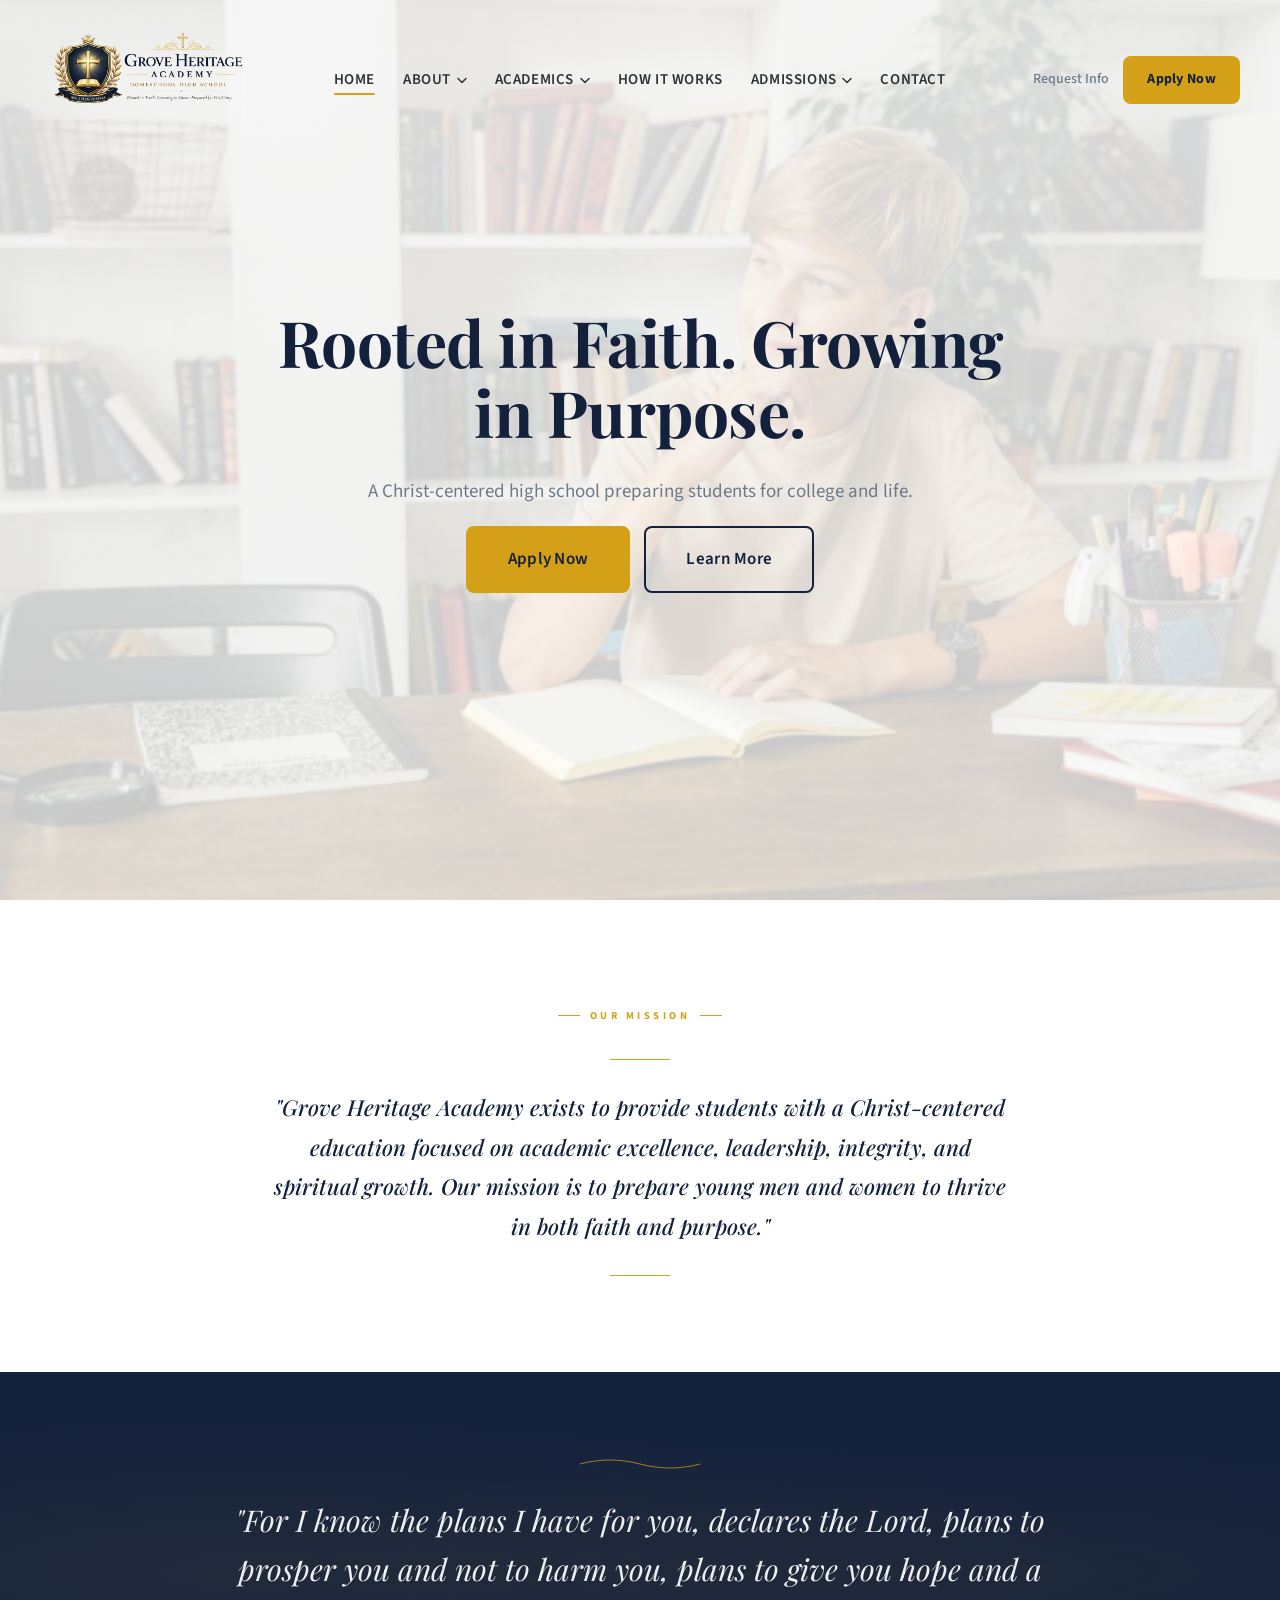
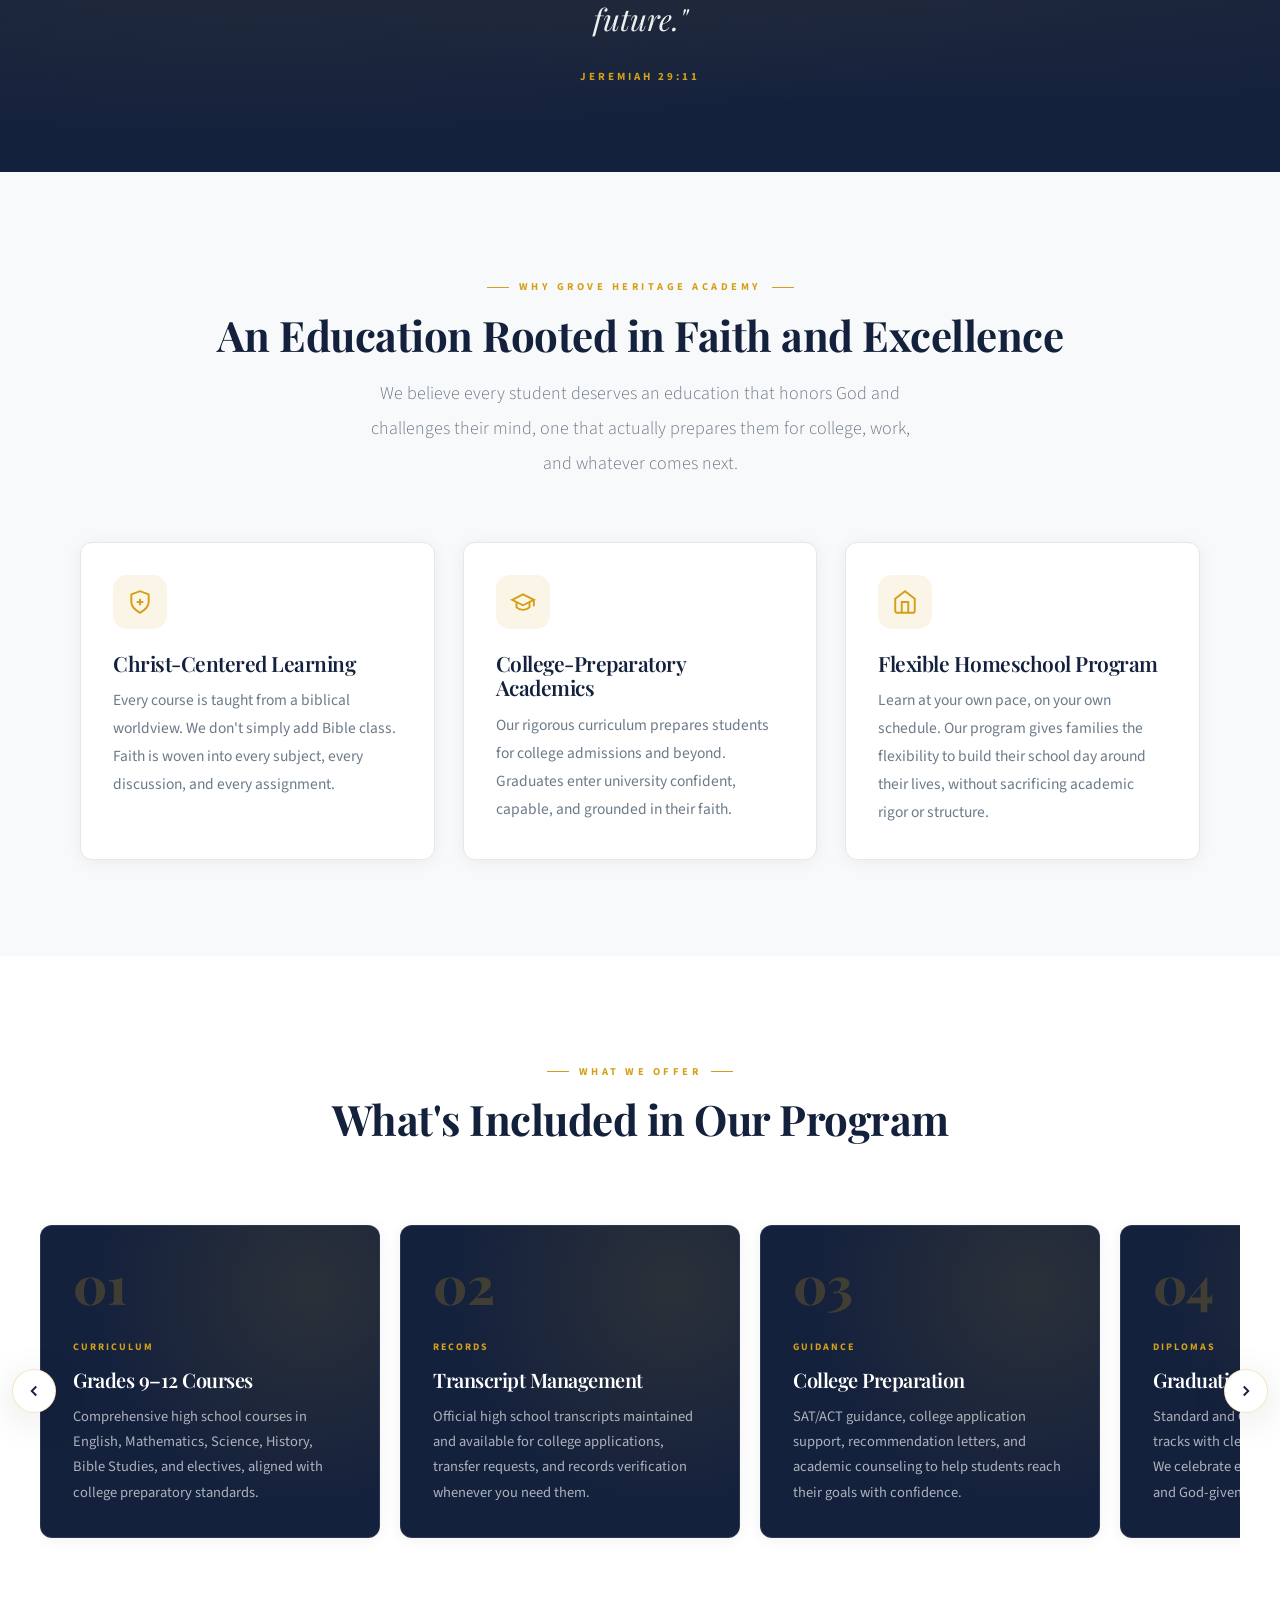
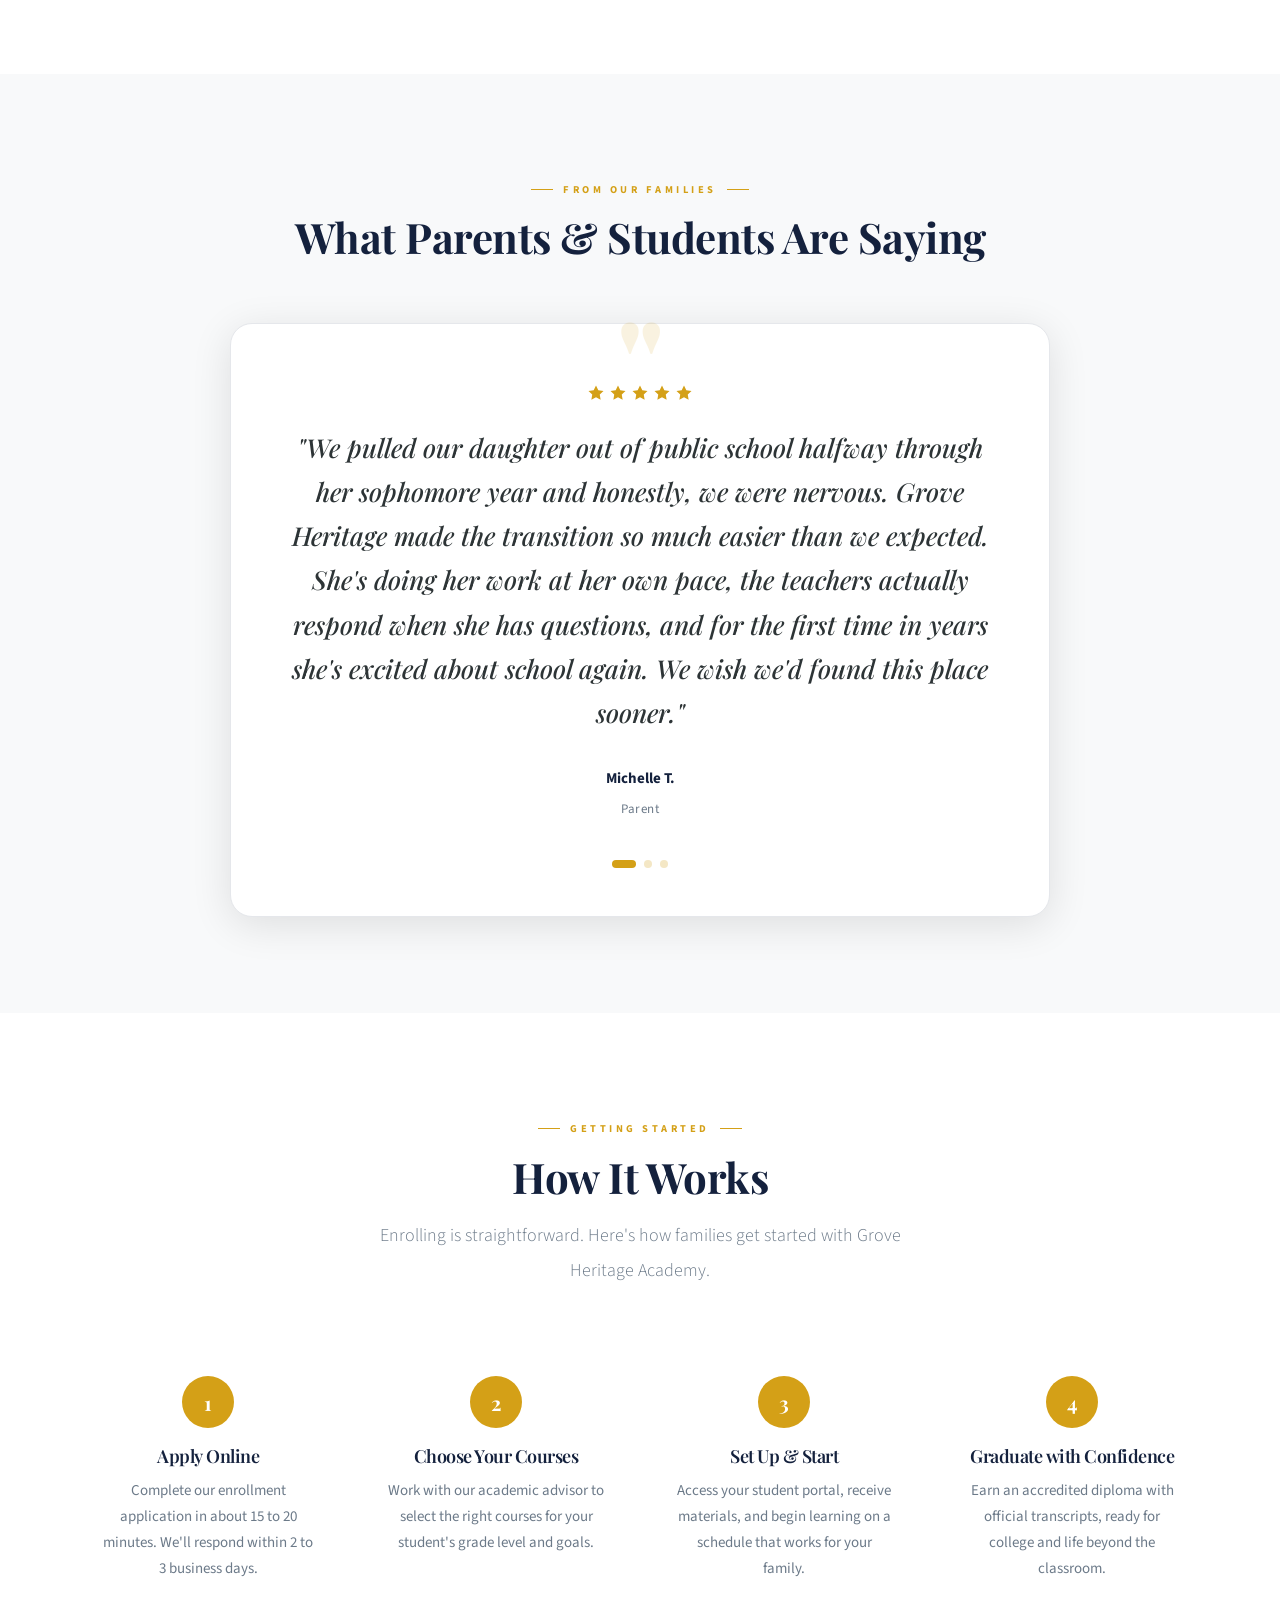
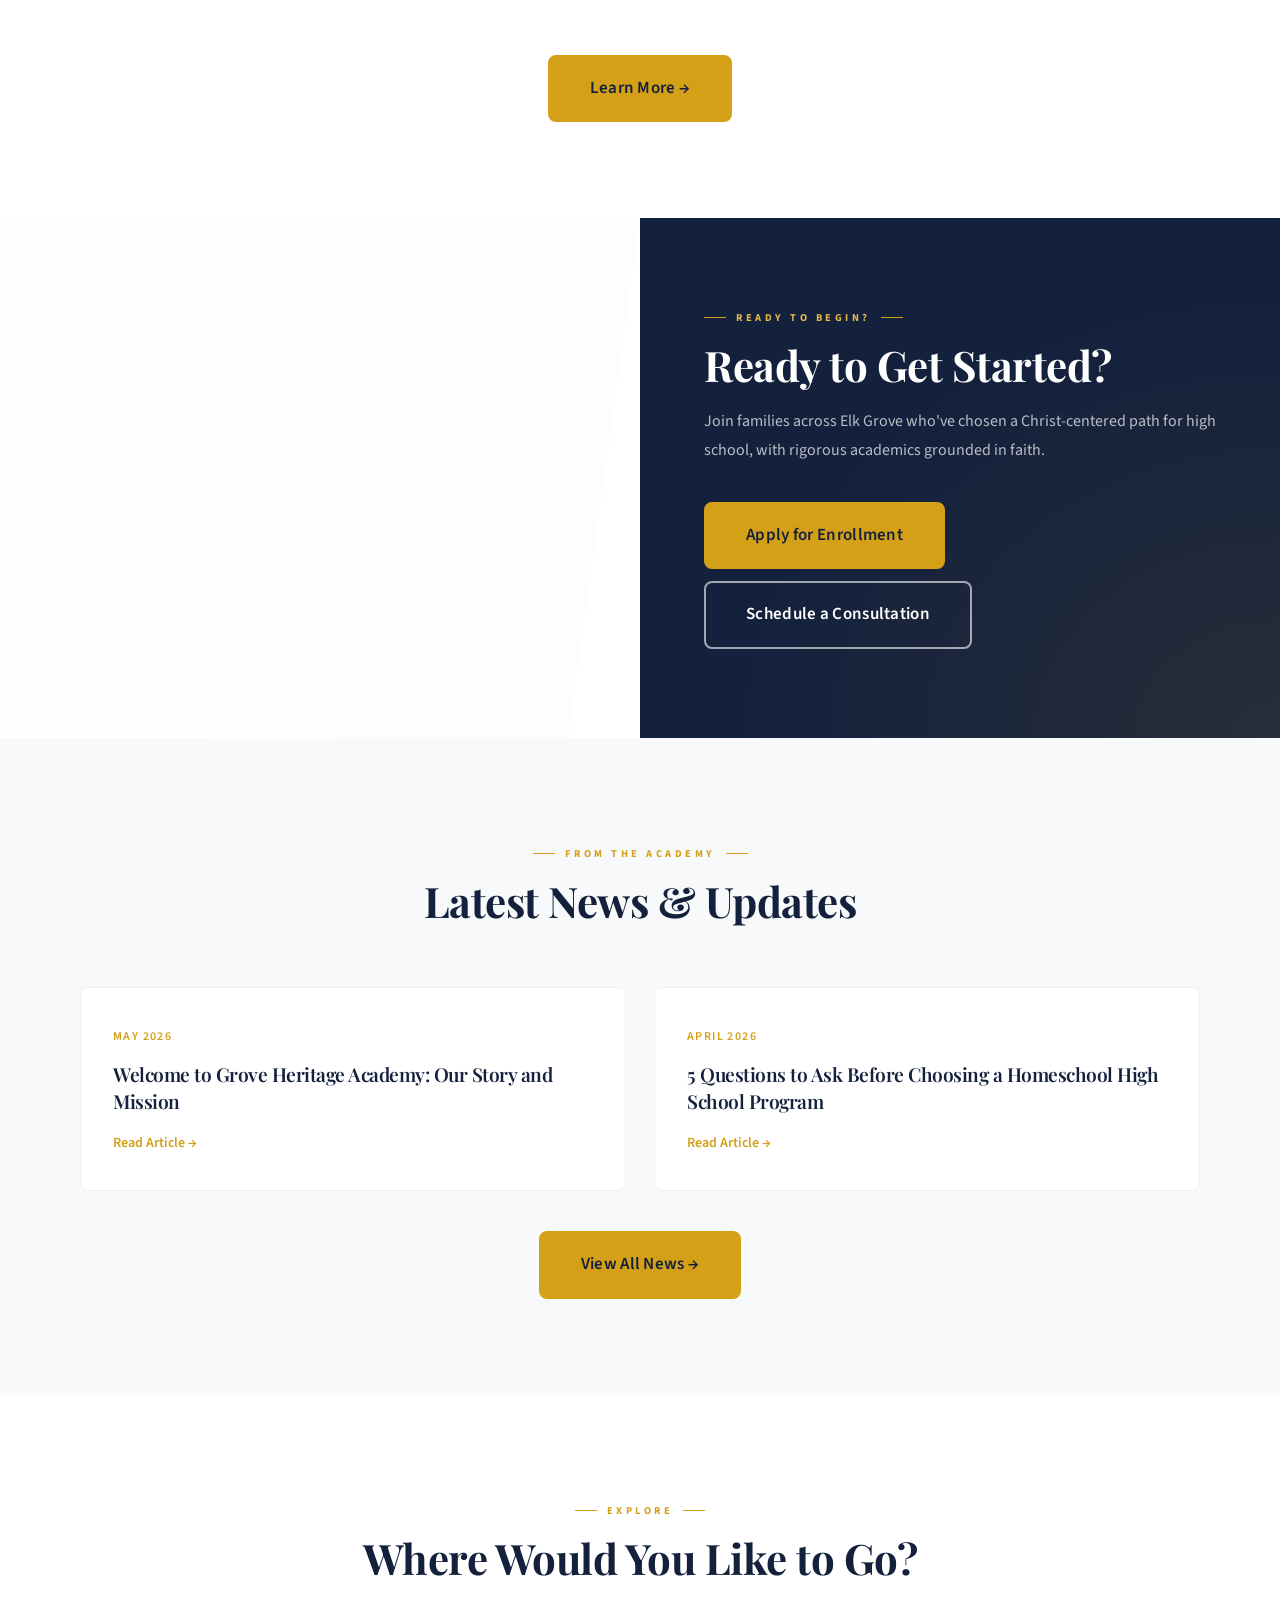
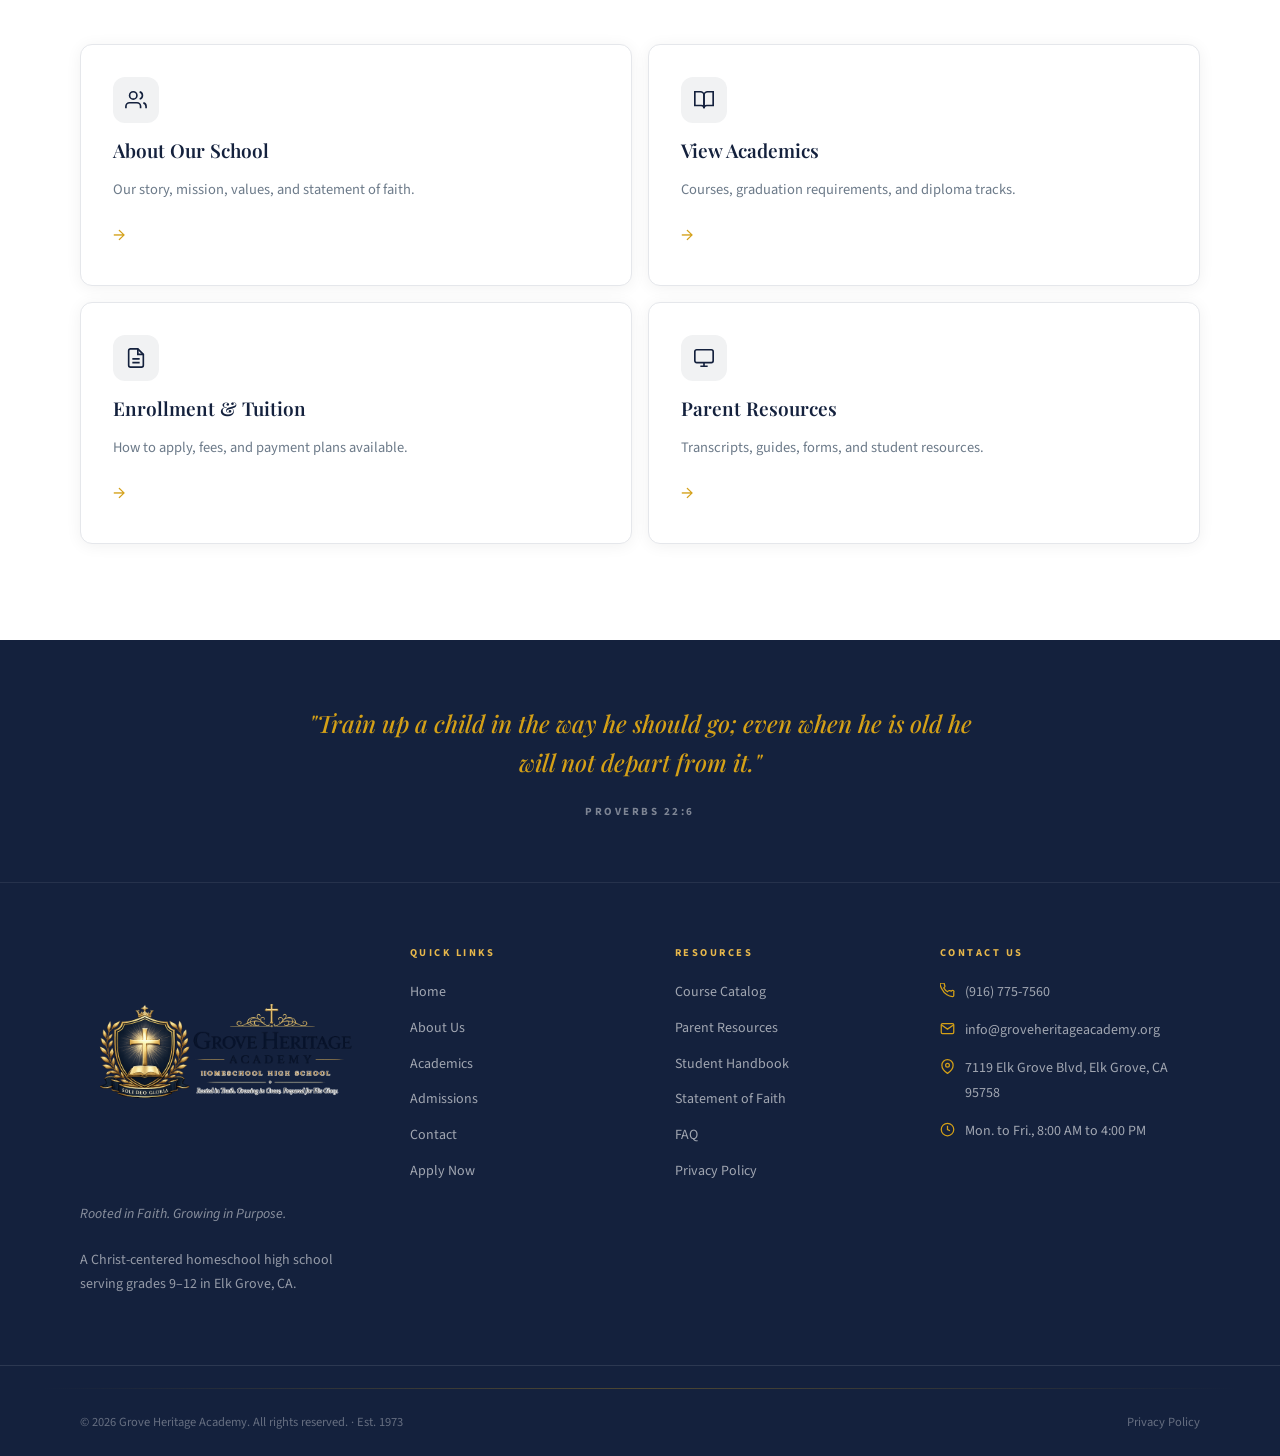
<file: index.html>
<!DOCTYPE html>
<html lang="en">
<head>
  <meta charset="UTF-8" />
  <meta name="viewport" content="width=device-width, initial-scale=1.0" />
  <title>Grove Heritage Academy | Christian Homeschool High School | Grades 9–12</title>
  <meta name="description" content="Grove Heritage Academy is a Christ-centered homeschool high school program serving grades 9–12. Faith-based, college-preparatory education from home." />
  <meta property="og:title" content="Grove Heritage Academy | Christian Homeschool High School" />
  <meta property="og:description" content="A Christ-centered homeschool high school program preparing students for college, career, and a life built on faith. Rooted in Faith. Growing in Purpose." />
  <meta property="og:type" content="website" />
  <meta property="og:image" content="social-share.png" />
  <link rel="icon" href="favicon.ico" /><link rel="apple-touch-icon" href="apple-touch-icon.png" />
  <link rel="preconnect" href="https://fonts.googleapis.com" />
  <link rel="preconnect" href="https://fonts.gstatic.com" crossorigin />
  <link href="https://fonts.googleapis.com/css2?family=DM+Serif+Display:ital@0;1&family=Playfair+Display:ital,wght@0,400;0,500;0,600;0,700;0,800;1,400;1,500;1,600&family=Source+Sans+3:wght@300;400;500;600;700&display=swap" rel="stylesheet" />
  <link rel="stylesheet" href="styles.css" />
  <script type="application/ld+json">
  {
    "@context": "https://schema.org",
    "@type": "EducationalOrganization",
    "name": "Grove Heritage Academy",
    "telephone": "(916) 775-7560",
    "email": "info@groveheritageacademy.org",
    "address": {
      "@type": "PostalAddress",
      "streetAddress": "7119 Elk Grove Blvd",
      "addressLocality": "Elk Grove",
      "addressRegion": "CA",
      "postalCode": "95758"
    },
    "url": "https://groveheritageacademy.org",
    "foundingDate": "1973",
    "slogan": "Rooted in Faith. Growing in Purpose."
  }
  </script>
</head>
<body>

<!-- Page Load Overlay -->
<div id="page-overlay" class="page-overlay" aria-hidden="true"></div>

<!-- Navbar -->
<nav class="navbar" id="navbar" data-hero-mode="true" role="navigation" aria-label="Main navigation">
  <div class="container navbar-inner">

    <a href="index.html" class="nav-logo" aria-label="Grove Heritage Academy home">
      <img src="Logo.PNG" alt="Grove Heritage Academy" class="nav-logo-img" />
    </a>

    <ul class="nav-links" role="list">
      <li><a href="index.html">Home</a></li>
      <li class="has-dropdown"><a href="about.html">About <svg class="nav-chevron" viewBox="0 0 10 6" fill="none"><path d="M1 1l4 4 4-4" stroke="currentColor" stroke-width="1.5" stroke-linecap="round" stroke-linejoin="round"/></svg></a><ul class="nav-dropdown"><li><a href="about.html">Our Story</a></li><li><a href="team.html">Our Team</a></li><li><a href="about.html#student-life">Student Life</a></li><li><a href="about.html#statement-of-faith">Statement of Faith</a></li></ul></li>
      <li class="has-dropdown"><a href="academics.html">Academics <svg class="nav-chevron" viewBox="0 0 10 6" fill="none"><path d="M1 1l4 4 4-4" stroke="currentColor" stroke-width="1.5" stroke-linecap="round" stroke-linejoin="round"/></svg></a><ul class="nav-dropdown"><li><a href="academics.html">Overview</a></li><li><a href="courses.html">Course Catalog</a></li><li><a href="academics.html#diplomas">Graduation Requirements</a></li><li><a href="howitworks.html">How It Works</a></li></ul></li>
      <li><a href="howitworks.html">How It Works</a></li>
      <li class="has-dropdown"><a href="admissions.html">Admissions <svg class="nav-chevron" viewBox="0 0 10 6" fill="none"><path d="M1 1l4 4 4-4" stroke="currentColor" stroke-width="1.5" stroke-linecap="round" stroke-linejoin="round"/></svg></a><ul class="nav-dropdown"><li><a href="admissions.html">How to Apply</a></li><li><a href="admissions.html#tuition">Tuition &amp; Fees</a></li></ul></li>
      <li><a href="contact.html">Contact</a></li>
    </ul>

    <div class="nav-actions">
      <a href="contact.html#inquiry" class="nav-info-link">Request Info</a>
      <a href="apply.html" class="btn btn-primary btn-sm nav-apply-btn">Apply Now</a>
    </div>

    <button class="hamburger" id="hamburger" aria-label="Toggle menu" aria-expanded="false">
      <span></span><span></span><span></span>
    </button>
  </div>
</nav>

<!-- Mobile Menu -->
<div class="mobile-menu" id="mobile-menu" role="dialog" aria-label="Navigation menu">
  <nav>
    <a href="index.html">Home</a>
    <a href="about.html">About</a>
    <a href="team.html">Our Team</a>
    <a href="academics.html">Academics</a>
    <a href="courses.html">Courses</a>
    <a href="howitworks.html">How It Works</a>
    <a href="admissions.html">Admissions</a>
    <a href="resources.html">Resources</a>
    <a href="handbook.html">Handbook</a>
    <a href="calendar.html">Calendar</a>
    <a href="news.html">News</a>
    <a href="contact.html">Contact</a>
  </nav>
  <div class="mobile-menu-apply">
    <a href="apply.html" class="btn btn-primary">Apply Now</a>
  </div>
  <button class="mobile-close" id="mobile-close" aria-label="Close menu">
    <svg viewBox="0 0 24 24" fill="none" stroke="currentColor" stroke-width="2.5"><line x1="18" y1="6" x2="6" y2="18"/><line x1="6" y1="6" x2="18" y2="18"/></svg>
  </button>
</div>

<!-- Hero -->
<section class="hero-home" id="hero" aria-label="Homepage hero">
  <div class="hero-bg" id="hero-bg" role="img" aria-label="Student studying with faith and purpose"></div>
  <div class="hero-overlay"></div>
  <div class="hero-content-wrap">
    <div class="hero-content">
      <h1 class="hero-h1">Rooted in Faith. Growing in Purpose.</h1>
      <p class="hero-subtitle">A Christ-centered high school preparing students for college and life.</p>
      <div class="hero-buttons">
        <a href="apply.html" class="btn btn-primary btn-lg">Apply Now</a>
        <a href="about.html" class="btn btn-outline-light btn-lg">Learn More</a>
      </div>
    </div>
  </div>
</section>

<!-- Our Mission -->
<section class="section bg-white" id="mission">
  <div class="container" style="text-align:center;">
    <span class="section-label fade-up">Our Mission</span>
    <div style="width:60px;height:1px;background:#D4A017;margin:20px auto 28px;" aria-hidden="true"></div>
    <p class="fade-up" style="font-family:'Playfair Display',Georgia,serif;font-size:22px;font-style:italic;color:#14213D;line-height:1.8;max-width:750px;margin:0 auto;font-weight:500;">"Grove Heritage Academy exists to provide students with a Christ-centered education focused on academic excellence, leadership, integrity, and spiritual growth. Our mission is to prepare young men and women to thrive in both faith and purpose."</p>
    <div style="width:60px;height:1px;background:#D4A017;margin:28px auto 0;" aria-hidden="true"></div>
  </div>
</section>

<!-- Scripture Banner -->
<section class="scripture-banner" aria-label="Scripture verse">
  <div class="scripture-bg-texture" aria-hidden="true"></div>
  <div class="scripture-flourish" aria-hidden="true">
    <svg width="120" height="24" viewBox="0 0 120 24">
      <path d="M 0 12 Q 30 4 60 12 Q 90 20 120 12" stroke-width="1.2"/>
    </svg>
  </div>
  <div class="container">
    <blockquote>"For I know the plans I have for you, declares the Lord, plans to prosper you and not to harm you, plans to give you hope and a future."</blockquote>
    <cite>Jeremiah 29:11</cite>
  </div>
</section>

<!-- Why Choose Us -->
<section class="section bg-cream texture-cream" id="why">
  <div class="container">
    <div class="section-header centered fade-up">
      <span class="section-label">Why Grove Heritage Academy</span>
      <h2>An Education Rooted in Faith and Excellence</h2>
      <p class="lead" style="max-width:560px;margin:16px auto 0">We believe every student deserves an education that honors God and challenges their mind, one that actually prepares them for college, work, and whatever comes next.</p>
    </div>
    <div class="why-stagger">
      <div class="why-card fade-up">
        <div class="why-card-icon" aria-hidden="true">
          <svg viewBox="0 0 24 24" fill="none" stroke="currentColor" stroke-width="1.8"><path d="M12 22s8-4 8-10V5l-8-3-8 3v7c0 6 8 10 8 10z"/><line x1="12" y1="9" x2="12" y2="15"/><line x1="9" y1="12" x2="15" y2="12"/></svg>
        </div>
        <h3>Christ-Centered Learning</h3>
        <p>Every course is taught from a biblical worldview. We don't simply add Bible class. Faith is woven into every subject, every discussion, and every assignment.</p>
      </div>
      <div class="why-card fade-up">
        <div class="why-card-icon" aria-hidden="true">
          <svg viewBox="0 0 24 24" fill="none" stroke="currentColor" stroke-width="1.8"><path d="M22 10v6M2 10l10-5 10 5-10 5z"/><path d="M6 12v5c3 3 9 3 12 0v-5"/></svg>
        </div>
        <h3>College-Preparatory Academics</h3>
        <p>Our rigorous curriculum prepares students for college admissions and beyond. Graduates enter university confident, capable, and grounded in their faith.</p>
      </div>
      <div class="why-card fade-up">
        <div class="why-card-icon" aria-hidden="true">
          <svg viewBox="0 0 24 24" fill="none" stroke="currentColor" stroke-width="1.8"><path d="M3 9l9-7 9 7v11a2 2 0 01-2 2H5a2 2 0 01-2-2z"/><path d="M9 22V12h6v10"/></svg>
        </div>
        <h3>Flexible Homeschool Program</h3>
        <p>Learn at your own pace, on your own schedule. Our program gives families the flexibility to build their school day around their lives, without sacrificing academic rigor or structure.</p>
      </div>
    </div>
  </div>
</section>

<!-- Program Highlights - Horizontal Scroll -->
<section class="section bg-white" id="highlights">
  <div class="container">
    <div class="section-header centered fade-up">
      <span class="section-label">What We Offer</span>
      <h2>What's Included in Our Program</h2>
    </div>
  </div>
  <div class="highlights-outer">
    <div class="highlights-scroll-wrap">
      <button class="scroll-arrow scroll-arrow--left" id="hl-prev" aria-label="Scroll left">
        <svg viewBox="0 0 24 24" fill="none" stroke="currentColor" stroke-width="2.5"><polyline points="15 18 9 12 15 6"/></svg>
      </button>
      <div class="highlights-scroll" id="highlights-track" role="list">
        <div class="highlight-card-h" role="listitem">
          <div class="highlight-num">01</div>
          <span class="hl-tag">Curriculum</span>
          <h3>Grades 9–12 Courses</h3>
          <p>Comprehensive high school courses in English, Mathematics, Science, History, Bible Studies, and electives, aligned with college preparatory standards.</p>
        </div>
        <div class="highlight-card-h" role="listitem">
          <div class="highlight-num">02</div>
          <span class="hl-tag">Records</span>
          <h3>Transcript Management</h3>
          <p>Official high school transcripts maintained and available for college applications, transfer requests, and records verification whenever you need them.</p>
        </div>
        <div class="highlight-card-h" role="listitem">
          <div class="highlight-num">03</div>
          <span class="hl-tag">Guidance</span>
          <h3>College Preparation</h3>
          <p>SAT/ACT guidance, college application support, recommendation letters, and academic counseling to help students reach their goals with confidence.</p>
        </div>
        <div class="highlight-card-h" role="listitem">
          <div class="highlight-num">04</div>
          <span class="hl-tag">Diplomas</span>
          <h3>Graduation Pathways</h3>
          <p>Standard and College Preparatory diploma tracks with clear graduation requirements. We celebrate every graduate's achievement and God-given potential.</p>
        </div>
        <div class="highlight-card-h" role="listitem">
          <div class="highlight-num">05</div>
          <span class="hl-tag">Community</span>
          <h3>Family Partnership</h3>
          <p>We believe education is a partnership between school and family. Parents are involved, informed, and supported every step of the way.</p>
        </div>
        <div class="highlight-card-h" role="listitem">
          <div class="highlight-num">06</div>
          <span class="hl-tag">Spiritual</span>
          <h3>Biblical Worldview</h3>
          <p>Our integrated approach to faith and learning helps students develop a coherent biblical worldview they can carry into college, career, and life.</p>
        </div>
      </div>
      <button class="scroll-arrow scroll-arrow--right" id="hl-next" aria-label="Scroll right">
        <svg viewBox="0 0 24 24" fill="none" stroke="currentColor" stroke-width="2.5"><polyline points="9 18 15 12 9 6"/></svg>
      </button>
    </div>
  </div>
</section>

<!-- Testimonials - Single Rotating -->
<section class="section bg-cream" id="testimonials">
  <div class="container">
    <div class="section-header centered fade-up">
      <span class="section-label">From Our Families</span>
      <h2>What Parents &amp; Students Are Saying</h2>
    </div>
    <div class="testimonial-single-wrap fade-up">
      <div class="testimonial-deco-quote" aria-hidden="true">"</div>
      <div class="testimonial-stars" aria-label="5 stars">
        <svg viewBox="0 0 24 24"><polygon points="12 2 15.09 8.26 22 9.27 17 14.14 18.18 21.02 12 17.77 5.82 21.02 7 14.14 2 9.27 8.91 8.26 12 2"/></svg>
        <svg viewBox="0 0 24 24"><polygon points="12 2 15.09 8.26 22 9.27 17 14.14 18.18 21.02 12 17.77 5.82 21.02 7 14.14 2 9.27 8.91 8.26 12 2"/></svg>
        <svg viewBox="0 0 24 24"><polygon points="12 2 15.09 8.26 22 9.27 17 14.14 18.18 21.02 12 17.77 5.82 21.02 7 14.14 2 9.27 8.91 8.26 12 2"/></svg>
        <svg viewBox="0 0 24 24"><polygon points="12 2 15.09 8.26 22 9.27 17 14.14 18.18 21.02 12 17.77 5.82 21.02 7 14.14 2 9.27 8.91 8.26 12 2"/></svg>
        <svg viewBox="0 0 24 24"><polygon points="12 2 15.09 8.26 22 9.27 17 14.14 18.18 21.02 12 17.77 5.82 21.02 7 14.14 2 9.27 8.91 8.26 12 2"/></svg>
      </div>
      <div class="testimonial-slides">
        <div class="testimonial-slide">
          <p class="testimonial-quote-text">"We pulled our daughter out of public school halfway through her sophomore year and honestly, we were nervous. Grove Heritage made the transition so much easier than we expected. She's doing her work at her own pace, the teachers actually respond when she has questions, and for the first time in years she's excited about school again. We wish we'd found this place sooner."</p>
          <div class="testimonial-reviewer">
            <strong>Michelle T.</strong>
            <span>Parent</span>
          </div>
        </div>
        <div class="testimonial-slide">
          <p class="testimonial-quote-text">"I'm not going to lie, it was weird at first not going to a regular school. But I actually learn more this way because I'm not just sitting in a classroom zoning out. The Bible classes are my favorite. We actually talk about real stuff, not just memorize verses. I feel way more prepared for college than my friends at public school."</p>
          <div class="testimonial-reviewer">
            <strong>Jayden R.</strong>
            <span>11th Grade Student</span>
          </div>
        </div>
        <div class="testimonial-slide">
          <p class="testimonial-quote-text">"My wife and I both work full time so we needed something flexible but still structured. Grove Heritage gives our son a real curriculum with real teachers behind it, and we can check his progress anytime. The Christian foundation was non-negotiable for us. The faith is woven into everything, not just a separate class."</p>
          <div class="testimonial-reviewer">
            <strong>David &amp; Lauren K.</strong>
            <span>Parents of a 9th Grader</span>
          </div>
        </div>
      </div>
      <div class="testimonial-dots" id="testimonial-dots" role="tablist" aria-label="Testimonial navigation"></div>
    </div>
  </div>
</section>

<!-- Mission removed from dark banner — now displayed in clean white section above hero -->

<!-- How It Works Preview -->
<section class="section bg-white" id="how-it-works-preview">
  <div class="container">
    <div class="section-header centered fade-up">
      <span class="section-label">Getting Started</span>
      <h2>How It Works</h2>
      <p class="lead" style="max-width:540px;margin:16px auto 0">Enrolling is straightforward. Here's how families get started with Grove Heritage Academy.</p>
    </div>
    <div style="display:grid;grid-template-columns:repeat(auto-fit,minmax(220px,1fr));gap:32px;margin-top:52px" class="fade-up">
      <div style="text-align:center;padding:28px 20px">
        <div style="width:52px;height:52px;border-radius:50%;background:var(--gold);color:#fff;font-family:var(--font-serif);font-size:1.25rem;font-weight:700;display:flex;align-items:center;justify-content:center;margin:0 auto 18px">1</div>
        <h3 style="font-family:var(--font-serif);font-size:1.125rem;color:var(--navy);margin-bottom:10px">Apply Online</h3>
        <p style="font-size:.9375rem;color:var(--gray);line-height:1.75">Complete our enrollment application in about 15 to 20 minutes. We'll respond within 2 to 3 business days.</p>
      </div>
      <div style="text-align:center;padding:28px 20px">
        <div style="width:52px;height:52px;border-radius:50%;background:var(--gold);color:#fff;font-family:var(--font-serif);font-size:1.25rem;font-weight:700;display:flex;align-items:center;justify-content:center;margin:0 auto 18px">2</div>
        <h3 style="font-family:var(--font-serif);font-size:1.125rem;color:var(--navy);margin-bottom:10px">Choose Your Courses</h3>
        <p style="font-size:.9375rem;color:var(--gray);line-height:1.75">Work with our academic advisor to select the right courses for your student's grade level and goals.</p>
      </div>
      <div style="text-align:center;padding:28px 20px">
        <div style="width:52px;height:52px;border-radius:50%;background:var(--gold);color:#fff;font-family:var(--font-serif);font-size:1.25rem;font-weight:700;display:flex;align-items:center;justify-content:center;margin:0 auto 18px">3</div>
        <h3 style="font-family:var(--font-serif);font-size:1.125rem;color:var(--navy);margin-bottom:10px">Set Up &amp; Start</h3>
        <p style="font-size:.9375rem;color:var(--gray);line-height:1.75">Access your student portal, receive materials, and begin learning on a schedule that works for your family.</p>
      </div>
      <div style="text-align:center;padding:28px 20px">
        <div style="width:52px;height:52px;border-radius:50%;background:var(--gold);color:#fff;font-family:var(--font-serif);font-size:1.25rem;font-weight:700;display:flex;align-items:center;justify-content:center;margin:0 auto 18px">4</div>
        <h3 style="font-family:var(--font-serif);font-size:1.125rem;color:var(--navy);margin-bottom:10px">Graduate with Confidence</h3>
        <p style="font-size:.9375rem;color:var(--gray);line-height:1.75">Earn an accredited diploma with official transcripts, ready for college and life beyond the classroom.</p>
      </div>
    </div>
    <div style="text-align:center;margin-top:44px" class="fade-up">
      <a href="howitworks.html" class="btn btn-primary btn-lg">Learn More →</a>
    </div>
  </div>
</section>

<!-- CTA Split -->
<section class="cta-split" aria-label="Enrollment call to action">
  <div class="cta-split-image" role="img" aria-label="Students in a graduation ceremony"></div>
  <div class="cta-split-content">
    <span class="section-label" style="color:var(--gold-light)">Ready to Begin?</span>
    <h2>Ready to Get Started?</h2>
    <p>Join families across Elk Grove who've chosen a Christ-centered path for high school, with rigorous academics grounded in faith.</p>
    <div class="cta-split-btns">
      <a href="apply.html" class="btn btn-gold btn-lg">Apply for Enrollment</a>
      <a href="contact.html" class="btn btn-outline-white btn-lg">Schedule a Consultation</a>
    </div>
  </div>
</section>

<!-- Latest News -->
<section class="section bg-cream texture-cream" id="latest-news">
  <div class="container">
    <div class="section-header centered fade-up">
      <span class="section-label">From the Academy</span>
      <h2>Latest News &amp; Updates</h2>
    </div>
    <div style="display:grid;grid-template-columns:repeat(auto-fit,minmax(300px,1fr));gap:28px;margin-top:44px" class="fade-up">
      <a href="news.html" style="display:block;background:var(--white);border:1px solid var(--border-light);border-radius:var(--radius);padding:32px;text-decoration:none;transition:box-shadow 0.22s var(--ease),transform 0.22s var(--ease)" onmouseover="this.style.boxShadow='0 8px 36px rgba(0,0,0,0.1)';this.style.transform='translateY(-3px)'" onmouseout="this.style.boxShadow='none';this.style.transform='none'">
        <span style="font-size:.75rem;letter-spacing:1.4px;text-transform:uppercase;color:var(--gold);font-weight:600;font-family:var(--font-sans)">May 2026</span>
        <h3 style="font-family:var(--font-serif);font-size:1.2rem;color:var(--navy);margin:10px 0 12px;line-height:1.4">Welcome to Grove Heritage Academy: Our Story and Mission</h3>
        <span style="font-size:.875rem;color:var(--gold);font-weight:600">Read Article →</span>
      </a>
      <a href="news.html" style="display:block;background:var(--white);border:1px solid var(--border-light);border-radius:var(--radius);padding:32px;text-decoration:none;transition:box-shadow 0.22s var(--ease),transform 0.22s var(--ease)" onmouseover="this.style.boxShadow='0 8px 36px rgba(0,0,0,0.1)';this.style.transform='translateY(-3px)'" onmouseout="this.style.boxShadow='none';this.style.transform='none'">
        <span style="font-size:.75rem;letter-spacing:1.4px;text-transform:uppercase;color:var(--gold);font-weight:600;font-family:var(--font-sans)">April 2026</span>
        <h3 style="font-family:var(--font-serif);font-size:1.2rem;color:var(--navy);margin:10px 0 12px;line-height:1.4">5 Questions to Ask Before Choosing a Homeschool High School Program</h3>
        <span style="font-size:.875rem;color:var(--gold);font-weight:600">Read Article →</span>
      </a>
    </div>
    <div style="text-align:center;margin-top:40px" class="fade-up">
      <a href="news.html" class="btn btn-primary btn-lg">View All News →</a>
    </div>
  </div>
</section>

<!-- Quick Links Tiles -->
<section class="section bg-white texture-cream">
  <div class="container">
    <div class="section-header centered fade-up">
      <span class="section-label">Explore</span>
      <h2>Where Would You Like to Go?</h2>
    </div>
    <div class="quick-links-grid">
      <a href="about.html" class="quick-tile fade-up">
        <div class="quick-tile-icon" aria-hidden="true">
          <svg viewBox="0 0 24 24" fill="none" stroke="currentColor" stroke-width="1.8"><path d="M17 21v-2a4 4 0 00-4-4H5a4 4 0 00-4 4v2"/><circle cx="9" cy="7" r="4"/><path d="M23 21v-2a4 4 0 00-3-3.87M16 3.13a4 4 0 010 7.75"/></svg>
        </div>
        <span class="quick-tile-title">About Our School</span>
        <span class="quick-tile-desc">Our story, mission, values, and statement of faith.</span>
        <span class="quick-tile-arrow">→</span>
      </a>
      <a href="academics.html" class="quick-tile fade-up">
        <div class="quick-tile-icon" aria-hidden="true">
          <svg viewBox="0 0 24 24" fill="none" stroke="currentColor" stroke-width="1.8"><path d="M2 3h6a4 4 0 014 4v14a3 3 0 00-3-3H2z"/><path d="M22 3h-6a4 4 0 00-4 4v14a3 3 0 013-3h7z"/></svg>
        </div>
        <span class="quick-tile-title">View Academics</span>
        <span class="quick-tile-desc">Courses, graduation requirements, and diploma tracks.</span>
        <span class="quick-tile-arrow">→</span>
      </a>
      <a href="admissions.html" class="quick-tile fade-up">
        <div class="quick-tile-icon" aria-hidden="true">
          <svg viewBox="0 0 24 24" fill="none" stroke="currentColor" stroke-width="1.8"><path d="M14 2H6a2 2 0 00-2 2v16a2 2 0 002 2h12a2 2 0 002-2V8z"/><polyline points="14 2 14 8 20 8"/><line x1="16" y1="13" x2="8" y2="13"/><line x1="16" y1="17" x2="8" y2="17"/></svg>
        </div>
        <span class="quick-tile-title">Enrollment &amp; Tuition</span>
        <span class="quick-tile-desc">How to apply, fees, and payment plans available.</span>
        <span class="quick-tile-arrow">→</span>
      </a>
      <a href="resources.html" class="quick-tile fade-up">
        <div class="quick-tile-icon" aria-hidden="true">
          <svg viewBox="0 0 24 24" fill="none" stroke="currentColor" stroke-width="1.8"><rect x="2" y="3" width="20" height="14" rx="2"/><line x1="8" y1="21" x2="16" y2="21"/><line x1="12" y1="17" x2="12" y2="21"/></svg>
        </div>
        <span class="quick-tile-title">Parent Resources</span>
        <span class="quick-tile-desc">Transcripts, guides, forms, and student resources.</span>
        <span class="quick-tile-arrow">→</span>
      </a>
    </div>
  </div>
</section>

<!-- Footer -->
<footer class="footer" role="contentinfo">
  <div class="footer-scripture-top">
    <blockquote>"Train up a child in the way he should go; even when he is old he will not depart from it."</blockquote>
    <cite>Proverbs 22:6</cite>
  </div>
  <div class="footer-main">
    <div class="container footer-grid">
      <div>
        <div class="footer-logo">
          <img src="Logo.PNG" alt="Grove Heritage Academy" class="footer-logo-img" />
        </div>
        <p class="footer-tagline">Rooted in Faith. Growing in Purpose.</p>
        <p class="footer-mission">A Christ-centered homeschool high school serving grades 9–12 in Elk Grove, CA.</p>
      </div>
      <div>
        <h4 class="footer-heading">Quick Links</h4>
        <ul class="footer-links">
          <li><a href="index.html">Home</a></li>
          <li><a href="about.html">About Us</a></li>
          <li><a href="academics.html">Academics</a></li>
          <li><a href="admissions.html">Admissions</a></li>
          <li><a href="contact.html">Contact</a></li>
          <li><a href="apply.html">Apply Now</a></li>
        </ul>
      </div>
      <div>
        <h4 class="footer-heading">Resources</h4>
        <ul class="footer-links">
          <li><a href="courses.html">Course Catalog</a></li>
          <li><a href="resources.html">Parent Resources</a></li>
          <li><a href="handbook.html">Student Handbook</a></li>
          <li><a href="about.html#statement-of-faith">Statement of Faith</a></li>
          <li><a href="faq.html">FAQ</a></li>
          <li><a href="privacy.html">Privacy Policy</a></li>
        </ul>
      </div>
      <div>
        <h4 class="footer-heading">Contact Us</h4>
        <div class="footer-contact">
          <div class="footer-contact-item">
            <svg viewBox="0 0 24 24" fill="none" stroke="currentColor" stroke-width="2" aria-hidden="true"><path d="M22 16.92v3a2 2 0 01-2.18 2 19.79 19.79 0 01-8.63-3.07A19.5 19.5 0 013.07 9.76a19.79 19.79 0 01-3.07-8.68A2 2 0 012 0h3a2 2 0 012 1.72 12.84 12.84 0 00.7 2.81 2 2 0 01-.45 2.11L6.09 7.91a16 16 0 006 6l1.27-1.27a2 2 0 012.11-.45 12.84 12.84 0 002.81.7A2 2 0 0122 14.92z"/></svg>
            <span><a href="tel:+19167757560">(916) 775-7560</a></span>
          </div>
          <div class="footer-contact-item">
            <svg viewBox="0 0 24 24" fill="none" stroke="currentColor" stroke-width="2" aria-hidden="true"><path d="M4 4h16c1.1 0 2 .9 2 2v12c0 1.1-.9 2-2 2H4c-1.1 0-2-.9-2-2V6c0-1.1.9-2 2-2z"/><polyline points="22,6 12,13 2,6"/></svg>
            <span><a href="mailto:info@groveheritageacademy.org">info@groveheritageacademy.org</a></span>
          </div>
          <div class="footer-contact-item">
            <svg viewBox="0 0 24 24" fill="none" stroke="currentColor" stroke-width="2" aria-hidden="true"><path d="M21 10c0 7-9 13-9 13s-9-6-9-13a9 9 0 0118 0z"/><circle cx="12" cy="10" r="3"/></svg>
            <span><a href="https://www.google.com/maps/dir/?api=1&destination=7119+Elk+Grove+Blvd+Elk+Grove+CA+95758" target="_blank" rel="noopener">7119 Elk Grove Blvd, Elk Grove, CA 95758</a></span>
          </div>
          <div class="footer-contact-item">
            <svg viewBox="0 0 24 24" fill="none" stroke="currentColor" stroke-width="2" aria-hidden="true"><circle cx="12" cy="12" r="10"/><polyline points="12 6 12 12 16 14"/></svg>
            <span>Mon. to Fri., 8:00 AM to 4:00 PM</span>
          </div>
        </div>
      </div>
    </div>
  </div>
  <div class="footer-bottom">
    <div class="footer-gold-line container"></div>
    <div class="footer-bottom-inner">
      <span>© 2026 Grove Heritage Academy. All rights reserved. · Est. 1973</span>
      <div class="footer-bottom-links"><a href="privacy.html">Privacy Policy</a></div>
    </div>
  </div>
</footer>

<script src="script.js"></script>
</body>
</html>
</file>
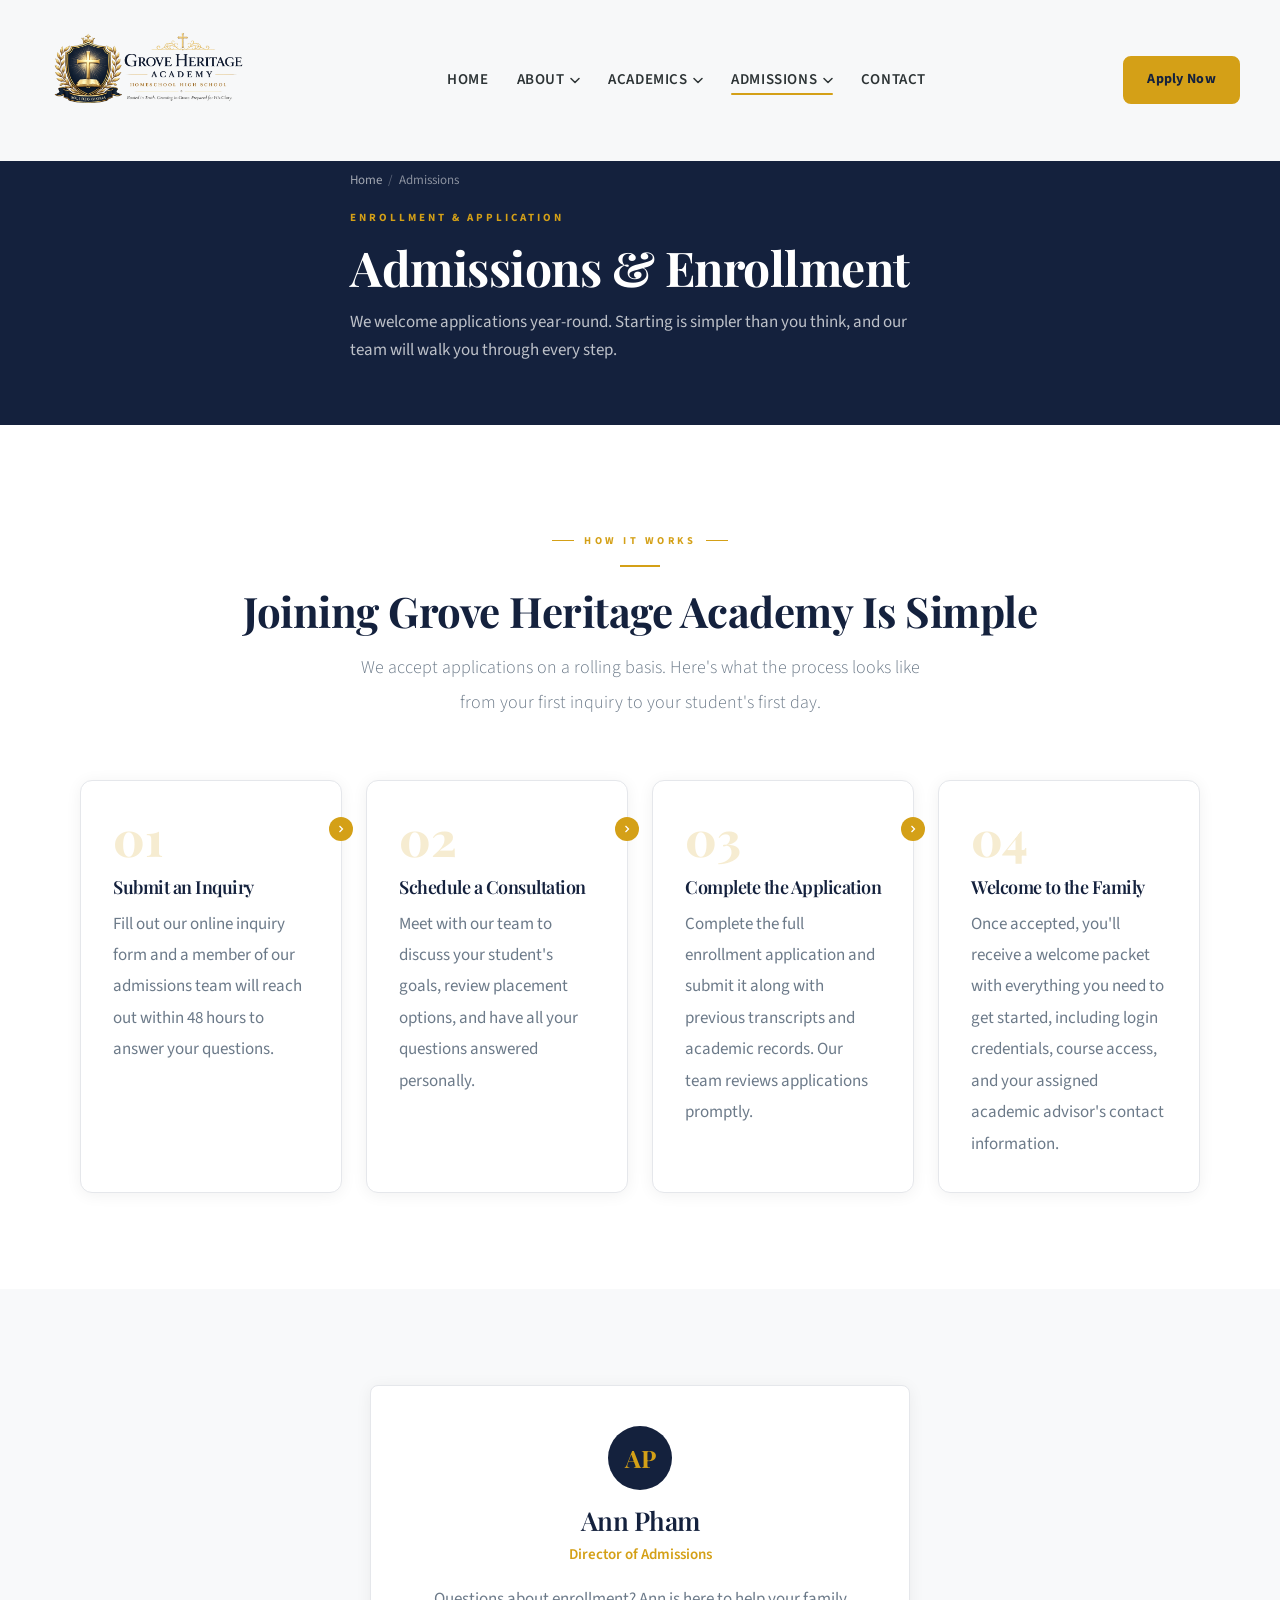
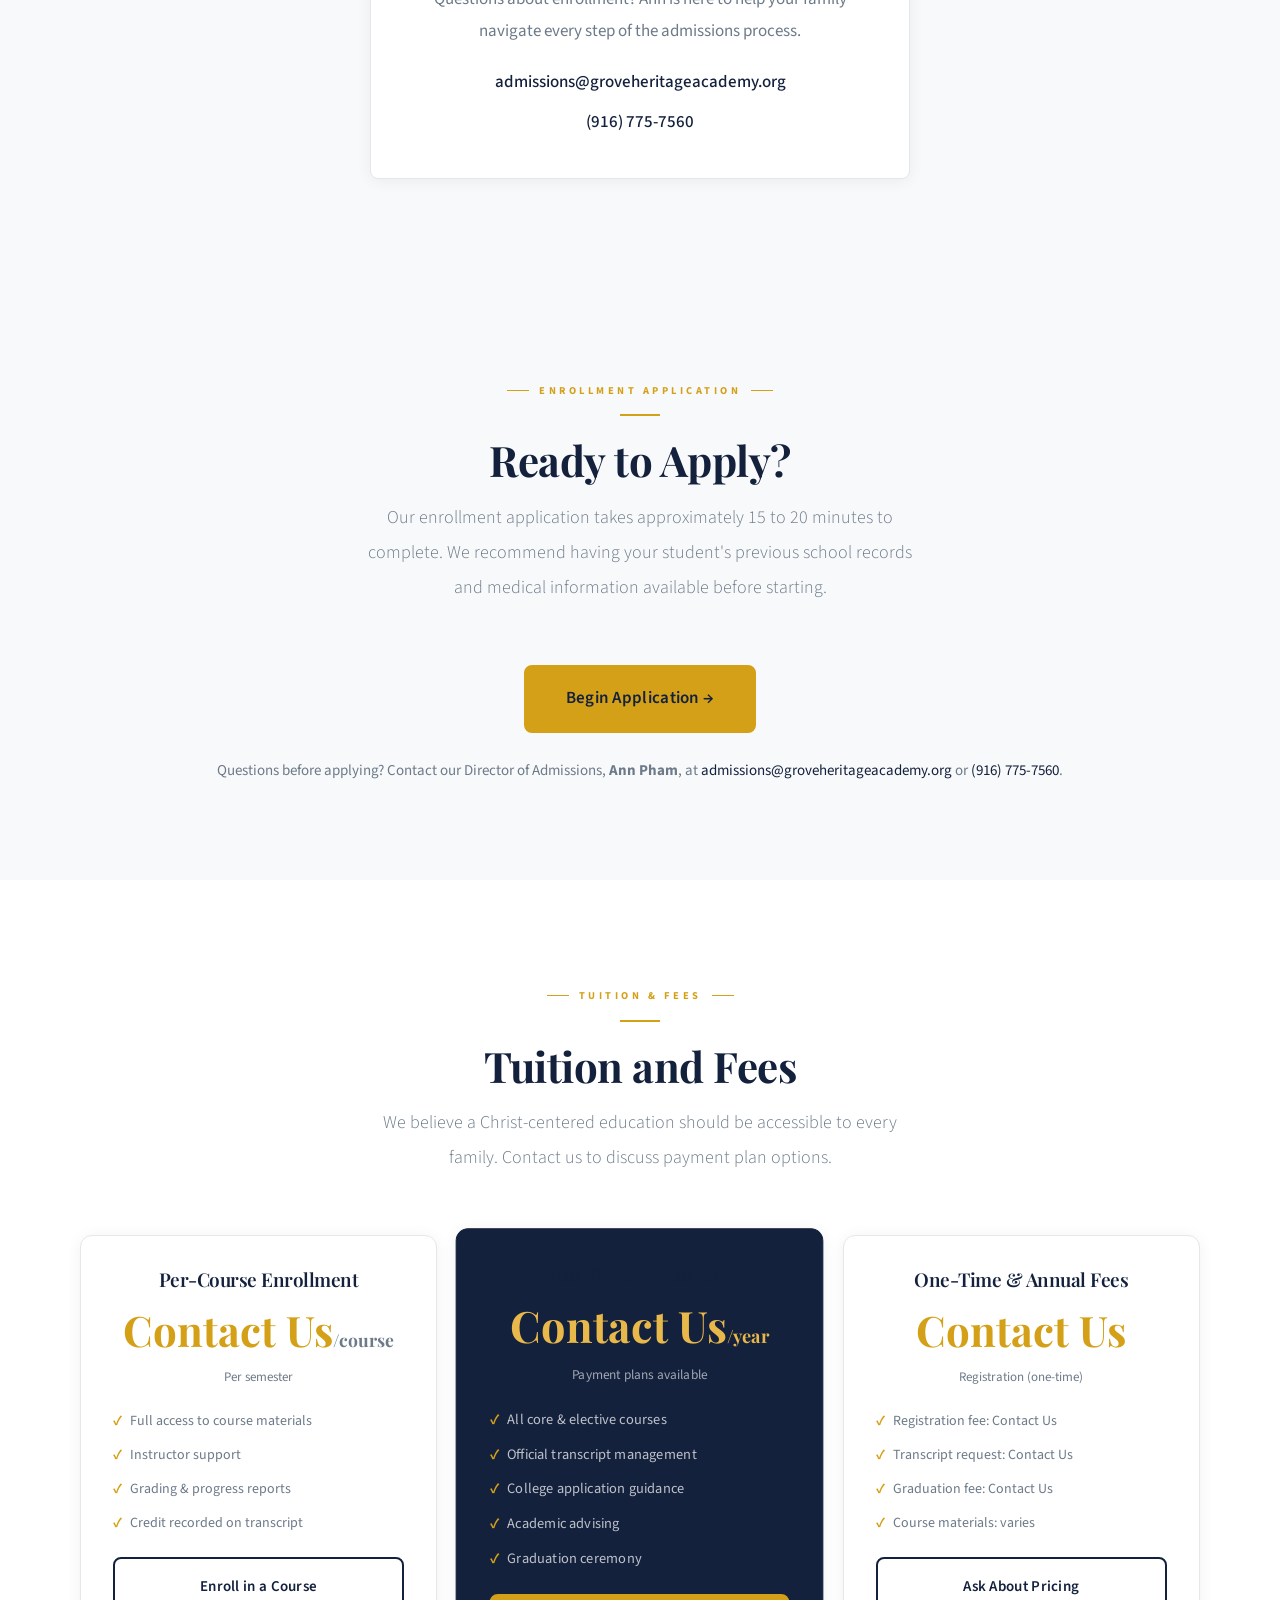
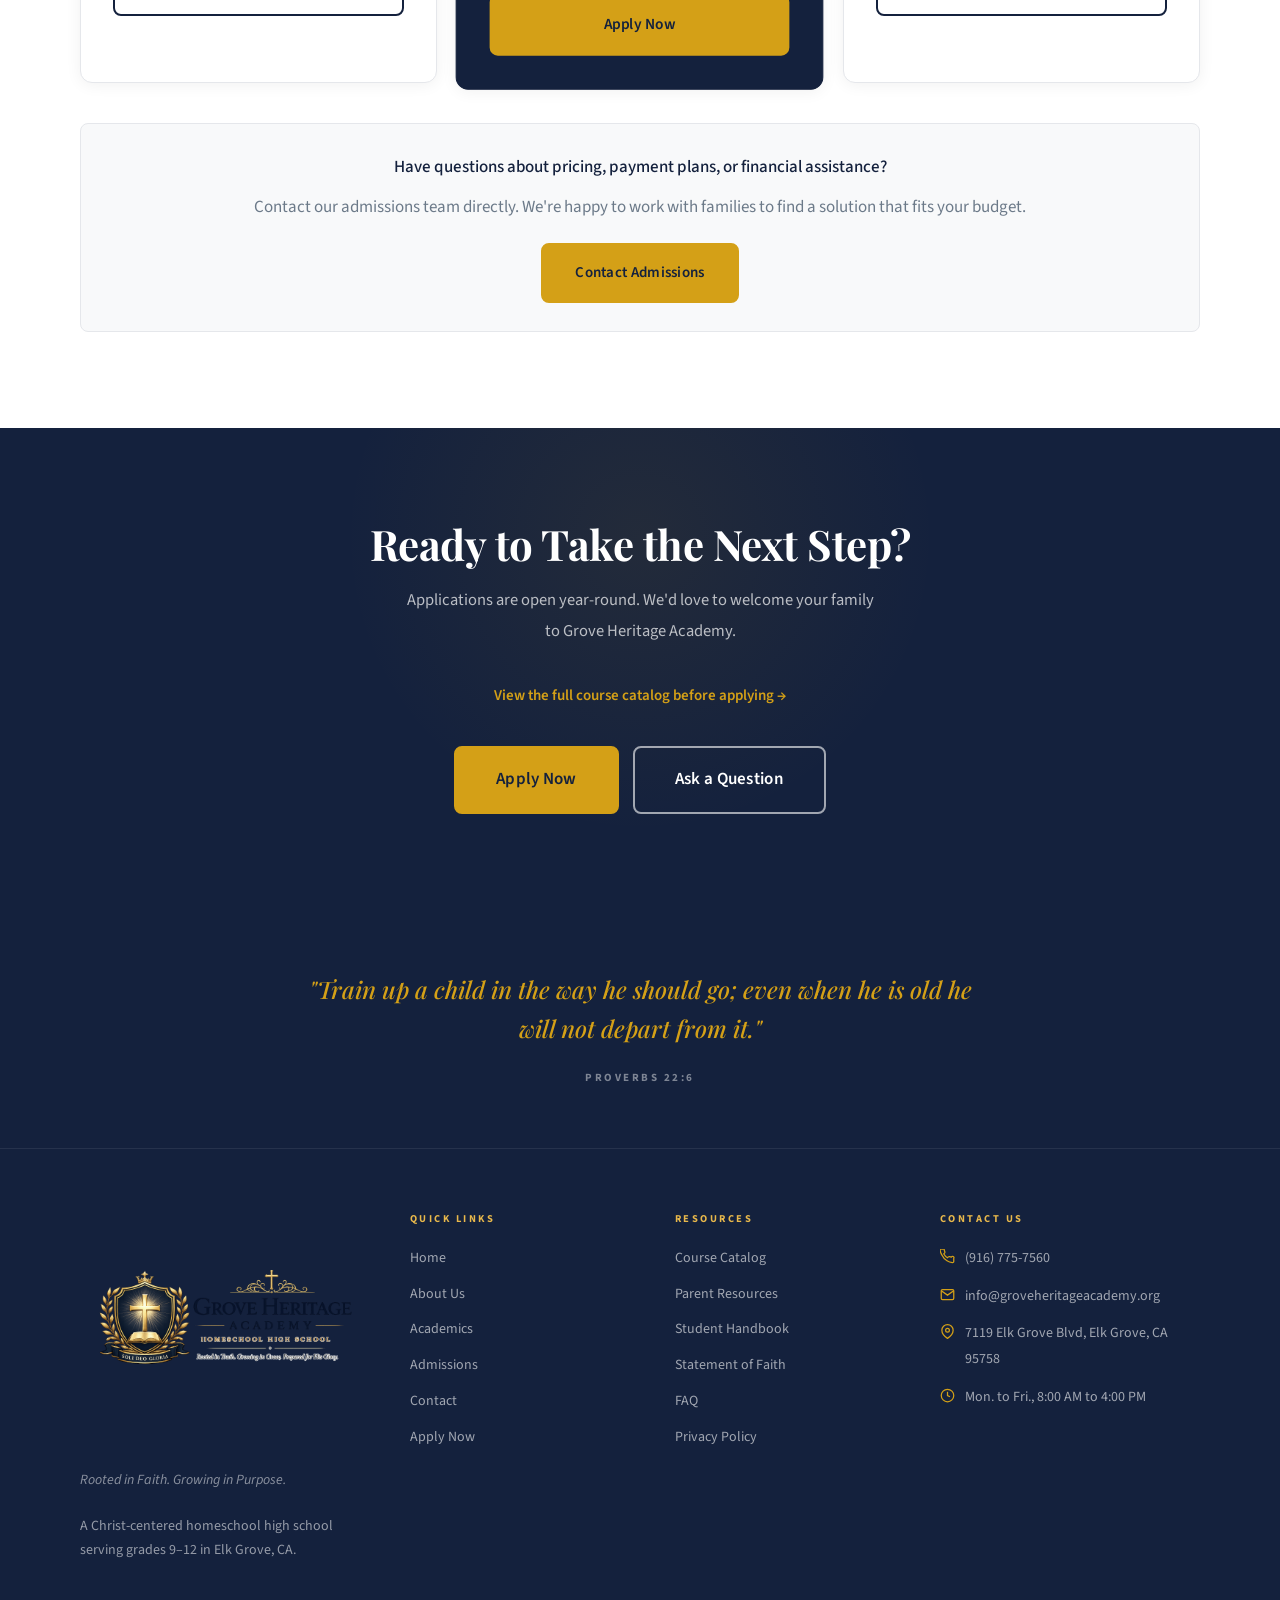
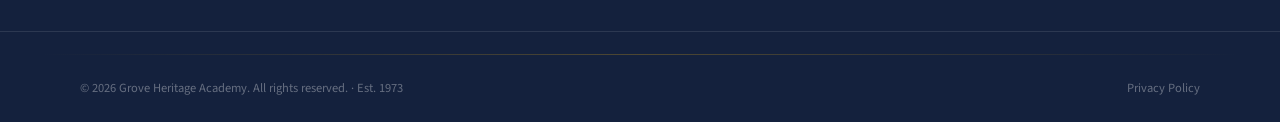
<file: admissions.html>
<!DOCTYPE html>
<html lang="en">
<head>
  <meta charset="UTF-8" />
  <meta name="viewport" content="width=device-width, initial-scale=1.0" />
  <title>Admissions &amp; Enrollment | Grove Heritage Academy</title>
  <meta name="description" content="Apply to Grove Heritage Academy. Learn about our enrollment process, tuition, and how to get started with our Christ-centered homeschool high school program." />
  <meta property="og:title" content="Admissions & Enrollment | Grove Heritage Academy" />
  <meta property="og:image" content="social-share.png" />
  <link rel="icon" href="favicon.ico" /><link rel="apple-touch-icon" href="apple-touch-icon.png" />
  <link rel="preconnect" href="https://fonts.googleapis.com" /><link rel="preconnect" href="https://fonts.gstatic.com" crossorigin />
  <link href="https://fonts.googleapis.com/css2?family=Playfair+Display:ital,wght@0,400;0,500;0,600;0,700;0,800;1,400;1,500;1,600&family=Source+Sans+3:wght@300;400;500;600;700&display=swap" rel="stylesheet" />
  <link rel="stylesheet" href="styles.css" />
</head>
<body>

<nav class="navbar" id="navbar" role="navigation" aria-label="Main navigation">
  <div class="container navbar-inner">
    <a href="index.html" class="nav-logo" aria-label="Grove Heritage Academy home">
      <img src="Logo.PNG" alt="Grove Heritage Academy" class="nav-logo-img" />
    </a>
    <ul class="nav-links" role="list">
      <li><a href="index.html">Home</a></li>
      <li class="has-dropdown"><a href="about.html">About <svg class="nav-chevron" viewBox="0 0 10 6" fill="none"><path d="M1 1l4 4 4-4" stroke="currentColor" stroke-width="1.5" stroke-linecap="round" stroke-linejoin="round"/></svg></a>
        <ul class="nav-dropdown">
          <li><a href="about.html">Our Story</a></li>
          <li><a href="team.html">Our Team</a></li>
          <li><a href="about.html#student-life">Student Life</a></li>
          <li><a href="about.html#statement-of-faith">Statement of Faith</a></li>
        </ul>
      </li>
      <li class="has-dropdown"><a href="academics.html">Academics <svg class="nav-chevron" viewBox="0 0 10 6" fill="none"><path d="M1 1l4 4 4-4" stroke="currentColor" stroke-width="1.5" stroke-linecap="round" stroke-linejoin="round"/></svg></a>
        <ul class="nav-dropdown">
          <li><a href="academics.html">Overview</a></li>
          <li><a href="courses.html">Course Catalog</a></li>
          <li><a href="academics.html#diplomas">Graduation Requirements</a></li>
          <li><a href="howitworks.html">How It Works</a></li>
        </ul>
      </li>
      <li class="has-dropdown"><a href="admissions.html">Admissions <svg class="nav-chevron" viewBox="0 0 10 6" fill="none"><path d="M1 1l4 4 4-4" stroke="currentColor" stroke-width="1.5" stroke-linecap="round" stroke-linejoin="round"/></svg></a>
        <ul class="nav-dropdown">
          <li><a href="admissions.html">How to Apply</a></li>
          <li><a href="admissions.html#tuition">Tuition &amp; Fees</a></li>
        </ul>
      </li>
      <li><a href="contact.html">Contact</a></li>
    </ul>
    <div class="nav-actions">
      <a href="apply.html" class="btn btn-primary btn-sm nav-apply-btn">Apply Now</a>
    </div>
    <button class="hamburger" id="hamburger" aria-label="Toggle menu" aria-expanded="false"><span></span><span></span><span></span></button>
  </div>
</nav>
<div class="mobile-menu" id="mobile-menu" role="dialog" aria-label="Navigation menu">
  <nav>
    <a href="index.html">Home</a>
    <a href="about.html">About</a>
    <a href="academics.html">Academics</a>
    <a href="admissions.html">Admissions</a>
    <a href="courses.html">Courses</a>
    <a href="howitworks.html">How It Works</a>
    <a href="contact.html">Contact</a>
    <a href="apply.html">Apply Now</a>
    <a href="team.html">Our Team</a>
    <a href="resources.html">Resources</a>
    <a href="faq.html">FAQ</a>
    <a href="calendar.html">Calendar</a>
  </nav>
  <div class="mobile-menu-apply">
    <a href="apply.html" class="btn btn-primary">Apply Now</a>
  </div>
  <button class="mobile-close" id="mobile-close" aria-label="Close menu">
    <svg viewBox="0 0 24 24" fill="none" stroke="currentColor" stroke-width="2.5"><line x1="18" y1="6" x2="6" y2="18"/><line x1="6" y1="6" x2="18" y2="18"/></svg>
  </button>
</div>

<section class="page-hero body-offset">
  <div class="page-hero-bg"></div>
  <div class="page-hero-overlay"></div>
  <div class="container page-hero-content">
    <nav class="page-breadcrumb" aria-label="Breadcrumb">
      <a href="index.html">Home</a><span class="sep">/</span><span>Admissions</span>
    </nav>
    <p class="page-hero-label">Enrollment &amp; Application</p>
    <h1 class="page-hero-title">Admissions &amp; Enrollment</h1>
    <p class="page-hero-sub">We welcome applications year-round. Starting is simpler than you think, and our team will walk you through every step.</p>
  </div>
  <div class="page-hero-accent"></div>
</section>

<!-- ── Enrollment Process ─────────────────────────────────── -->
<section class="section bg-white" id="process">
  <div class="container">
    <div class="section-header centered fade-up">
      <span class="section-label">How It Works</span>
      <div class="accent-line"></div>
      <h2>Joining Grove Heritage Academy Is Simple</h2>
      <p class="lead" style="max-width:560px;margin:14px auto 0">We accept applications on a rolling basis. Here's what the process looks like from your first inquiry to your student's first day.</p>
    </div>
    <div class="steps-grid">
      <div class="step-card fade-up">
        <div class="step-number">01</div>
        <h3>Submit an Inquiry</h3>
        <p>Fill out our online inquiry form and a member of our admissions team will reach out within 48 hours to answer your questions.</p>
        <div class="step-connector" aria-hidden="true"><svg viewBox="0 0 24 24" fill="none" stroke="currentColor" stroke-width="2.5"><polyline points="9 18 15 12 9 6"/></svg></div>
      </div>
      <div class="step-card fade-up">
        <div class="step-number">02</div>
        <h3>Schedule a Consultation</h3>
        <p>Meet with our team to discuss your student's goals, review placement options, and have all your questions answered personally.</p>
        <div class="step-connector" aria-hidden="true"><svg viewBox="0 0 24 24" fill="none" stroke="currentColor" stroke-width="2.5"><polyline points="9 18 15 12 9 6"/></svg></div>
      </div>
      <div class="step-card fade-up">
        <div class="step-number">03</div>
        <h3>Complete the Application</h3>
        <p>Complete the full enrollment application and submit it along with previous transcripts and academic records. Our team reviews applications promptly.</p>
        <div class="step-connector" aria-hidden="true"><svg viewBox="0 0 24 24" fill="none" stroke="currentColor" stroke-width="2.5"><polyline points="9 18 15 12 9 6"/></svg></div>
      </div>
      <div class="step-card fade-up">
        <div class="step-number">04</div>
        <h3>Welcome to the Family</h3>
        <p>Once accepted, you'll receive a welcome packet with everything you need to get started, including login credentials, course access, and your assigned academic advisor's contact information.</p>
      </div>
    </div>
  </div>
</section>
<!-- Meet Your Admissions Director -->
<section class="section bg-cream" id="admissions-contact">
  <div class="container">
    <div style="max-width:540px;margin:0 auto;text-align:center;padding:40px;background:var(--white);border-radius:var(--radius);border:1px solid var(--border);box-shadow:0 2px 16px rgba(0,0,0,0.06)" class="fade-up">
      <div style="width:64px;height:64px;border-radius:50%;background:var(--navy);color:var(--gold);font-family:var(--font-serif);font-size:1.5rem;font-weight:700;display:flex;align-items:center;justify-content:center;margin:0 auto 16px">AP</div>
      <h3 style="font-family:var(--font-serif);color:var(--navy);margin-bottom:4px">Ann Pham</h3>
      <p style="color:var(--gold);font-weight:600;font-size:.9375rem;margin-bottom:16px">Director of Admissions</p>
      <p style="color:var(--gray);margin-bottom:20px">Questions about enrollment? Ann is here to help your family navigate every step of the admissions process.</p>
      <div style="display:flex;flex-direction:column;gap:8px;align-items:center">
        <a href="mailto:admissions@groveheritageacademy.org" style="color:var(--navy);text-decoration:none;font-weight:500">admissions@groveheritageacademy.org</a>
        <a href="tel:+19167757560" style="color:var(--navy);text-decoration:none;font-weight:500">(916) 775-7560</a>
      </div>
    </div>
  </div>
</section>

<!-- ── Ready to Apply? ────────────────────────────────────── -->
<section class="section bg-cream" id="apply">
  <div class="container">
    <div class="section-header centered fade-up">
      <span class="section-label">Enrollment Application</span>
      <div class="accent-line"></div>
      <h2>Ready to Apply?</h2>
      <p class="lead" style="max-width:560px;margin:14px auto 0">Our enrollment application takes approximately 15 to 20 minutes to complete. We recommend having your student's previous school records and medical information available before starting.</p>
    </div>
    <div style="text-align:center;margin-top:40px" class="fade-up">
      <a href="apply.html" class="btn btn-primary btn-lg">Begin Application →</a>
      <p style="margin-top:24px;font-size:.9375rem;color:var(--gray)">Questions before applying? Contact our Director of Admissions, <strong>Ann Pham</strong>, at <a href="mailto:admissions@groveheritageacademy.org" style="color:var(--navy)">admissions@groveheritageacademy.org</a> or <a href="tel:+19167757560" style="color:var(--navy)">(916) 775-7560</a>.</p>
    </div>
  </div>
</section>

<!-- ── Tuition ────────────────────────────────────────────── -->
<section class="section bg-white" id="tuition">
  <div class="container">
    <div class="section-header centered fade-up">
      <span class="section-label">Tuition &amp; Fees</span>
      <div class="accent-line"></div>
      <h2>Tuition and Fees</h2>
      <p class="lead" style="max-width:540px;margin:14px auto 0">We believe a Christ-centered education should be accessible to every family. Contact us to discuss payment plan options.</p>
    </div>
    <div class="pricing-grid">
      <div class="pricing-card fade-up">
        <h3>Per-Course Enrollment</h3>
        <div class="price">Contact Us<span style="font-size:1.1rem;color:var(--gray)">/course</span></div>
        <p class="price-note">Per semester</p>
        <div class="pricing-features">
          <div class="pricing-feature">Full access to course materials</div>
          <div class="pricing-feature">Instructor support</div>
          <div class="pricing-feature">Grading &amp; progress reports</div>
          <div class="pricing-feature">Credit recorded on transcript</div>
        </div>
        <a href="apply.html" class="btn btn-outline-gold btn-full" style="display:block;text-align:center">Enroll in a Course</a>
      </div>
      <div class="pricing-card featured fade-up">
        <h3>Full-Time Enrollment</h3>
        <div class="price">Contact Us<span style="font-size:1.1rem;color:var(--gold-light)">/year</span></div>
        <p class="price-note">Payment plans available</p>
        <div class="pricing-features">
          <div class="pricing-feature">All core &amp; elective courses</div>
          <div class="pricing-feature">Official transcript management</div>
          <div class="pricing-feature">College application guidance</div>
          <div class="pricing-feature">Academic advising</div>
          <div class="pricing-feature">Graduation ceremony</div>
        </div>
        <a href="apply.html" class="btn btn-gold btn-full" style="display:block;text-align:center">Apply Now</a>
      </div>
      <div class="pricing-card fade-up">
        <h3>One-Time &amp; Annual Fees</h3>
        <div class="price">Contact Us</div>
        <p class="price-note">Registration (one-time)</p>
        <div class="pricing-features">
          <div class="pricing-feature">Registration fee: Contact Us</div>
          <div class="pricing-feature">Transcript request: Contact Us</div>
          <div class="pricing-feature">Graduation fee: Contact Us</div>
          <div class="pricing-feature">Course materials: varies</div>
        </div>
        <a href="contact.html" class="btn btn-outline-gold btn-full" style="display:block;text-align:center">Ask About Pricing</a>
      </div>
    </div>
    <div style="text-align:center;margin-top:40px;padding:28px;background:var(--cream);border-radius:var(--radius);border:1px solid var(--border)" class="fade-up">
      <p style="font-size:1.0625rem;font-weight:500;color:var(--navy);margin-bottom:8px">Have questions about pricing, payment plans, or financial assistance?</p>
      <p style="color:var(--gray);margin-bottom:20px">Contact our admissions team directly. We're happy to work with families to find a solution that fits your budget.</p>
      <a href="contact.html" class="btn btn-primary">Contact Admissions</a>
    </div>
  </div>
</section>

<section class="cta-banner">
  <div class="container">
    <h2 class="fade-up">Ready to Take the Next Step?</h2>
    <p class="fade-up">Applications are open year-round. We'd love to welcome your family to Grove Heritage Academy.</p>
    <p style="margin-top:12px;font-size:.9375rem;color:var(--gray)" class="fade-up"><a href="courses.html" style="color:var(--gold);font-weight:600">View the full course catalog before applying →</a></p>
    <div class="cta-buttons fade-up"><a href="apply.html" class="btn btn-gold btn-lg">Apply Now</a><a href="contact.html" class="btn btn-outline-white btn-lg">Ask a Question</a></div>
  </div>
</section>

<footer class="footer" role="contentinfo">
  <div class="footer-scripture-top">
    <blockquote>"Train up a child in the way he should go; even when he is old he will not depart from it."</blockquote>
    <cite>Proverbs 22:6</cite>
  </div>
  <div class="footer-main">
    <div class="container footer-grid">
      <div>
        <div class="footer-logo">
          <img src="Logo.PNG" alt="Grove Heritage Academy" class="footer-logo-img" />
        </div>
        <p class="footer-tagline">Rooted in Faith. Growing in Purpose.</p>
        <p class="footer-mission">A Christ-centered homeschool high school serving grades 9–12 in Elk Grove, CA.</p>
      </div>
      <div>
        <h4 class="footer-heading">Quick Links</h4>
        <ul class="footer-links">
          <li><a href="index.html">Home</a></li>
          <li><a href="about.html">About Us</a></li>
          <li><a href="academics.html">Academics</a></li>
          <li><a href="admissions.html">Admissions</a></li>
          <li><a href="contact.html">Contact</a></li>
          <li><a href="apply.html">Apply Now</a></li>
        </ul>
      </div>
      <div>
        <h4 class="footer-heading">Resources</h4>
        <ul class="footer-links">
          <li><a href="courses.html">Course Catalog</a></li>
          <li><a href="resources.html">Parent Resources</a></li>
          <li><a href="handbook.html">Student Handbook</a></li>
          <li><a href="about.html#statement-of-faith">Statement of Faith</a></li>
          <li><a href="faq.html">FAQ</a></li>
          <li><a href="privacy.html">Privacy Policy</a></li>
        </ul>
      </div>
      <div>
        <h4 class="footer-heading">Contact Us</h4>
        <div class="footer-contact">
          <div class="footer-contact-item">
            <svg viewBox="0 0 24 24" fill="none" stroke="currentColor" stroke-width="2" aria-hidden="true"><path d="M22 16.92v3a2 2 0 01-2.18 2 19.79 19.79 0 01-8.63-3.07A19.5 19.5 0 013.07 9.76a19.79 19.79 0 01-3.07-8.68A2 2 0 012 0h3a2 2 0 012 1.72 12.84 12.84 0 00.7 2.81 2 2 0 01-.45 2.11L6.09 7.91a16 16 0 006 6l1.27-1.27a2 2 0 012.11-.45 12.84 12.84 0 002.81.7A2 2 0 0122 14.92z"/></svg>
            <span><a href="tel:+19167757560">(916) 775-7560</a></span>
          </div>
          <div class="footer-contact-item">
            <svg viewBox="0 0 24 24" fill="none" stroke="currentColor" stroke-width="2" aria-hidden="true"><path d="M4 4h16c1.1 0 2 .9 2 2v12c0 1.1-.9 2-2 2H4c-1.1 0-2-.9-2-2V6c0-1.1.9-2 2-2z"/><polyline points="22,6 12,13 2,6"/></svg>
            <span><a href="mailto:info@groveheritageacademy.org">info@groveheritageacademy.org</a></span>
          </div>
          <div class="footer-contact-item">
            <svg viewBox="0 0 24 24" fill="none" stroke="currentColor" stroke-width="2" aria-hidden="true"><path d="M21 10c0 7-9 13-9 13s-9-6-9-13a9 9 0 0118 0z"/><circle cx="12" cy="10" r="3"/></svg>
            <span><a href="https://www.google.com/maps/dir/?api=1&destination=7119+Elk+Grove+Blvd+Elk+Grove+CA+95758" target="_blank" rel="noopener">7119 Elk Grove Blvd, Elk Grove, CA 95758</a></span>
          </div>
          <div class="footer-contact-item">
            <svg viewBox="0 0 24 24" fill="none" stroke="currentColor" stroke-width="2" aria-hidden="true"><circle cx="12" cy="12" r="10"/><polyline points="12 6 12 12 16 14"/></svg>
            <span>Mon. to Fri., 8:00 AM to 4:00 PM</span>
          </div>
        </div>
      </div>
    </div>
  </div>
  <div class="footer-bottom">
    <div class="footer-gold-line container"></div>
    <div class="footer-bottom-inner">
      <span>© 2026 Grove Heritage Academy. All rights reserved. · Est. 1973</span>
      <div class="footer-bottom-links"><a href="privacy.html">Privacy Policy</a></div>
    </div>
  </div>
</footer>
<script src="script.js"></script>
</body>
</html>
</file>
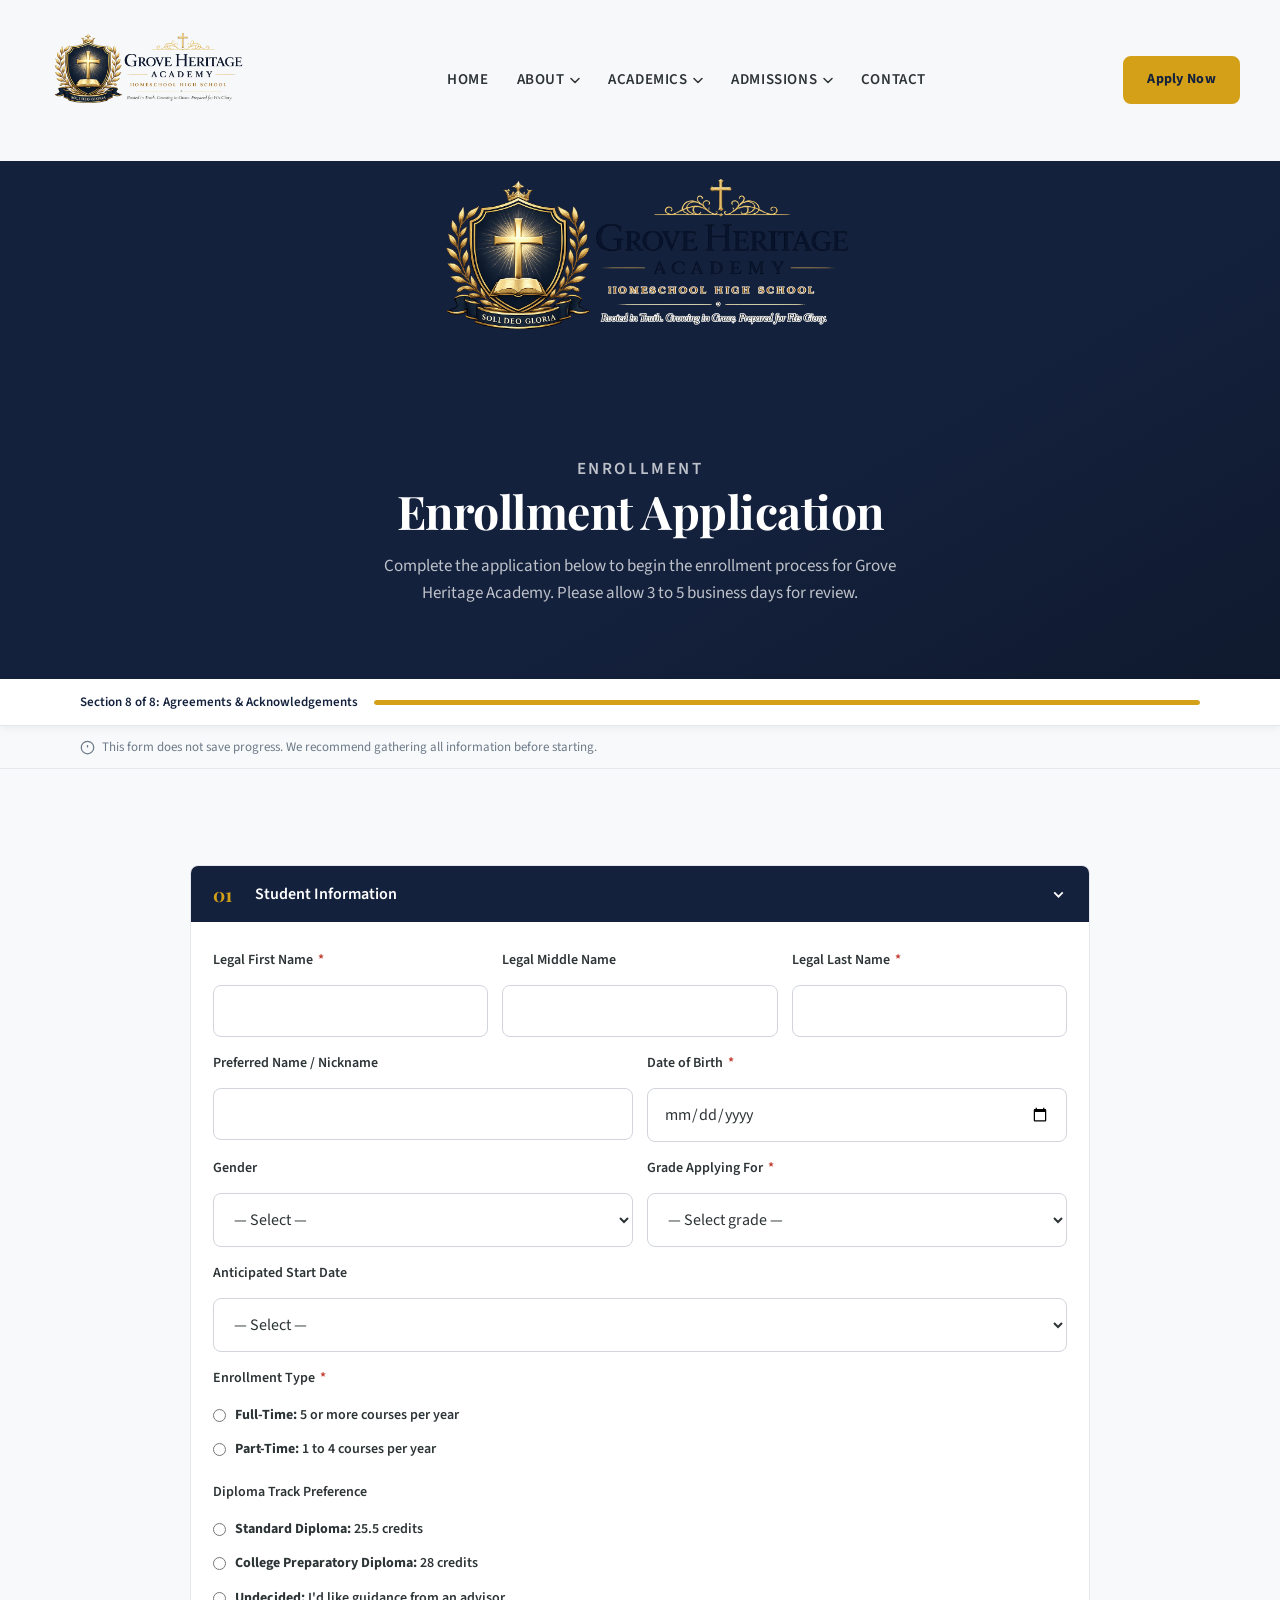
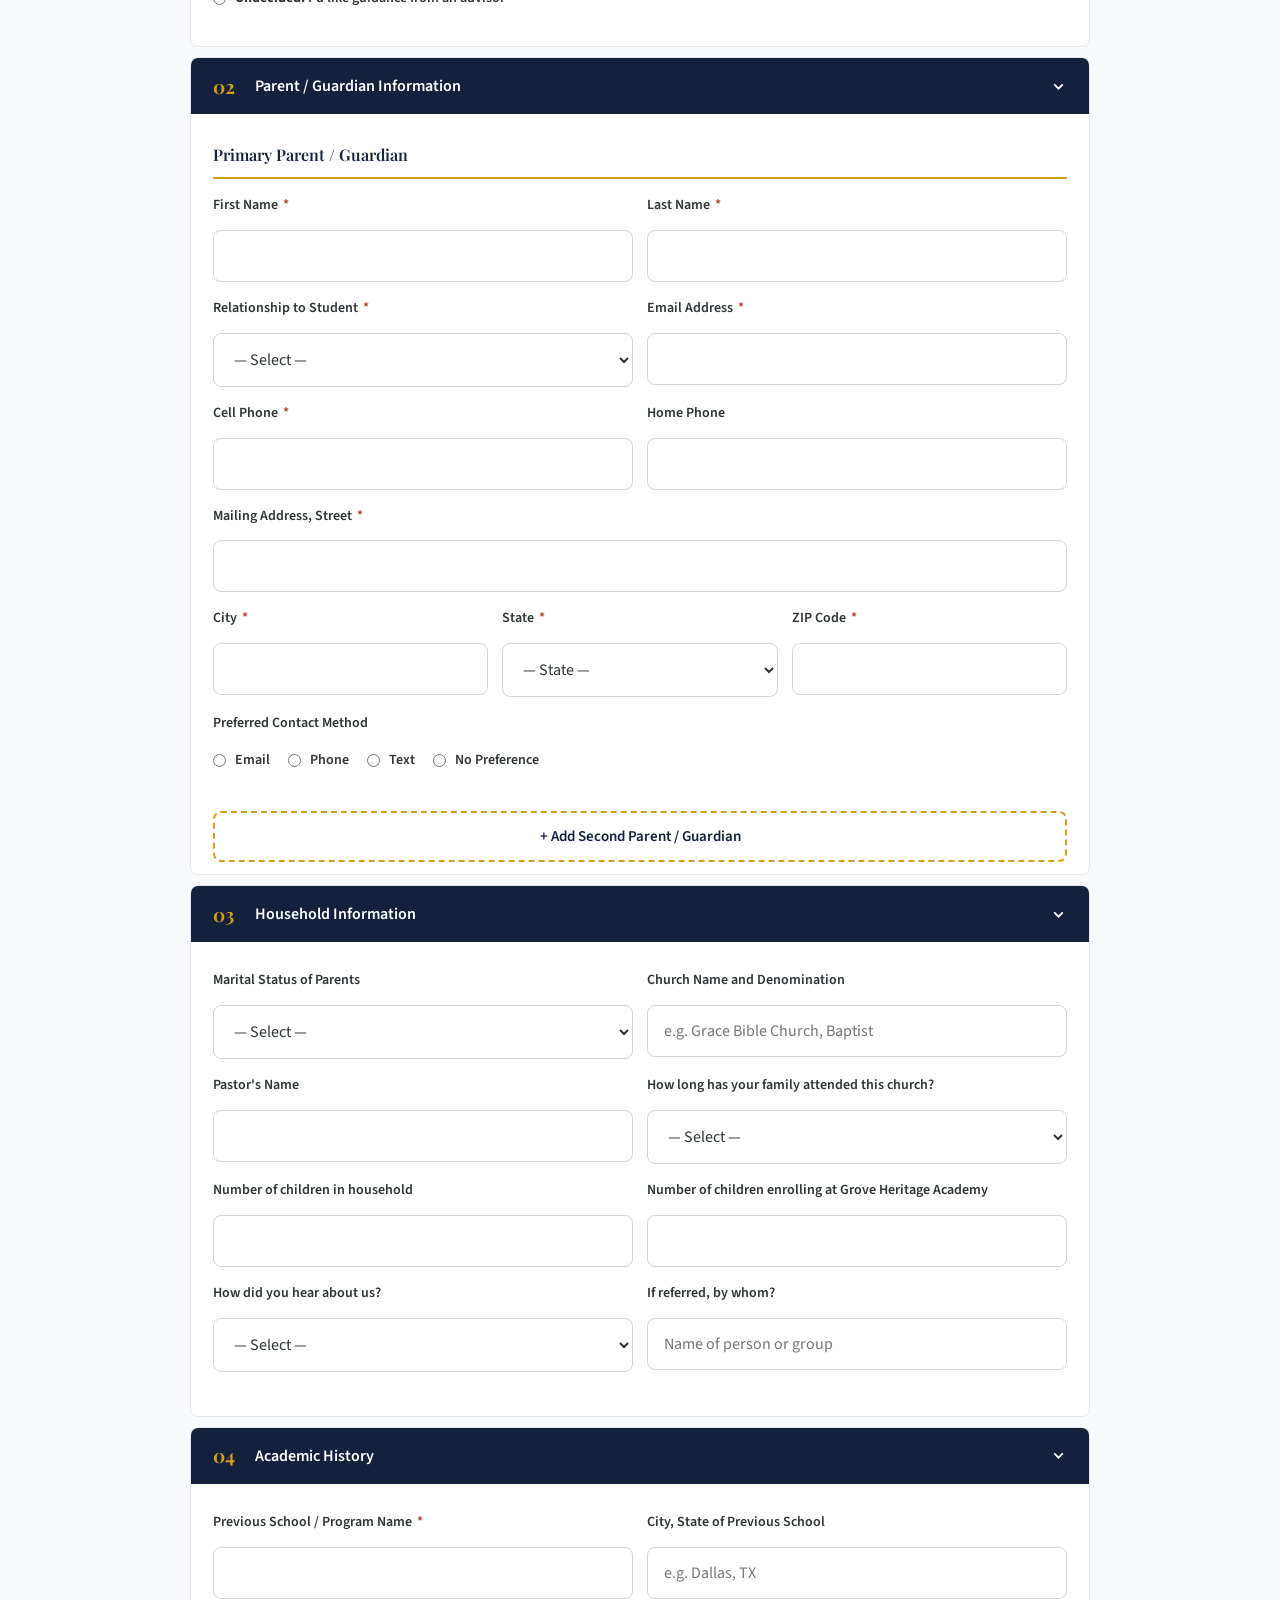
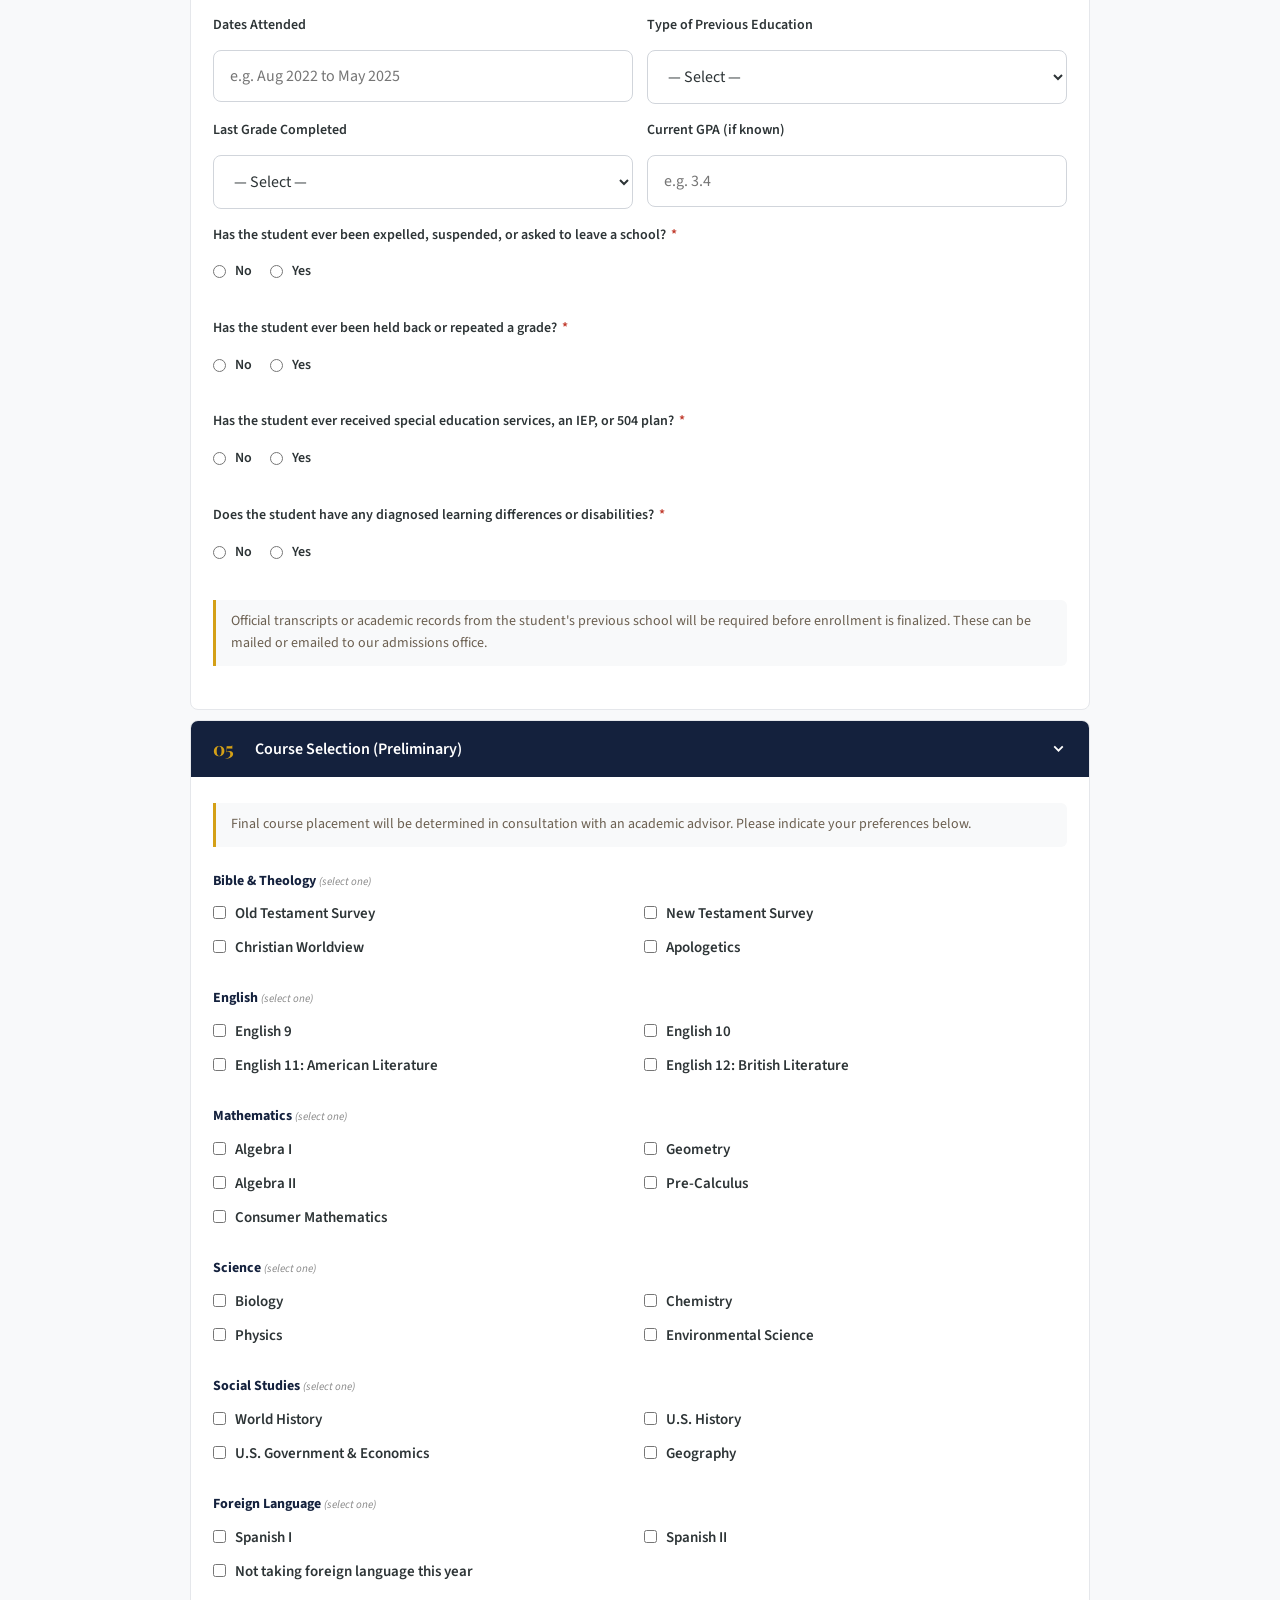
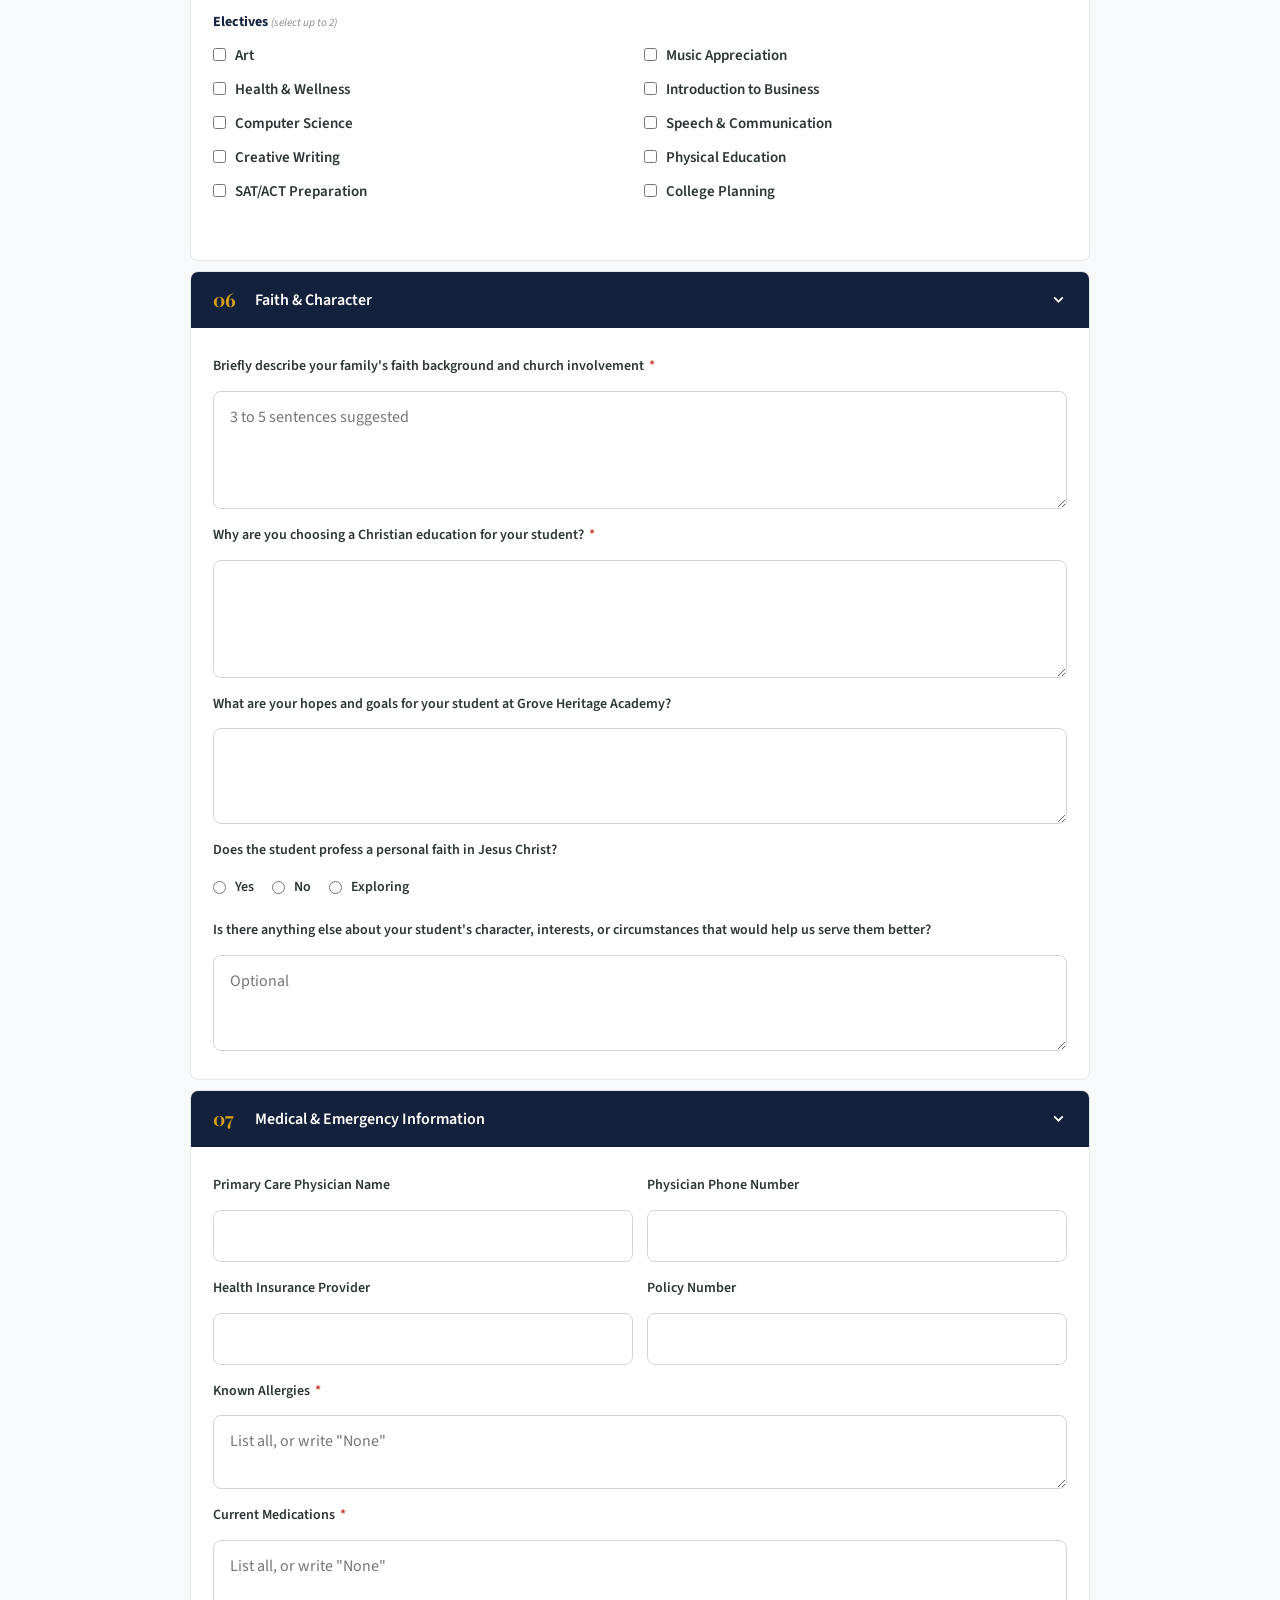
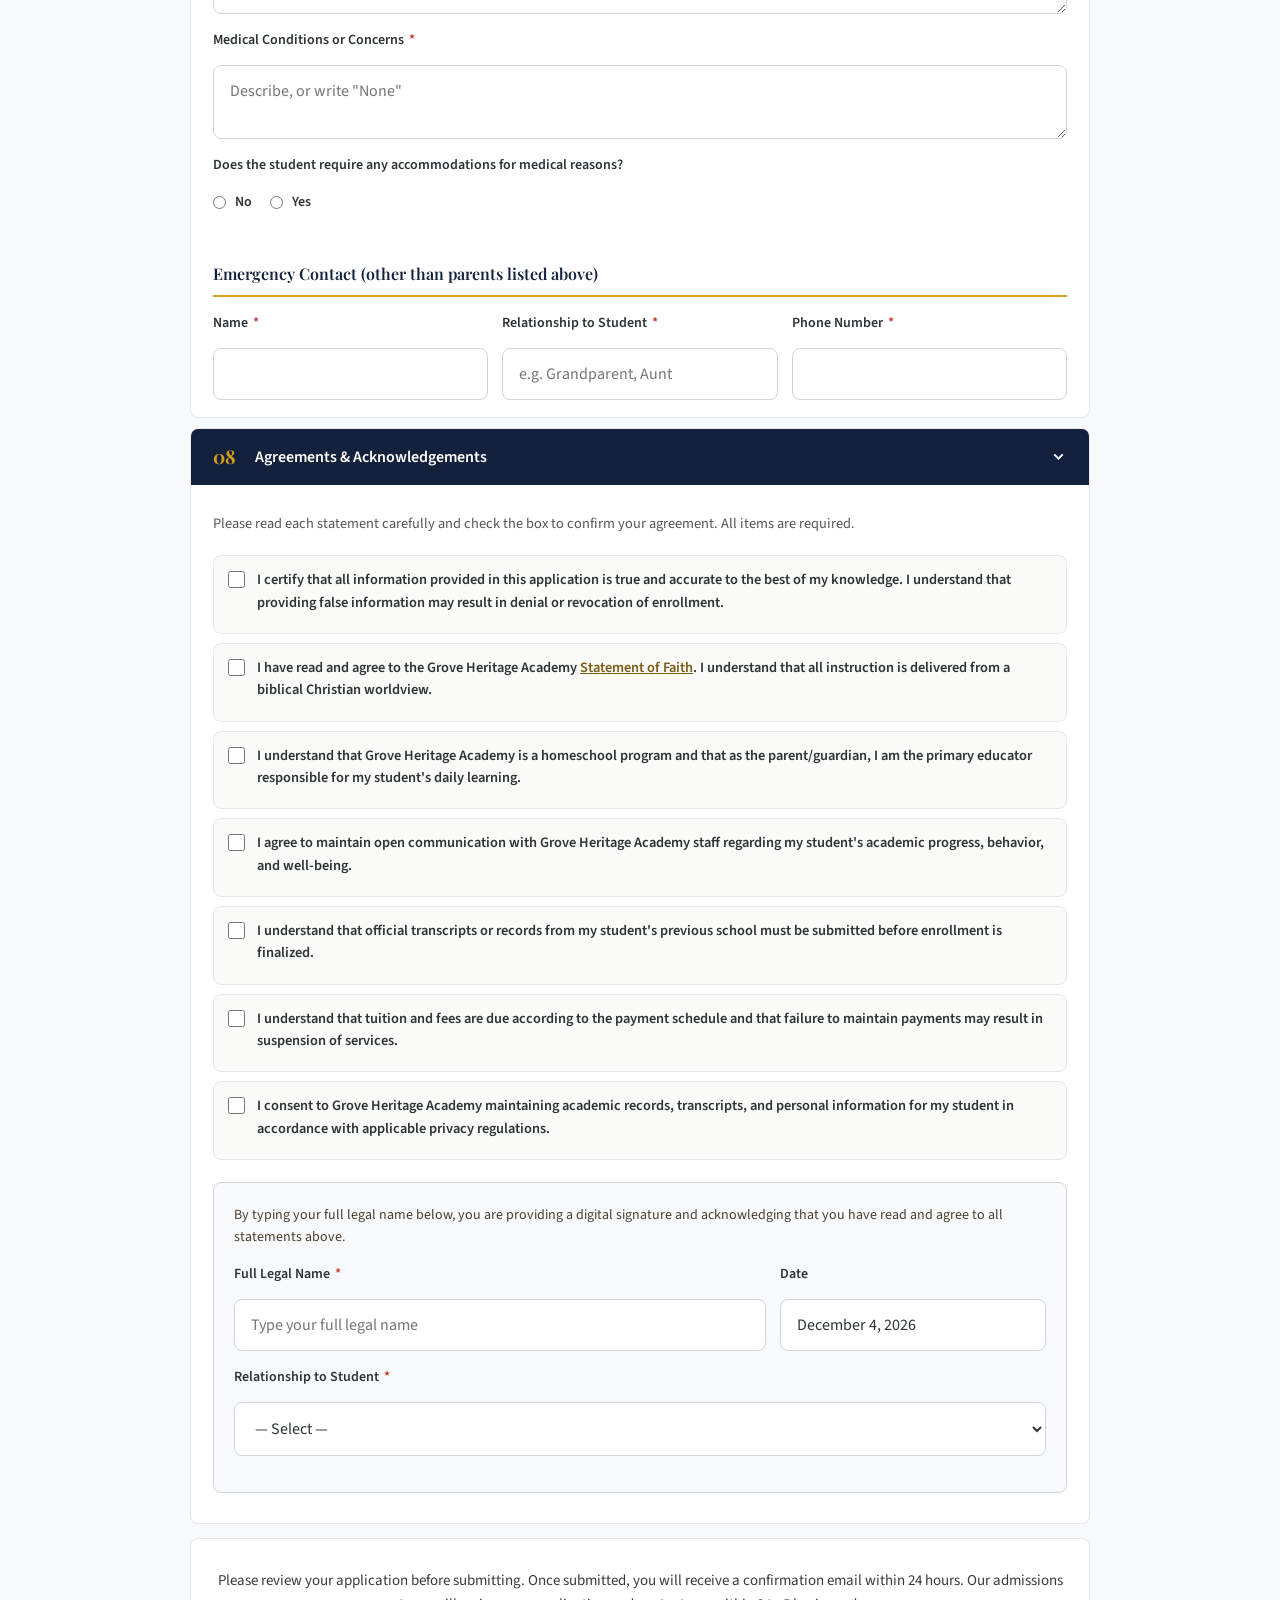
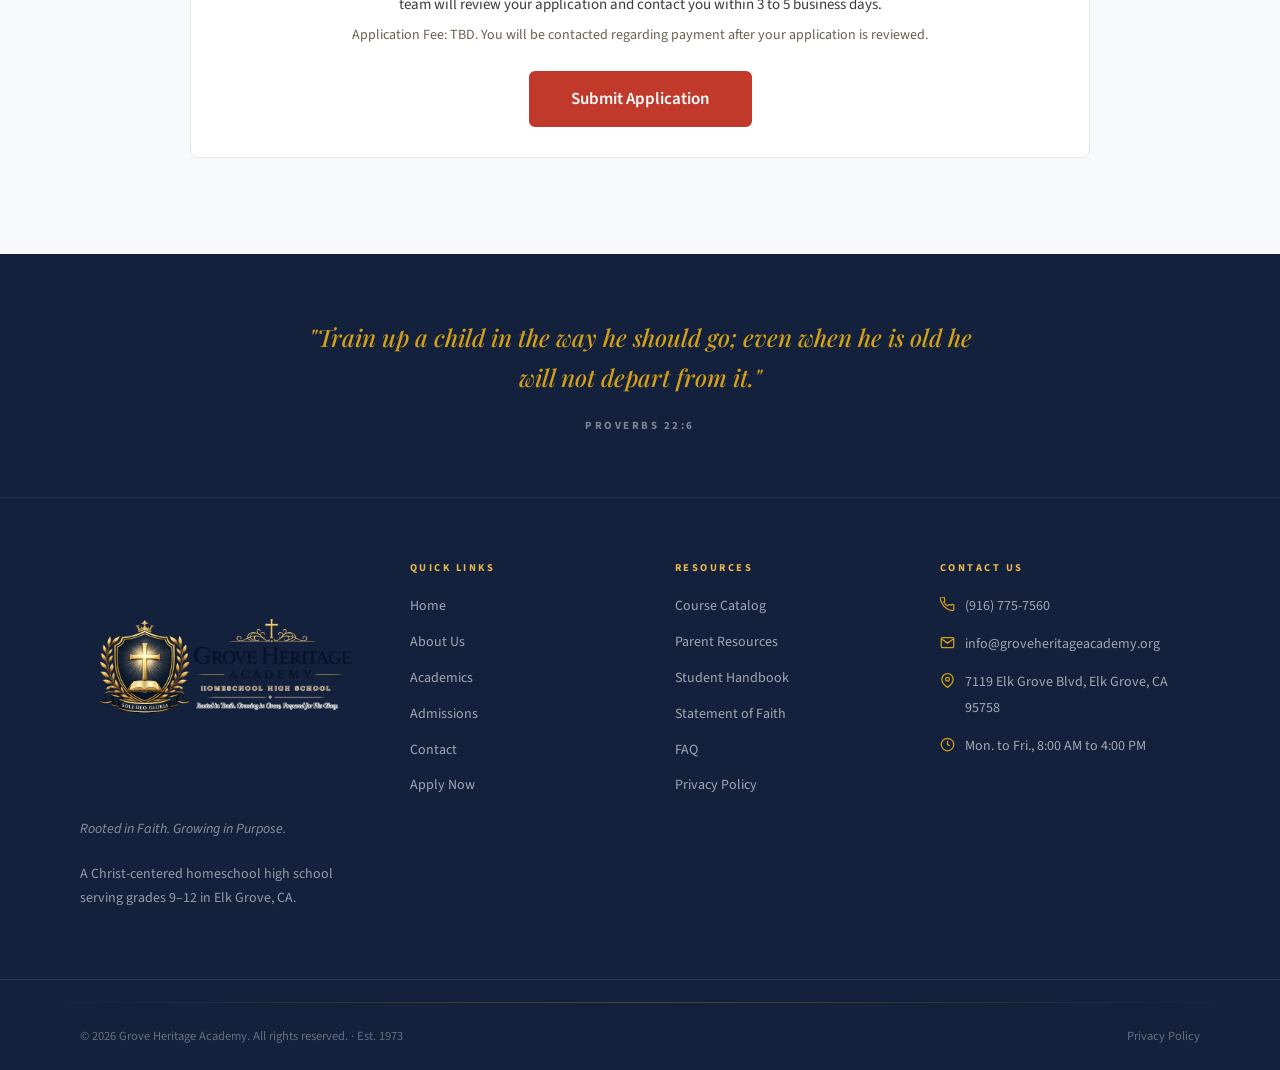
<file: apply.html>
<!DOCTYPE html>
<html lang="en">
<head>
  <meta charset="UTF-8" />
  <meta name="viewport" content="width=device-width, initial-scale=1.0" />
  <title>Apply for Enrollment | Grove Heritage Academy</title>
  <meta name="description" content="Apply to Grove Heritage Academy. Complete our enrollment application for our Christ-centered homeschool high school program serving grades 9–12." />
  <meta property="og:title" content="Apply for Enrollment | Grove Heritage Academy" />
  <meta property="og:image" content="social-share.png" />
  <link rel="icon" href="favicon.ico" /><link rel="apple-touch-icon" href="apple-touch-icon.png" />
  <link rel="preconnect" href="https://fonts.googleapis.com" /><link rel="preconnect" href="https://fonts.gstatic.com" crossorigin />
  <link href="https://fonts.googleapis.com/css2?family=Playfair+Display:ital,wght@0,400;0,500;0,600;0,700;0,800;1,400;1,500;1,600&family=Source+Sans+3:wght@300;400;500;600;700&display=swap" rel="stylesheet" />
  <link rel="stylesheet" href="styles.css" />
<style>
    /* ── Apply Page ── */
    .apply-hero {
      background: linear-gradient(150deg, #14213D 0%, #14213D 65%, #0f1a2e 100%);
      padding: 130px 0 72px;
      text-align: center;
    }
    .apply-hero-label {
      display: inline-block;
      font-size: .75rem;
      letter-spacing: .15em;
      text-transform: uppercase;
      color: #D4A017;
      margin-bottom: 14px;
      font-family: var(--font-sans);
      font-weight: 600;
    }
    .apply-hero h1 {
      font-family: var(--font-serif);
      font-size: clamp(1.9rem, 5vw, 2.9rem);
      color: #fff;
      margin: 0 0 14px;
      line-height: 1.15;
    }
    .apply-hero p {
      color: rgba(255,255,255,.72);
      font-size: 1.0625rem;
      max-width: 560px;
      margin: 0 auto;
      line-height: 1.6;
    }

    /* Progress */
    .apply-progress {
      position: sticky;
      top: 0;
      z-index: 90;
      background: #fff;
      border-bottom: 1px solid #E5E7EB;
      padding: 11px 0;
      box-shadow: 0 2px 8px rgba(0,0,0,.06);
    }
    .apply-progress-inner {
      display: flex;
      align-items: center;
      gap: 16px;
    }
    .progress-label {
      font-size: .8125rem;
      font-weight: 600;
      color: #14213D;
      white-space: nowrap;
      min-width: 220px;
      font-family: var(--font-sans);
    }
    .progress-track {
      flex: 1;
      height: 5px;
      background: #E5E7EB;
      border-radius: 99px;
      overflow: hidden;
    }
    .progress-fill {
      height: 100%;
      background: #D4A017;
      border-radius: 99px;
      transition: width .4s ease;
      width: 12.5%;
    }

    /* Save note */
    .apply-save-note {
      background: #F8F9FA;
      border-bottom: 1px solid #E5E7EB;
      padding: 9px 0;
    }
    .apply-save-note p {
      font-size: .8125rem;
      color: #6C7A89;
      margin: 0;
      display: flex;
      align-items: center;
      gap: 7px;
    }

    /* Sections */
    .apply-sections {
      display: flex;
      flex-direction: column;
      gap: 10px;
      max-width: 900px;
      margin: 0 auto;
    }
    .apply-section {
      background: #fff;
      border-radius: 8px;
      border: 1px solid #E5E7EB;
      overflow: hidden;
    }
    .apply-sec-hd {
      width: 100%;
      display: flex;
      align-items: center;
      gap: 14px;
      padding: 17px 22px;
      background: #14213D;
      color: #fff;
      border: none;
      cursor: pointer;
      text-align: left;
      font-size: 1rem;
      font-weight: 600;
      font-family: var(--font-sans);
      transition: background .2s;
    }
    .apply-sec-hd:hover { background: #14213D; }
    .sec-num {
      font-family: var(--font-serif);
      font-size: 1.1875rem;
      color: #D4A017;
      font-weight: 700;
      min-width: 28px;
      line-height: 1;
    }
    .sec-title { flex: 1; }
    .sec-chevron {
      width: 17px;
      height: 17px;
      transition: transform .3s;
      flex-shrink: 0;
    }
    .apply-sec-hd[aria-expanded="false"] .sec-chevron { transform: rotate(-90deg); }

    .apply-sec-body {
      overflow: hidden;
      transition: max-height .35s ease, opacity .3s ease;
      opacity: 1;
    }
    .apply-sec-body.is-closed {
      opacity: 0;
    }
    .apply-sec-body-inner {
      padding: 26px 22px 30px;
    }

    /* Fields */
    .field-row {
      display: grid;
      grid-template-columns: 1fr 1fr;
      gap: 14px;
      margin-bottom: 14px;
    }
    .field-row.col3 { grid-template-columns: 1fr 1fr 1fr; }
    .field-row.col1 { grid-template-columns: 1fr; }
    .field-row.sig2 { grid-template-columns: 2fr 1fr; }
    .fld { display: flex; flex-direction: column; gap: 5px; }
    .fld label {
      font-size: .875rem;
      font-weight: 600;
      color: #1a1a1a;
      font-family: var(--font-sans);
    }
    .fld label .req { color: #C0392B; margin-left: 2px; }
    .fld input, .fld select, .fld textarea {
      border: 1.5px solid #D1D5DB;
      border-radius: 6px;
      padding: 9px 11px;
      font-size: .9375rem;
      font-family: var(--font-sans);
      color: #1a1a1a;
      background: #fff;
      outline: none;
      transition: border-color .18s, box-shadow .18s;
      width: 100%;
      box-sizing: border-box;
    }
    .fld input:focus, .fld select:focus, .fld textarea:focus {
      border-color: #D4A017;
      box-shadow: 0 0 0 3px rgba(200,164,92,.16);
    }
    .fld input.err, .fld select.err, .fld textarea.err { border-color: #C0392B; }
    .fld .err-msg {
      font-size: .75rem;
      color: #C0392B;
      display: none;
      margin-top: 1px;
    }
    .fld.show-err .err-msg { display: block; }
    .fld input[readonly] { background: #F8F9FA; color: #666; cursor: default; }

    /* Radios / Checks */
    .radio-group, .check-group {
      display: flex;
      flex-direction: column;
      gap: 9px;
      margin-top: 3px;
    }
    .radio-group.horiz { flex-direction: row; flex-wrap: wrap; gap: 18px; }
    .radio-opt, .check-opt {
      display: flex;
      align-items: flex-start;
      gap: 9px;
      font-size: .9375rem;
      cursor: pointer;
      color: #1a1a1a;
      line-height: 1.4;
    }
    .radio-opt input[type="radio"],
    .check-opt input[type="checkbox"] {
      width: auto !important;
      margin-top: 3px;
      flex-shrink: 0;
      accent-color: #D4A017;
    }

    /* Conditional */
    .cond-field {
      overflow: hidden;
      max-height: 0;
      opacity: 0;
      transition: max-height .3s ease, opacity .3s ease;
    }
    .cond-field.open {
      max-height: 220px;
      opacity: 1;
    }
    .cond-inner {
      margin-top: 10px;
      padding: 14px 16px;
      background: #F8F9FA;
      border-radius: 6px;
      border: 1px solid #E5E7EB;
    }
    .cond-inner label {
      font-size: .875rem;
      font-weight: 600;
      color: #1a1a1a;
      display: block;
      margin-bottom: 5px;
      font-family: var(--font-sans);
    }
    .cond-inner textarea {
      border: 1.5px solid #D1D5DB;
      border-radius: 6px;
      padding: 9px 11px;
      font-size: .9375rem;
      font-family: var(--font-sans);
      width: 100%;
      box-sizing: border-box;
      outline: none;
      transition: border-color .18s, box-shadow .18s;
    }
    .cond-inner textarea:focus {
      border-color: #D4A017;
      box-shadow: 0 0 0 3px rgba(200,164,92,.16);
    }

    /* Subsection */
    .subsec {
      font-family: var(--font-serif);
      font-size: 1rem;
      font-weight: 600;
      color: #14213D;
      margin: 26px 0 14px;
      padding-bottom: 7px;
      border-bottom: 2px solid #D4A017;
    }
    .subsec:first-child { margin-top: 0; }

    /* Note bar */
    .sec-note {
      font-size: .875rem;
      color: #6b5f50;
      background: #F8F9FA;
      border-left: 3px solid #D4A017;
      padding: 11px 15px;
      border-radius: 0 6px 6px 0;
      margin-bottom: 22px;
      line-height: 1.55;
    }

    /* Toggle parent btn */
    .toggle-p2-btn {
      background: none;
      border: 2px dashed #D4A017;
      border-radius: 8px;
      padding: 13px 20px;
      font-size: .9375rem;
      color: #14213D;
      cursor: pointer;
      width: 100%;
      text-align: center;
      font-weight: 600;
      margin-top: 20px;
      transition: background .2s;
      font-family: var(--font-sans);
    }
    .toggle-p2-btn:hover { background: #F8F9FA; }
    .sec2-parent { display: none; }
    .sec2-parent.open { display: block; }

    /* Course grid */
    .course-grp { margin-bottom: 22px; }
    .course-grp-title {
      font-size: .875rem;
      font-weight: 700;
      color: #14213D;
      margin-bottom: 9px;
    }
    .course-grp-title em { font-size: .8em; font-weight: 400; color: #888; }
    .course-grid {
      display: grid;
      grid-template-columns: 1fr 1fr;
      gap: 7px;
    }

    /* Agreements */
    .agr-item {
      display: flex;
      gap: 12px;
      align-items: flex-start;
      padding: 13px 14px;
      border: 1px solid #E5E7EB;
      border-radius: 8px;
      margin-bottom: 9px;
      background: #fafaf8;
      transition: border-color .2s;
    }
    .agr-item.err-border { border-color: #C0392B !important; }
    .agr-item input[type="checkbox"] {
      width: 17px !important;
      height: 17px;
      margin-top: 2px;
      flex-shrink: 0;
      accent-color: #D4A017;
    }
    .agr-item label {
      font-size: .9rem;
      color: #1a1a1a;
      line-height: 1.55;
      cursor: pointer;
    }
    .agr-item label a { color: #7a5c14; text-decoration: underline; }
    .agr-item label a:hover { color: #D4A017; }

    /* Signature block */
    .sig-block {
      background: #F8F9FA;
      border: 1px solid #D1D5DB;
      border-radius: 8px;
      padding: 22px 20px;
      margin-top: 22px;
    }
    .sig-block p { font-size: .875rem; color: #4a3f2f; margin-bottom: 14px; line-height: 1.55; }

    /* Submit wrap */
    .apply-submit-wrap {
      max-width: 900px;
      margin: 14px auto 0;
      background: #fff;
      border: 1px solid #E5E7EB;
      border-radius: 8px;
      padding: 30px 24px;
      text-align: center;
    }
    .submit-review { font-size: .9375rem; color: #3a3a3a; margin-bottom: 6px; line-height: 1.6; }
    .submit-fee { font-size: .875rem; color: #6b5f50; margin-bottom: 22px; }
    .btn-crimson {
      background: #C0392B;
      color: #fff;
      border: 2px solid #C0392B;
      padding: 14px 40px;
      font-size: 1.0625rem;
      border-radius: 6px;
      font-weight: 600;
      font-family: var(--font-sans);
      cursor: pointer;
      transition: background .2s, transform .15s;
      display: inline-block;
    }
    .btn-crimson:hover { background: #6d1414; border-color: #6d1414; transform: translateY(-1px); }

    /* Success */
    .apply-success {
      max-width: 660px;
      margin: 48px auto 60px;
      text-align: center;
      padding: 0 20px;
    }
    .success-icon {
      width: 68px;
      height: 68px;
      background: #D4A017;
      border-radius: 50%;
      display: flex;
      align-items: center;
      justify-content: center;
      margin: 0 auto 20px;
    }
    .apply-success h2 {
      font-family: var(--font-serif);
      font-size: 1.875rem;
      color: #14213D;
      margin-bottom: 10px;
    }
    .apply-success > p { font-size: 1rem; color: #3a3a3a; margin-bottom: 26px; }
    .next-steps {
      background: #fff;
      border: 1px solid #E5E7EB;
      border-radius: 8px;
      padding: 22px 26px;
      text-align: left;
      margin-bottom: 24px;
    }
    .next-steps h3 { font-size: 1rem; font-weight: 700; color: #14213D; margin-bottom: 14px; }
    .next-steps ol { padding-left: 18px; display: flex; flex-direction: column; gap: 9px; }
    .next-steps ol li { font-size: .9375rem; color: #1a1a1a; line-height: 1.5; }
    .success-contact { font-size: .875rem; color: #6b5f50; margin-bottom: 22px; }
    .success-contact a { color: #7a5c14; }

    /* SOF Modal */
    .sof-overlay {
      position: fixed;
      inset: 0;
      background: rgba(0,0,0,.58);
      z-index: 1000;
      display: flex;
      align-items: center;
      justify-content: center;
      padding: 20px;
      opacity: 0;
      pointer-events: none;
      transition: opacity .25s;
    }
    .sof-overlay.open { opacity: 1; pointer-events: all; }
    .sof-box {
      background: #fff;
      border-radius: 10px;
      max-width: 580px;
      width: 100%;
      max-height: 82vh;
      overflow-y: auto;
      padding: 34px 30px;
      position: relative;
    }
    .sof-box h2 {
      font-family: var(--font-serif);
      color: #14213D;
      margin-bottom: 18px;
      font-size: 1.4375rem;
    }
    .sof-box p { font-size: .9375rem; color: #1a1a1a; line-height: 1.65; margin-bottom: 12px; }
    .sof-close-btn {
      position: absolute;
      top: 14px;
      right: 14px;
      background: none;
      border: none;
      cursor: pointer;
      color: #888;
      padding: 4px;
      line-height: 1;
    }
    .sof-close-btn:hover { color: #14213D; }

    @media (max-width: 640px) {
      .field-row, .field-row.col3, .field-row.sig2 { grid-template-columns: 1fr; }
      .apply-progress-inner { flex-direction: column; align-items: flex-start; gap: 6px; }
      .progress-label { min-width: auto; }
      .course-grid { grid-template-columns: 1fr; }
      .apply-sec-body-inner { padding: 18px 14px 22px; }
      .apply-submit-wrap { padding: 22px 14px; }
    }
  </style>
</head>
<body>

<nav class="navbar" id="navbar" role="navigation" aria-label="Main navigation">
  <div class="container navbar-inner">
    <a href="index.html" class="nav-logo" aria-label="Grove Heritage Academy home">
      <img src="Logo.PNG" alt="Grove Heritage Academy" class="nav-logo-img" />
    </a>
    <ul class="nav-links" role="list">
      <li><a href="index.html">Home</a></li>
      <li class="has-dropdown"><a href="about.html">About <svg class="nav-chevron" viewBox="0 0 10 6" fill="none"><path d="M1 1l4 4 4-4" stroke="currentColor" stroke-width="1.5" stroke-linecap="round" stroke-linejoin="round"/></svg></a>
        <ul class="nav-dropdown">
          <li><a href="about.html">Our Story</a></li>
          <li><a href="team.html">Our Team</a></li>
          <li><a href="about.html#student-life">Student Life</a></li>
          <li><a href="about.html#statement-of-faith">Statement of Faith</a></li>
        </ul>
      </li>
      <li class="has-dropdown"><a href="academics.html">Academics <svg class="nav-chevron" viewBox="0 0 10 6" fill="none"><path d="M1 1l4 4 4-4" stroke="currentColor" stroke-width="1.5" stroke-linecap="round" stroke-linejoin="round"/></svg></a>
        <ul class="nav-dropdown">
          <li><a href="academics.html">Overview</a></li>
          <li><a href="courses.html">Course Catalog</a></li>
          <li><a href="academics.html#diplomas">Graduation Requirements</a></li>
          <li><a href="howitworks.html">How It Works</a></li>
        </ul>
      </li>
      <li class="has-dropdown"><a href="admissions.html">Admissions <svg class="nav-chevron" viewBox="0 0 10 6" fill="none"><path d="M1 1l4 4 4-4" stroke="currentColor" stroke-width="1.5" stroke-linecap="round" stroke-linejoin="round"/></svg></a>
        <ul class="nav-dropdown">
          <li><a href="admissions.html">How to Apply</a></li>
          <li><a href="admissions.html#tuition">Tuition &amp; Fees</a></li>
        </ul>
      </li>
      <li><a href="contact.html">Contact</a></li>
    </ul>
    <div class="nav-actions">
      <a href="apply.html" class="btn btn-primary btn-sm nav-apply-btn">Apply Now</a>
    </div>
    <button class="hamburger" id="hamburger" aria-label="Toggle menu" aria-expanded="false"><span></span><span></span><span></span></button>
  </div>
</nav>
<div class="mobile-menu" id="mobile-menu" role="dialog" aria-label="Navigation menu">
  <nav>
    <a href="index.html">Home</a>
    <a href="about.html">About</a>
    <a href="academics.html">Academics</a>
    <a href="admissions.html">Admissions</a>
    <a href="courses.html">Courses</a>
    <a href="howitworks.html">How It Works</a>
    <a href="contact.html">Contact</a>
    <a href="apply.html">Apply Now</a>
    <a href="team.html">Our Team</a>
    <a href="resources.html">Resources</a>
    <a href="faq.html">FAQ</a>
    <a href="calendar.html">Calendar</a>
  </nav>
  <div class="mobile-menu-apply">
    <a href="apply.html" class="btn btn-primary">Apply Now</a>
  </div>
  <button class="mobile-close" id="mobile-close" aria-label="Close menu">
    <svg viewBox="0 0 24 24" fill="none" stroke="currentColor" stroke-width="2.5"><line x1="18" y1="6" x2="6" y2="18"/><line x1="6" y1="6" x2="18" y2="18"/></svg>
  </button>
</div>

<!-- Hero -->
<section class="apply-hero body-offset">
  <div class="container">
    <img src="Logo.PNG" alt="Grove Heritage Academy" style="height:300px;width:auto;object-fit:contain;max-width:100%;display:block;margin:0 auto 24px;" />
    <p class="apply-hero-label">Enrollment</p>
    <h1>Enrollment Application</h1>
    <p>Complete the application below to begin the enrollment process for Grove Heritage Academy. Please allow 3 to 5 business days for review.</p>
  </div>
</section>

<!-- Progress Bar -->
<div class="apply-progress" id="apply-progress">
  <div class="container apply-progress-inner">
    <span class="progress-label" id="prog-label">Section 1 of 8: Student Information</span>
    <div class="progress-track" role="progressbar" aria-valuemin="0" aria-valuemax="100" aria-valuenow="12" id="prog-track">
      <div class="progress-fill" id="prog-fill"></div>
    </div>
  </div>
</div>

<!-- Save Note -->
<div class="apply-save-note">
  <div class="container">
    <p><svg width="15" height="15" viewBox="0 0 24 24" fill="none" stroke="currentColor" stroke-width="2" aria-hidden="true"><circle cx="12" cy="12" r="10"/><line x1="12" y1="8" x2="12" y2="12"/><line x1="12" y1="16" x2="12.01" y2="16"/></svg>This form does not save progress. We recommend gathering all information before starting.</p>
  </div>
</div>

<!-- Form -->
<section class="section bg-cream" id="apply-form-section">
  <div class="container">

    <form method="POST" data-netlify="true" name="enrollment-application" id="enroll-form" novalidate>
      <input type="hidden" name="form-name" value="enrollment-application" />

      <div class="apply-sections">

        <!-- ── SECTION 1: STUDENT INFORMATION ── -->
        <div class="apply-section" id="sec-1" data-section="1" data-title="Student Information">
          <button type="button" class="apply-sec-hd" aria-expanded="true" aria-controls="sec-1-body">
            <span class="sec-num">01</span><span class="sec-title">Student Information</span>
            <svg class="sec-chevron" viewBox="0 0 24 24" fill="none" stroke="currentColor" stroke-width="2.5"><polyline points="6 9 12 15 18 9"/></svg>
          </button>
          <div class="apply-sec-body" id="sec-1-body">
            <div class="apply-sec-body-inner">
              <div class="field-row col3">
                <div class="fld"><label for="s-fn">Legal First Name <span class="req">*</span></label><input type="text" id="s-fn" name="student_first_name" required /><span class="err-msg">Required.</span></div>
                <div class="fld"><label for="s-mn">Legal Middle Name</label><input type="text" id="s-mn" name="student_middle_name" /></div>
                <div class="fld"><label for="s-ln">Legal Last Name <span class="req">*</span></label><input type="text" id="s-ln" name="student_last_name" required /><span class="err-msg">Required.</span></div>
              </div>
              <div class="field-row">
                <div class="fld"><label for="s-nick">Preferred Name / Nickname</label><input type="text" id="s-nick" name="student_preferred_name" /></div>
                <div class="fld"><label for="s-dob">Date of Birth <span class="req">*</span></label><input type="date" id="s-dob" name="student_dob" required /><span class="err-msg">Required.</span></div>
              </div>
              <div class="field-row">
                <div class="fld"><label for="s-gender">Gender</label><select id="s-gender" name="student_gender"><option value="">— Select —</option><option>Male</option><option>Female</option></select></div>
                <div class="fld"><label for="s-grade">Grade Applying For <span class="req">*</span></label><select id="s-grade" name="grade_applying_for" required><option value="">— Select grade —</option><option>9th Grade</option><option>10th Grade</option><option>11th Grade</option><option>12th Grade</option></select><span class="err-msg">Required.</span></div>
              </div>
              <div class="field-row col1">
                <div class="fld"><label for="s-start">Anticipated Start Date</label><select id="s-start" name="anticipated_start"><option value="">— Select —</option><option>Fall 2026 (August)</option><option>Spring 2027 (January)</option><option>Summer 2027</option><option>Fall 2027 (August)</option></select></div>
              </div>
              <div class="field-row col1">
                <div class="fld">
                  <label>Enrollment Type <span class="req">*</span></label>
                  <div class="radio-group">
                    <label class="radio-opt"><input type="radio" name="enrollment_type" value="Full-Time (5+ courses per year)" required /> <span><strong>Full-Time:</strong> 5 or more courses per year</span></label>
                    <label class="radio-opt"><input type="radio" name="enrollment_type" value="Part-Time (1 to 4 courses per year)" /> <span><strong>Part-Time:</strong> 1 to 4 courses per year</span></label>
                  </div>
                </div>
              </div>
              <div class="field-row col1">
                <div class="fld">
                  <label>Diploma Track Preference</label>
                  <div class="radio-group">
                    <label class="radio-opt"><input type="radio" name="diploma_track" value="Standard Diploma (25.5 credits)" /> <span><strong>Standard Diploma:</strong> 25.5 credits</span></label>
                    <label class="radio-opt"><input type="radio" name="diploma_track" value="College Preparatory Diploma (28 credits)" /> <span><strong>College Preparatory Diploma:</strong> 28 credits</span></label>
                    <label class="radio-opt"><input type="radio" name="diploma_track" value="Undecided, requesting advisor guidance" /> <span><strong>Undecided:</strong> I'd like guidance from an advisor</span></label>
                  </div>
                </div>
              </div>
            </div>
          </div>
        </div>

        <!-- ── SECTION 2: PARENT / GUARDIAN ── -->
        <div class="apply-section" id="sec-2" data-section="2" data-title="Parent / Guardian Information">
          <button type="button" class="apply-sec-hd" aria-expanded="true" aria-controls="sec-2-body">
            <span class="sec-num">02</span><span class="sec-title">Parent / Guardian Information</span>
            <svg class="sec-chevron" viewBox="0 0 24 24" fill="none" stroke="currentColor" stroke-width="2.5"><polyline points="6 9 12 15 18 9"/></svg>
          </button>
          <div class="apply-sec-body" id="sec-2-body">
            <div class="apply-sec-body-inner">
              <p class="subsec">Primary Parent / Guardian</p>
              <div class="field-row">
                <div class="fld"><label for="p1-fn">First Name <span class="req">*</span></label><input type="text" id="p1-fn" name="parent1_first" required /><span class="err-msg">Required.</span></div>
                <div class="fld"><label for="p1-ln">Last Name <span class="req">*</span></label><input type="text" id="p1-ln" name="parent1_last" required /><span class="err-msg">Required.</span></div>
              </div>
              <div class="field-row">
                <div class="fld"><label for="p1-rel">Relationship to Student <span class="req">*</span></label><select id="p1-rel" name="parent1_relationship" required><option value="">— Select —</option><option>Mother</option><option>Father</option><option>Stepmother</option><option>Stepfather</option><option>Legal Guardian</option><option>Grandparent</option><option>Other</option></select><span class="err-msg">Required.</span></div>
                <div class="fld"><label for="p1-email">Email Address <span class="req">*</span></label><input type="email" id="p1-email" name="parent1_email" required /><span class="err-msg">Valid email required.</span></div>
              </div>
              <div class="field-row">
                <div class="fld"><label for="p1-cell">Cell Phone <span class="req">*</span></label><input type="tel" id="p1-cell" name="parent1_cell" required /><span class="err-msg">Required.</span></div>
                <div class="fld"><label for="p1-home">Home Phone</label><input type="tel" id="p1-home" name="parent1_home" /></div>
              </div>
              <div class="field-row col1">
                <div class="fld"><label for="p1-addr">Mailing Address, Street <span class="req">*</span></label><input type="text" id="p1-addr" name="parent1_address" required autocomplete="street-address" /><span class="err-msg">Required.</span></div>
              </div>
              <div class="field-row col3">
                <div class="fld"><label for="p1-city">City <span class="req">*</span></label><input type="text" id="p1-city" name="parent1_city" required /><span class="err-msg">Required.</span></div>
                <div class="fld"><label for="p1-state">State <span class="req">*</span></label>
                  <select id="p1-state" name="parent1_state" required>
                    <option value="">— State —</option>
                    <option>Alabama</option><option>Alaska</option><option>Arizona</option><option>Arkansas</option><option>California</option><option>Colorado</option><option>Connecticut</option><option>Delaware</option><option>Florida</option><option>Georgia</option><option>Hawaii</option><option>Idaho</option><option>Illinois</option><option>Indiana</option><option>Iowa</option><option>Kansas</option><option>Kentucky</option><option>Louisiana</option><option>Maine</option><option>Maryland</option><option>Massachusetts</option><option>Michigan</option><option>Minnesota</option><option>Mississippi</option><option>Missouri</option><option>Montana</option><option>Nebraska</option><option>Nevada</option><option>New Hampshire</option><option>New Jersey</option><option>New Mexico</option><option>New York</option><option>North Carolina</option><option>North Dakota</option><option>Ohio</option><option>Oklahoma</option><option>Oregon</option><option>Pennsylvania</option><option>Rhode Island</option><option>South Carolina</option><option>South Dakota</option><option>Tennessee</option><option>Texas</option><option>Utah</option><option>Vermont</option><option>Virginia</option><option>Washington</option><option>West Virginia</option><option>Wisconsin</option><option>Wyoming</option>
                  </select><span class="err-msg">Required.</span></div>
                <div class="fld"><label for="p1-zip">ZIP Code <span class="req">*</span></label><input type="text" id="p1-zip" name="parent1_zip" required maxlength="10" /><span class="err-msg">Required.</span></div>
              </div>
              <div class="field-row col1">
                <div class="fld"><label>Preferred Contact Method</label>
                  <div class="radio-group horiz">
                    <label class="radio-opt"><input type="radio" name="parent1_contact_pref" value="Email" /> Email</label>
                    <label class="radio-opt"><input type="radio" name="parent1_contact_pref" value="Phone" /> Phone</label>
                    <label class="radio-opt"><input type="radio" name="parent1_contact_pref" value="Text" /> Text</label>
                    <label class="radio-opt"><input type="radio" name="parent1_contact_pref" value="No Preference" /> No Preference</label>
                  </div>
                </div>
              </div>

              <button type="button" class="toggle-p2-btn" id="toggle-p2" aria-expanded="false">+ Add Second Parent / Guardian</button>

              <div class="sec2-parent" id="sec2-parent">
                <p class="subsec">Secondary Parent / Guardian</p>
                <div class="field-row">
                  <div class="fld"><label for="p2-fn">First Name</label><input type="text" id="p2-fn" name="parent2_first" /></div>
                  <div class="fld"><label for="p2-ln">Last Name</label><input type="text" id="p2-ln" name="parent2_last" /></div>
                </div>
                <div class="field-row">
                  <div class="fld"><label for="p2-rel">Relationship to Student</label><select id="p2-rel" name="parent2_relationship"><option value="">— Select —</option><option>Mother</option><option>Father</option><option>Stepmother</option><option>Stepfather</option><option>Legal Guardian</option><option>Grandparent</option><option>Other</option></select></div>
                  <div class="fld"><label for="p2-email">Email Address</label><input type="email" id="p2-email" name="parent2_email" /></div>
                </div>
                <div class="field-row">
                  <div class="fld"><label for="p2-cell">Cell Phone</label><input type="tel" id="p2-cell" name="parent2_cell" /></div>
                  <div class="fld"><label for="p2-home">Home Phone</label><input type="tel" id="p2-home" name="parent2_home" /></div>
                </div>
                <div class="field-row col1">
                  <div class="fld"><label for="p2-addr">Mailing Address, Street</label><input type="text" id="p2-addr" name="parent2_address" /></div>
                </div>
                <div class="field-row col3">
                  <div class="fld"><label for="p2-city">City</label><input type="text" id="p2-city" name="parent2_city" /></div>
                  <div class="fld"><label for="p2-state">State</label>
                    <select id="p2-state" name="parent2_state">
                      <option value="">— State —</option>
                      <option>Alabama</option><option>Alaska</option><option>Arizona</option><option>Arkansas</option><option>California</option><option>Colorado</option><option>Connecticut</option><option>Delaware</option><option>Florida</option><option>Georgia</option><option>Hawaii</option><option>Idaho</option><option>Illinois</option><option>Indiana</option><option>Iowa</option><option>Kansas</option><option>Kentucky</option><option>Louisiana</option><option>Maine</option><option>Maryland</option><option>Massachusetts</option><option>Michigan</option><option>Minnesota</option><option>Mississippi</option><option>Missouri</option><option>Montana</option><option>Nebraska</option><option>Nevada</option><option>New Hampshire</option><option>New Jersey</option><option>New Mexico</option><option>New York</option><option>North Carolina</option><option>North Dakota</option><option>Ohio</option><option>Oklahoma</option><option>Oregon</option><option>Pennsylvania</option><option>Rhode Island</option><option>South Carolina</option><option>South Dakota</option><option>Tennessee</option><option>Texas</option><option>Utah</option><option>Vermont</option><option>Virginia</option><option>Washington</option><option>West Virginia</option><option>Wisconsin</option><option>Wyoming</option>
                    </select></div>
                  <div class="fld"><label for="p2-zip">ZIP Code</label><input type="text" id="p2-zip" name="parent2_zip" maxlength="10" /></div>
                </div>
                <div class="field-row col1">
                  <div class="fld"><label>Preferred Contact Method</label>
                    <div class="radio-group horiz">
                      <label class="radio-opt"><input type="radio" name="parent2_contact_pref" value="Email" /> Email</label>
                      <label class="radio-opt"><input type="radio" name="parent2_contact_pref" value="Phone" /> Phone</label>
                      <label class="radio-opt"><input type="radio" name="parent2_contact_pref" value="Text" /> Text</label>
                      <label class="radio-opt"><input type="radio" name="parent2_contact_pref" value="No Preference" /> No Preference</label>
                    </div>
                  </div>
                </div>
              </div>
            </div>
          </div>
        </div>

        <!-- ── SECTION 3: HOUSEHOLD ── -->
        <div class="apply-section" id="sec-3" data-section="3" data-title="Household Information">
          <button type="button" class="apply-sec-hd" aria-expanded="true" aria-controls="sec-3-body">
            <span class="sec-num">03</span><span class="sec-title">Household Information</span>
            <svg class="sec-chevron" viewBox="0 0 24 24" fill="none" stroke="currentColor" stroke-width="2.5"><polyline points="6 9 12 15 18 9"/></svg>
          </button>
          <div class="apply-sec-body" id="sec-3-body">
            <div class="apply-sec-body-inner">
              <div class="field-row">
                <div class="fld"><label for="marital">Marital Status of Parents</label><select id="marital" name="marital_status"><option value="">— Select —</option><option>Married</option><option>Divorced</option><option>Separated</option><option>Widowed</option><option>Single Parent</option><option>Other</option></select></div>
                <div class="fld"><label for="church-nm">Church Name and Denomination</label><input type="text" id="church-nm" name="church_name" placeholder="e.g. Grace Bible Church, Baptist" /></div>
              </div>
              <div class="field-row">
                <div class="fld"><label for="pastor">Pastor's Name</label><input type="text" id="pastor" name="pastor_name" /></div>
                <div class="fld"><label for="church-len">How long has your family attended this church?</label><select id="church-len" name="church_tenure"><option value="">— Select —</option><option>Less than 1 year</option><option>1 to 3 years</option><option>3 to 5 years</option><option>5+ years</option><option>We do not currently attend a church</option></select></div>
              </div>
              <div class="field-row">
                <div class="fld"><label for="num-kids">Number of children in household</label><input type="number" id="num-kids" name="num_children_household" min="1" max="20" /></div>
                <div class="fld"><label for="num-enroll">Number of children enrolling at Grove Heritage Academy</label><input type="number" id="num-enroll" name="num_children_enrolling" min="1" max="10" /></div>
              </div>
              <div class="field-row">
                <div class="fld"><label for="heard">How did you hear about us?</label><select id="heard" name="referral_source"><option value="">— Select —</option><option>Online Search</option><option>Friend or Family Referral</option><option>Church</option><option>Social Media</option><option>Homeschool Group</option><option>School Fair / Event</option><option>Other</option></select></div>
                <div class="fld"><label for="referred-by">If referred, by whom?</label><input type="text" id="referred-by" name="referred_by" placeholder="Name of person or group" /></div>
              </div>
            </div>
          </div>
        </div>

        <!-- ── SECTION 4: ACADEMIC HISTORY ── -->
        <div class="apply-section" id="sec-4" data-section="4" data-title="Academic History">
          <button type="button" class="apply-sec-hd" aria-expanded="true" aria-controls="sec-4-body">
            <span class="sec-num">04</span><span class="sec-title">Academic History</span>
            <svg class="sec-chevron" viewBox="0 0 24 24" fill="none" stroke="currentColor" stroke-width="2.5"><polyline points="6 9 12 15 18 9"/></svg>
          </button>
          <div class="apply-sec-body" id="sec-4-body">
            <div class="apply-sec-body-inner">
              <div class="field-row">
                <div class="fld"><label for="prev-school">Previous School / Program Name <span class="req">*</span></label><input type="text" id="prev-school" name="previous_school" required /><span class="err-msg">Required.</span></div>
                <div class="fld"><label for="prev-loc">City, State of Previous School</label><input type="text" id="prev-loc" name="previous_school_location" placeholder="e.g. Dallas, TX" /></div>
              </div>
              <div class="field-row">
                <div class="fld"><label for="dates-att">Dates Attended</label><input type="text" id="dates-att" name="dates_attended" placeholder="e.g. Aug 2022 to May 2025" /></div>
                <div class="fld"><label for="prev-type">Type of Previous Education</label><select id="prev-type" name="previous_school_type"><option value="">— Select —</option><option>Public School</option><option>Private School</option><option>Homeschool, Parent-Directed</option><option>Homeschool, Online Academy</option><option>Homeschool Co-op</option><option>Other</option></select></div>
              </div>
              <div class="field-row">
                <div class="fld"><label for="last-grade">Last Grade Completed</label><select id="last-grade" name="last_grade_completed"><option value="">— Select —</option><option>8th Grade</option><option>9th Grade</option><option>10th Grade</option><option>11th Grade</option></select></div>
                <div class="fld"><label for="gpa">Current GPA (if known)</label><input type="text" id="gpa" name="current_gpa" placeholder="e.g. 3.4" /></div>
              </div>

              <div class="field-row col1">
                <div class="fld">
                  <label>Has the student ever been expelled, suspended, or asked to leave a school? <span class="req">*</span></label>
                  <div class="radio-group horiz">
                    <label class="radio-opt"><input type="radio" name="disciplinary_history" value="No" required data-hides="cond-disc" /> No</label>
                    <label class="radio-opt"><input type="radio" name="disciplinary_history" value="Yes" data-reveals="cond-disc" /> Yes</label>
                  </div>
                </div>
              </div>
              <div class="cond-field" id="cond-disc"><div class="cond-inner"><label for="disc-exp">Please explain</label><textarea id="disc-exp" name="disciplinary_explanation" rows="3"></textarea></div></div>

              <div class="field-row col1" style="margin-top:14px">
                <div class="fld">
                  <label>Has the student ever been held back or repeated a grade? <span class="req">*</span></label>
                  <div class="radio-group horiz">
                    <label class="radio-opt"><input type="radio" name="grade_retained" value="No" required data-hides="cond-ret" /> No</label>
                    <label class="radio-opt"><input type="radio" name="grade_retained" value="Yes" data-reveals="cond-ret" /> Yes</label>
                  </div>
                </div>
              </div>
              <div class="cond-field" id="cond-ret"><div class="cond-inner"><label for="ret-exp">Please explain</label><textarea id="ret-exp" name="retained_explanation" rows="3"></textarea></div></div>

              <div class="field-row col1" style="margin-top:14px">
                <div class="fld">
                  <label>Has the student ever received special education services, an IEP, or 504 plan? <span class="req">*</span></label>
                  <div class="radio-group horiz">
                    <label class="radio-opt"><input type="radio" name="special_ed" value="No" required data-hides="cond-sped" /> No</label>
                    <label class="radio-opt"><input type="radio" name="special_ed" value="Yes" data-reveals="cond-sped" /> Yes</label>
                  </div>
                </div>
              </div>
              <div class="cond-field" id="cond-sped"><div class="cond-inner"><label for="sped-exp">Please describe</label><textarea id="sped-exp" name="special_ed_description" rows="3"></textarea></div></div>

              <div class="field-row col1" style="margin-top:14px">
                <div class="fld">
                  <label>Does the student have any diagnosed learning differences or disabilities? <span class="req">*</span></label>
                  <div class="radio-group horiz">
                    <label class="radio-opt"><input type="radio" name="learning_diff" value="No" required data-hides="cond-ld" /> No</label>
                    <label class="radio-opt"><input type="radio" name="learning_diff" value="Yes" data-reveals="cond-ld" /> Yes</label>
                  </div>
                </div>
              </div>
              <div class="cond-field" id="cond-ld"><div class="cond-inner"><label for="ld-exp">Please describe</label><textarea id="ld-exp" name="learning_differences_description" rows="3"></textarea></div></div>

              <div class="sec-note" style="margin-top:18px">Official transcripts or academic records from the student's previous school will be required before enrollment is finalized. These can be mailed or emailed to our admissions office.</div>
            </div>
          </div>
        </div>

        <!-- ── SECTION 5: COURSE SELECTION ── -->
        <div class="apply-section" id="sec-5" data-section="5" data-title="Course Selection">
          <button type="button" class="apply-sec-hd" aria-expanded="true" aria-controls="sec-5-body">
            <span class="sec-num">05</span><span class="sec-title">Course Selection (Preliminary)</span>
            <svg class="sec-chevron" viewBox="0 0 24 24" fill="none" stroke="currentColor" stroke-width="2.5"><polyline points="6 9 12 15 18 9"/></svg>
          </button>
          <div class="apply-sec-body" id="sec-5-body">
            <div class="apply-sec-body-inner">
              <div class="sec-note">Final course placement will be determined in consultation with an academic advisor. Please indicate your preferences below.</div>
              <div class="course-grp">
                <p class="course-grp-title">Bible &amp; Theology <em>(select one)</em></p>
                <div class="course-grid">
                  <label class="check-opt"><input type="checkbox" name="course_bible" value="Old Testament Survey" /> Old Testament Survey</label>
                  <label class="check-opt"><input type="checkbox" name="course_bible" value="New Testament Survey" /> New Testament Survey</label>
                  <label class="check-opt"><input type="checkbox" name="course_bible" value="Christian Worldview" /> Christian Worldview</label>
                  <label class="check-opt"><input type="checkbox" name="course_bible" value="Apologetics" /> Apologetics</label>
                </div>
              </div>
              <div class="course-grp">
                <p class="course-grp-title">English <em>(select one)</em></p>
                <div class="course-grid">
                  <label class="check-opt"><input type="checkbox" name="course_english" value="English 9" /> English 9</label>
                  <label class="check-opt"><input type="checkbox" name="course_english" value="English 10" /> English 10</label>
                  <label class="check-opt"><input type="checkbox" name="course_english" value="English 11: American Literature" /> English 11: American Literature</label>
                  <label class="check-opt"><input type="checkbox" name="course_english" value="English 12: British Literature" /> English 12: British Literature</label>
                </div>
              </div>
              <div class="course-grp">
                <p class="course-grp-title">Mathematics <em>(select one)</em></p>
                <div class="course-grid">
                  <label class="check-opt"><input type="checkbox" name="course_math" value="Algebra I" /> Algebra I</label>
                  <label class="check-opt"><input type="checkbox" name="course_math" value="Geometry" /> Geometry</label>
                  <label class="check-opt"><input type="checkbox" name="course_math" value="Algebra II" /> Algebra II</label>
                  <label class="check-opt"><input type="checkbox" name="course_math" value="Pre-Calculus" /> Pre-Calculus</label>
                  <label class="check-opt"><input type="checkbox" name="course_math" value="Consumer Mathematics" /> Consumer Mathematics</label>
                </div>
              </div>
              <div class="course-grp">
                <p class="course-grp-title">Science <em>(select one)</em></p>
                <div class="course-grid">
                  <label class="check-opt"><input type="checkbox" name="course_science" value="Biology" /> Biology</label>
                  <label class="check-opt"><input type="checkbox" name="course_science" value="Chemistry" /> Chemistry</label>
                  <label class="check-opt"><input type="checkbox" name="course_science" value="Physics" /> Physics</label>
                  <label class="check-opt"><input type="checkbox" name="course_science" value="Environmental Science" /> Environmental Science</label>
                </div>
              </div>
              <div class="course-grp">
                <p class="course-grp-title">Social Studies <em>(select one)</em></p>
                <div class="course-grid">
                  <label class="check-opt"><input type="checkbox" name="course_social" value="World History" /> World History</label>
                  <label class="check-opt"><input type="checkbox" name="course_social" value="U.S. History" /> U.S. History</label>
                  <label class="check-opt"><input type="checkbox" name="course_social" value="U.S. Government &amp; Economics" /> U.S. Government &amp; Economics</label>
                  <label class="check-opt"><input type="checkbox" name="course_social" value="Geography" /> Geography</label>
                </div>
              </div>
              <div class="course-grp">
                <p class="course-grp-title">Foreign Language <em>(select one)</em></p>
                <div class="course-grid">
                  <label class="check-opt"><input type="checkbox" name="course_language" value="Spanish I" /> Spanish I</label>
                  <label class="check-opt"><input type="checkbox" name="course_language" value="Spanish II" /> Spanish II</label>
                  <label class="check-opt"><input type="checkbox" name="course_language" value="Not taking foreign language this year" /> Not taking foreign language this year</label>
                </div>
              </div>
              <div class="course-grp">
                <p class="course-grp-title">Electives <em>(select up to 2)</em></p>
                <div class="course-grid">
                  <label class="check-opt"><input type="checkbox" name="course_elective" value="Art" /> Art</label>
                  <label class="check-opt"><input type="checkbox" name="course_elective" value="Music Appreciation" /> Music Appreciation</label>
                  <label class="check-opt"><input type="checkbox" name="course_elective" value="Health &amp; Wellness" /> Health &amp; Wellness</label>
                  <label class="check-opt"><input type="checkbox" name="course_elective" value="Introduction to Business" /> Introduction to Business</label>
                  <label class="check-opt"><input type="checkbox" name="course_elective" value="Computer Science" /> Computer Science</label>
                  <label class="check-opt"><input type="checkbox" name="course_elective" value="Speech &amp; Communication" /> Speech &amp; Communication</label>
                  <label class="check-opt"><input type="checkbox" name="course_elective" value="Creative Writing" /> Creative Writing</label>
                  <label class="check-opt"><input type="checkbox" name="course_elective" value="Physical Education" /> Physical Education</label>
                  <label class="check-opt"><input type="checkbox" name="course_elective" value="SAT/ACT Preparation" /> SAT/ACT Preparation</label>
                  <label class="check-opt"><input type="checkbox" name="course_elective" value="College Planning" /> College Planning</label>
                </div>
              </div>
            </div>
          </div>
        </div>

        <!-- ── SECTION 6: FAITH & CHARACTER ── -->
        <div class="apply-section" id="sec-6" data-section="6" data-title="Faith &amp; Character">
          <button type="button" class="apply-sec-hd" aria-expanded="true" aria-controls="sec-6-body">
            <span class="sec-num">06</span><span class="sec-title">Faith &amp; Character</span>
            <svg class="sec-chevron" viewBox="0 0 24 24" fill="none" stroke="currentColor" stroke-width="2.5"><polyline points="6 9 12 15 18 9"/></svg>
          </button>
          <div class="apply-sec-body" id="sec-6-body">
            <div class="apply-sec-body-inner">
              <div class="field-row col1">
                <div class="fld"><label for="faith-bg">Briefly describe your family's faith background and church involvement <span class="req">*</span></label><textarea id="faith-bg" name="faith_background" rows="4" required placeholder="3 to 5 sentences suggested"></textarea><span class="err-msg">Required.</span></div>
              </div>
              <div class="field-row col1">
                <div class="fld"><label for="why-christian">Why are you choosing a Christian education for your student? <span class="req">*</span></label><textarea id="why-christian" name="reason_christian_education" rows="4" required></textarea><span class="err-msg">Required.</span></div>
              </div>
              <div class="field-row col1">
                <div class="fld"><label for="hopes">What are your hopes and goals for your student at Grove Heritage Academy?</label><textarea id="hopes" name="hopes_and_goals" rows="3"></textarea></div>
              </div>
              <div class="field-row col1">
                <div class="fld"><label>Does the student profess a personal faith in Jesus Christ?</label>
                  <div class="radio-group horiz">
                    <label class="radio-opt"><input type="radio" name="student_faith" value="Yes" /> Yes</label>
                    <label class="radio-opt"><input type="radio" name="student_faith" value="No" /> No</label>
                    <label class="radio-opt"><input type="radio" name="student_faith" value="Exploring" /> Exploring</label>
                  </div>
                </div>
              </div>
              <div class="field-row col1">
                <div class="fld"><label for="add-char">Is there anything else about your student's character, interests, or circumstances that would help us serve them better?</label><textarea id="add-char" name="additional_character_info" rows="3" placeholder="Optional"></textarea></div>
              </div>
            </div>
          </div>
        </div>

        <!-- ── SECTION 7: MEDICAL & EMERGENCY ── -->
        <div class="apply-section" id="sec-7" data-section="7" data-title="Medical &amp; Emergency Information">
          <button type="button" class="apply-sec-hd" aria-expanded="true" aria-controls="sec-7-body">
            <span class="sec-num">07</span><span class="sec-title">Medical &amp; Emergency Information</span>
            <svg class="sec-chevron" viewBox="0 0 24 24" fill="none" stroke="currentColor" stroke-width="2.5"><polyline points="6 9 12 15 18 9"/></svg>
          </button>
          <div class="apply-sec-body" id="sec-7-body">
            <div class="apply-sec-body-inner">
              <div class="field-row">
                <div class="fld"><label for="physician">Primary Care Physician Name</label><input type="text" id="physician" name="physician_name" /></div>
                <div class="fld"><label for="physician-ph">Physician Phone Number</label><input type="tel" id="physician-ph" name="physician_phone" /></div>
              </div>
              <div class="field-row">
                <div class="fld"><label for="ins-co">Health Insurance Provider</label><input type="text" id="ins-co" name="insurance_provider" /></div>
                <div class="fld"><label for="ins-pol">Policy Number</label><input type="text" id="ins-pol" name="insurance_policy_number" /></div>
              </div>
              <div class="field-row col1">
                <div class="fld"><label for="allergies">Known Allergies <span class="req">*</span></label><textarea id="allergies" name="known_allergies" rows="2" required placeholder='List all, or write "None"'></textarea><span class="err-msg">Required. Write "None" if none.</span></div>
              </div>
              <div class="field-row col1">
                <div class="fld"><label for="meds">Current Medications <span class="req">*</span></label><textarea id="meds" name="current_medications" rows="2" required placeholder='List all, or write "None"'></textarea><span class="err-msg">Required. Write "None" if none.</span></div>
              </div>
              <div class="field-row col1">
                <div class="fld"><label for="med-cond">Medical Conditions or Concerns <span class="req">*</span></label><textarea id="med-cond" name="medical_conditions" rows="2" required placeholder='Describe, or write "None"'></textarea><span class="err-msg">Required. Write "None" if none.</span></div>
              </div>
              <div class="field-row col1">
                <div class="fld"><label>Does the student require any accommodations for medical reasons?</label>
                  <div class="radio-group horiz">
                    <label class="radio-opt"><input type="radio" name="med_accom" value="No" data-hides="cond-accom" /> No</label>
                    <label class="radio-opt"><input type="radio" name="med_accom" value="Yes" data-reveals="cond-accom" /> Yes</label>
                  </div>
                </div>
              </div>
              <div class="cond-field" id="cond-accom"><div class="cond-inner"><label for="accom-exp">Please describe the accommodations needed</label><textarea id="accom-exp" name="medical_accommodations_description" rows="3"></textarea></div></div>

              <p class="subsec" style="margin-top:26px">Emergency Contact (other than parents listed above)</p>
              <div class="field-row col3">
                <div class="fld"><label for="ec-name">Name <span class="req">*</span></label><input type="text" id="ec-name" name="emergency_contact_name" required /><span class="err-msg">Required.</span></div>
                <div class="fld"><label for="ec-rel">Relationship to Student <span class="req">*</span></label><input type="text" id="ec-rel" name="emergency_contact_relationship" required placeholder="e.g. Grandparent, Aunt" /><span class="err-msg">Required.</span></div>
                <div class="fld"><label for="ec-phone">Phone Number <span class="req">*</span></label><input type="tel" id="ec-phone" name="emergency_contact_phone" required /><span class="err-msg">Required.</span></div>
              </div>
            </div>
          </div>
        </div>

        <!-- ── SECTION 8: AGREEMENTS ── -->
        <div class="apply-section" id="sec-8" data-section="8" data-title="Agreements &amp; Acknowledgements">
          <button type="button" class="apply-sec-hd" aria-expanded="true" aria-controls="sec-8-body">
            <span class="sec-num">08</span><span class="sec-title">Agreements &amp; Acknowledgements</span>
            <svg class="sec-chevron" viewBox="0 0 24 24" fill="none" stroke="currentColor" stroke-width="2.5"><polyline points="6 9 12 15 18 9"/></svg>
          </button>
          <div class="apply-sec-body" id="sec-8-body">
            <div class="apply-sec-body-inner">
              <p style="font-size:.9rem;color:#555;margin-bottom:18px">Please read each statement carefully and check the box to confirm your agreement. All items are required.</p>
              <div class="agr-item"><input type="checkbox" id="agr-1" name="agr_accuracy" required /><label for="agr-1">I certify that all information provided in this application is true and accurate to the best of my knowledge. I understand that providing false information may result in denial or revocation of enrollment.</label></div>
              <div class="agr-item"><input type="checkbox" id="agr-2" name="agr_faith" required /><label for="agr-2">I have read and agree to the Grove Heritage Academy <a href="about.html#statement-of-faith" class="open-sof">Statement of Faith</a>. I understand that all instruction is delivered from a biblical Christian worldview.</label></div>
              <div class="agr-item"><input type="checkbox" id="agr-3" name="agr_homeschool" required /><label for="agr-3">I understand that Grove Heritage Academy is a homeschool program and that as the parent/guardian, I am the primary educator responsible for my student's daily learning.</label></div>
              <div class="agr-item"><input type="checkbox" id="agr-4" name="agr_communication" required /><label for="agr-4">I agree to maintain open communication with Grove Heritage Academy staff regarding my student's academic progress, behavior, and well-being.</label></div>
              <div class="agr-item"><input type="checkbox" id="agr-5" name="agr_transcripts" required /><label for="agr-5">I understand that official transcripts or records from my student's previous school must be submitted before enrollment is finalized.</label></div>
              <div class="agr-item"><input type="checkbox" id="agr-6" name="agr_tuition" required /><label for="agr-6">I understand that tuition and fees are due according to the payment schedule and that failure to maintain payments may result in suspension of services.</label></div>
              <div class="agr-item"><input type="checkbox" id="agr-7" name="agr_privacy" required /><label for="agr-7">I consent to Grove Heritage Academy maintaining academic records, transcripts, and personal information for my student in accordance with applicable privacy regulations.</label></div>

              <div class="sig-block">
                <p>By typing your full legal name below, you are providing a digital signature and acknowledging that you have read and agree to all statements above.</p>
                <div class="field-row sig2">
                  <div class="fld"><label for="sig-name">Full Legal Name <span class="req">*</span></label><input type="text" id="sig-name" name="digital_signature" required placeholder="Type your full legal name" /><span class="err-msg">Digital signature required.</span></div>
                  <div class="fld"><label for="sig-date">Date</label><input type="text" id="sig-date" name="signature_date" readonly /></div>
                </div>
                <div class="field-row col1">
                  <div class="fld"><label for="sig-rel">Relationship to Student <span class="req">*</span></label><select id="sig-rel" name="signer_relationship" required><option value="">— Select —</option><option>Mother</option><option>Father</option><option>Legal Guardian</option></select><span class="err-msg">Required.</span></div>
                </div>
              </div>
            </div>
          </div>
        </div>

      </div><!-- /.apply-sections -->

      <!-- Submit -->
      <div class="apply-submit-wrap" id="submit-wrap">
        <p class="submit-review">Please review your application before submitting. Once submitted, you will receive a confirmation email within 24 hours. Our admissions team will review your application and contact you within 3 to 5 business days.</p>
        <p class="submit-fee">Application Fee: TBD. You will be contacted regarding payment after your application is reviewed.</p>
        <button type="submit" class="btn-crimson" id="submit-btn">Submit Application</button>
      </div>

    </form>

    <!-- Success Screen -->
    <div class="apply-success" id="apply-success" style="display:none" role="alert" aria-live="polite">
      <div class="success-icon" aria-hidden="true">
        <svg width="34" height="34" viewBox="0 0 24 24" fill="none" stroke="#fff" stroke-width="2.5"><polyline points="20 6 9 17 4 12"/></svg>
      </div>
      <h2>Application Received</h2>
      <p>Thank you for applying to Grove Heritage Academy. Your application has been received and is under review.</p>
      <div class="next-steps">
        <h3>What happens next:</h3>
        <ol>
          <li>You will receive a confirmation email within 24 hours.</li>
          <li>Our admissions team will review your application within 3 to 5 business days.</li>
          <li>You may be contacted to schedule a phone consultation.</li>
          <li>Once accepted, you will receive an enrollment packet with next steps.</li>
        </ol>
      </div>
      <p class="success-contact">If you have questions, contact our admissions office at <a href="mailto:admissions@groveheritageacademy.org">admissions@groveheritageacademy.org</a> or <a href="tel:+19167757560">(916) 775-7560</a>.</p>
      <a href="index.html" class="btn btn-primary">Return to Homepage</a>
    </div>

  </div>
</section>

<!-- Statement of Faith Modal -->
<div class="sof-overlay" id="sof-modal" role="dialog" aria-modal="true" aria-labelledby="sof-title">
  <div class="sof-box">
    <button class="sof-close-btn" id="sof-close" aria-label="Close Statement of Faith">
      <svg width="22" height="22" viewBox="0 0 24 24" fill="none" stroke="currentColor" stroke-width="2.5"><line x1="18" y1="6" x2="6" y2="18"/><line x1="6" y1="6" x2="18" y2="18"/></svg>
    </button>
    <h2 id="sof-title">Statement of Faith</h2>
    <p>We believe the <strong>Bible is the inspired, infallible Word of God</strong>, the authoritative standard for faith and practice.</p>
    <p>We believe in <strong>one God, eternally existing in three persons: Father, Son, and Holy Spirit</strong>. We believe that Jesus Christ is Lord and Savior, fully God and fully man, who died for our sins, rose bodily from the dead, and is coming again.</p>
    <p>We believe that <strong>salvation comes through faith in Jesus Christ alone</strong>, by grace through faith, and that every believer is called to walk in obedience to God's Word.</p>
    <p>These truths are the foundation of everything we teach. <strong>Every family enrolling in our program is asked to affirm these beliefs</strong> and commit to a home environment that supports a Christian education.</p>
    <button class="btn btn-primary" id="sof-close-btn" style="margin-top:6px">Close</button>
  </div>
</div>

<!-- Footer -->
<footer class="footer" role="contentinfo">
  <div class="footer-scripture-top">
    <blockquote>"Train up a child in the way he should go; even when he is old he will not depart from it."</blockquote>
    <cite>Proverbs 22:6</cite>
  </div>
  <div class="footer-main">
    <div class="container footer-grid">
      <div>
        <div class="footer-logo">
          <img src="Logo.PNG" alt="Grove Heritage Academy" class="footer-logo-img" />
        </div>
        <p class="footer-tagline">Rooted in Faith. Growing in Purpose.</p>
        <p class="footer-mission">A Christ-centered homeschool high school serving grades 9–12 in Elk Grove, CA.</p>
      </div>
      <div>
        <h4 class="footer-heading">Quick Links</h4>
        <ul class="footer-links">
          <li><a href="index.html">Home</a></li>
          <li><a href="about.html">About Us</a></li>
          <li><a href="academics.html">Academics</a></li>
          <li><a href="admissions.html">Admissions</a></li>
          <li><a href="contact.html">Contact</a></li>
          <li><a href="apply.html">Apply Now</a></li>
        </ul>
      </div>
      <div>
        <h4 class="footer-heading">Resources</h4>
        <ul class="footer-links">
          <li><a href="courses.html">Course Catalog</a></li>
          <li><a href="resources.html">Parent Resources</a></li>
          <li><a href="handbook.html">Student Handbook</a></li>
          <li><a href="about.html#statement-of-faith">Statement of Faith</a></li>
          <li><a href="faq.html">FAQ</a></li>
          <li><a href="privacy.html">Privacy Policy</a></li>
        </ul>
      </div>
      <div>
        <h4 class="footer-heading">Contact Us</h4>
        <div class="footer-contact">
          <div class="footer-contact-item">
            <svg viewBox="0 0 24 24" fill="none" stroke="currentColor" stroke-width="2" aria-hidden="true"><path d="M22 16.92v3a2 2 0 01-2.18 2 19.79 19.79 0 01-8.63-3.07A19.5 19.5 0 013.07 9.76a19.79 19.79 0 01-3.07-8.68A2 2 0 012 0h3a2 2 0 012 1.72 12.84 12.84 0 00.7 2.81 2 2 0 01-.45 2.11L6.09 7.91a16 16 0 006 6l1.27-1.27a2 2 0 012.11-.45 12.84 12.84 0 002.81.7A2 2 0 0122 14.92z"/></svg>
            <span><a href="tel:+19167757560">(916) 775-7560</a></span>
          </div>
          <div class="footer-contact-item">
            <svg viewBox="0 0 24 24" fill="none" stroke="currentColor" stroke-width="2" aria-hidden="true"><path d="M4 4h16c1.1 0 2 .9 2 2v12c0 1.1-.9 2-2 2H4c-1.1 0-2-.9-2-2V6c0-1.1.9-2 2-2z"/><polyline points="22,6 12,13 2,6"/></svg>
            <span><a href="mailto:info@groveheritageacademy.org">info@groveheritageacademy.org</a></span>
          </div>
          <div class="footer-contact-item">
            <svg viewBox="0 0 24 24" fill="none" stroke="currentColor" stroke-width="2" aria-hidden="true"><path d="M21 10c0 7-9 13-9 13s-9-6-9-13a9 9 0 0118 0z"/><circle cx="12" cy="10" r="3"/></svg>
            <span><a href="https://www.google.com/maps/dir/?api=1&destination=7119+Elk+Grove+Blvd+Elk+Grove+CA+95758" target="_blank" rel="noopener">7119 Elk Grove Blvd, Elk Grove, CA 95758</a></span>
          </div>
          <div class="footer-contact-item">
            <svg viewBox="0 0 24 24" fill="none" stroke="currentColor" stroke-width="2" aria-hidden="true"><circle cx="12" cy="12" r="10"/><polyline points="12 6 12 12 16 14"/></svg>
            <span>Mon. to Fri., 8:00 AM to 4:00 PM</span>
          </div>
        </div>
      </div>
    </div>
  </div>
  <div class="footer-bottom">
    <div class="footer-gold-line container"></div>
    <div class="footer-bottom-inner">
      <span>© 2026 Grove Heritage Academy. All rights reserved. · Est. 1973</span>
      <div class="footer-bottom-links"><a href="privacy.html">Privacy Policy</a></div>
    </div>
  </div>
</footer>

<script src="script.js"></script>
<script>
(function () {
  'use strict';

  // ── Auto-fill signature date ──
  var sigDate = document.getElementById('sig-date');
  if (sigDate) {
    var d = new Date();
    sigDate.value = d.toLocaleDateString('en-US', { month: 'long', day: 'numeric', year: 'numeric' });
  }

  // ── Accordion ──
  var isMobile = window.innerWidth <= 768;

  document.querySelectorAll('.apply-sec-hd').forEach(function (btn) {
    var bodyId = btn.getAttribute('aria-controls');
    var body = document.getElementById(bodyId);
    if (!body) return;

    // Init height for open state
    body.style.maxHeight = body.scrollHeight + 'px';

    // Collapse on mobile (except first section)
    if (isMobile && btn.closest('.apply-section').id !== 'sec-1') {
      btn.setAttribute('aria-expanded', 'false');
      body.style.maxHeight = '0px';
      body.classList.add('is-closed');
    }

    btn.addEventListener('click', function () {
      var expanded = this.getAttribute('aria-expanded') === 'true';
      if (expanded) {
        // Close
        body.style.maxHeight = body.scrollHeight + 'px';
        requestAnimationFrame(function () {
          body.style.maxHeight = '0px';
          body.classList.add('is-closed');
        });
        btn.setAttribute('aria-expanded', 'false');
      } else {
        // Open
        body.classList.remove('is-closed');
        body.style.maxHeight = body.scrollHeight + 'px';
        btn.setAttribute('aria-expanded', 'true');
        body.addEventListener('transitionend', function onEnd() {
          body.style.maxHeight = 'none';
          body.removeEventListener('transitionend', onEnd);
        });
      }
    });
  });

  // ── Progress bar ──
  var sections = document.querySelectorAll('.apply-section[data-section]');
  var progLabel = document.getElementById('prog-label');
  var progFill = document.getElementById('prog-fill');
  var progTrack = document.getElementById('prog-track');
  var total = sections.length;

  if ('IntersectionObserver' in window) {
    var obs = new IntersectionObserver(function (entries) {
      entries.forEach(function (entry) {
        if (entry.isIntersecting) {
          var n = parseInt(entry.target.dataset.section, 10);
          var title = entry.target.dataset.title;
          var pct = Math.round((n / total) * 100);
          if (progLabel) progLabel.textContent = 'Section ' + n + ' of ' + total + ': ' + title;
          if (progFill) progFill.style.width = pct + '%';
          if (progTrack) progTrack.setAttribute('aria-valuenow', pct);
        }
      });
    }, { threshold: 0.25 });
    sections.forEach(function (s) { obs.observe(s); });
  }

  // ── Conditional fields ──
  document.querySelectorAll('[data-reveals],[data-hides]').forEach(function (radio) {
    radio.addEventListener('change', function () {
      if (this.dataset.reveals) {
        var el = document.getElementById(this.dataset.reveals);
        if (el) el.classList.add('open');
      }
      if (this.dataset.hides) {
        var el2 = document.getElementById(this.dataset.hides);
        if (el2) el2.classList.remove('open');
      }
    });
  });

  // ── Secondary parent toggle ──
  var toggleP2 = document.getElementById('toggle-p2');
  var sec2Parent = document.getElementById('sec2-parent');
  if (toggleP2 && sec2Parent) {
    toggleP2.addEventListener('click', function () {
      var open = sec2Parent.classList.contains('open');
      sec2Parent.classList.toggle('open');
      toggleP2.textContent = open ? '+ Add Second Parent / Guardian' : '− Remove Second Parent / Guardian';
      toggleP2.setAttribute('aria-expanded', String(!open));
      // Re-calculate parent section max-height
      var body = document.getElementById('sec-2-body');
      if (body && body.style.maxHeight !== '0px') {
        body.style.maxHeight = 'none';
      }
    });
  }

  // ── SOF Modal ──
  var sofModal = document.getElementById('sof-modal');
  function openSof(e) { e.preventDefault(); sofModal.classList.add('open'); document.body.style.overflow = 'hidden'; }
  function closeSof() { sofModal.classList.remove('open'); document.body.style.overflow = ''; }
  document.querySelectorAll('.open-sof').forEach(function (a) { a.addEventListener('click', openSof); });
  var sofClose = document.getElementById('sof-close');
  var sofCloseBtn = document.getElementById('sof-close-btn');
  if (sofClose) sofClose.addEventListener('click', closeSof);
  if (sofCloseBtn) sofCloseBtn.addEventListener('click', closeSof);
  if (sofModal) sofModal.addEventListener('click', function (e) { if (e.target === sofModal) closeSof(); });
  document.addEventListener('keydown', function (e) { if (e.key === 'Escape' && sofModal && sofModal.classList.contains('open')) closeSof(); });

  // ── Form submission ──
  var form = document.getElementById('enroll-form');
  var successEl = document.getElementById('apply-success');
  var submitWrap = document.getElementById('submit-wrap');

  if (form) {
    // Clear errors on input
    form.addEventListener('input', function (e) {
      var fld = e.target.closest('.fld');
      if (fld) { fld.classList.remove('show-err'); e.target.classList.remove('err'); }
    });
    form.addEventListener('change', function (e) {
      var item = e.target.closest('.agr-item');
      if (item) item.classList.remove('err-border');
    });

    form.addEventListener('submit', function (e) {
      e.preventDefault();
      var valid = true;
      var firstErr = null;

      // Text / select / textarea required
      form.querySelectorAll('input[required], select[required], textarea[required]').forEach(function (field) {
        if (field.type === 'radio' || field.type === 'checkbox') return;
        var fld = field.closest('.fld');
        if (!field.value.trim()) {
          valid = false;
          field.classList.add('err');
          if (fld) { fld.classList.add('show-err'); if (!firstErr) firstErr = fld; }
        }
      });

      // Required radio groups
      var rGroups = {};
      form.querySelectorAll('input[type="radio"][required]').forEach(function (r) { rGroups[r.name] = true; });
      Object.keys(rGroups).forEach(function (name) {
        if (!form.querySelector('input[name="' + name + '"]:checked')) {
          valid = false;
          var grp = form.querySelector('input[name="' + name + '"]');
          if (grp && !firstErr) firstErr = grp.closest('.fld') || grp.parentElement;
        }
      });

      // Required checkboxes (agreements)
      form.querySelectorAll('input[type="checkbox"][required]').forEach(function (cb) {
        if (!cb.checked) {
          valid = false;
          var item = cb.closest('.agr-item');
          if (item) { item.classList.add('err-border'); if (!firstErr) firstErr = item; }
        }
      });

      if (!valid) {
        if (firstErr) firstErr.scrollIntoView({ behavior: 'smooth', block: 'center' });
        return;
      }

      // Disable submit button during processing
      var btn = document.getElementById('submit-btn');
      if (btn) { btn.disabled = true; btn.textContent = 'Submitting…'; }

      fetch('/', {
        method: 'POST',
        headers: { 'Content-Type': 'application/x-www-form-urlencoded' },
        body: new URLSearchParams(new FormData(form)).toString()
      }).then(function () {
        showSuccess();
      }).catch(function () {
        showSuccess(); // show success regardless for static demo
      });
    });
  }

  function showSuccess() {
    if (form) form.style.display = 'none';
    if (submitWrap) submitWrap.style.display = 'none';
    if (successEl) { successEl.style.display = 'block'; successEl.focus(); }
    window.scrollTo({ top: 0, behavior: 'smooth' });
  }

}());
</script>
</body>
</html>
</file>
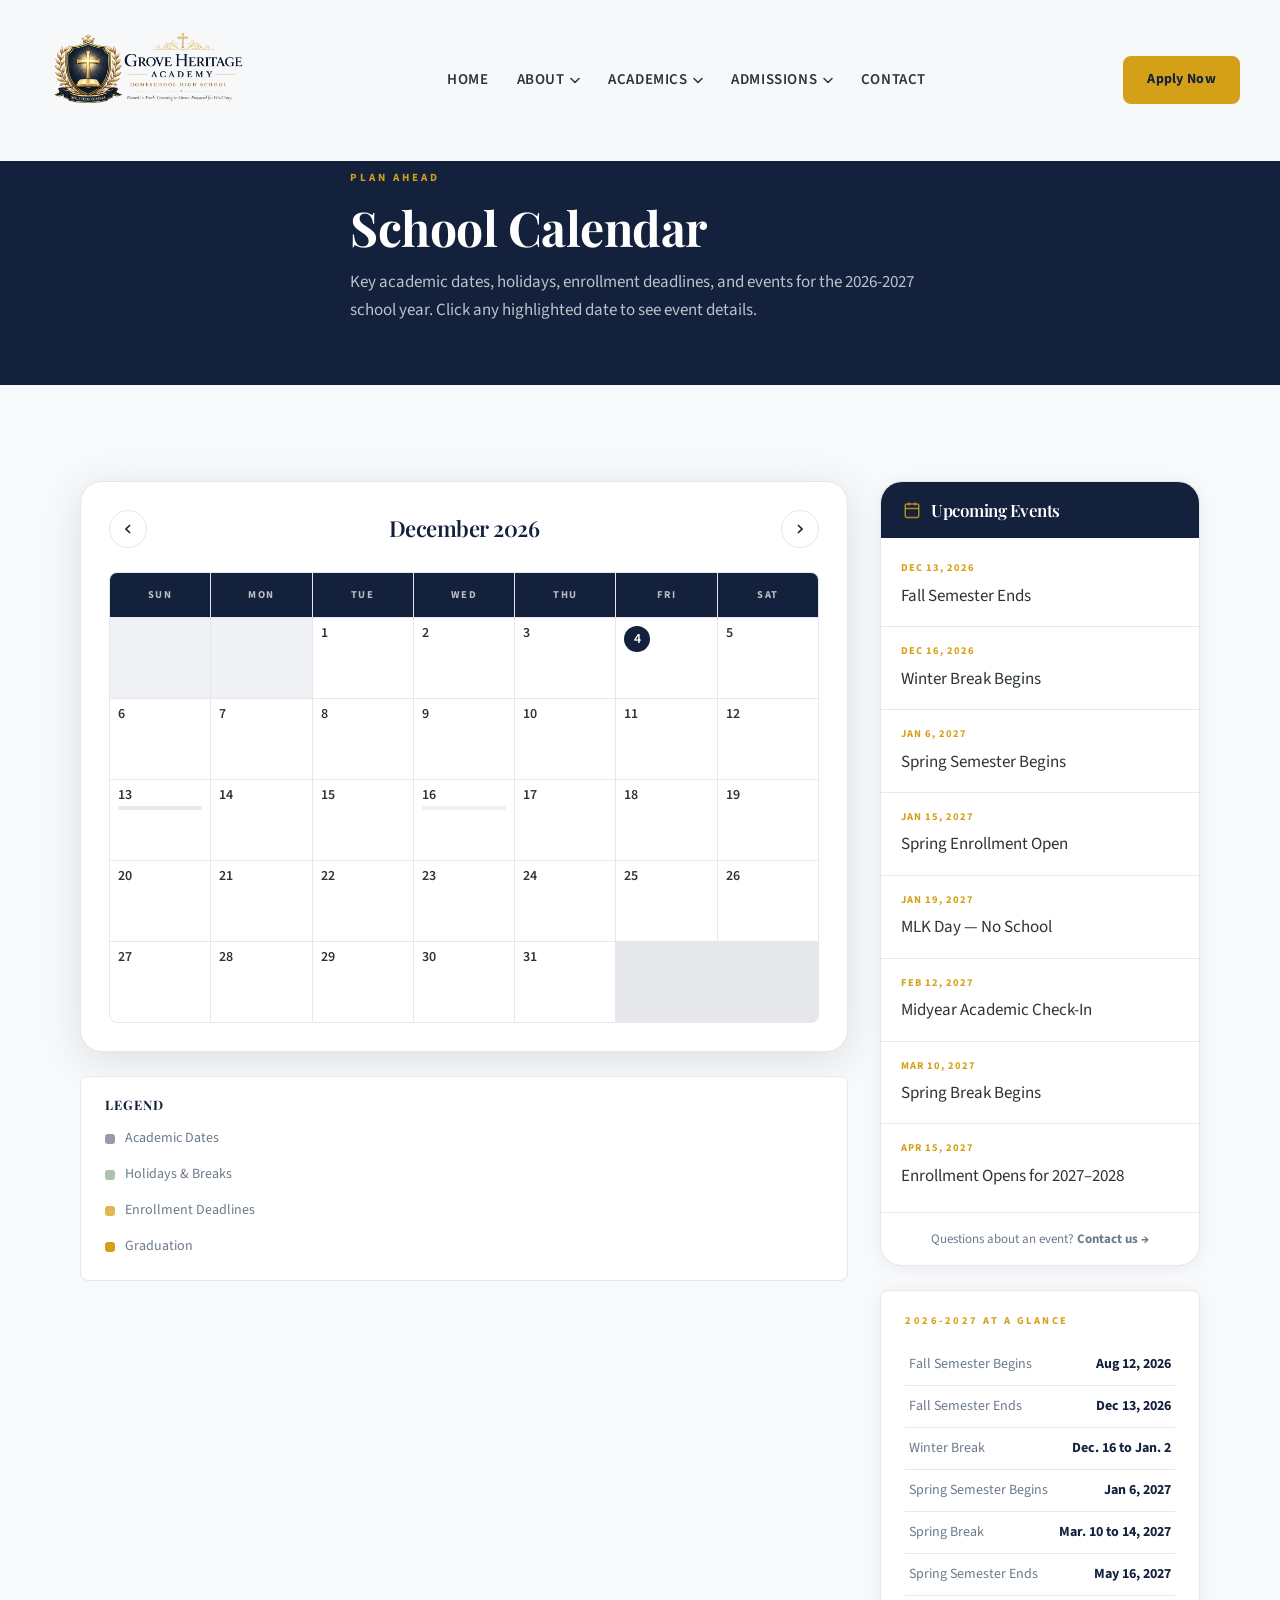
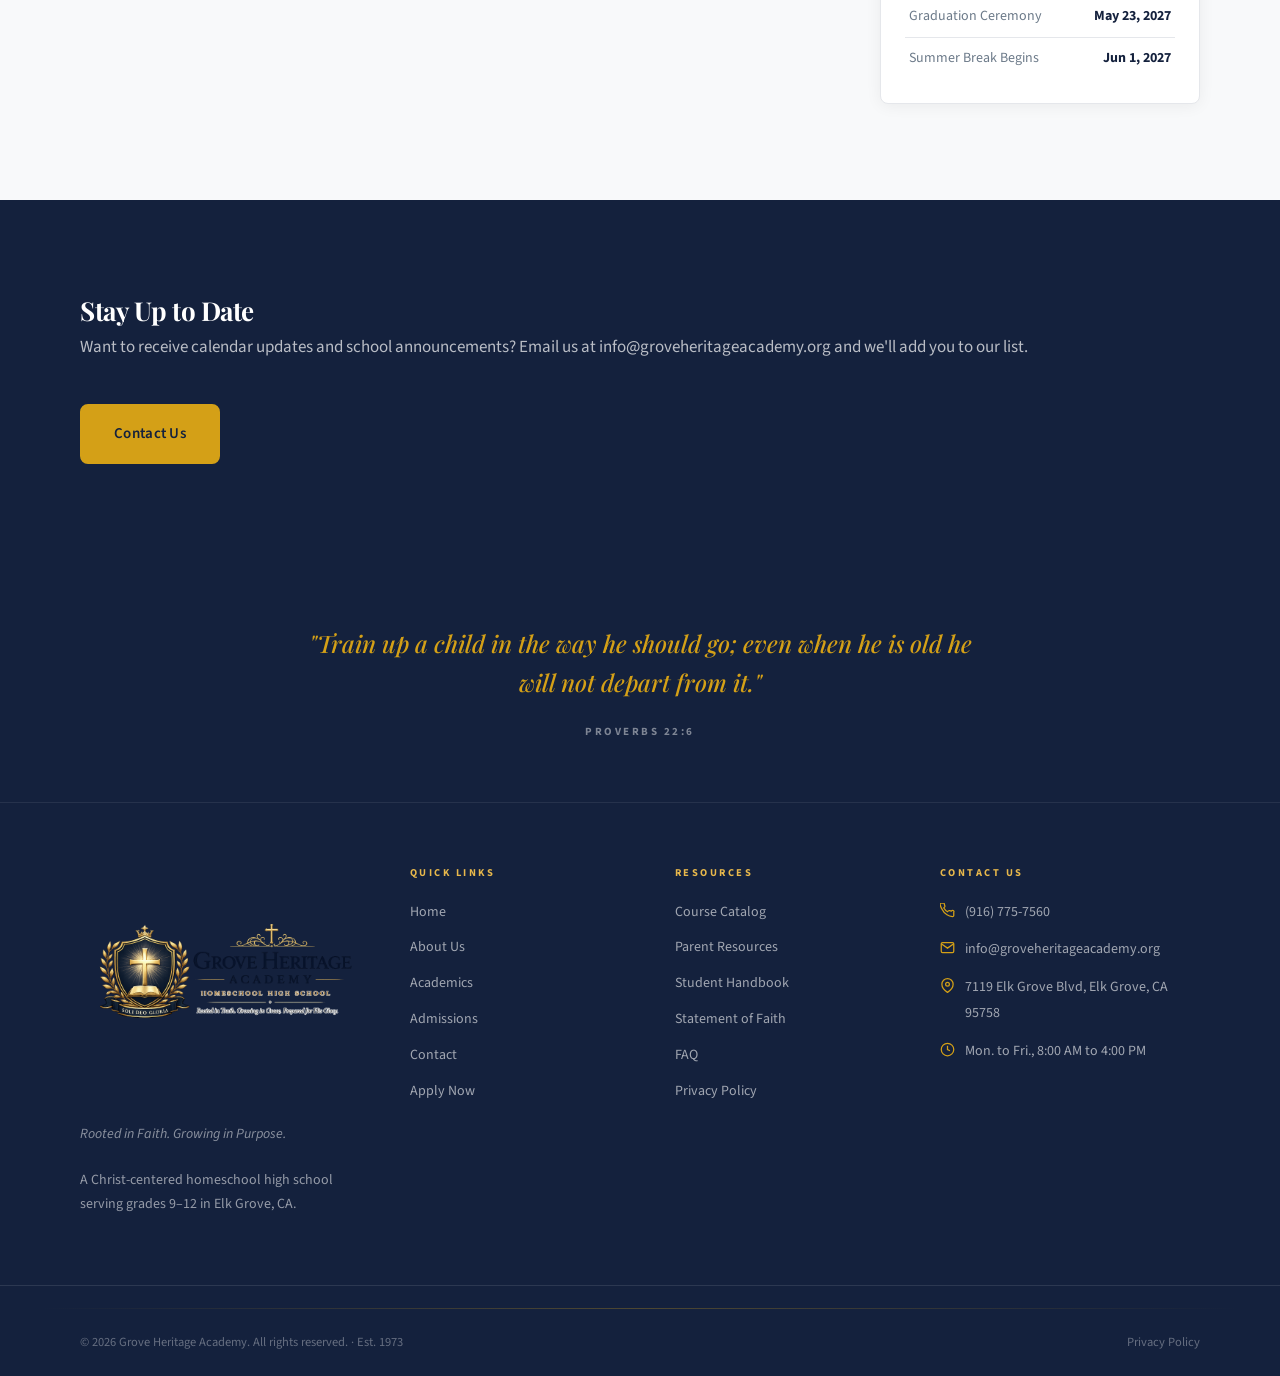
<file: calendar.html>
<!DOCTYPE html>
<html lang="en">
<head>
  <meta charset="UTF-8" />
  <meta name="viewport" content="width=device-width, initial-scale=1.0" />
  <title>School Calendar | Grove Heritage Academy</title>
  <meta name="description" content="View the Grove Heritage Academy academic calendar: semester start and end dates, holidays, enrollment deadlines, progress report dates, and graduation." />
  <meta property="og:title" content="School Calendar | Grove Heritage Academy" />
  <meta property="og:image" content="social-share.png" />
  <link rel="icon" href="favicon.ico" /><link rel="apple-touch-icon" href="apple-touch-icon.png" />
  <link rel="preconnect" href="https://fonts.googleapis.com" /><link rel="preconnect" href="https://fonts.gstatic.com" crossorigin />
  <link href="https://fonts.googleapis.com/css2?family=Playfair+Display:ital,wght@0,400;0,500;0,600;0,700;0,800;1,400;1,500;1,600&family=Source+Sans+3:wght@300;400;500;600;700&display=swap" rel="stylesheet" />
  <link rel="stylesheet" href="styles.css" />
</head>
<body>

<nav class="navbar" id="navbar" role="navigation" aria-label="Main navigation">
  <div class="container navbar-inner">
    <a href="index.html" class="nav-logo" aria-label="Grove Heritage Academy home">
      <img src="Logo.PNG" alt="Grove Heritage Academy" class="nav-logo-img" />
    </a>
    <ul class="nav-links" role="list">
      <li><a href="index.html">Home</a></li>
      <li class="has-dropdown"><a href="about.html">About <svg class="nav-chevron" viewBox="0 0 10 6" fill="none"><path d="M1 1l4 4 4-4" stroke="currentColor" stroke-width="1.5" stroke-linecap="round" stroke-linejoin="round"/></svg></a>
        <ul class="nav-dropdown">
          <li><a href="about.html">Our Story</a></li>
          <li><a href="team.html">Our Team</a></li>
          <li><a href="about.html#student-life">Student Life</a></li>
          <li><a href="about.html#statement-of-faith">Statement of Faith</a></li>
        </ul>
      </li>
      <li class="has-dropdown"><a href="academics.html">Academics <svg class="nav-chevron" viewBox="0 0 10 6" fill="none"><path d="M1 1l4 4 4-4" stroke="currentColor" stroke-width="1.5" stroke-linecap="round" stroke-linejoin="round"/></svg></a>
        <ul class="nav-dropdown">
          <li><a href="academics.html">Overview</a></li>
          <li><a href="courses.html">Course Catalog</a></li>
          <li><a href="academics.html#diplomas">Graduation Requirements</a></li>
          <li><a href="howitworks.html">How It Works</a></li>
        </ul>
      </li>
      <li class="has-dropdown"><a href="admissions.html">Admissions <svg class="nav-chevron" viewBox="0 0 10 6" fill="none"><path d="M1 1l4 4 4-4" stroke="currentColor" stroke-width="1.5" stroke-linecap="round" stroke-linejoin="round"/></svg></a>
        <ul class="nav-dropdown">
          <li><a href="admissions.html">How to Apply</a></li>
          <li><a href="admissions.html#tuition">Tuition &amp; Fees</a></li>
        </ul>
      </li>
      <li><a href="contact.html">Contact</a></li>
    </ul>
    <div class="nav-actions">
      <a href="apply.html" class="btn btn-primary btn-sm nav-apply-btn">Apply Now</a>
    </div>
    <button class="hamburger" id="hamburger" aria-label="Toggle menu" aria-expanded="false"><span></span><span></span><span></span></button>
  </div>
</nav>
<div class="mobile-menu" id="mobile-menu" role="dialog" aria-label="Navigation menu">
  <nav>
    <a href="index.html">Home</a>
    <a href="about.html">About</a>
    <a href="academics.html">Academics</a>
    <a href="admissions.html">Admissions</a>
    <a href="courses.html">Courses</a>
    <a href="howitworks.html">How It Works</a>
    <a href="contact.html">Contact</a>
    <a href="apply.html">Apply Now</a>
    <a href="team.html">Our Team</a>
    <a href="resources.html">Resources</a>
    <a href="faq.html">FAQ</a>
    <a href="calendar.html">Calendar</a>
  </nav>
  <div class="mobile-menu-apply">
    <a href="apply.html" class="btn btn-primary">Apply Now</a>
  </div>
  <button class="mobile-close" id="mobile-close" aria-label="Close menu">
    <svg viewBox="0 0 24 24" fill="none" stroke="currentColor" stroke-width="2.5"><line x1="18" y1="6" x2="6" y2="18"/><line x1="6" y1="6" x2="18" y2="18"/></svg>
  </button>
</div>

<!-- Page Hero -->
<section class="page-hero body-offset">
  <div class="page-hero-bg"></div>
  <div class="page-hero-overlay"></div>
  <div class="container page-hero-content">
    <p class="page-hero-label fade-up">Plan Ahead</p>
    <h1 class="page-hero-title fade-up">School Calendar</h1>
    <p class="page-hero-sub fade-up">Key academic dates, holidays, enrollment deadlines, and events for the 2026-2027 school year. Click any highlighted date to see event details.</p>
  </div>
</section>

<!-- Calendar Section -->
<section class="section bg-cream" id="calendar">
  <div class="container">
    <div class="calendar-layout">

      <!-- Calendar Grid Column -->
      <div class="calendar-col">
        <div class="calendar-card">
          <div class="calendar-nav">
            <button class="cal-nav-btn" id="cal-prev" aria-label="Previous month">
              <svg viewBox="0 0 24 24" fill="none" stroke="currentColor" stroke-width="2.5"><polyline points="15 18 9 12 15 6"/></svg>
            </button>
            <h2 class="cal-month-title" id="cal-month-title">Loading...</h2>
            <button class="cal-nav-btn" id="cal-next" aria-label="Next month">
              <svg viewBox="0 0 24 24" fill="none" stroke="currentColor" stroke-width="2.5"><polyline points="9 18 15 12 9 6"/></svg>
            </button>
          </div>
          <div class="calendar-grid" id="calendar-grid" role="grid" aria-label="Calendar"></div>
        </div>

        <!-- Legend -->
        <div class="calendar-legend">
          <h3 class="legend-title">Legend</h3>
          <ul class="legend-list">
            <li><span class="legend-dot academic"></span> Academic Dates</li>
            <li><span class="legend-dot holiday"></span> Holidays &amp; Breaks</li>
            <li><span class="legend-dot deadline"></span> Enrollment Deadlines</li>
            <li><span class="legend-dot graduation"></span> Graduation</li>
          </ul>
        </div>
      </div>

      <!-- Upcoming Events Column -->
      <div class="upcoming-col">
        <div class="upcoming-card">
          <h3 class="upcoming-title">
            <svg viewBox="0 0 24 24" fill="none" stroke="currentColor" stroke-width="2"><rect x="3" y="4" width="18" height="18" rx="2"/><line x1="16" y1="2" x2="16" y2="6"/><line x1="8" y1="2" x2="8" y2="6"/><line x1="3" y1="10" x2="21" y2="10"/></svg>
            Upcoming Events
          </h3>
          <div id="upcoming-list" class="upcoming-list"></div>
          <div class="upcoming-footer">
            <a href="contact.html" class="upcoming-contact-link">Questions about an event? <strong>Contact us →</strong></a>
          </div>
        </div>

        <!-- Key Dates Quick Reference -->
        <div class="key-dates-card">
          <h3 class="key-dates-title">2026-2027 At a Glance</h3>
          <table class="key-dates-table">
            <tbody>
              <tr>
                <td>Fall Semester Begins</td>
                <td><strong>Aug 12, 2026</strong></td>
              </tr>
              <tr>
                <td>Fall Semester Ends</td>
                <td><strong>Dec 13, 2026</strong></td>
              </tr>
              <tr>
                <td>Winter Break</td>
                <td><strong>Dec. 16 to Jan. 2</strong></td>
              </tr>
              <tr>
                <td>Spring Semester Begins</td>
                <td><strong>Jan 6, 2027</strong></td>
              </tr>
              <tr>
                <td>Spring Break</td>
                <td><strong>Mar. 10 to 14, 2027</strong></td>
              </tr>
              <tr>
                <td>Spring Semester Ends</td>
                <td><strong>May 16, 2027</strong></td>
              </tr>
              <tr>
                <td>Graduation Ceremony</td>
                <td><strong>May 23, 2027</strong></td>
              </tr>
              <tr>
                <td>Summer Break Begins</td>
                <td><strong>Jun 1, 2027</strong></td>
              </tr>
            </tbody>
          </table>
        </div>
      </div>

    </div>
  </div>
</section>

<!-- Event Popup Modal -->
<div class="event-popup" id="event-popup" role="dialog" aria-modal="true" aria-labelledby="popup-title">
  <div class="event-popup-inner">
    <button class="popup-close" id="popup-close" aria-label="Close event details">
      <svg viewBox="0 0 24 24" fill="none" stroke="currentColor" stroke-width="2.5"><line x1="18" y1="6" x2="6" y2="18"/><line x1="6" y1="6" x2="18" y2="18"/></svg>
    </button>
    <p class="popup-date" id="popup-date"></p>
    <h3 class="popup-title" id="popup-title"></h3>
    <p class="popup-desc" id="popup-desc"></p>
  </div>
</div>

<!-- Stay Updated -->
<section class="section bg-navy">
  <div class="container">
    <div class="newsletter-wrap fade-up">
      <div class="newsletter-text">
        <h2>Stay Up to Date</h2>
        <p>Want to receive calendar updates and school announcements? Email us at info@groveheritageacademy.org and we'll add you to our list.</p>
      </div>
      <a href="contact.html" class="btn btn-gold">Contact Us</a>
    </div>
  </div>
</section>

<!-- Footer -->
<footer class="footer" role="contentinfo">
  <div class="footer-scripture-top">
    <blockquote>"Train up a child in the way he should go; even when he is old he will not depart from it."</blockquote>
    <cite>Proverbs 22:6</cite>
  </div>
  <div class="footer-main">
    <div class="container footer-grid">
      <div>
        <div class="footer-logo">
          <img src="Logo.PNG" alt="Grove Heritage Academy" class="footer-logo-img" />
        </div>
        <p class="footer-tagline">Rooted in Faith. Growing in Purpose.</p>
        <p class="footer-mission">A Christ-centered homeschool high school serving grades 9–12 in Elk Grove, CA.</p>
      </div>
      <div>
        <h4 class="footer-heading">Quick Links</h4>
        <ul class="footer-links">
          <li><a href="index.html">Home</a></li>
          <li><a href="about.html">About Us</a></li>
          <li><a href="academics.html">Academics</a></li>
          <li><a href="admissions.html">Admissions</a></li>
          <li><a href="contact.html">Contact</a></li>
          <li><a href="apply.html">Apply Now</a></li>
        </ul>
      </div>
      <div>
        <h4 class="footer-heading">Resources</h4>
        <ul class="footer-links">
          <li><a href="courses.html">Course Catalog</a></li>
          <li><a href="resources.html">Parent Resources</a></li>
          <li><a href="handbook.html">Student Handbook</a></li>
          <li><a href="about.html#statement-of-faith">Statement of Faith</a></li>
          <li><a href="faq.html">FAQ</a></li>
          <li><a href="privacy.html">Privacy Policy</a></li>
        </ul>
      </div>
      <div>
        <h4 class="footer-heading">Contact Us</h4>
        <div class="footer-contact">
          <div class="footer-contact-item">
            <svg viewBox="0 0 24 24" fill="none" stroke="currentColor" stroke-width="2" aria-hidden="true"><path d="M22 16.92v3a2 2 0 01-2.18 2 19.79 19.79 0 01-8.63-3.07A19.5 19.5 0 013.07 9.76a19.79 19.79 0 01-3.07-8.68A2 2 0 012 0h3a2 2 0 012 1.72 12.84 12.84 0 00.7 2.81 2 2 0 01-.45 2.11L6.09 7.91a16 16 0 006 6l1.27-1.27a2 2 0 012.11-.45 12.84 12.84 0 002.81.7A2 2 0 0122 14.92z"/></svg>
            <span><a href="tel:+19167757560">(916) 775-7560</a></span>
          </div>
          <div class="footer-contact-item">
            <svg viewBox="0 0 24 24" fill="none" stroke="currentColor" stroke-width="2" aria-hidden="true"><path d="M4 4h16c1.1 0 2 .9 2 2v12c0 1.1-.9 2-2 2H4c-1.1 0-2-.9-2-2V6c0-1.1.9-2 2-2z"/><polyline points="22,6 12,13 2,6"/></svg>
            <span><a href="mailto:info@groveheritageacademy.org">info@groveheritageacademy.org</a></span>
          </div>
          <div class="footer-contact-item">
            <svg viewBox="0 0 24 24" fill="none" stroke="currentColor" stroke-width="2" aria-hidden="true"><path d="M21 10c0 7-9 13-9 13s-9-6-9-13a9 9 0 0118 0z"/><circle cx="12" cy="10" r="3"/></svg>
            <span><a href="https://www.google.com/maps/dir/?api=1&destination=7119+Elk+Grove+Blvd+Elk+Grove+CA+95758" target="_blank" rel="noopener">7119 Elk Grove Blvd, Elk Grove, CA 95758</a></span>
          </div>
          <div class="footer-contact-item">
            <svg viewBox="0 0 24 24" fill="none" stroke="currentColor" stroke-width="2" aria-hidden="true"><circle cx="12" cy="12" r="10"/><polyline points="12 6 12 12 16 14"/></svg>
            <span>Mon. to Fri., 8:00 AM to 4:00 PM</span>
          </div>
        </div>
      </div>
    </div>
  </div>
  <div class="footer-bottom">
    <div class="footer-gold-line container"></div>
    <div class="footer-bottom-inner">
      <span>© 2026 Grove Heritage Academy. All rights reserved. · Est. 1973</span>
      <div class="footer-bottom-links"><a href="privacy.html">Privacy Policy</a></div>
    </div>
  </div>
</footer>

<script src="script.js"></script>
</body>
</html>
</file>
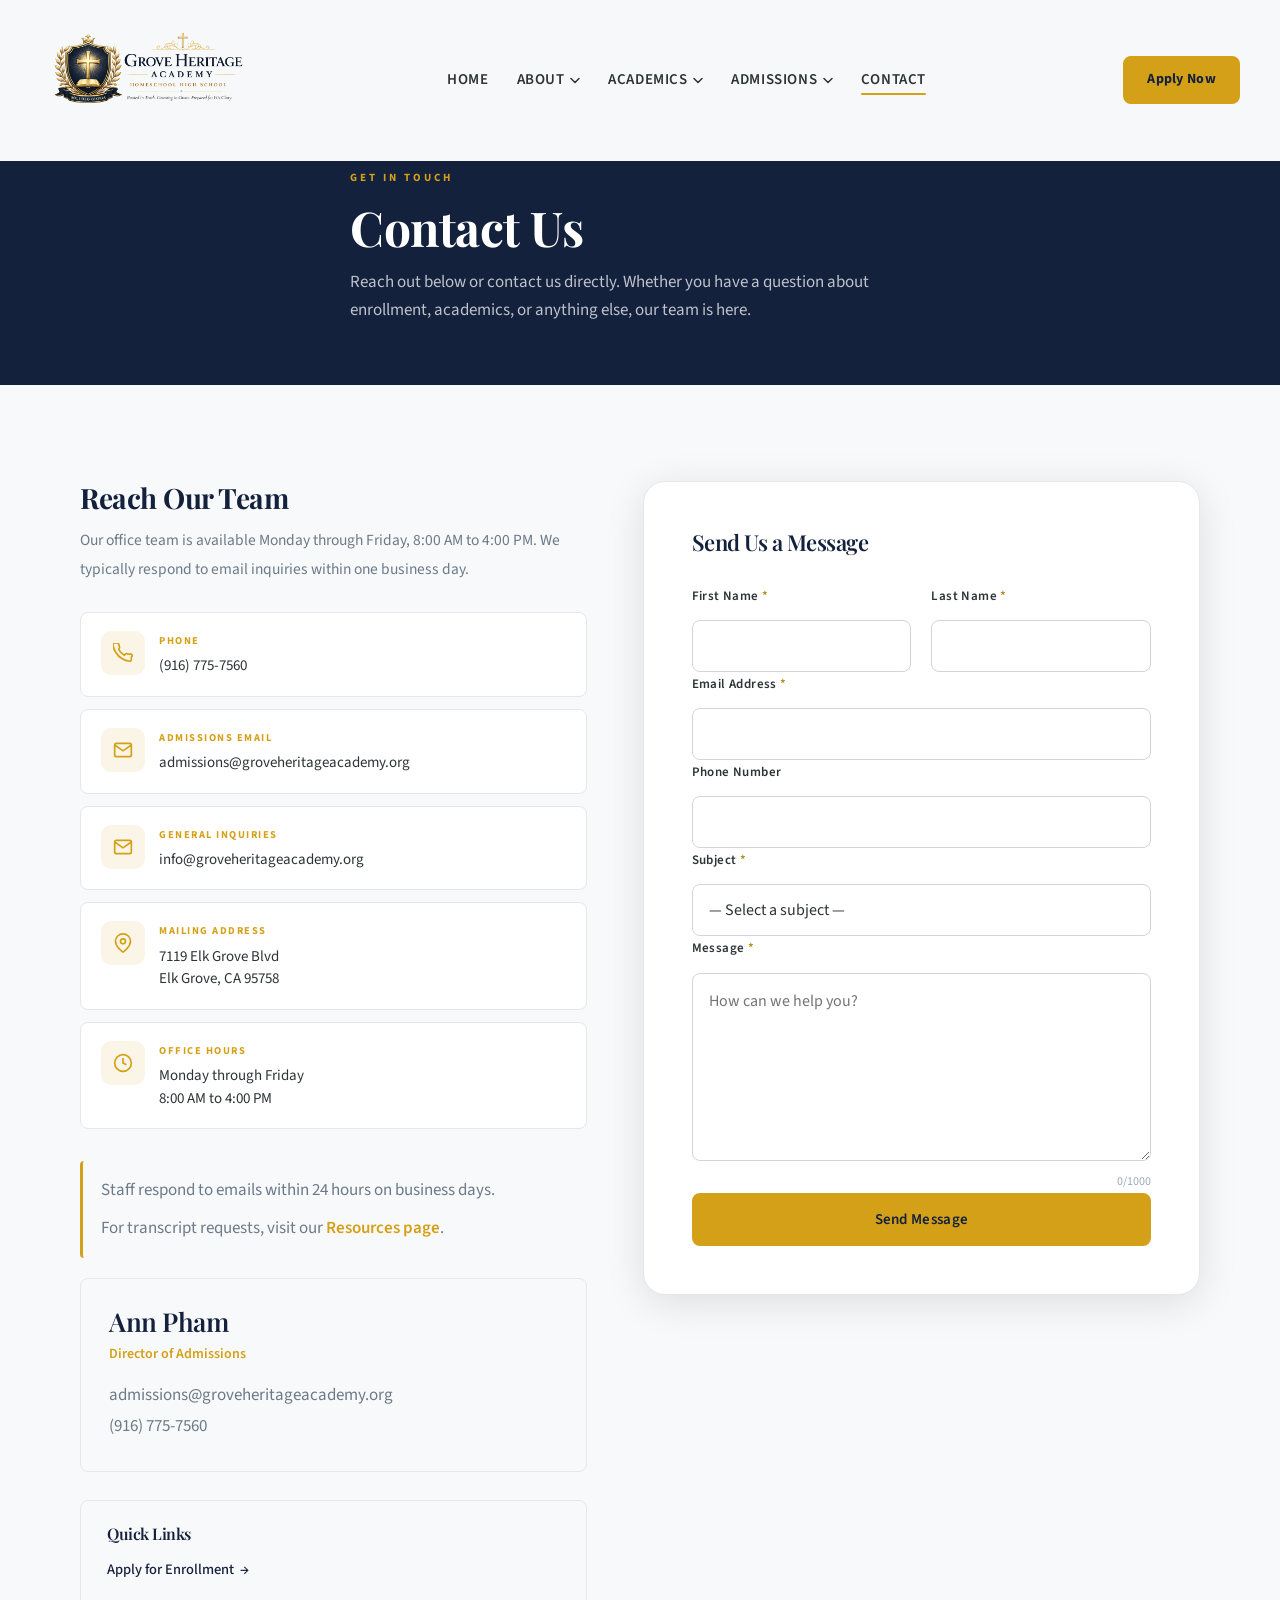
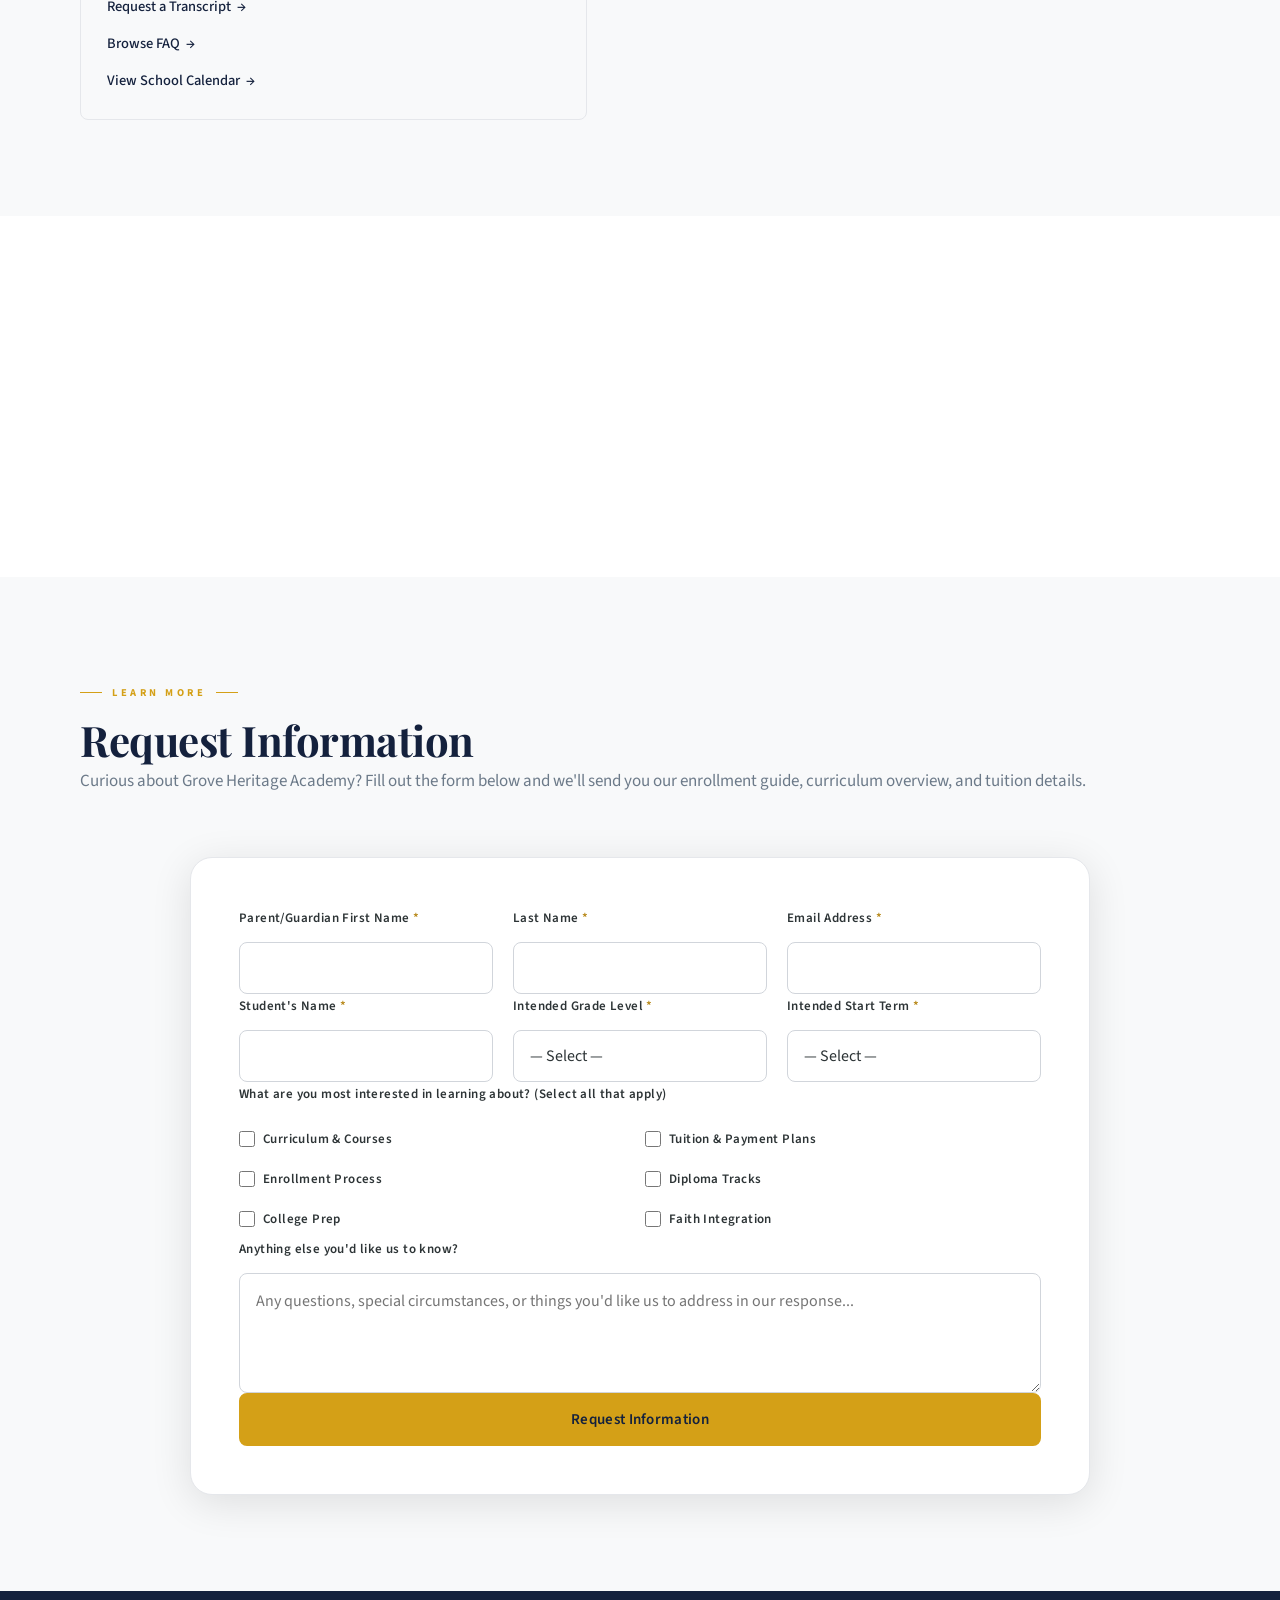
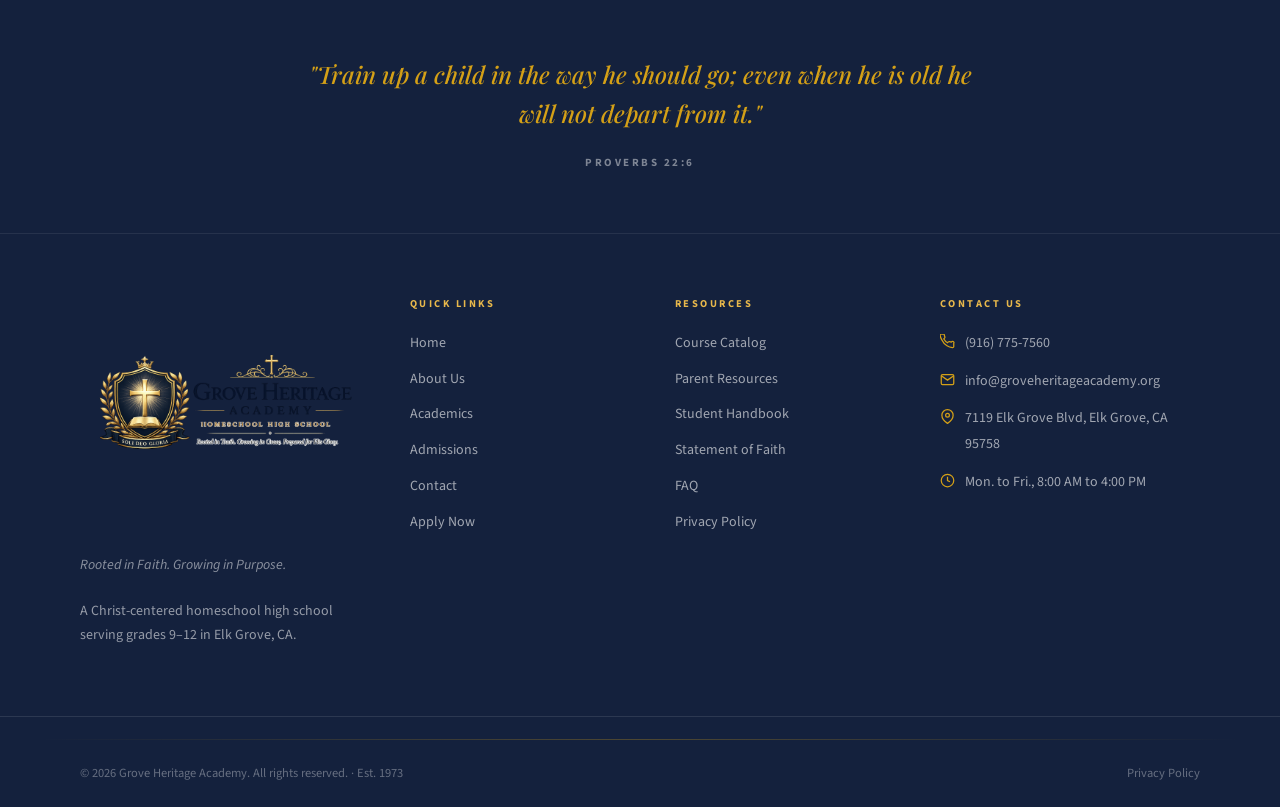
<file: contact.html>
<!DOCTYPE html>
<html lang="en">
<head>
  <meta charset="UTF-8" />
  <meta name="viewport" content="width=device-width, initial-scale=1.0" />
  <title>Contact Us | Grove Heritage Academy</title>
  <meta name="description" content="Contact Grove Heritage Academy. Reach our admissions team, request more information, or find our phone, email, and mailing address." />
  <meta property="og:title" content="Contact Us | Grove Heritage Academy" />
  <meta property="og:image" content="social-share.png" />
  <link rel="icon" href="favicon.ico" /><link rel="apple-touch-icon" href="apple-touch-icon.png" />
  <link rel="preconnect" href="https://fonts.googleapis.com" /><link rel="preconnect" href="https://fonts.gstatic.com" crossorigin />
  <link href="https://fonts.googleapis.com/css2?family=Playfair+Display:ital,wght@0,400;0,500;0,600;0,700;0,800;1,400;1,500;1,600&family=Source+Sans+3:wght@300;400;500;600;700&display=swap" rel="stylesheet" />
  <link rel="stylesheet" href="styles.css" />
</head>
<body>

<nav class="navbar" id="navbar" role="navigation" aria-label="Main navigation">
  <div class="container navbar-inner">
    <a href="index.html" class="nav-logo" aria-label="Grove Heritage Academy home">
      <img src="Logo.PNG" alt="Grove Heritage Academy" class="nav-logo-img" />
    </a>
    <ul class="nav-links" role="list">
      <li><a href="index.html">Home</a></li>
      <li class="has-dropdown"><a href="about.html">About <svg class="nav-chevron" viewBox="0 0 10 6" fill="none"><path d="M1 1l4 4 4-4" stroke="currentColor" stroke-width="1.5" stroke-linecap="round" stroke-linejoin="round"/></svg></a>
        <ul class="nav-dropdown">
          <li><a href="about.html">Our Story</a></li>
          <li><a href="team.html">Our Team</a></li>
          <li><a href="about.html#student-life">Student Life</a></li>
          <li><a href="about.html#statement-of-faith">Statement of Faith</a></li>
        </ul>
      </li>
      <li class="has-dropdown"><a href="academics.html">Academics <svg class="nav-chevron" viewBox="0 0 10 6" fill="none"><path d="M1 1l4 4 4-4" stroke="currentColor" stroke-width="1.5" stroke-linecap="round" stroke-linejoin="round"/></svg></a>
        <ul class="nav-dropdown">
          <li><a href="academics.html">Overview</a></li>
          <li><a href="courses.html">Course Catalog</a></li>
          <li><a href="academics.html#diplomas">Graduation Requirements</a></li>
          <li><a href="howitworks.html">How It Works</a></li>
        </ul>
      </li>
      <li class="has-dropdown"><a href="admissions.html">Admissions <svg class="nav-chevron" viewBox="0 0 10 6" fill="none"><path d="M1 1l4 4 4-4" stroke="currentColor" stroke-width="1.5" stroke-linecap="round" stroke-linejoin="round"/></svg></a>
        <ul class="nav-dropdown">
          <li><a href="admissions.html">How to Apply</a></li>
          <li><a href="admissions.html#tuition">Tuition &amp; Fees</a></li>
        </ul>
      </li>
      <li><a href="contact.html">Contact</a></li>
    </ul>
    <div class="nav-actions">
      <a href="apply.html" class="btn btn-primary btn-sm nav-apply-btn">Apply Now</a>
    </div>
    <button class="hamburger" id="hamburger" aria-label="Toggle menu" aria-expanded="false"><span></span><span></span><span></span></button>
  </div>
</nav>
<div class="mobile-menu" id="mobile-menu" role="dialog" aria-label="Navigation menu">
  <nav>
    <a href="index.html">Home</a>
    <a href="about.html">About</a>
    <a href="academics.html">Academics</a>
    <a href="admissions.html">Admissions</a>
    <a href="courses.html">Courses</a>
    <a href="howitworks.html">How It Works</a>
    <a href="contact.html">Contact</a>
    <a href="apply.html">Apply Now</a>
    <a href="team.html">Our Team</a>
    <a href="resources.html">Resources</a>
    <a href="faq.html">FAQ</a>
    <a href="calendar.html">Calendar</a>
  </nav>
  <div class="mobile-menu-apply">
    <a href="apply.html" class="btn btn-primary">Apply Now</a>
  </div>
  <button class="mobile-close" id="mobile-close" aria-label="Close menu">
    <svg viewBox="0 0 24 24" fill="none" stroke="currentColor" stroke-width="2.5"><line x1="18" y1="6" x2="6" y2="18"/><line x1="6" y1="6" x2="18" y2="18"/></svg>
  </button>
</div>

<!-- Page Hero -->
<section class="page-hero body-offset">
  <div class="page-hero-bg"></div>
  <div class="page-hero-overlay"></div>
  <div class="container page-hero-content">
    <p class="page-hero-label fade-up">Get in Touch</p>
    <h1 class="page-hero-title fade-up">Contact Us</h1>
    <p class="page-hero-sub fade-up">Reach out below or contact us directly. Whether you have a question about enrollment, academics, or anything else, our team is here.</p>
  </div>
</section>

<!-- Contact Info + Form -->
<section class="section bg-cream">
  <div class="container">
    <div class="contact-layout fade-up">

      <!-- Contact Info -->
      <div class="contact-info-col">
        <h2 class="contact-info-title">Reach Our Team</h2>
        <p class="contact-info-intro">Our office team is available Monday through Friday, 8:00 AM to 4:00 PM. We typically respond to email inquiries within one business day.</p>

        <div class="contact-items">
          <div class="contact-item">
            <div class="contact-item-icon">
              <svg viewBox="0 0 24 24" fill="none" stroke="currentColor" stroke-width="2"><path d="M22 16.92v3a2 2 0 01-2.18 2 19.79 19.79 0 01-8.63-3.07A19.5 19.5 0 013.07 10.8 19.79 19.79 0 01.01 2.22a2 2 0 012-2.18h3a2 2 0 012 1.72c.127.96.361 1.903.7 2.81a2 2 0 01-.45 2.11L6.91 7.91a16 16 0 006.72 6.72l1.26-1.35a2 2 0 012.11-.45c.907.339 1.85.573 2.81.7A2 2 0 0122 16.92z"/></svg>
            </div>
            <div class="contact-item-body">
              <strong>Phone</strong>
              <a href="tel:+19167757560">(916) 775-7560</a>
            </div>
          </div>

          <div class="contact-item">
            <div class="contact-item-icon">
              <svg viewBox="0 0 24 24" fill="none" stroke="currentColor" stroke-width="2"><path d="M4 4h16c1.1 0 2 .9 2 2v12c0 1.1-.9 2-2 2H4c-1.1 0-2-.9-2-2V6c0-1.1.9-2 2-2z"/><polyline points="22,6 12,13 2,6"/></svg>
            </div>
            <div class="contact-item-body">
              <strong>Admissions Email</strong>
              <a href="mailto:admissions@groveheritageacademy.org">admissions@groveheritageacademy.org</a>
            </div>
          </div>
          <div class="contact-item">
            <div class="contact-item-icon">
              <svg viewBox="0 0 24 24" fill="none" stroke="currentColor" stroke-width="2"><path d="M4 4h16c1.1 0 2 .9 2 2v12c0 1.1-.9 2-2 2H4c-1.1 0-2-.9-2-2V6c0-1.1.9-2 2-2z"/><polyline points="22,6 12,13 2,6"/></svg>
            </div>
            <div class="contact-item-body">
              <strong>General Inquiries</strong>
              <a href="mailto:info@groveheritageacademy.org">info@groveheritageacademy.org</a>
            </div>
          </div>

          <div class="contact-item">
            <div class="contact-item-icon">
              <svg viewBox="0 0 24 24" fill="none" stroke="currentColor" stroke-width="2"><path d="M21 10c0 7-9 13-9 13s-9-6-9-13a9 9 0 0118 0z"/><circle cx="12" cy="10" r="3"/></svg>
            </div>
            <div class="contact-item-body">
              <strong>Mailing Address</strong>
              <address>
                7119 Elk Grove Blvd<br />
                Elk Grove, CA 95758
              </address>
            </div>
          </div>

          <div class="contact-item">
            <div class="contact-item-icon">
              <svg viewBox="0 0 24 24" fill="none" stroke="currentColor" stroke-width="2"><circle cx="12" cy="12" r="10"/><polyline points="12 6 12 12 16 14"/></svg>
            </div>
            <div class="contact-item-body">
              <strong>Office Hours</strong>
              <span>Monday through Friday<br />8:00 AM to 4:00 PM</span>
            </div>
          </div>
        </div>

        <!-- Info Notes -->
        <div style="background:var(--cream);border-left:3px solid var(--gold);border-radius:4px;padding:14px 18px;margin-bottom:20px;font-size:.9375rem;line-height:1.7">
          <p style="margin:0 0 6px">Staff respond to emails within 24 hours on business days.</p>
          <p style="margin:0">For transcript requests, visit our <a href="resources.html#transcripts" style="color:var(--gold);font-weight:600">Resources page</a>.</p>
        </div>


        <div style="background:var(--cream);border-radius:var(--radius);border:1px solid var(--border);padding:28px;margin-bottom:28px">
          <h3 style="font-family:var(--font-serif);color:var(--navy);margin-bottom:4px">Ann Pham</h3>
          <p style="color:var(--gold);font-weight:600;font-size:.875rem;margin-bottom:12px">Director of Admissions</p>
          <p><a href="mailto:admissions@groveheritageacademy.org">admissions@groveheritageacademy.org</a></p>
          <p><a href="tel:+19167757560">(916) 775-7560</a></p>
        </div>
        <!-- Quick Links -->
        <div class="contact-quick-links">
          <h3>Quick Links</h3>
          <ul>
            <li><a href="apply.html">Apply for Enrollment</a></li>
            <li><a href="resources.html#transcripts">Request a Transcript</a></li>
            <li><a href="faq.html">Browse FAQ</a></li>
            <li><a href="calendar.html">View School Calendar</a></li>
          </ul>
        </div>
      </div>

      <!-- Contact Form -->
      <div class="contact-form-col">
        <form class="form-card" method="POST" data-netlify="true" name="contact" netlify-honeypot="bot-field">
          <input type="hidden" name="form-name" value="contact" />
          <p class="hidden"><label>Don't fill this out: <input name="bot-field" /></label></p>

          <h3 class="form-card-title">Send Us a Message</h3>

          <div class="form-grid-2">
            <div class="form-group">
              <label for="ct-first">First Name <span class="req">*</span></label>
              <input type="text" id="ct-first" name="first_name" required autocomplete="given-name" />
            </div>
            <div class="form-group">
              <label for="ct-last">Last Name <span class="req">*</span></label>
              <input type="text" id="ct-last" name="last_name" required autocomplete="family-name" />
            </div>
          </div>

          <div class="form-group">
            <label for="ct-email">Email Address <span class="req">*</span></label>
            <input type="email" id="ct-email" name="email" required autocomplete="email" />
          </div>

          <div class="form-group">
            <label for="ct-phone">Phone Number</label>
            <input type="tel" id="ct-phone" name="phone" autocomplete="tel" />
          </div>

          <div class="form-group">
            <label for="ct-subject">Subject <span class="req">*</span></label>
            <select id="ct-subject" name="subject" required>
              <option value="">— Select a subject —</option>
              <option>General Inquiry</option>
              <option>Admissions / Enrollment</option>
              <option>Tuition &amp; Financial Questions</option>
              <option>Academics &amp; Curriculum</option>
              <option>Transcripts &amp; Records</option>
              <option>Technical Support</option>
              <option>Other</option>
            </select>
          </div>

          <div class="form-group">
            <label for="contact-message">Message <span class="req">*</span></label>
            <textarea id="contact-message" name="message" rows="6" required maxlength="1000" placeholder="How can we help you?"></textarea>
            <span class="char-counter" id="char-count">0/1000</span>
          </div>

          <button type="submit" class="btn btn-primary btn-full" data-original="Send Message">Send Message</button>
          <div class="form-success" style="display:none;">
            <svg viewBox="0 0 24 24" fill="none" stroke="currentColor" stroke-width="2.5"><polyline points="20 6 9 17 4 12"/></svg>
            Thank you! Your message has been received. We'll get back to you within one business day.
          </div>
        </form>
      </div>

    </div>
  </div>
</section>

<!-- Google Maps Embed -->
<section class="map-section">
  <div style="border-radius:var(--radius);overflow:hidden;margin-top:0">
    <iframe src="https://www.google.com/maps/embed?pb=!1m18!1m12!1m3!1d3131.0!2d-121.3617!3d38.4065!2m3!1f0!2f0!3f0!3m2!1i1024!2i768!4f13.1!3m3!1m2!1s0x809ad7e9af000001%3A0x1!2s7119+Elk+Grove+Blvd%2C+Elk+Grove%2C+CA+95758!5e0!3m2!1sen!2sus!4v1" width="100%" height="350" style="border:0" allowfullscreen="" loading="lazy"></iframe>
  </div>
</section>

<!-- Inquiry / Info Request Form -->
<section class="section bg-cream" id="inquiry">
  <div class="container">
    <div class="section-header fade-up">
      <span class="section-label">Learn More</span>
      <h2 class="section-title">Request Information</h2>
      <p class="section-sub">Curious about Grove Heritage Academy? Fill out the form below and we'll send you our enrollment guide, curriculum overview, and tuition details.</p>
    </div>
    <div class="inquiry-form-wrap fade-up">
      <form class="form-card form-card-wide" method="POST" data-netlify="true" name="inquiry" netlify-honeypot="bot-field">
        <input type="hidden" name="form-name" value="inquiry" />
        <p class="hidden"><label>Don't fill this out: <input name="bot-field" /></label></p>

        <div class="form-grid-3">
          <div class="form-group">
            <label for="iq-first">Parent/Guardian First Name <span class="req">*</span></label>
            <input type="text" id="iq-first" name="parent_first_name" required autocomplete="given-name" />
          </div>
          <div class="form-group">
            <label for="iq-last">Last Name <span class="req">*</span></label>
            <input type="text" id="iq-last" name="parent_last_name" required autocomplete="family-name" />
          </div>
          <div class="form-group">
            <label for="iq-email">Email Address <span class="req">*</span></label>
            <input type="email" id="iq-email" name="email" required autocomplete="email" />
          </div>
        </div>

        <div class="form-grid-3">
          <div class="form-group">
            <label for="iq-student-name">Student's Name <span class="req">*</span></label>
            <input type="text" id="iq-student-name" name="student_name" required />
          </div>
          <div class="form-group">
            <label for="iq-grade">Intended Grade Level <span class="req">*</span></label>
            <select id="iq-grade" name="grade_level" required>
              <option value="">— Select —</option>
              <option>9th Grade</option>
              <option>10th Grade</option>
              <option>11th Grade</option>
              <option>12th Grade</option>
            </select>
          </div>
          <div class="form-group">
            <label for="iq-start">Intended Start Term <span class="req">*</span></label>
            <select id="iq-start" name="start_term" required>
              <option value="">— Select —</option>
              <option>Fall 2026</option>
              <option>Spring 2027</option>
              <option>Fall 2027</option>
              <option>Just exploring</option>
            </select>
          </div>
        </div>

        <div class="form-group">
          <label>What are you most interested in learning about? (Select all that apply)</label>
          <div class="checkbox-grid">
            <label class="checkbox-label"><input type="checkbox" name="interest" value="curriculum" /> Curriculum &amp; Courses</label>
            <label class="checkbox-label"><input type="checkbox" name="interest" value="tuition" /> Tuition &amp; Payment Plans</label>
            <label class="checkbox-label"><input type="checkbox" name="interest" value="enrollment" /> Enrollment Process</label>
            <label class="checkbox-label"><input type="checkbox" name="interest" value="diploma" /> Diploma Tracks</label>
            <label class="checkbox-label"><input type="checkbox" name="interest" value="college" /> College Prep</label>
            <label class="checkbox-label"><input type="checkbox" name="interest" value="faith" /> Faith Integration</label>
          </div>
        </div>

        <div class="form-group">
          <label for="iq-notes">Anything else you'd like us to know?</label>
          <textarea id="iq-notes" name="notes" rows="3" placeholder="Any questions, special circumstances, or things you'd like us to address in our response..."></textarea>
        </div>

        <button type="submit" class="btn btn-primary btn-full" data-original="Request Information">Request Information</button>
        <div class="form-success" style="display:none;">
          <svg viewBox="0 0 24 24" fill="none" stroke="currentColor" stroke-width="2.5"><polyline points="20 6 9 17 4 12"/></svg>
          Thank you for your interest! We'll send your information packet within one business day.
        </div>
      </form>
    </div>
  </div>
</section>

<!-- Footer -->
<footer class="footer" role="contentinfo">
  <div class="footer-scripture-top">
    <blockquote>"Train up a child in the way he should go; even when he is old he will not depart from it."</blockquote>
    <cite>Proverbs 22:6</cite>
  </div>
  <div class="footer-main">
    <div class="container footer-grid">
      <div>
        <div class="footer-logo">
          <img src="Logo.PNG" alt="Grove Heritage Academy" class="footer-logo-img" />
        </div>
        <p class="footer-tagline">Rooted in Faith. Growing in Purpose.</p>
        <p class="footer-mission">A Christ-centered homeschool high school serving grades 9–12 in Elk Grove, CA.</p>
      </div>
      <div>
        <h4 class="footer-heading">Quick Links</h4>
        <ul class="footer-links">
          <li><a href="index.html">Home</a></li>
          <li><a href="about.html">About Us</a></li>
          <li><a href="academics.html">Academics</a></li>
          <li><a href="admissions.html">Admissions</a></li>
          <li><a href="contact.html">Contact</a></li>
          <li><a href="apply.html">Apply Now</a></li>
        </ul>
      </div>
      <div>
        <h4 class="footer-heading">Resources</h4>
        <ul class="footer-links">
          <li><a href="courses.html">Course Catalog</a></li>
          <li><a href="resources.html">Parent Resources</a></li>
          <li><a href="handbook.html">Student Handbook</a></li>
          <li><a href="about.html#statement-of-faith">Statement of Faith</a></li>
          <li><a href="faq.html">FAQ</a></li>
          <li><a href="privacy.html">Privacy Policy</a></li>
        </ul>
      </div>
      <div>
        <h4 class="footer-heading">Contact Us</h4>
        <div class="footer-contact">
          <div class="footer-contact-item">
            <svg viewBox="0 0 24 24" fill="none" stroke="currentColor" stroke-width="2" aria-hidden="true"><path d="M22 16.92v3a2 2 0 01-2.18 2 19.79 19.79 0 01-8.63-3.07A19.5 19.5 0 013.07 9.76a19.79 19.79 0 01-3.07-8.68A2 2 0 012 0h3a2 2 0 012 1.72 12.84 12.84 0 00.7 2.81 2 2 0 01-.45 2.11L6.09 7.91a16 16 0 006 6l1.27-1.27a2 2 0 012.11-.45 12.84 12.84 0 002.81.7A2 2 0 0122 14.92z"/></svg>
            <span><a href="tel:+19167757560">(916) 775-7560</a></span>
          </div>
          <div class="footer-contact-item">
            <svg viewBox="0 0 24 24" fill="none" stroke="currentColor" stroke-width="2" aria-hidden="true"><path d="M4 4h16c1.1 0 2 .9 2 2v12c0 1.1-.9 2-2 2H4c-1.1 0-2-.9-2-2V6c0-1.1.9-2 2-2z"/><polyline points="22,6 12,13 2,6"/></svg>
            <span><a href="mailto:info@groveheritageacademy.org">info@groveheritageacademy.org</a></span>
          </div>
          <div class="footer-contact-item">
            <svg viewBox="0 0 24 24" fill="none" stroke="currentColor" stroke-width="2" aria-hidden="true"><path d="M21 10c0 7-9 13-9 13s-9-6-9-13a9 9 0 0118 0z"/><circle cx="12" cy="10" r="3"/></svg>
            <span><a href="https://www.google.com/maps/dir/?api=1&destination=7119+Elk+Grove+Blvd+Elk+Grove+CA+95758" target="_blank" rel="noopener">7119 Elk Grove Blvd, Elk Grove, CA 95758</a></span>
          </div>
          <div class="footer-contact-item">
            <svg viewBox="0 0 24 24" fill="none" stroke="currentColor" stroke-width="2" aria-hidden="true"><circle cx="12" cy="12" r="10"/><polyline points="12 6 12 12 16 14"/></svg>
            <span>Mon. to Fri., 8:00 AM to 4:00 PM</span>
          </div>
        </div>
      </div>
    </div>
  </div>
  <div class="footer-bottom">
    <div class="footer-gold-line container"></div>
    <div class="footer-bottom-inner">
      <span>© 2026 Grove Heritage Academy. All rights reserved. · Est. 1973</span>
      <div class="footer-bottom-links"><a href="privacy.html">Privacy Policy</a></div>
    </div>
  </div>
</footer>

<script src="script.js"></script>
</body>
</html>
</file>
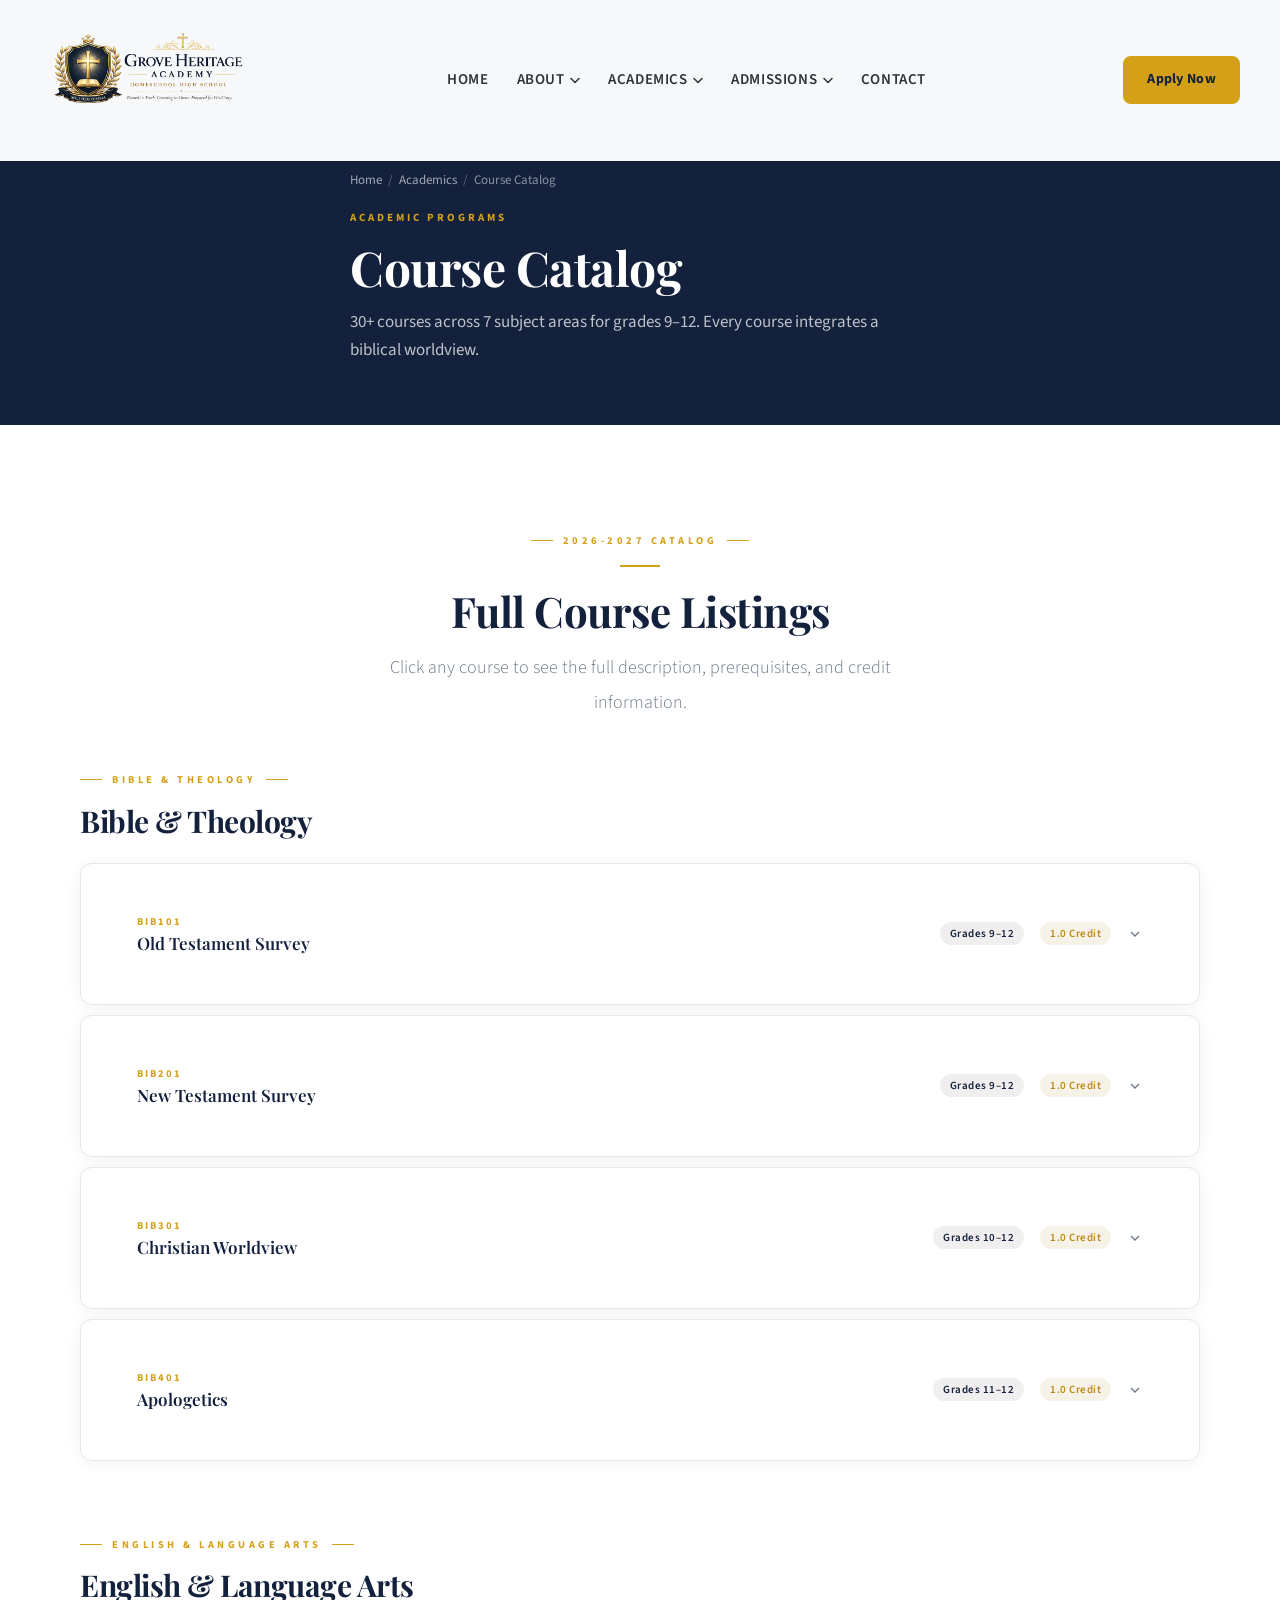
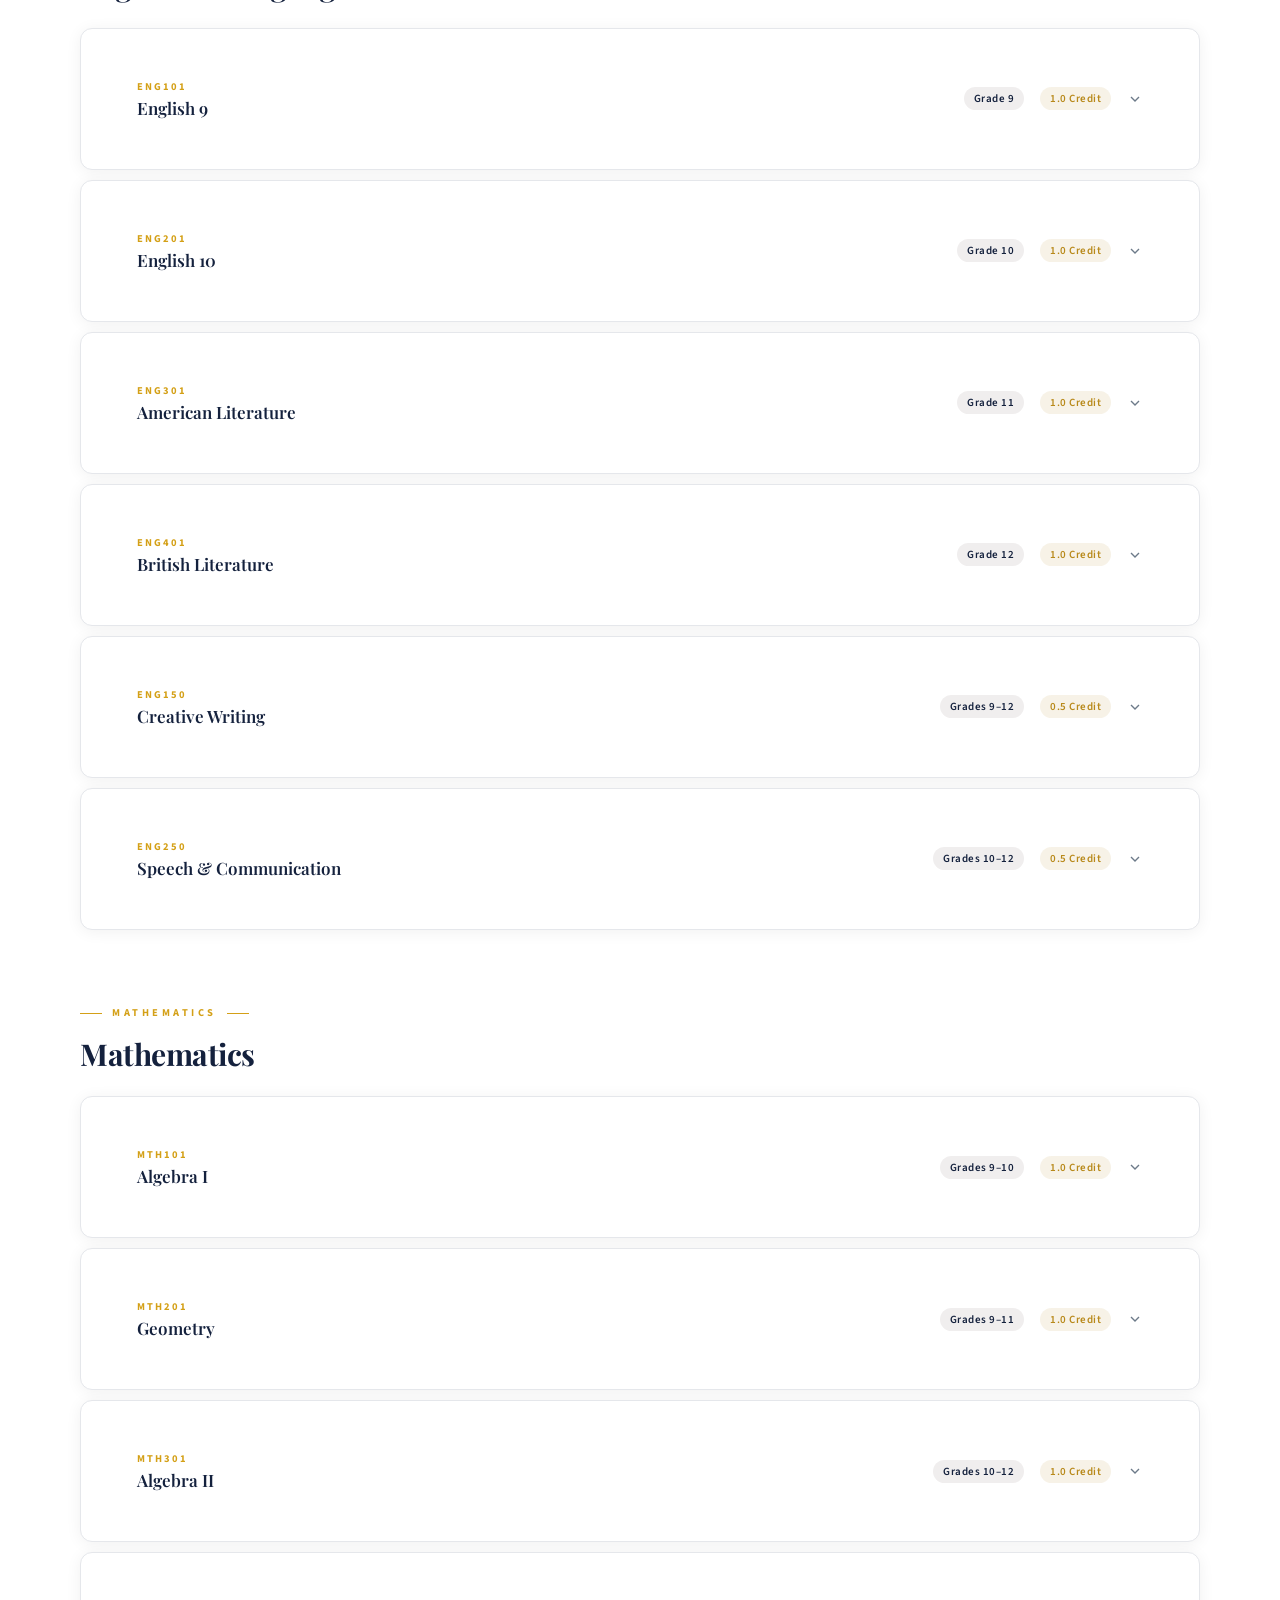
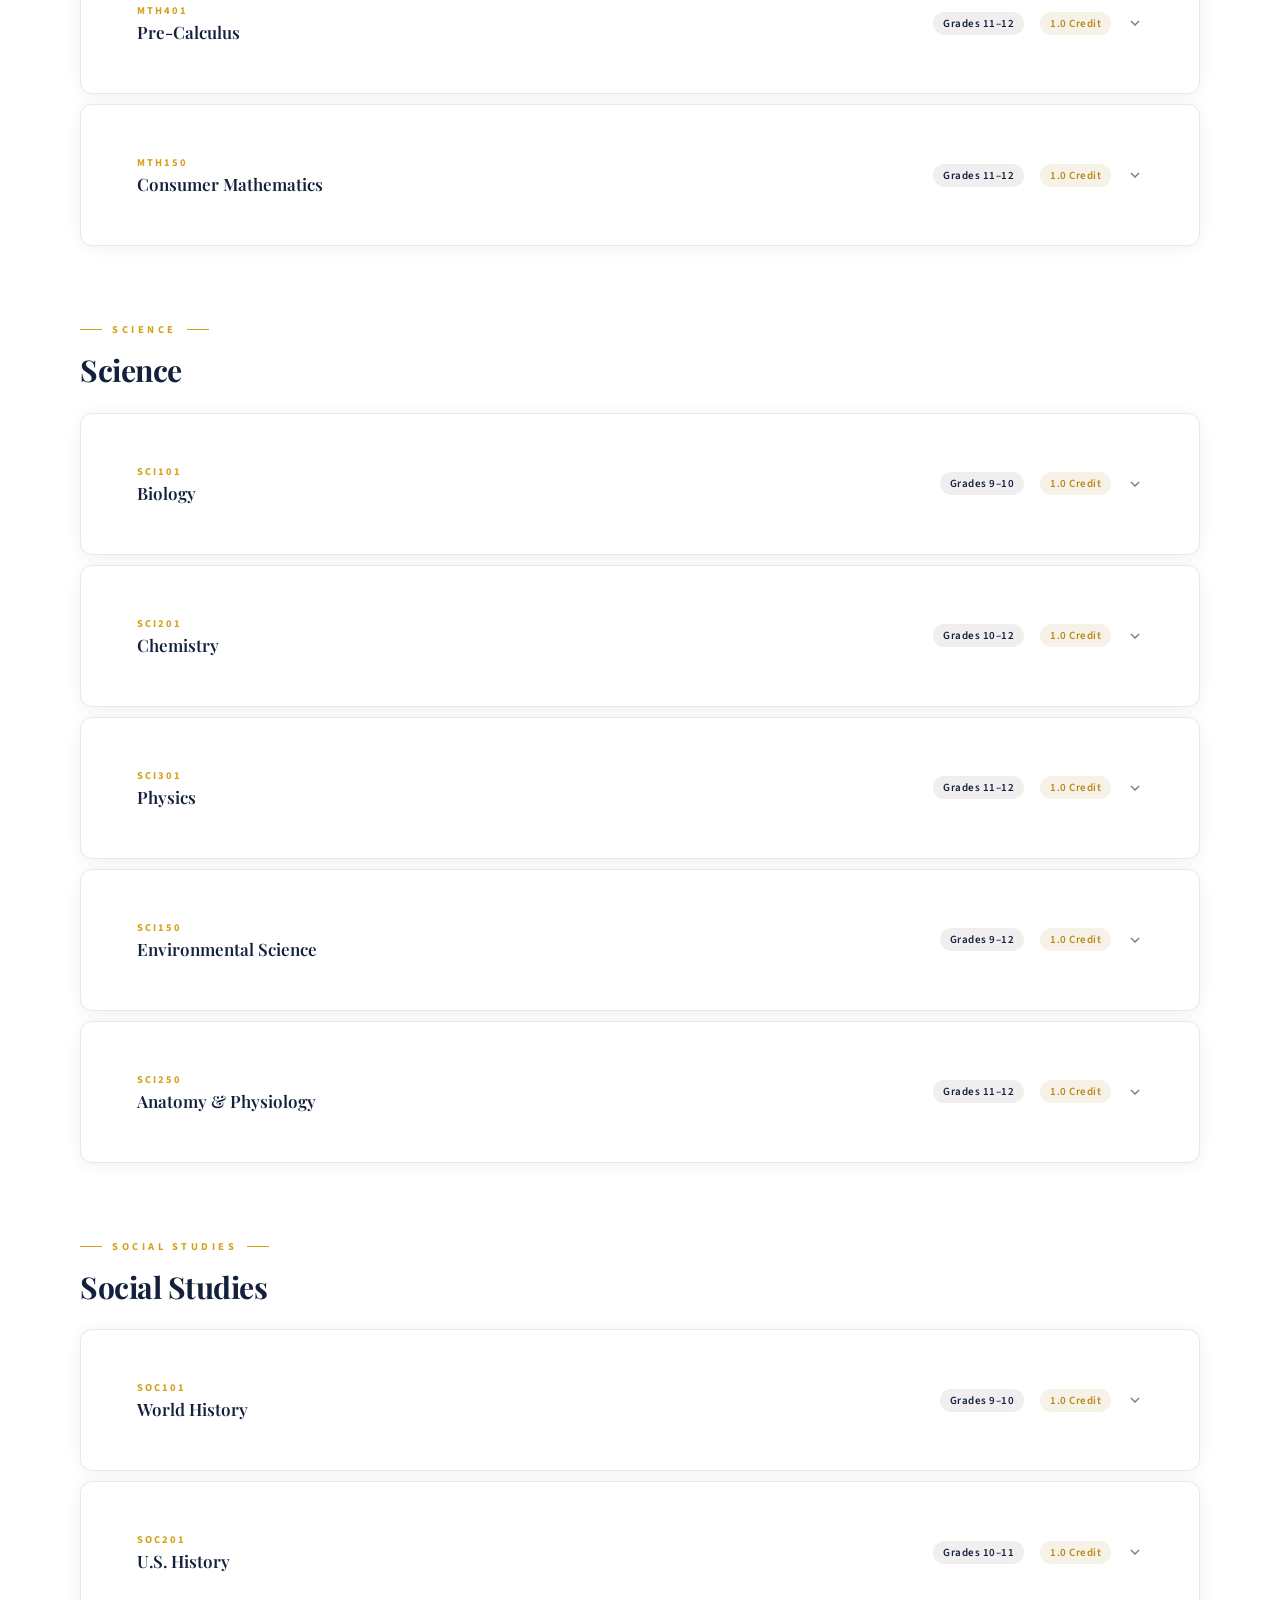
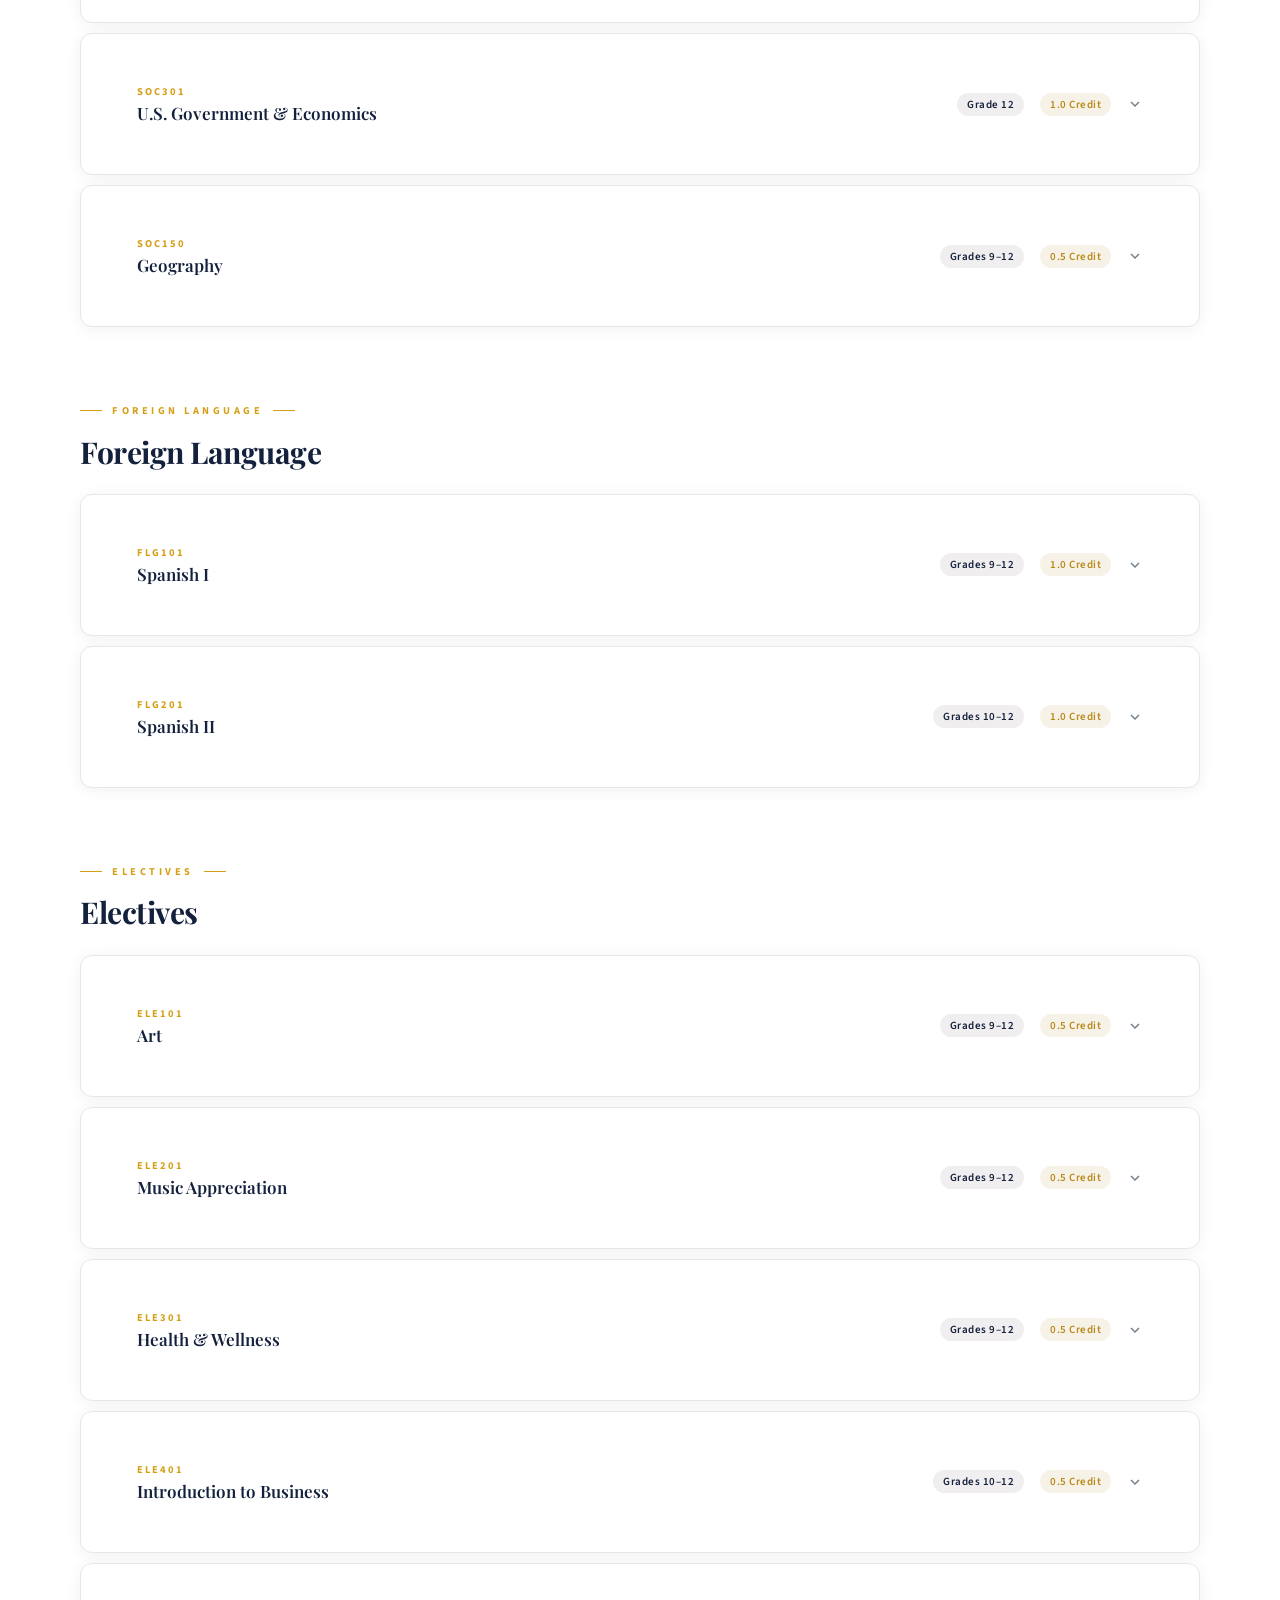
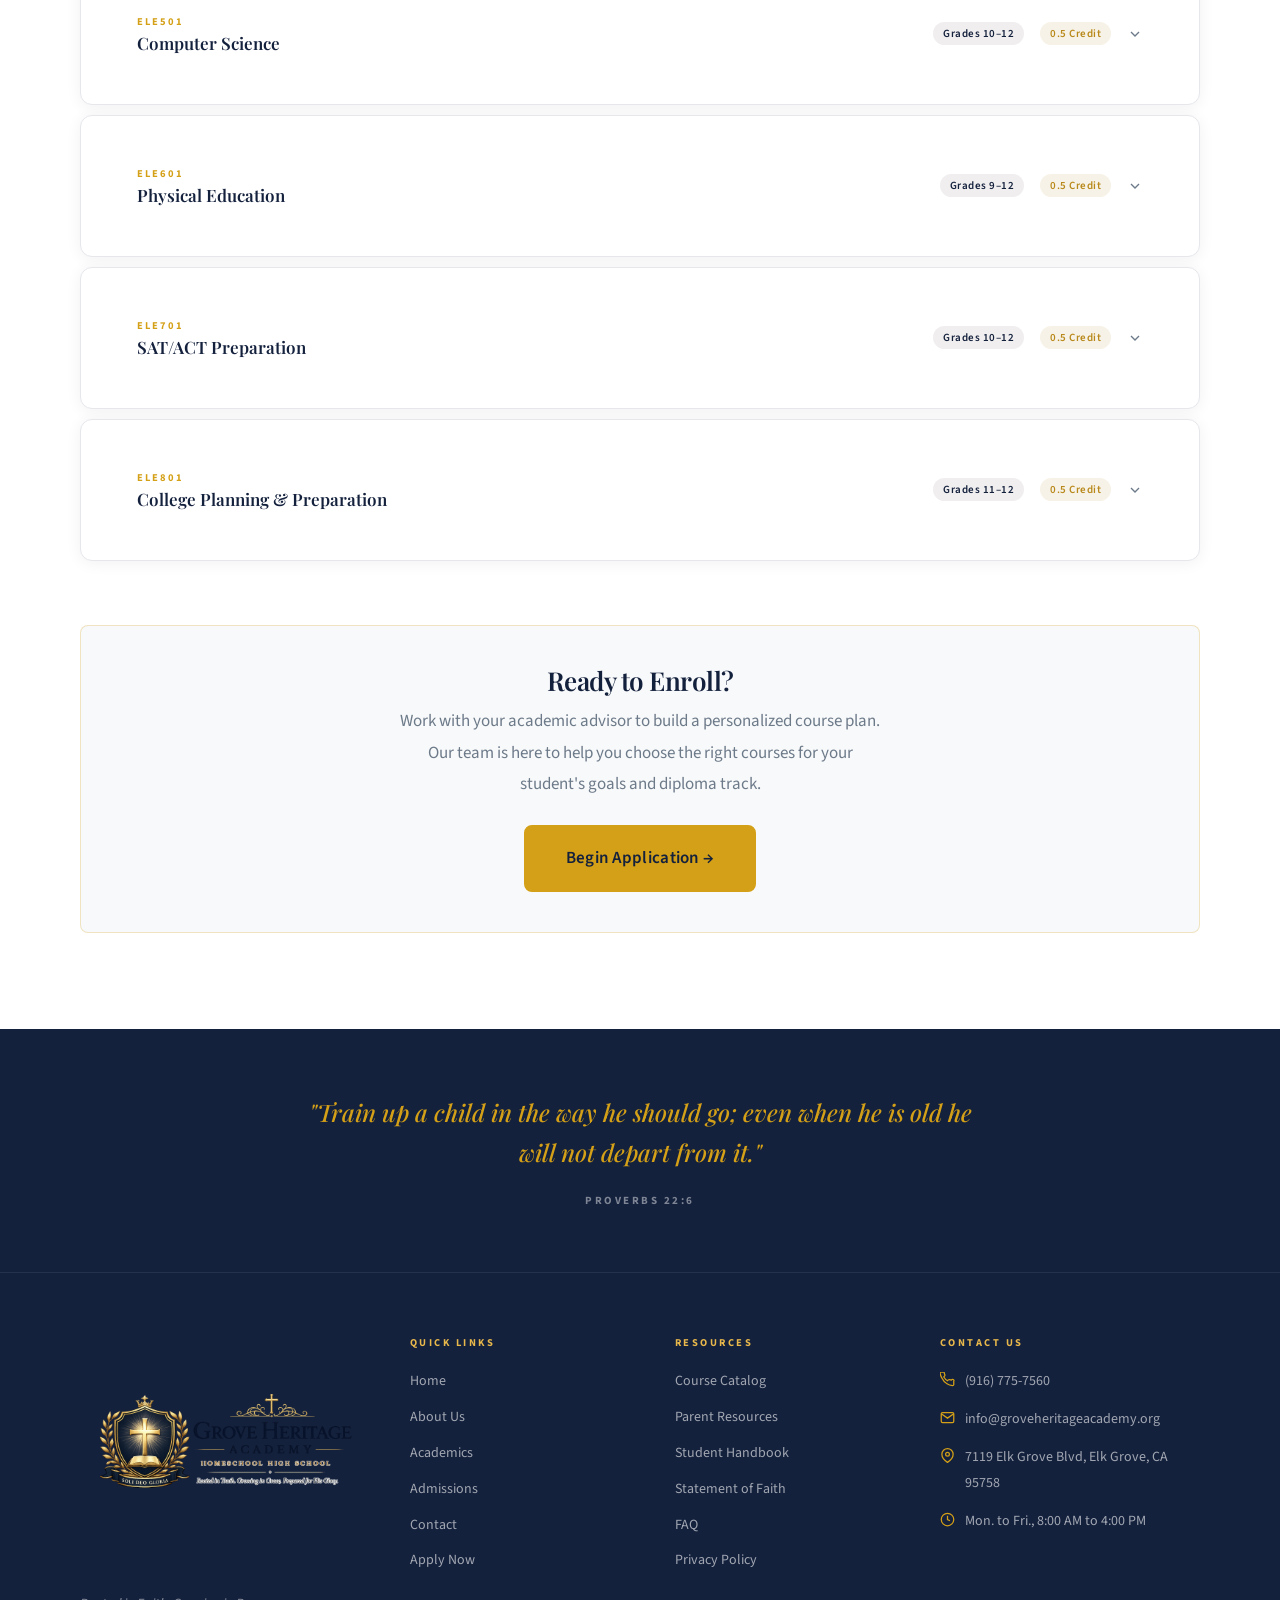
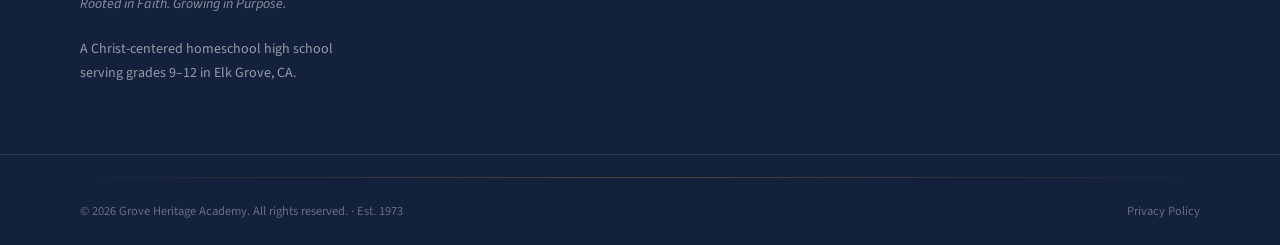
<file: courses.html>
<!DOCTYPE html>
<html lang="en">
<head>
  <meta charset="UTF-8" />
  <meta name="viewport" content="width=device-width, initial-scale=1.0" />
  <title>Course Catalog | Grove Heritage Academy</title>
  <meta name="description" content="Browse the full Grove Heritage Academy course catalog: Bible, English, Math, Science, Social Studies, Foreign Language, and Electives for grades 9-12." />
  <link rel="icon" href="favicon.ico" /><link rel="apple-touch-icon" href="apple-touch-icon.png" />
  <link rel="preconnect" href="https://fonts.googleapis.com" /><link rel="preconnect" href="https://fonts.gstatic.com" crossorigin />
  <link href="https://fonts.googleapis.com/css2?family=Playfair+Display:ital,wght@0,400;0,500;0,600;0,700;0,800;1,400;1,500;1,600&family=Source+Sans+3:wght@300;400;500;600;700&display=swap" rel="stylesheet" />
  <link rel="stylesheet" href="styles.css" />
  <style>
    .cat-tabs { display:flex; gap:8px; flex-wrap:wrap; margin-bottom:40px; justify-content:center; }
    .cat-tab { padding:8px 20px; border:1.5px solid var(--border); border-radius:30px; font-size:12px; font-weight:600; letter-spacing:1px; text-transform:uppercase; cursor:pointer; background:var(--white); color:var(--gray); transition:var(--transition); }
    .cat-tab:hover,.cat-tab.active { background:var(--navy); color:var(--white); border-color:var(--navy); }
    .cat-section { margin-bottom:64px; }
    .cat-label { display:inline-flex; align-items:center; gap:10px; font-family:var(--font-sans); font-size:10.5px; font-weight:700; letter-spacing:3.5px; text-transform:uppercase; color:var(--gold); margin-bottom:14px; }
    .cat-label::before,.cat-label::after { content:''; display:block; width:22px; height:1px; background:var(--gold); flex-shrink:0; }
    .cat-section h2 { font-family:var(--font-serif); font-size:clamp(22px,2.5vw,30px); font-weight:700; color:var(--navy); margin-bottom:24px; }
    .course-list { display:flex; flex-direction:column; gap:10px; }
    .course-card { border:1px solid var(--border); border-radius:var(--radius-sm); overflow:hidden; }
    .course-hd {
      width:100%; display:flex; align-items:center; justify-content:space-between;
      padding:18px 24px; background:var(--white); cursor:pointer; border:none;
      text-align:left; transition:background 0.2s; gap:16px;
    }
    .course-hd:hover { background:var(--cream); }
    .course-hd-left { flex:1; }
    .course-code { font-size:10.5px; font-weight:700; letter-spacing:2px; text-transform:uppercase; color:var(--gold); margin-bottom:3px; }
    .course-name { font-family:var(--font-serif); font-size:17px; font-weight:600; color:var(--navy); }
    .course-hd-meta { display:flex; align-items:center; gap:16px; flex-shrink:0; }
    .course-badge { font-size:11px; font-weight:600; letter-spacing:0.5px; padding:4px 10px; border-radius:20px; white-space:nowrap; }
    .badge-credits { background:rgba(184,148,62,0.12); color:var(--gold-dark); }
    .badge-grades { background:rgba(44,24,16,0.07); color:var(--navy); }
    .course-chevron { width:16px; height:16px; color:var(--gray); transition:transform 0.25s var(--ease); flex-shrink:0; }
    .course-card.open .course-chevron { transform:rotate(180deg); }
    .course-body { max-height:0; overflow:hidden; transition:max-height 0.35s var(--ease); background:var(--white); }
    .course-body-inner { padding:0 24px 22px; border-top:1px solid var(--border); }
    .course-body-inner p { margin-top:14px; font-size:15.5px; color:var(--gray); line-height:1.8; }
    .course-meta-row { display:flex; gap:24px; flex-wrap:wrap; margin-top:14px; }
    .course-meta-item { font-size:13px; color:var(--gray); }
    .course-meta-item strong { color:var(--charcoal); font-weight:600; }
    @media(max-width:640px) { .course-hd-meta { display:none; } .course-hd { flex-wrap:wrap; } }
  </style>
  <meta property="og:image" content="social-share.png" />
</head>
<body>

<nav class="navbar" id="navbar" role="navigation" aria-label="Main navigation">
  <div class="container navbar-inner">
    <a href="index.html" class="nav-logo" aria-label="Grove Heritage Academy home">
      <img src="Logo.PNG" alt="Grove Heritage Academy" class="nav-logo-img" />
    </a>
    <ul class="nav-links" role="list">
      <li><a href="index.html">Home</a></li>
      <li class="has-dropdown"><a href="about.html">About <svg class="nav-chevron" viewBox="0 0 10 6" fill="none"><path d="M1 1l4 4 4-4" stroke="currentColor" stroke-width="1.5" stroke-linecap="round" stroke-linejoin="round"/></svg></a>
        <ul class="nav-dropdown">
          <li><a href="about.html">Our Story</a></li>
          <li><a href="team.html">Our Team</a></li>
          <li><a href="about.html#student-life">Student Life</a></li>
          <li><a href="about.html#statement-of-faith">Statement of Faith</a></li>
        </ul>
      </li>
      <li class="has-dropdown"><a href="academics.html">Academics <svg class="nav-chevron" viewBox="0 0 10 6" fill="none"><path d="M1 1l4 4 4-4" stroke="currentColor" stroke-width="1.5" stroke-linecap="round" stroke-linejoin="round"/></svg></a>
        <ul class="nav-dropdown">
          <li><a href="academics.html">Overview</a></li>
          <li><a href="courses.html">Course Catalog</a></li>
          <li><a href="academics.html#diplomas">Graduation Requirements</a></li>
          <li><a href="howitworks.html">How It Works</a></li>
        </ul>
      </li>
      <li class="has-dropdown"><a href="admissions.html">Admissions <svg class="nav-chevron" viewBox="0 0 10 6" fill="none"><path d="M1 1l4 4 4-4" stroke="currentColor" stroke-width="1.5" stroke-linecap="round" stroke-linejoin="round"/></svg></a>
        <ul class="nav-dropdown">
          <li><a href="admissions.html">How to Apply</a></li>
          <li><a href="admissions.html#tuition">Tuition &amp; Fees</a></li>
        </ul>
      </li>
      <li><a href="contact.html">Contact</a></li>
    </ul>
    <div class="nav-actions">
      <a href="apply.html" class="btn btn-primary btn-sm nav-apply-btn">Apply Now</a>
    </div>
    <button class="hamburger" id="hamburger" aria-label="Toggle menu" aria-expanded="false"><span></span><span></span><span></span></button>
  </div>
</nav>
<div class="mobile-menu" id="mobile-menu" role="dialog" aria-label="Navigation menu">
  <nav>
    <a href="index.html">Home</a>
    <a href="about.html">About</a>
    <a href="academics.html">Academics</a>
    <a href="admissions.html">Admissions</a>
    <a href="courses.html">Courses</a>
    <a href="howitworks.html">How It Works</a>
    <a href="contact.html">Contact</a>
    <a href="apply.html">Apply Now</a>
    <a href="team.html">Our Team</a>
    <a href="resources.html">Resources</a>
    <a href="faq.html">FAQ</a>
    <a href="calendar.html">Calendar</a>
  </nav>
  <div class="mobile-menu-apply">
    <a href="apply.html" class="btn btn-primary">Apply Now</a>
  </div>
  <button class="mobile-close" id="mobile-close" aria-label="Close menu">
    <svg viewBox="0 0 24 24" fill="none" stroke="currentColor" stroke-width="2.5"><line x1="18" y1="6" x2="6" y2="18"/><line x1="6" y1="6" x2="18" y2="18"/></svg>
  </button>
</div>

<section class="page-hero body-offset">
  <div class="page-hero-bg"></div>
  <div class="page-hero-overlay"></div>
  <div class="container page-hero-content">
    <nav class="page-breadcrumb" aria-label="Breadcrumb"><a href="index.html">Home</a><span class="sep">/</span><a href="academics.html">Academics</a><span class="sep">/</span><span>Course Catalog</span></nav>
    <p class="page-hero-label">Academic Programs</p>
    <h1 class="page-hero-title">Course Catalog</h1>
    <p class="page-hero-sub">30+ courses across 7 subject areas for grades 9–12. Every course integrates a biblical worldview.</p>
  </div>
  <div class="page-hero-accent"></div>
</section>

<section class="section bg-white">
  <div class="container">
    <div class="section-header centered fade-up" style="margin-bottom:40px">
      <span class="section-label">2026-2027 Catalog</span>
      <div class="accent-line"></div>
      <h2>Full Course Listings</h2>
      <p class="lead" style="max-width:560px;margin:14px auto 0">Click any course to see the full description, prerequisites, and credit information.</p>
    </div>

    <!-- BIBLE & THEOLOGY -->
    <div class="cat-section fade-up">
      <span class="cat-label">Bible &amp; Theology</span>
      <h2>Bible &amp; Theology</h2>
      <div class="course-list">
        <div class="course-card">
          <button class="course-hd" aria-expanded="false"><div class="course-hd-left"><div class="course-code">BIB101</div><div class="course-name">Old Testament Survey</div></div><div class="course-hd-meta"><span class="course-badge badge-grades">Grades 9–12</span><span class="course-badge badge-credits">1.0 Credit</span></div><svg class="course-chevron" viewBox="0 0 24 24" fill="none" stroke="currentColor" stroke-width="2"><polyline points="6 9 12 15 18 9"/></svg></button>
          <div class="course-body"><div class="course-body-inner"><div class="course-meta-row"><span class="course-meta-item"><strong>Prerequisites:</strong> None</span><span class="course-meta-item"><strong>Duration:</strong> Full Year</span></div><p>A comprehensive study of the Old Testament from Genesis through Malachi. Students will explore the historical narrative, major themes, key figures, and prophetic writings. Emphasis on understanding God's covenant relationship with His people and its relevance to the Christian life today.</p></div></div>
        </div>
        <div class="course-card">
          <button class="course-hd" aria-expanded="false"><div class="course-hd-left"><div class="course-code">BIB201</div><div class="course-name">New Testament Survey</div></div><div class="course-hd-meta"><span class="course-badge badge-grades">Grades 9–12</span><span class="course-badge badge-credits">1.0 Credit</span></div><svg class="course-chevron" viewBox="0 0 24 24" fill="none" stroke="currentColor" stroke-width="2"><polyline points="6 9 12 15 18 9"/></svg></button>
          <div class="course-body"><div class="course-body-inner"><div class="course-meta-row"><span class="course-meta-item"><strong>Prerequisites:</strong> None</span><span class="course-meta-item"><strong>Duration:</strong> Full Year</span></div><p>An in-depth study of the New Testament from the Gospels through Revelation. Students examine the life and ministry of Jesus, the early church, Paul's letters, and the book of Revelation. Focus on applying New Testament principles to daily living.</p></div></div>
        </div>
        <div class="course-card">
          <button class="course-hd" aria-expanded="false"><div class="course-hd-left"><div class="course-code">BIB301</div><div class="course-name">Christian Worldview</div></div><div class="course-hd-meta"><span class="course-badge badge-grades">Grades 10–12</span><span class="course-badge badge-credits">1.0 Credit</span></div><svg class="course-chevron" viewBox="0 0 24 24" fill="none" stroke="currentColor" stroke-width="2"><polyline points="6 9 12 15 18 9"/></svg></button>
          <div class="course-body"><div class="course-body-inner"><div class="course-meta-row"><span class="course-meta-item"><strong>Prerequisites:</strong> One Bible course</span><span class="course-meta-item"><strong>Duration:</strong> Full Year</span></div><p>How does a biblical worldview shape the way we understand culture, science, ethics, and politics? This course equips students to think critically about the world around them through the lens of Scripture and to articulate what they believe and why.</p></div></div>
        </div>
        <div class="course-card">
          <button class="course-hd" aria-expanded="false"><div class="course-hd-left"><div class="course-code">BIB401</div><div class="course-name">Apologetics</div></div><div class="course-hd-meta"><span class="course-badge badge-grades">Grades 11–12</span><span class="course-badge badge-credits">1.0 Credit</span></div><svg class="course-chevron" viewBox="0 0 24 24" fill="none" stroke="currentColor" stroke-width="2"><polyline points="6 9 12 15 18 9"/></svg></button>
          <div class="course-body"><div class="course-body-inner"><div class="course-meta-row"><span class="course-meta-item"><strong>Prerequisites:</strong> Christian Worldview</span><span class="course-meta-item"><strong>Duration:</strong> Full Year</span></div><p>A study of the intellectual defense of the Christian faith. Students learn to respond thoughtfully to common objections, examine the evidence for Christianity, and develop the ability to share their faith with confidence and grace.</p></div></div>
        </div>
      </div>
    </div>

    <!-- ENGLISH -->
    <div class="cat-section fade-up">
      <span class="cat-label">English &amp; Language Arts</span>
      <h2>English &amp; Language Arts</h2>
      <div class="course-list">
        <div class="course-card">
          <button class="course-hd" aria-expanded="false"><div class="course-hd-left"><div class="course-code">ENG101</div><div class="course-name">English 9</div></div><div class="course-hd-meta"><span class="course-badge badge-grades">Grade 9</span><span class="course-badge badge-credits">1.0 Credit</span></div><svg class="course-chevron" viewBox="0 0 24 24" fill="none" stroke="currentColor" stroke-width="2"><polyline points="6 9 12 15 18 9"/></svg></button>
          <div class="course-body"><div class="course-body-inner"><div class="course-meta-row"><span class="course-meta-item"><strong>Prerequisites:</strong> None</span></div><p>Foundational English course covering grammar, composition, vocabulary, and literature. Students write essays, short papers, and creative pieces while reading a variety of fiction and nonfiction texts.</p></div></div>
        </div>
        <div class="course-card">
          <button class="course-hd" aria-expanded="false"><div class="course-hd-left"><div class="course-code">ENG201</div><div class="course-name">English 10</div></div><div class="course-hd-meta"><span class="course-badge badge-grades">Grade 10</span><span class="course-badge badge-credits">1.0 Credit</span></div><svg class="course-chevron" viewBox="0 0 24 24" fill="none" stroke="currentColor" stroke-width="2"><polyline points="6 9 12 15 18 9"/></svg></button>
          <div class="course-body"><div class="course-body-inner"><div class="course-meta-row"><span class="course-meta-item"><strong>Prerequisites:</strong> English 9</span></div><p>Continuation of English skills with deeper focus on analytical writing, research methods, and literary analysis. Students engage with novels, poetry, drama, and informational texts.</p></div></div>
        </div>
        <div class="course-card">
          <button class="course-hd" aria-expanded="false"><div class="course-hd-left"><div class="course-code">ENG301</div><div class="course-name">American Literature</div></div><div class="course-hd-meta"><span class="course-badge badge-grades">Grade 11</span><span class="course-badge badge-credits">1.0 Credit</span></div><svg class="course-chevron" viewBox="0 0 24 24" fill="none" stroke="currentColor" stroke-width="2"><polyline points="6 9 12 15 18 9"/></svg></button>
          <div class="course-body"><div class="course-body-inner"><div class="course-meta-row"><span class="course-meta-item"><strong>Prerequisites:</strong> English 10</span></div><p>A survey of American literature from the colonial period through the modern era. Students read works by authors such as Hawthorne, Twain, Fitzgerald, and others while examining how American identity and values have been expressed through literature.</p></div></div>
        </div>
        <div class="course-card">
          <button class="course-hd" aria-expanded="false"><div class="course-hd-left"><div class="course-code">ENG401</div><div class="course-name">British Literature</div></div><div class="course-hd-meta"><span class="course-badge badge-grades">Grade 12</span><span class="course-badge badge-credits">1.0 Credit</span></div><svg class="course-chevron" viewBox="0 0 24 24" fill="none" stroke="currentColor" stroke-width="2"><polyline points="6 9 12 15 18 9"/></svg></button>
          <div class="course-body"><div class="course-body-inner"><div class="course-meta-row"><span class="course-meta-item"><strong>Prerequisites:</strong> English 11</span></div><p>A survey of British literature from Beowulf through the twentieth century. Students explore major literary movements and analyze works by Shakespeare, Austen, Dickens, Lewis, and others.</p></div></div>
        </div>
        <div class="course-card">
          <button class="course-hd" aria-expanded="false"><div class="course-hd-left"><div class="course-code">ENG150</div><div class="course-name">Creative Writing</div></div><div class="course-hd-meta"><span class="course-badge badge-grades">Grades 9–12</span><span class="course-badge badge-credits">0.5 Credit</span></div><svg class="course-chevron" viewBox="0 0 24 24" fill="none" stroke="currentColor" stroke-width="2"><polyline points="6 9 12 15 18 9"/></svg></button>
          <div class="course-body"><div class="course-body-inner"><div class="course-meta-row"><span class="course-meta-item"><strong>Prerequisites:</strong> None</span><span class="course-meta-item"><strong>Duration:</strong> Semester</span></div><p>Students explore multiple genres of creative writing including fiction, poetry, personal narrative, and scriptwriting. Focus on developing voice, style, and the discipline of revision.</p></div></div>
        </div>
        <div class="course-card">
          <button class="course-hd" aria-expanded="false"><div class="course-hd-left"><div class="course-code">ENG250</div><div class="course-name">Speech &amp; Communication</div></div><div class="course-hd-meta"><span class="course-badge badge-grades">Grades 10–12</span><span class="course-badge badge-credits">0.5 Credit</span></div><svg class="course-chevron" viewBox="0 0 24 24" fill="none" stroke="currentColor" stroke-width="2"><polyline points="6 9 12 15 18 9"/></svg></button>
          <div class="course-body"><div class="course-body-inner"><div class="course-meta-row"><span class="course-meta-item"><strong>Prerequisites:</strong> None</span><span class="course-meta-item"><strong>Duration:</strong> Semester</span></div><p>Practical course in public speaking, presentation skills, debate fundamentals, and interpersonal communication. Students deliver speeches, participate in discussions, and develop confidence in expressing their ideas.</p></div></div>
        </div>
      </div>
    </div>

    <!-- MATHEMATICS -->
    <div class="cat-section fade-up">
      <span class="cat-label">Mathematics</span>
      <h2>Mathematics</h2>
      <div class="course-list">
        <div class="course-card">
          <button class="course-hd" aria-expanded="false"><div class="course-hd-left"><div class="course-code">MTH101</div><div class="course-name">Algebra I</div></div><div class="course-hd-meta"><span class="course-badge badge-grades">Grades 9–10</span><span class="course-badge badge-credits">1.0 Credit</span></div><svg class="course-chevron" viewBox="0 0 24 24" fill="none" stroke="currentColor" stroke-width="2"><polyline points="6 9 12 15 18 9"/></svg></button>
          <div class="course-body"><div class="course-body-inner"><div class="course-meta-row"><span class="course-meta-item"><strong>Prerequisites:</strong> None</span></div><p>Introduction to algebraic concepts including variables, equations, inequalities, functions, and graphing. Builds the mathematical foundation required for all higher-level math courses.</p></div></div>
        </div>
        <div class="course-card">
          <button class="course-hd" aria-expanded="false"><div class="course-hd-left"><div class="course-code">MTH201</div><div class="course-name">Geometry</div></div><div class="course-hd-meta"><span class="course-badge badge-grades">Grades 9–11</span><span class="course-badge badge-credits">1.0 Credit</span></div><svg class="course-chevron" viewBox="0 0 24 24" fill="none" stroke="currentColor" stroke-width="2"><polyline points="6 9 12 15 18 9"/></svg></button>
          <div class="course-body"><div class="course-body-inner"><div class="course-meta-row"><span class="course-meta-item"><strong>Prerequisites:</strong> Algebra I</span></div><p>Study of geometric figures, proofs, area, volume, coordinate geometry, and trigonometric ratios. Develops logical reasoning and spatial thinking skills.</p></div></div>
        </div>
        <div class="course-card">
          <button class="course-hd" aria-expanded="false"><div class="course-hd-left"><div class="course-code">MTH301</div><div class="course-name">Algebra II</div></div><div class="course-hd-meta"><span class="course-badge badge-grades">Grades 10–12</span><span class="course-badge badge-credits">1.0 Credit</span></div><svg class="course-chevron" viewBox="0 0 24 24" fill="none" stroke="currentColor" stroke-width="2"><polyline points="6 9 12 15 18 9"/></svg></button>
          <div class="course-body"><div class="course-body-inner"><div class="course-meta-row"><span class="course-meta-item"><strong>Prerequisites:</strong> Geometry</span></div><p>Advanced algebraic concepts including polynomials, rational expressions, logarithms, sequences, and an introduction to probability and statistics.</p></div></div>
        </div>
        <div class="course-card">
          <button class="course-hd" aria-expanded="false"><div class="course-hd-left"><div class="course-code">MTH401</div><div class="course-name">Pre-Calculus</div></div><div class="course-hd-meta"><span class="course-badge badge-grades">Grades 11–12</span><span class="course-badge badge-credits">1.0 Credit</span></div><svg class="course-chevron" viewBox="0 0 24 24" fill="none" stroke="currentColor" stroke-width="2"><polyline points="6 9 12 15 18 9"/></svg></button>
          <div class="course-body"><div class="course-body-inner"><div class="course-meta-row"><span class="course-meta-item"><strong>Prerequisites:</strong> Algebra II</span></div><p>Preparation for college-level calculus covering advanced functions, trigonometry, analytical geometry, and limits. Recommended for students pursuing STEM fields.</p></div></div>
        </div>
        <div class="course-card">
          <button class="course-hd" aria-expanded="false"><div class="course-hd-left"><div class="course-code">MTH150</div><div class="course-name">Consumer Mathematics</div></div><div class="course-hd-meta"><span class="course-badge badge-grades">Grades 11–12</span><span class="course-badge badge-credits">1.0 Credit</span></div><svg class="course-chevron" viewBox="0 0 24 24" fill="none" stroke="currentColor" stroke-width="2"><polyline points="6 9 12 15 18 9"/></svg></button>
          <div class="course-body"><div class="course-body-inner"><div class="course-meta-row"><span class="course-meta-item"><strong>Prerequisites:</strong> Algebra I</span></div><p>Practical math for life after high school: budgeting, taxes, banking, loans, insurance, and investing. Ideal for students who want real-world math skills.</p></div></div>
        </div>
      </div>
    </div>

    <!-- SCIENCE -->
    <div class="cat-section fade-up">
      <span class="cat-label">Science</span>
      <h2>Science</h2>
      <div class="course-list">
        <div class="course-card">
          <button class="course-hd" aria-expanded="false"><div class="course-hd-left"><div class="course-code">SCI101</div><div class="course-name">Biology</div></div><div class="course-hd-meta"><span class="course-badge badge-grades">Grades 9–10</span><span class="course-badge badge-credits">1.0 Credit</span></div><svg class="course-chevron" viewBox="0 0 24 24" fill="none" stroke="currentColor" stroke-width="2"><polyline points="6 9 12 15 18 9"/></svg></button>
          <div class="course-body"><div class="course-body-inner"><div class="course-meta-row"><span class="course-meta-item"><strong>Prerequisites:</strong> None</span><span class="course-meta-item"><strong>Lab Science</strong></span></div><p>Study of living organisms including cell biology, genetics, ecology, and human anatomy. Includes hands-on lab activities conducted at home with provided materials list. Taught from a biblical creation perspective.</p></div></div>
        </div>
        <div class="course-card">
          <button class="course-hd" aria-expanded="false"><div class="course-hd-left"><div class="course-code">SCI201</div><div class="course-name">Chemistry</div></div><div class="course-hd-meta"><span class="course-badge badge-grades">Grades 10–12</span><span class="course-badge badge-credits">1.0 Credit</span></div><svg class="course-chevron" viewBox="0 0 24 24" fill="none" stroke="currentColor" stroke-width="2"><polyline points="6 9 12 15 18 9"/></svg></button>
          <div class="course-body"><div class="course-body-inner"><div class="course-meta-row"><span class="course-meta-item"><strong>Prerequisites:</strong> Algebra I</span><span class="course-meta-item"><strong>Lab Science</strong></span></div><p>Introduction to chemical principles including atomic structure, bonding, reactions, stoichiometry, and solutions. Includes home lab experiments with common household materials.</p></div></div>
        </div>
        <div class="course-card">
          <button class="course-hd" aria-expanded="false"><div class="course-hd-left"><div class="course-code">SCI301</div><div class="course-name">Physics</div></div><div class="course-hd-meta"><span class="course-badge badge-grades">Grades 11–12</span><span class="course-badge badge-credits">1.0 Credit</span></div><svg class="course-chevron" viewBox="0 0 24 24" fill="none" stroke="currentColor" stroke-width="2"><polyline points="6 9 12 15 18 9"/></svg></button>
          <div class="course-body"><div class="course-body-inner"><div class="course-meta-row"><span class="course-meta-item"><strong>Prerequisites:</strong> Algebra II</span><span class="course-meta-item"><strong>Lab Science</strong></span></div><p>Study of mechanics, energy, waves, electricity, and magnetism. Develops problem-solving skills and scientific reasoning. Lab component included.</p></div></div>
        </div>
        <div class="course-card">
          <button class="course-hd" aria-expanded="false"><div class="course-hd-left"><div class="course-code">SCI150</div><div class="course-name">Environmental Science</div></div><div class="course-hd-meta"><span class="course-badge badge-grades">Grades 9–12</span><span class="course-badge badge-credits">1.0 Credit</span></div><svg class="course-chevron" viewBox="0 0 24 24" fill="none" stroke="currentColor" stroke-width="2"><polyline points="6 9 12 15 18 9"/></svg></button>
          <div class="course-body"><div class="course-body-inner"><div class="course-meta-row"><span class="course-meta-item"><strong>Prerequisites:</strong> None</span></div><p>Exploration of ecosystems, conservation, pollution, climate, and humanity's role as stewards of God's creation. Field observation activities included.</p></div></div>
        </div>
        <div class="course-card">
          <button class="course-hd" aria-expanded="false"><div class="course-hd-left"><div class="course-code">SCI250</div><div class="course-name">Anatomy &amp; Physiology</div></div><div class="course-hd-meta"><span class="course-badge badge-grades">Grades 11–12</span><span class="course-badge badge-credits">1.0 Credit</span></div><svg class="course-chevron" viewBox="0 0 24 24" fill="none" stroke="currentColor" stroke-width="2"><polyline points="6 9 12 15 18 9"/></svg></button>
          <div class="course-body"><div class="course-body-inner"><div class="course-meta-row"><span class="course-meta-item"><strong>Prerequisites:</strong> Biology</span></div><p>Detailed study of the human body systems. Designed for students interested in healthcare, sports medicine, or biological sciences.</p></div></div>
        </div>
      </div>
    </div>

    <!-- SOCIAL STUDIES -->
    <div class="cat-section fade-up">
      <span class="cat-label">Social Studies</span>
      <h2>Social Studies</h2>
      <div class="course-list">
        <div class="course-card">
          <button class="course-hd" aria-expanded="false"><div class="course-hd-left"><div class="course-code">SOC101</div><div class="course-name">World History</div></div><div class="course-hd-meta"><span class="course-badge badge-grades">Grades 9–10</span><span class="course-badge badge-credits">1.0 Credit</span></div><svg class="course-chevron" viewBox="0 0 24 24" fill="none" stroke="currentColor" stroke-width="2"><polyline points="6 9 12 15 18 9"/></svg></button>
          <div class="course-body"><div class="course-body-inner"><div class="course-meta-row"><span class="course-meta-item"><strong>Prerequisites:</strong> None</span></div><p>Survey of world history from ancient civilizations through the modern era, examined through a biblical worldview. Students study the rise and fall of empires, the spread of Christianity, and the development of Western civilization.</p></div></div>
        </div>
        <div class="course-card">
          <button class="course-hd" aria-expanded="false"><div class="course-hd-left"><div class="course-code">SOC201</div><div class="course-name">U.S. History</div></div><div class="course-hd-meta"><span class="course-badge badge-grades">Grades 10–11</span><span class="course-badge badge-credits">1.0 Credit</span></div><svg class="course-chevron" viewBox="0 0 24 24" fill="none" stroke="currentColor" stroke-width="2"><polyline points="6 9 12 15 18 9"/></svg></button>
          <div class="course-body"><div class="course-body-inner"><div class="course-meta-row"><span class="course-meta-item"><strong>Prerequisites:</strong> None</span></div><p>Comprehensive study of American history from colonization through the present day. Emphasis on the founding principles, Constitutional government, major conflicts, and the role of faith in American life.</p></div></div>
        </div>
        <div class="course-card">
          <button class="course-hd" aria-expanded="false"><div class="course-hd-left"><div class="course-code">SOC301</div><div class="course-name">U.S. Government &amp; Economics</div></div><div class="course-hd-meta"><span class="course-badge badge-grades">Grade 12</span><span class="course-badge badge-credits">1.0 Credit</span></div><svg class="course-chevron" viewBox="0 0 24 24" fill="none" stroke="currentColor" stroke-width="2"><polyline points="6 9 12 15 18 9"/></svg></button>
          <div class="course-body"><div class="course-body-inner"><div class="course-meta-row"><span class="course-meta-item"><strong>Prerequisites:</strong> None</span></div><p>Study of the American political system, the Constitution, civic responsibility, and foundational economic principles. Students examine current events through a biblical lens and develop informed citizenship.</p></div></div>
        </div>
        <div class="course-card">
          <button class="course-hd" aria-expanded="false"><div class="course-hd-left"><div class="course-code">SOC150</div><div class="course-name">Geography</div></div><div class="course-hd-meta"><span class="course-badge badge-grades">Grades 9–12</span><span class="course-badge badge-credits">0.5 Credit</span></div><svg class="course-chevron" viewBox="0 0 24 24" fill="none" stroke="currentColor" stroke-width="2"><polyline points="6 9 12 15 18 9"/></svg></button>
          <div class="course-body"><div class="course-body-inner"><div class="course-meta-row"><span class="course-meta-item"><strong>Prerequisites:</strong> None</span><span class="course-meta-item"><strong>Duration:</strong> Semester</span></div><p>Physical and cultural geography of the world's regions. Students study maps, demographics, natural resources, and how geography shapes civilizations.</p></div></div>
        </div>
      </div>
    </div>

    <!-- FOREIGN LANGUAGE -->
    <div class="cat-section fade-up">
      <span class="cat-label">Foreign Language</span>
      <h2>Foreign Language</h2>
      <div class="course-list">
        <div class="course-card">
          <button class="course-hd" aria-expanded="false"><div class="course-hd-left"><div class="course-code">FLG101</div><div class="course-name">Spanish I</div></div><div class="course-hd-meta"><span class="course-badge badge-grades">Grades 9–12</span><span class="course-badge badge-credits">1.0 Credit</span></div><svg class="course-chevron" viewBox="0 0 24 24" fill="none" stroke="currentColor" stroke-width="2"><polyline points="6 9 12 15 18 9"/></svg></button>
          <div class="course-body"><div class="course-body-inner"><div class="course-meta-row"><span class="course-meta-item"><strong>Prerequisites:</strong> None</span></div><p>Introduction to the Spanish language covering basic vocabulary, grammar, pronunciation, and conversational skills. Cultural studies of Spanish-speaking countries included.</p></div></div>
        </div>
        <div class="course-card">
          <button class="course-hd" aria-expanded="false"><div class="course-hd-left"><div class="course-code">FLG201</div><div class="course-name">Spanish II</div></div><div class="course-hd-meta"><span class="course-badge badge-grades">Grades 10–12</span><span class="course-badge badge-credits">1.0 Credit</span></div><svg class="course-chevron" viewBox="0 0 24 24" fill="none" stroke="currentColor" stroke-width="2"><polyline points="6 9 12 15 18 9"/></svg></button>
          <div class="course-body"><div class="course-body-inner"><div class="course-meta-row"><span class="course-meta-item"><strong>Prerequisites:</strong> Spanish I</span></div><p>Continuation of Spanish language study with expanded vocabulary, intermediate grammar, reading comprehension, and conversational practice.</p></div></div>
        </div>
      </div>
    </div>

    <!-- ELECTIVES -->
    <div class="cat-section fade-up">
      <span class="cat-label">Electives</span>
      <h2>Electives</h2>
      <div class="course-list">
        <div class="course-card">
          <button class="course-hd" aria-expanded="false"><div class="course-hd-left"><div class="course-code">ELE101</div><div class="course-name">Art</div></div><div class="course-hd-meta"><span class="course-badge badge-grades">Grades 9–12</span><span class="course-badge badge-credits">0.5 Credit</span></div><svg class="course-chevron" viewBox="0 0 24 24" fill="none" stroke="currentColor" stroke-width="2"><polyline points="6 9 12 15 18 9"/></svg></button>
          <div class="course-body"><div class="course-body-inner"><div class="course-meta-row"><span class="course-meta-item"><strong>Prerequisites:</strong> None</span></div><p>Introduction to visual arts including drawing, painting, design principles, and art history. Students complete a portfolio of original work.</p></div></div>
        </div>
        <div class="course-card">
          <button class="course-hd" aria-expanded="false"><div class="course-hd-left"><div class="course-code">ELE201</div><div class="course-name">Music Appreciation</div></div><div class="course-hd-meta"><span class="course-badge badge-grades">Grades 9–12</span><span class="course-badge badge-credits">0.5 Credit</span></div><svg class="course-chevron" viewBox="0 0 24 24" fill="none" stroke="currentColor" stroke-width="2"><polyline points="6 9 12 15 18 9"/></svg></button>
          <div class="course-body"><div class="course-body-inner"><div class="course-meta-row"><span class="course-meta-item"><strong>Prerequisites:</strong> None</span></div><p>Survey of musical styles, theory, and history from classical to contemporary. Students develop listening skills and an appreciation for music as a form of worship and expression.</p></div></div>
        </div>
        <div class="course-card">
          <button class="course-hd" aria-expanded="false"><div class="course-hd-left"><div class="course-code">ELE301</div><div class="course-name">Health &amp; Wellness</div></div><div class="course-hd-meta"><span class="course-badge badge-grades">Grades 9–12</span><span class="course-badge badge-credits">0.5 Credit</span></div><svg class="course-chevron" viewBox="0 0 24 24" fill="none" stroke="currentColor" stroke-width="2"><polyline points="6 9 12 15 18 9"/></svg></button>
          <div class="course-body"><div class="course-body-inner"><div class="course-meta-row"><span class="course-meta-item"><strong>Prerequisites:</strong> None</span></div><p>Study of physical health, nutrition, mental wellness, substance abuse prevention, and biblical principles of caring for the body as a temple.</p></div></div>
        </div>
        <div class="course-card">
          <button class="course-hd" aria-expanded="false"><div class="course-hd-left"><div class="course-code">ELE401</div><div class="course-name">Introduction to Business</div></div><div class="course-hd-meta"><span class="course-badge badge-grades">Grades 10–12</span><span class="course-badge badge-credits">0.5 Credit</span></div><svg class="course-chevron" viewBox="0 0 24 24" fill="none" stroke="currentColor" stroke-width="2"><polyline points="6 9 12 15 18 9"/></svg></button>
          <div class="course-body"><div class="course-body-inner"><div class="course-meta-row"><span class="course-meta-item"><strong>Prerequisites:</strong> None</span></div><p>Foundational business concepts including entrepreneurship, marketing, accounting basics, and business ethics from a Christian perspective.</p></div></div>
        </div>
        <div class="course-card">
          <button class="course-hd" aria-expanded="false"><div class="course-hd-left"><div class="course-code">ELE501</div><div class="course-name">Computer Science</div></div><div class="course-hd-meta"><span class="course-badge badge-grades">Grades 10–12</span><span class="course-badge badge-credits">0.5 Credit</span></div><svg class="course-chevron" viewBox="0 0 24 24" fill="none" stroke="currentColor" stroke-width="2"><polyline points="6 9 12 15 18 9"/></svg></button>
          <div class="course-body"><div class="course-body-inner"><div class="course-meta-row"><span class="course-meta-item"><strong>Prerequisites:</strong> None</span></div><p>Introduction to computational thinking, basic programming concepts, digital literacy, and responsible technology use.</p></div></div>
        </div>
        <div class="course-card">
          <button class="course-hd" aria-expanded="false"><div class="course-hd-left"><div class="course-code">ELE601</div><div class="course-name">Physical Education</div></div><div class="course-hd-meta"><span class="course-badge badge-grades">Grades 9–12</span><span class="course-badge badge-credits">0.5 Credit</span></div><svg class="course-chevron" viewBox="0 0 24 24" fill="none" stroke="currentColor" stroke-width="2"><polyline points="6 9 12 15 18 9"/></svg></button>
          <div class="course-body"><div class="course-body-inner"><div class="course-meta-row"><span class="course-meta-item"><strong>Prerequisites:</strong> None</span></div><p>Self-directed physical fitness program. Students log activities, set fitness goals, and learn about exercise science and healthy habits.</p></div></div>
        </div>
        <div class="course-card">
          <button class="course-hd" aria-expanded="false"><div class="course-hd-left"><div class="course-code">ELE701</div><div class="course-name">SAT/ACT Preparation</div></div><div class="course-hd-meta"><span class="course-badge badge-grades">Grades 10–12</span><span class="course-badge badge-credits">0.5 Credit</span></div><svg class="course-chevron" viewBox="0 0 24 24" fill="none" stroke="currentColor" stroke-width="2"><polyline points="6 9 12 15 18 9"/></svg></button>
          <div class="course-body"><div class="course-body-inner"><div class="course-meta-row"><span class="course-meta-item"><strong>Prerequisites:</strong> None</span></div><p>Test-taking strategies, practice exams, and content review for college entrance exams. Covers reading comprehension, writing, and mathematics.</p></div></div>
        </div>
        <div class="course-card">
          <button class="course-hd" aria-expanded="false"><div class="course-hd-left"><div class="course-code">ELE801</div><div class="course-name">College Planning &amp; Preparation</div></div><div class="course-hd-meta"><span class="course-badge badge-grades">Grades 11–12</span><span class="course-badge badge-credits">0.5 Credit</span></div><svg class="course-chevron" viewBox="0 0 24 24" fill="none" stroke="currentColor" stroke-width="2"><polyline points="6 9 12 15 18 9"/></svg></button>
          <div class="course-body"><div class="course-body-inner"><div class="course-meta-row"><span class="course-meta-item"><strong>Prerequisites:</strong> None</span></div><p>Guided course covering college research, application writing, financial aid, scholarship applications, and interview preparation.</p></div></div>
        </div>
      </div>
    </div>

    <div class="fade-up" style="text-align:center;padding:40px;background:var(--cream);border-radius:var(--radius);border:1px solid var(--border-gold)">
      <h3 style="margin-bottom:10px">Ready to Enroll?</h3>
      <p style="max-width:480px;margin:0 auto 24px">Work with your academic advisor to build a personalized course plan. Our team is here to help you choose the right courses for your student's goals and diploma track.</p>
      <a href="apply.html" class="btn btn-primary btn-lg">Begin Application →</a>
    </div>
  </div>
</section>

<footer class="footer" role="contentinfo">
  <div class="footer-scripture-top">
    <blockquote>"Train up a child in the way he should go; even when he is old he will not depart from it."</blockquote>
    <cite>Proverbs 22:6</cite>
  </div>
  <div class="footer-main">
    <div class="container footer-grid">
      <div>
        <div class="footer-logo">
          <img src="Logo.PNG" alt="Grove Heritage Academy" class="footer-logo-img" />
        </div>
        <p class="footer-tagline">Rooted in Faith. Growing in Purpose.</p>
        <p class="footer-mission">A Christ-centered homeschool high school serving grades 9–12 in Elk Grove, CA.</p>
      </div>
      <div>
        <h4 class="footer-heading">Quick Links</h4>
        <ul class="footer-links">
          <li><a href="index.html">Home</a></li>
          <li><a href="about.html">About Us</a></li>
          <li><a href="academics.html">Academics</a></li>
          <li><a href="admissions.html">Admissions</a></li>
          <li><a href="contact.html">Contact</a></li>
          <li><a href="apply.html">Apply Now</a></li>
        </ul>
      </div>
      <div>
        <h4 class="footer-heading">Resources</h4>
        <ul class="footer-links">
          <li><a href="courses.html">Course Catalog</a></li>
          <li><a href="resources.html">Parent Resources</a></li>
          <li><a href="handbook.html">Student Handbook</a></li>
          <li><a href="about.html#statement-of-faith">Statement of Faith</a></li>
          <li><a href="faq.html">FAQ</a></li>
          <li><a href="privacy.html">Privacy Policy</a></li>
        </ul>
      </div>
      <div>
        <h4 class="footer-heading">Contact Us</h4>
        <div class="footer-contact">
          <div class="footer-contact-item">
            <svg viewBox="0 0 24 24" fill="none" stroke="currentColor" stroke-width="2" aria-hidden="true"><path d="M22 16.92v3a2 2 0 01-2.18 2 19.79 19.79 0 01-8.63-3.07A19.5 19.5 0 013.07 9.76a19.79 19.79 0 01-3.07-8.68A2 2 0 012 0h3a2 2 0 012 1.72 12.84 12.84 0 00.7 2.81 2 2 0 01-.45 2.11L6.09 7.91a16 16 0 006 6l1.27-1.27a2 2 0 012.11-.45 12.84 12.84 0 002.81.7A2 2 0 0122 14.92z"/></svg>
            <span><a href="tel:+19167757560">(916) 775-7560</a></span>
          </div>
          <div class="footer-contact-item">
            <svg viewBox="0 0 24 24" fill="none" stroke="currentColor" stroke-width="2" aria-hidden="true"><path d="M4 4h16c1.1 0 2 .9 2 2v12c0 1.1-.9 2-2 2H4c-1.1 0-2-.9-2-2V6c0-1.1.9-2 2-2z"/><polyline points="22,6 12,13 2,6"/></svg>
            <span><a href="mailto:info@groveheritageacademy.org">info@groveheritageacademy.org</a></span>
          </div>
          <div class="footer-contact-item">
            <svg viewBox="0 0 24 24" fill="none" stroke="currentColor" stroke-width="2" aria-hidden="true"><path d="M21 10c0 7-9 13-9 13s-9-6-9-13a9 9 0 0118 0z"/><circle cx="12" cy="10" r="3"/></svg>
            <span><a href="https://www.google.com/maps/dir/?api=1&destination=7119+Elk+Grove+Blvd+Elk+Grove+CA+95758" target="_blank" rel="noopener">7119 Elk Grove Blvd, Elk Grove, CA 95758</a></span>
          </div>
          <div class="footer-contact-item">
            <svg viewBox="0 0 24 24" fill="none" stroke="currentColor" stroke-width="2" aria-hidden="true"><circle cx="12" cy="12" r="10"/><polyline points="12 6 12 12 16 14"/></svg>
            <span>Mon. to Fri., 8:00 AM to 4:00 PM</span>
          </div>
        </div>
      </div>
    </div>
  </div>
  <div class="footer-bottom">
    <div class="footer-gold-line container"></div>
    <div class="footer-bottom-inner">
      <span>© 2026 Grove Heritage Academy. All rights reserved. · Est. 1973</span>
      <div class="footer-bottom-links"><a href="privacy.html">Privacy Policy</a></div>
    </div>
  </div>
</footer>
<script src="script.js"></script>
<script>
(function(){
  document.querySelectorAll('.course-hd').forEach(function(btn){
    btn.addEventListener('click',function(){
      var card = this.closest('.course-card');
      var body = card.querySelector('.course-body');
      var isOpen = card.classList.contains('open');
      document.querySelectorAll('.course-card').forEach(function(c){
        c.classList.remove('open');
        c.querySelector('.course-body').style.maxHeight='0';
        c.querySelector('.course-hd').setAttribute('aria-expanded','false');
      });
      if(!isOpen){
        card.classList.add('open');
        body.style.maxHeight = body.scrollHeight + 'px';
        this.setAttribute('aria-expanded','true');
      }
    });
  });
})();
</script>
</body>
</html>
</file>
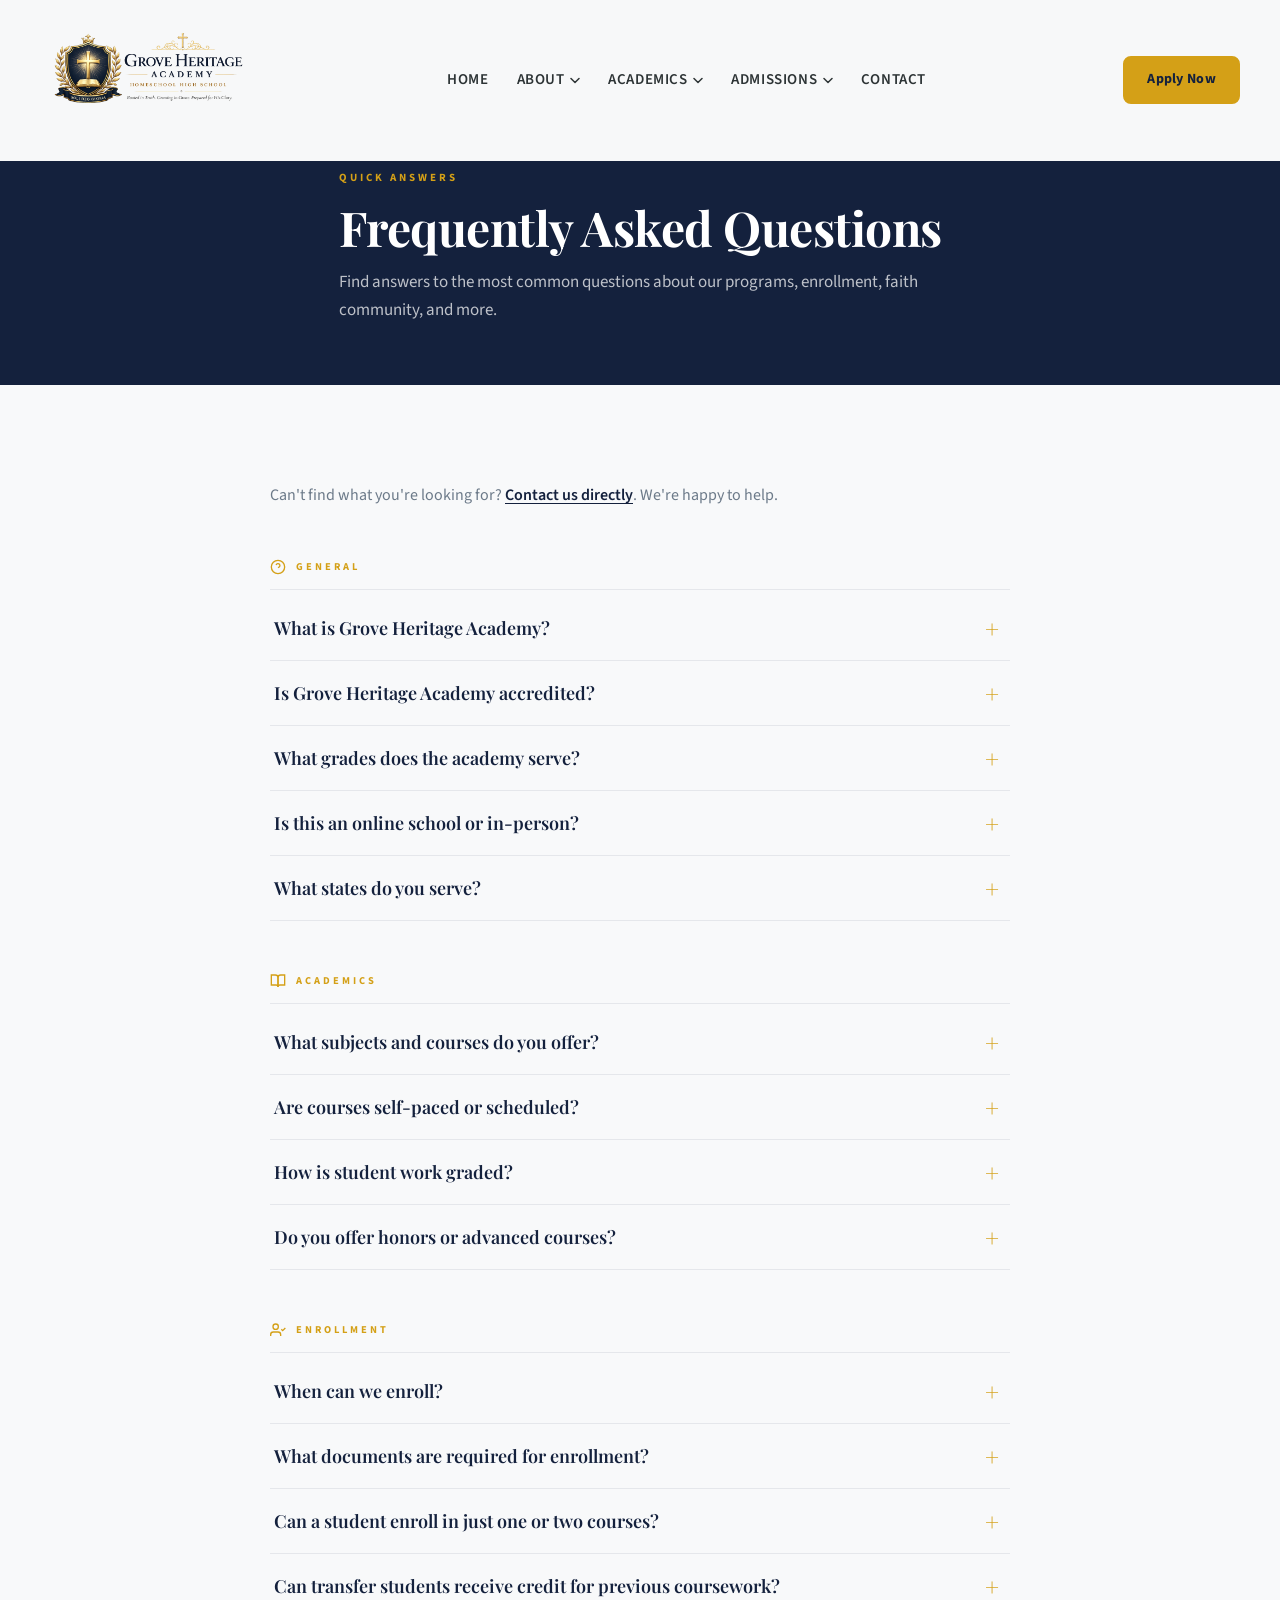
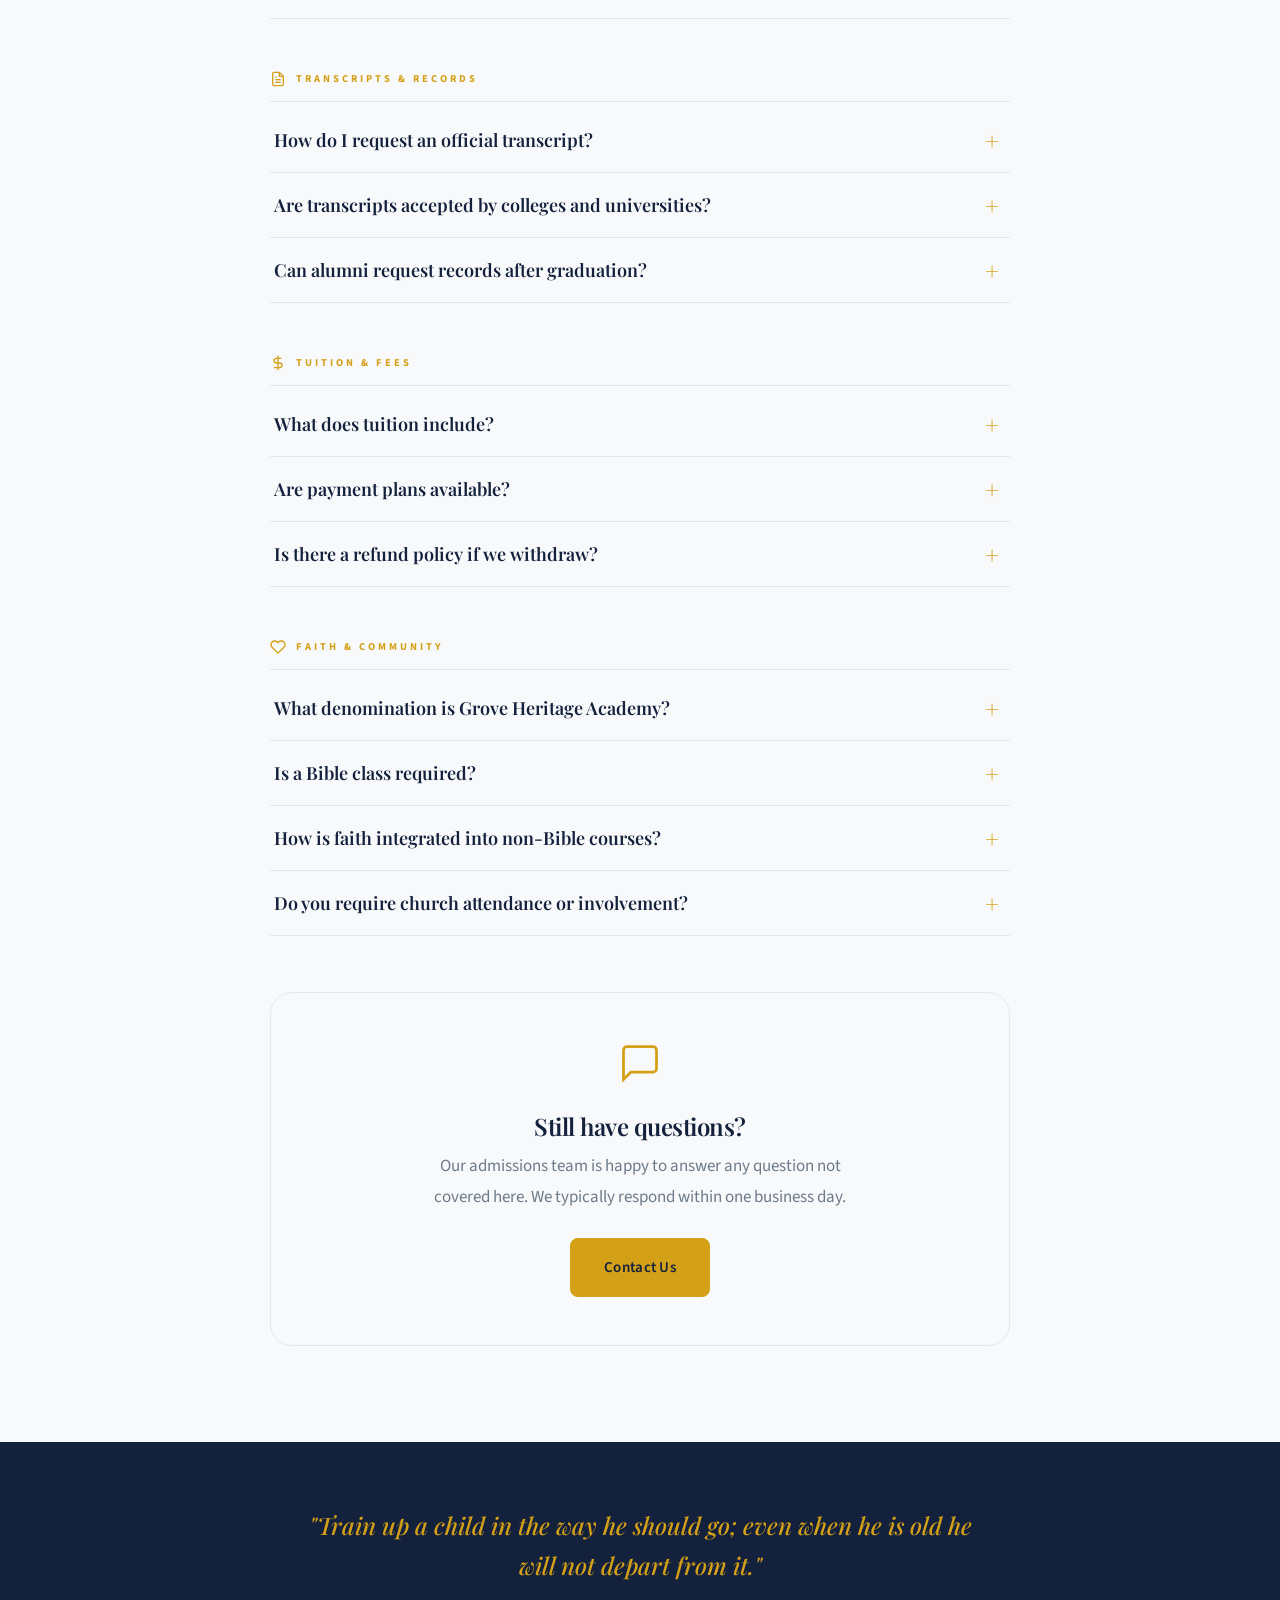
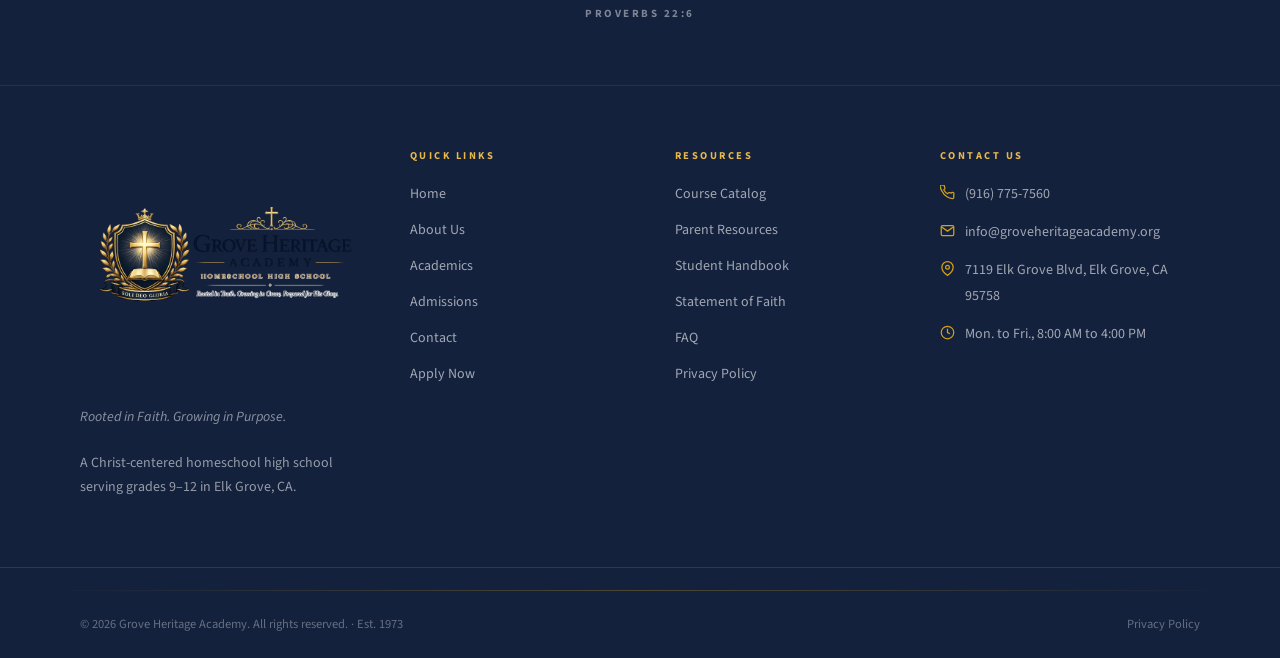
<file: faq.html>
<!DOCTYPE html>
<html lang="en">
<head>
  <meta charset="UTF-8" />
  <meta name="viewport" content="width=device-width, initial-scale=1.0" />
  <title>Frequently Asked Questions | Grove Heritage Academy</title>
  <meta name="description" content="Get answers to common questions about Grove Heritage Academy: enrollment, academics, tuition, transcripts, faith integration, and more." />
  <meta property="og:title" content="FAQ | Grove Heritage Academy" />
  <meta property="og:image" content="social-share.png" />
  <link rel="icon" href="favicon.ico" /><link rel="apple-touch-icon" href="apple-touch-icon.png" />
  <link rel="preconnect" href="https://fonts.googleapis.com" /><link rel="preconnect" href="https://fonts.gstatic.com" crossorigin />
  <link href="https://fonts.googleapis.com/css2?family=Playfair+Display:ital,wght@0,400;0,500;0,600;0,700;0,800;1,400;1,500;1,600&family=Source+Sans+3:wght@300;400;500;600;700&display=swap" rel="stylesheet" />
  <link rel="stylesheet" href="styles.css" />
</head>
<body>

<nav class="navbar" id="navbar" role="navigation" aria-label="Main navigation">
  <div class="container navbar-inner">
    <a href="index.html" class="nav-logo" aria-label="Grove Heritage Academy home">
      <img src="Logo.PNG" alt="Grove Heritage Academy" class="nav-logo-img" />
    </a>
    <ul class="nav-links" role="list">
      <li><a href="index.html">Home</a></li>
      <li class="has-dropdown"><a href="about.html">About <svg class="nav-chevron" viewBox="0 0 10 6" fill="none"><path d="M1 1l4 4 4-4" stroke="currentColor" stroke-width="1.5" stroke-linecap="round" stroke-linejoin="round"/></svg></a>
        <ul class="nav-dropdown">
          <li><a href="about.html">Our Story</a></li>
          <li><a href="team.html">Our Team</a></li>
          <li><a href="about.html#student-life">Student Life</a></li>
          <li><a href="about.html#statement-of-faith">Statement of Faith</a></li>
        </ul>
      </li>
      <li class="has-dropdown"><a href="academics.html">Academics <svg class="nav-chevron" viewBox="0 0 10 6" fill="none"><path d="M1 1l4 4 4-4" stroke="currentColor" stroke-width="1.5" stroke-linecap="round" stroke-linejoin="round"/></svg></a>
        <ul class="nav-dropdown">
          <li><a href="academics.html">Overview</a></li>
          <li><a href="courses.html">Course Catalog</a></li>
          <li><a href="academics.html#diplomas">Graduation Requirements</a></li>
          <li><a href="howitworks.html">How It Works</a></li>
        </ul>
      </li>
      <li class="has-dropdown"><a href="admissions.html">Admissions <svg class="nav-chevron" viewBox="0 0 10 6" fill="none"><path d="M1 1l4 4 4-4" stroke="currentColor" stroke-width="1.5" stroke-linecap="round" stroke-linejoin="round"/></svg></a>
        <ul class="nav-dropdown">
          <li><a href="admissions.html">How to Apply</a></li>
          <li><a href="admissions.html#tuition">Tuition &amp; Fees</a></li>
        </ul>
      </li>
      <li><a href="contact.html">Contact</a></li>
    </ul>
    <div class="nav-actions">
      <a href="apply.html" class="btn btn-primary btn-sm nav-apply-btn">Apply Now</a>
    </div>
    <button class="hamburger" id="hamburger" aria-label="Toggle menu" aria-expanded="false"><span></span><span></span><span></span></button>
  </div>
</nav>
<div class="mobile-menu" id="mobile-menu" role="dialog" aria-label="Navigation menu">
  <nav>
    <a href="index.html">Home</a>
    <a href="about.html">About</a>
    <a href="academics.html">Academics</a>
    <a href="admissions.html">Admissions</a>
    <a href="courses.html">Courses</a>
    <a href="howitworks.html">How It Works</a>
    <a href="contact.html">Contact</a>
    <a href="apply.html">Apply Now</a>
    <a href="team.html">Our Team</a>
    <a href="resources.html">Resources</a>
    <a href="faq.html">FAQ</a>
    <a href="calendar.html">Calendar</a>
  </nav>
  <div class="mobile-menu-apply">
    <a href="apply.html" class="btn btn-primary">Apply Now</a>
  </div>
  <button class="mobile-close" id="mobile-close" aria-label="Close menu">
    <svg viewBox="0 0 24 24" fill="none" stroke="currentColor" stroke-width="2.5"><line x1="18" y1="6" x2="6" y2="18"/><line x1="6" y1="6" x2="18" y2="18"/></svg>
  </button>
</div>

<!-- Page Hero -->
<section class="page-hero body-offset">
  <div class="page-hero-bg"></div>
  <div class="page-hero-overlay"></div>
  <div class="container page-hero-content">
    <p class="page-hero-label fade-up">Quick Answers</p>
    <h1 class="page-hero-title fade-up">Frequently Asked Questions</h1>
    <p class="page-hero-sub fade-up">Find answers to the most common questions about our programs, enrollment, faith community, and more.</p>
  </div>
</section>

<!-- FAQ Intro -->
<section class="section bg-cream">
  <div class="container faq-container">

    <p class="faq-intro fade-up">Can't find what you're looking for? <a href="contact.html">Contact us directly</a>. We're happy to help.</p>

    <!-- Category: General -->
    <div class="faq-category fade-up" id="faq-general">
      <h2 class="faq-category-title">
        <svg viewBox="0 0 24 24" fill="none" stroke="currentColor" stroke-width="2"><circle cx="12" cy="12" r="10"/><path d="M9.09 9a3 3 0 015.83 1c0 2-3 3-3 3"/><line x1="12" y1="17" x2="12.01" y2="17"/></svg>
        General
      </h2>

      <div class="faq-item">
        <button class="faq-question" aria-expanded="false">What is Grove Heritage Academy?</button>
        <div class="faq-answer">
          <p>Grove Heritage Academy is a Christ-centered online homeschool high school serving grades 9–12. We provide strong academic coursework integrated with a biblical Christian worldview, designed for homeschool families who want rigorous academics alongside genuine faith formation. Students complete coursework at home at their own pace while being supported by experienced Christian instructors.</p>
        </div>
      </div>

      <div class="faq-item">
        <button class="faq-question" aria-expanded="false">Is Grove Heritage Academy accredited?</button>
        <div class="faq-answer">
          <p>Grove Heritage Academy maintains high academic standards. For specific accreditation details, please contact our admissions office.</p>
        </div>
      </div>

      <div class="faq-item">
        <button class="faq-question" aria-expanded="false">What grades does the academy serve?</button>
        <div class="faq-answer">
          <p>We serve students in grades 9 through 12, providing the full high school experience. Students may enroll as full-time students (taking 6 or more credits per year) or on a per-course basis to supplement their existing homeschool curriculum.</p>
        </div>
      </div>

      <div class="faq-item">
        <button class="faq-question" aria-expanded="false">Is this an online school or in-person?</button>
        <div class="faq-answer">
          <p>Grove Heritage Academy is a fully online school. All coursework, assignments, assessments, and instructor communication take place through our secure student portal. Students can learn from anywhere with an internet connection. While we don't have a physical campus, we build community through virtual events, group discussions, and student activities throughout the year.</p>
        </div>
      </div>

      <div class="faq-item">
        <button class="faq-question" aria-expanded="false">What states do you serve?</button>
        <div class="faq-answer">
          <p>We serve families across the United States. Because we function as a homeschool support program, families are responsible for complying with their own state's homeschool laws and notification requirements. We can provide documentation to assist with state filings if needed. Please <a href="contact.html">contact us</a> if you have questions about your specific state's requirements.</p>
        </div>
      </div>
    </div>

    <!-- Category: Academics -->
    <div class="faq-category fade-up" id="faq-academics">
      <h2 class="faq-category-title">
        <svg viewBox="0 0 24 24" fill="none" stroke="currentColor" stroke-width="2"><path d="M2 3h6a4 4 0 014 4v14a3 3 0 00-3-3H2z"/><path d="M22 3h-6a4 4 0 00-4 4v14a3 3 0 013-3h7z"/></svg>
        Academics
      </h2>

      <div class="faq-item">
        <button class="faq-question" aria-expanded="false">What subjects and courses do you offer?</button>
        <div class="faq-answer">
          <p>We offer a full high school curriculum including English Language Arts (9–12), Mathematics (Algebra I through Pre-Calculus), Sciences (Biology, Chemistry, Physics, and Environmental Science), Social Studies (World History, US History, Government/Economics), Bible & Christian Worldview (all four years), Foreign Languages (Spanish I & II), Fine Arts, Physical Education, and various electives including Business, Health, and Computer Literacy. See our <a href="academics.html#courses">Academics page</a> for the full course list.</p>
        </div>
      </div>

      <div class="faq-item">
        <button class="faq-question" aria-expanded="false">Are courses self-paced or scheduled?</button>
        <div class="faq-answer">
          <p>Our courses are asynchronous and largely self-paced within semester windows. Students have the flexibility to work through lessons on their own schedule, but all assignments and assessments must be completed by published semester deadlines. This structure gives families flexibility while still maintaining academic accountability and momentum.</p>
        </div>
      </div>

      <div class="faq-item">
        <button class="faq-question" aria-expanded="false">How is student work graded?</button>
        <div class="faq-answer">
          <p>Courses use a standard letter grading scale (A to F). Grades are based on a combination of coursework assignments, quizzes, unit tests, and semester exams, weighted according to each course's syllabus. Parents and students can view grades in real time through the student portal. Official grade reports and transcripts are prepared by our academic office.</p>
        </div>
      </div>

      <div class="faq-item">
        <button class="faq-question" aria-expanded="false">Do you offer honors or advanced courses?</button>
        <div class="faq-answer">
          <p>Yes. Students on the College Prep Diploma Track have access to honors-designated courses in English, Mathematics, Science, and History. Honors courses carry weighted GPA credit and include additional depth of content and more rigorous assessments. We do not currently offer AP (Advanced Placement) courses, but honors coursework is well-regarded by college admissions offices for homeschool applicants.</p>
        </div>
      </div>
    </div>

    <!-- Category: Enrollment -->
    <div class="faq-category fade-up" id="faq-enrollment">
      <h2 class="faq-category-title">
        <svg viewBox="0 0 24 24" fill="none" stroke="currentColor" stroke-width="2"><path d="M16 21v-2a4 4 0 00-4-4H5a4 4 0 00-4 4v2"/><circle cx="8.5" cy="7" r="4"/><polyline points="17 11 19 13 23 9"/></svg>
        Enrollment
      </h2>

      <div class="faq-item">
        <button class="faq-question" aria-expanded="false">When can we enroll?</button>
        <div class="faq-answer">
          <p>We accept applications year-round. Our primary enrollment windows are Fall (August start) and Spring (January start). Students who enroll mid-semester are placed into courses at the appropriate point in the curriculum and given adjusted deadlines. We recommend applying at least 2 to 3 weeks before your desired start date to allow time for processing and portal setup.</p>
        </div>
      </div>

      <div class="faq-item">
        <button class="faq-question" aria-expanded="false">What documents are required for enrollment?</button>
        <div class="faq-answer">
          <p>You'll need to submit the completed enrollment application, a signed Statement of Faith agreement, and the tuition agreement and payment authorization form. For incoming 10th through 12th grade students transferring from another school or program, we also request previous transcripts or records so we can evaluate transfer credits. All forms are available on our <a href="resources.html#downloads">Resources page</a> or as part of the online enrollment application.</p>
        </div>
      </div>

      <div class="faq-item">
        <button class="faq-question" aria-expanded="false">Can a student enroll in just one or two courses?</button>
        <div class="faq-answer">
          <p>Yes. We offer per-course enrollment for families who want to supplement their existing homeschool program with specific subjects. Per-course students pay on a course-by-course basis and have access to the student portal for enrolled subjects. Diplomas and transcripts are only issued to full-program enrolled students, though per-course students can receive a course completion letter upon request.</p>
        </div>
      </div>

      <div class="faq-item">
        <button class="faq-question" aria-expanded="false">Can transfer students receive credit for previous coursework?</button>
        <div class="faq-answer">
          <p>Yes. We evaluate previous transcripts and records to determine which credits can be applied toward the Grove Heritage Academy diploma. Transfer credit decisions are made on a case-by-case basis by our academic director. In general, we accept credits from other accredited or recognized homeschool programs, traditional schools, and community colleges. Please submit your previous records with your enrollment application or contact admissions for a preliminary evaluation.</p>
        </div>
      </div>
    </div>

    <!-- Category: Transcripts & Records -->
    <div class="faq-category fade-up" id="faq-transcripts">
      <h2 class="faq-category-title">
        <svg viewBox="0 0 24 24" fill="none" stroke="currentColor" stroke-width="2"><path d="M14 2H6a2 2 0 00-2 2v16a2 2 0 002 2h12a2 2 0 002-2V8z"/><polyline points="14 2 14 8 20 8"/><line x1="16" y1="13" x2="8" y2="13"/><line x1="16" y1="17" x2="8" y2="17"/><polyline points="10 9 9 9 8 9"/></svg>
        Transcripts &amp; Records
      </h2>

      <div class="faq-item">
        <button class="faq-question" aria-expanded="false">How do I request an official transcript?</button>
        <div class="faq-answer">
          <p>You can submit a transcript request online through our <a href="resources.html#transcripts">Resources page</a>. Please allow 5 to 7 business days for processing. Current students may request up to 2 free official transcripts per academic year; additional copies are $5 each. Official transcripts are sent directly to institutions or to you via email or postal mail, depending on your preference.</p>
        </div>
      </div>

      <div class="faq-item">
        <button class="faq-question" aria-expanded="false">Are transcripts accepted by colleges and universities?</button>
        <div class="faq-answer">
          <p>Yes. Our official transcripts include the student's full course history, grades, GPA, credit totals, and diploma track. They are formatted to meet the documentation expectations of college admissions offices and scholarship programs. We strongly recommend that families contact their specific colleges of interest early to understand any supplemental documentation requirements for homeschool applicants, which can vary by institution.</p>
        </div>
      </div>

      <div class="faq-item">
        <button class="faq-question" aria-expanded="false">Can alumni request records after graduation?</button>
        <div class="faq-answer">
          <p>Yes. Alumni may request transcripts and records at any time. We retain student records permanently. Alumni who graduated more than two years ago should note their graduation year and student ID (if known) in their transcript request. Rush processing is available for an additional fee. Contact our office directly to arrange it.</p>
        </div>
      </div>
    </div>

    <!-- Category: Tuition -->
    <div class="faq-category fade-up" id="faq-tuition">
      <h2 class="faq-category-title">
        <svg viewBox="0 0 24 24" fill="none" stroke="currentColor" stroke-width="2"><line x1="12" y1="1" x2="12" y2="23"/><path d="M17 5H9.5a3.5 3.5 0 000 7h5a3.5 3.5 0 010 7H6"/></svg>
        Tuition &amp; Fees
      </h2>

      <div class="faq-item">
        <button class="faq-question" aria-expanded="false">What does tuition include?</button>
        <div class="faq-answer">
          <p>Annual tuition covers unlimited course enrollment for full-time students (6+ credits per year), access to the student portal, all digital course materials, instructor support and grading, progress reports, and up to 2 official transcripts per year. Enrollment and registration fees are charged separately at the time of enrollment. See our <a href="admissions.html#tuition">Admissions page</a> for current pricing.</p>
        </div>
      </div>

      <div class="faq-item">
        <button class="faq-question" aria-expanded="false">Are payment plans available?</button>
        <div class="faq-answer">
          <p>Yes. We offer monthly payment plans for full-time enrolled students. After paying the enrollment fee, tuition can be spread over the academic year in equal monthly installments. Details are outlined in the tuition agreement. Please <a href="contact.html">contact us</a> if you need a customized payment arrangement or have questions about financial hardship situations.</p>
        </div>
      </div>

      <div class="faq-item">
        <button class="faq-question" aria-expanded="false">Is there a refund policy if we withdraw?</button>
        <div class="faq-answer">
          <p>Refunds are based on how far into the enrollment period a withdrawal occurs. Withdrawal within the first 30 days: full tuition refund minus the registration fee. Withdrawal between 31-60 days: 50% tuition refund. Withdrawal after 60 days: no refund. The registration fee is non-refundable in all cases. We handle situations involving documented hardship or medical emergencies on a case-by-case basis. Contact our office to discuss. Full details are in the tuition agreement.</p>
        </div>
      </div>
    </div>

    <!-- Category: Faith -->
    <div class="faq-category fade-up" id="faq-faith">
      <h2 class="faq-category-title">
        <svg viewBox="0 0 24 24" fill="none" stroke="currentColor" stroke-width="2"><path d="M20.84 4.61a5.5 5.5 0 00-7.78 0L12 5.67l-1.06-1.06a5.5 5.5 0 00-7.78 7.78l1.06 1.06L12 21.23l7.78-7.78 1.06-1.06a5.5 5.5 0 000-7.78z"/></svg>
        Faith &amp; Community
      </h2>

      <div class="faq-item">
        <button class="faq-question" aria-expanded="false">What denomination is Grove Heritage Academy?</button>
        <div class="faq-answer">
          <p>Grove Heritage Academy is broadly evangelical and non-denominational. Our Statement of Faith affirms the foundational doctrines of historic Christianity, including the authority of Scripture, the Triune God, salvation by grace through faith in Jesus Christ, and the importance of living out one's faith. We welcome families from a wide range of Protestant traditions who affirm our core beliefs. Our goal is to equip students to think biblically and live faithfully, not to enforce specific denominational distinctives.</p>
        </div>
      </div>

      <div class="faq-item">
        <button class="faq-question" aria-expanded="false">Is a Bible class required?</button>
        <div class="faq-answer">
          <p>Yes. Bible &amp; Christian Worldview is a required course each year at Grove Heritage Academy (4 credits total across grades 9–12). These courses are designed to build a solid theological foundation, help students engage culture from a biblical perspective, and equip them for college and life. Beyond the dedicated Bible course, a Christian worldview is woven throughout all other academic subjects.</p>
        </div>
      </div>

      <div class="faq-item">
        <button class="faq-question" aria-expanded="false">How is faith integrated into non-Bible courses?</button>
        <div class="faq-answer">
          <p>Every course at Grove Heritage Academy is taught from a perspective that recognizes God as the author of all truth. In science, students explore creation as evidence of God's design and glory. In history and literature, we examine human experience through the lens of a biblical understanding of human nature and redemption. In mathematics, we appreciate the order and precision of God's design. Faith integration isn't an add-on. It's a framework that shapes how every subject is understood and taught.</p>
        </div>
      </div>

      <div class="faq-item">
        <button class="faq-question" aria-expanded="false">Do you require church attendance or involvement?</button>
        <div class="faq-answer">
          <p>We strongly encourage all of our students and families to be actively connected to a local church community. While we cannot monitor or require local church attendance, it is part of our vision for student flourishing, academically, spiritually, and socially. We believe the local church is irreplaceable. Our program complements what families experience there. It doesn't replace it.</p>
        </div>
      </div>
    </div>

    <!-- Still have questions CTA -->
    <div class="faq-still-questions fade-up">
      <div class="still-questions-inner">
        <svg viewBox="0 0 24 24" fill="none" stroke="currentColor" stroke-width="1.5"><path d="M21 15a2 2 0 01-2 2H7l-4 4V5a2 2 0 012-2h14a2 2 0 012 2z"/></svg>
        <h3>Still have questions?</h3>
        <p>Our admissions team is happy to answer any question not covered here. We typically respond within one business day.</p>
        <a href="contact.html" class="btn btn-primary">Contact Us</a>
      </div>
    </div>

  </div>
</section>

<!-- Footer -->
<footer class="footer" role="contentinfo">
  <div class="footer-scripture-top">
    <blockquote>"Train up a child in the way he should go; even when he is old he will not depart from it."</blockquote>
    <cite>Proverbs 22:6</cite>
  </div>
  <div class="footer-main">
    <div class="container footer-grid">
      <div>
        <div class="footer-logo">
          <img src="Logo.PNG" alt="Grove Heritage Academy" class="footer-logo-img" />
        </div>
        <p class="footer-tagline">Rooted in Faith. Growing in Purpose.</p>
        <p class="footer-mission">A Christ-centered homeschool high school serving grades 9–12 in Elk Grove, CA.</p>
      </div>
      <div>
        <h4 class="footer-heading">Quick Links</h4>
        <ul class="footer-links">
          <li><a href="index.html">Home</a></li>
          <li><a href="about.html">About Us</a></li>
          <li><a href="academics.html">Academics</a></li>
          <li><a href="admissions.html">Admissions</a></li>
          <li><a href="contact.html">Contact</a></li>
          <li><a href="apply.html">Apply Now</a></li>
        </ul>
      </div>
      <div>
        <h4 class="footer-heading">Resources</h4>
        <ul class="footer-links">
          <li><a href="courses.html">Course Catalog</a></li>
          <li><a href="resources.html">Parent Resources</a></li>
          <li><a href="handbook.html">Student Handbook</a></li>
          <li><a href="about.html#statement-of-faith">Statement of Faith</a></li>
          <li><a href="faq.html">FAQ</a></li>
          <li><a href="privacy.html">Privacy Policy</a></li>
        </ul>
      </div>
      <div>
        <h4 class="footer-heading">Contact Us</h4>
        <div class="footer-contact">
          <div class="footer-contact-item">
            <svg viewBox="0 0 24 24" fill="none" stroke="currentColor" stroke-width="2" aria-hidden="true"><path d="M22 16.92v3a2 2 0 01-2.18 2 19.79 19.79 0 01-8.63-3.07A19.5 19.5 0 013.07 9.76a19.79 19.79 0 01-3.07-8.68A2 2 0 012 0h3a2 2 0 012 1.72 12.84 12.84 0 00.7 2.81 2 2 0 01-.45 2.11L6.09 7.91a16 16 0 006 6l1.27-1.27a2 2 0 012.11-.45 12.84 12.84 0 002.81.7A2 2 0 0122 14.92z"/></svg>
            <span><a href="tel:+19167757560">(916) 775-7560</a></span>
          </div>
          <div class="footer-contact-item">
            <svg viewBox="0 0 24 24" fill="none" stroke="currentColor" stroke-width="2" aria-hidden="true"><path d="M4 4h16c1.1 0 2 .9 2 2v12c0 1.1-.9 2-2 2H4c-1.1 0-2-.9-2-2V6c0-1.1.9-2 2-2z"/><polyline points="22,6 12,13 2,6"/></svg>
            <span><a href="mailto:info@groveheritageacademy.org">info@groveheritageacademy.org</a></span>
          </div>
          <div class="footer-contact-item">
            <svg viewBox="0 0 24 24" fill="none" stroke="currentColor" stroke-width="2" aria-hidden="true"><path d="M21 10c0 7-9 13-9 13s-9-6-9-13a9 9 0 0118 0z"/><circle cx="12" cy="10" r="3"/></svg>
            <span><a href="https://www.google.com/maps/dir/?api=1&destination=7119+Elk+Grove+Blvd+Elk+Grove+CA+95758" target="_blank" rel="noopener">7119 Elk Grove Blvd, Elk Grove, CA 95758</a></span>
          </div>
          <div class="footer-contact-item">
            <svg viewBox="0 0 24 24" fill="none" stroke="currentColor" stroke-width="2" aria-hidden="true"><circle cx="12" cy="12" r="10"/><polyline points="12 6 12 12 16 14"/></svg>
            <span>Mon. to Fri., 8:00 AM to 4:00 PM</span>
          </div>
        </div>
      </div>
    </div>
  </div>
  <div class="footer-bottom">
    <div class="footer-gold-line container"></div>
    <div class="footer-bottom-inner">
      <span>© 2026 Grove Heritage Academy. All rights reserved. · Est. 1973</span>
      <div class="footer-bottom-links"><a href="privacy.html">Privacy Policy</a></div>
    </div>
  </div>
</footer>

<script src="script.js"></script>
</body>
</html>
</file>
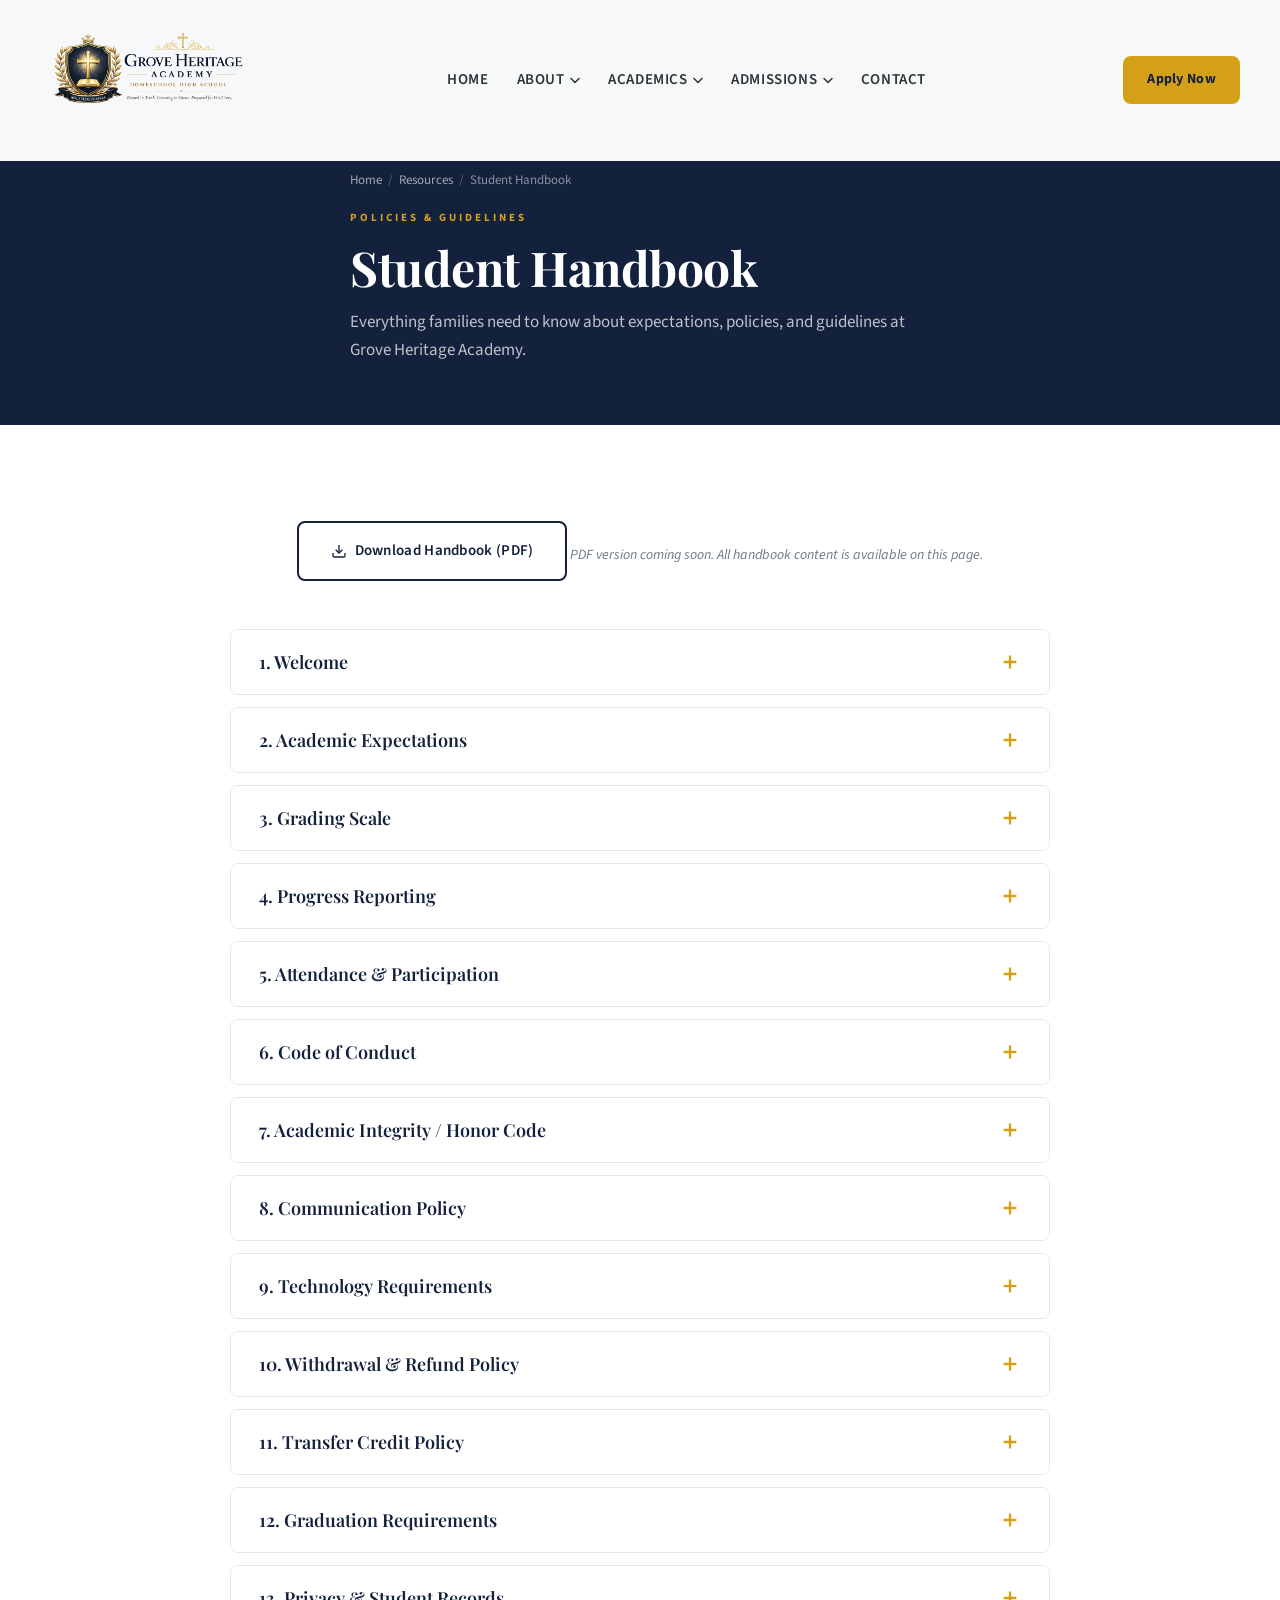
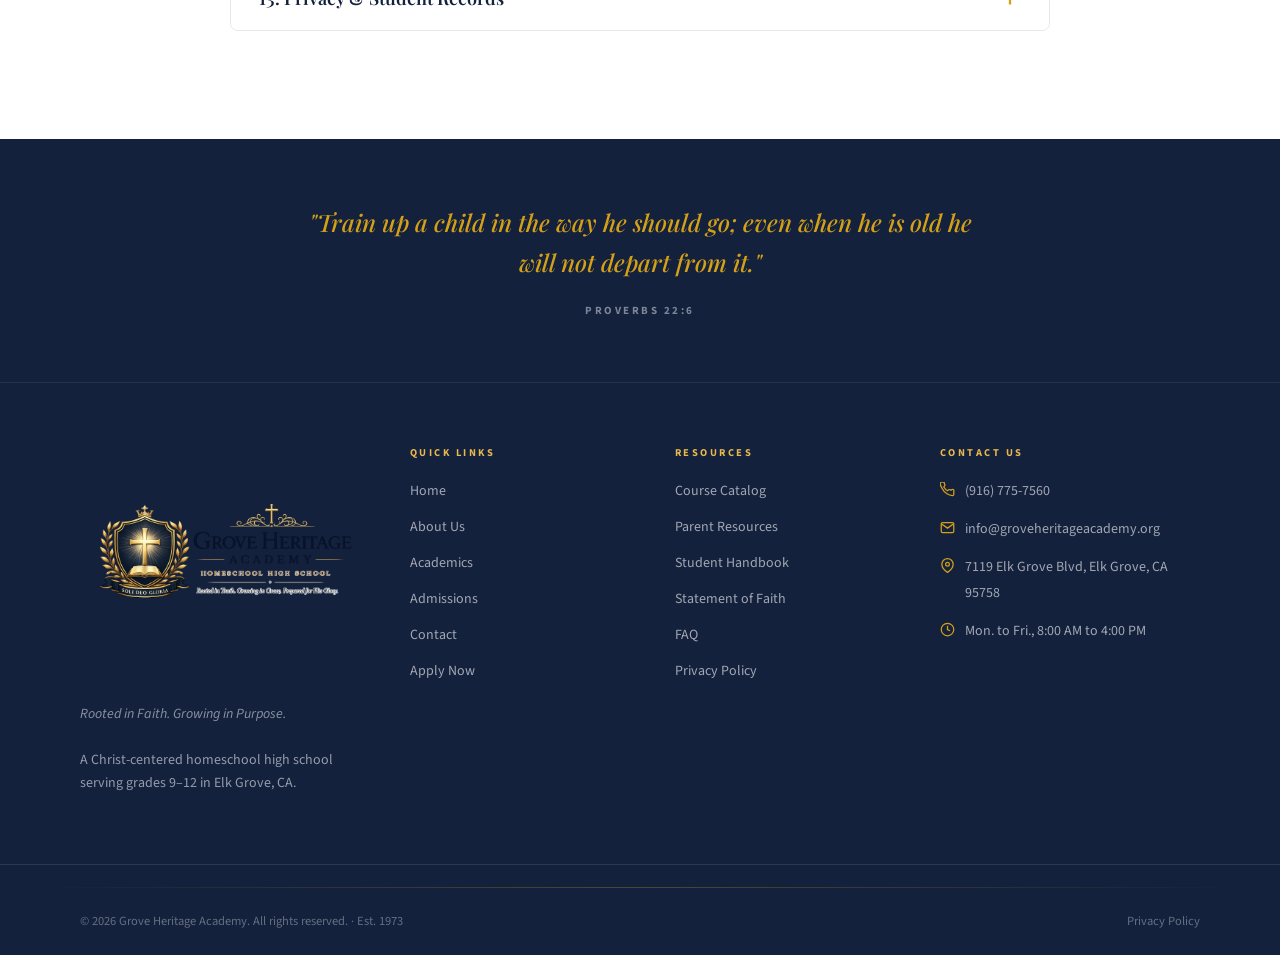
<file: handbook.html>
<!DOCTYPE html>
<html lang="en">
<head>
  <meta charset="UTF-8" />
  <meta name="viewport" content="width=device-width, initial-scale=1.0" />
  <title>Student Handbook | Grove Heritage Academy</title>
  <meta name="description" content="The Grove Heritage Academy Student Handbook outlines academic expectations, grading policies, code of conduct, and all program guidelines." />
  <link rel="icon" href="favicon.ico" /><link rel="apple-touch-icon" href="apple-touch-icon.png" />
  <link rel="preconnect" href="https://fonts.googleapis.com" /><link rel="preconnect" href="https://fonts.gstatic.com" crossorigin />
  <link href="https://fonts.googleapis.com/css2?family=Playfair+Display:ital,wght@0,400;0,500;0,600;0,700;0,800;1,400;1,500;1,600&family=Source+Sans+3:wght@300;400;500;600;700&display=swap" rel="stylesheet" />
  <link rel="stylesheet" href="styles.css" />
  <style>
    .hb-wrap { max-width: 820px; margin: 0 auto; }
    .hb-download { text-align:center; margin-bottom: 48px; }
    .hb-note { display:inline-block; margin-top:10px; font-size:.875rem; color:var(--gray); font-style:italic; }
    .hb-acc { border: 1px solid var(--border); border-radius: var(--radius-sm); overflow: hidden; margin-bottom: 12px; }
    .hb-acc-hd {
      width:100%; display:flex; align-items:center; justify-content:space-between;
      padding: 20px 28px; background: var(--white); cursor:pointer;
      font-family: var(--font-serif); font-size: 1.125rem; font-weight: 600; color: var(--navy);
      border: none; text-align:left; transition: background 0.2s;
    }
    .hb-acc-hd:hover { background: var(--cream); }
    .hb-acc-icon { width:22px; height:22px; flex-shrink:0; transition: transform 0.3s var(--ease); color: var(--gold); }
    .hb-acc.open .hb-acc-icon { transform: rotate(45deg); }
    .hb-acc-body { max-height:0; overflow:hidden; transition: max-height 0.4s var(--ease); background: var(--white); }
    .hb-acc-body-inner { padding: 0 28px 28px; border-top: 1px solid var(--border); }
    .hb-acc-body-inner p { margin-top: 18px; }
    .hb-acc-body-inner ul { margin-top:14px; padding-left:0; display:flex; flex-direction:column; gap:8px; }
    .hb-acc-body-inner ul li { font-size:16px; color:var(--gray); padding-left:20px; position:relative; line-height:1.75; }
    .hb-acc-body-inner ul li::before { content:'•'; position:absolute; left:0; color:var(--gold); font-weight:700; }
    .grade-table { width:100%; border-collapse:collapse; margin-top:20px; font-size:15px; }
    .grade-table th { background:var(--navy); color:var(--white); padding:12px 16px; text-align:left; font-family:var(--font-sans); font-size:11px; letter-spacing:1.5px; text-transform:uppercase; }
    .grade-table td { padding:11px 16px; border-bottom:1px solid var(--border); color:var(--charcoal); }
    .grade-table tr:nth-child(even) td { background:var(--cream); }
    .grade-table tr:last-child td { border-bottom:none; }
    .hb-acc-body-inner .grade-note { margin-top:16px; font-size:14.5px; color:var(--gray); font-style:italic; }
  </style>
  <meta property="og:image" content="social-share.png" />
</head>
<body>

<nav class="navbar" id="navbar" role="navigation" aria-label="Main navigation">
  <div class="container navbar-inner">
    <a href="index.html" class="nav-logo" aria-label="Grove Heritage Academy home">
      <img src="Logo.PNG" alt="Grove Heritage Academy" class="nav-logo-img" />
    </a>
    <ul class="nav-links" role="list">
      <li><a href="index.html">Home</a></li>
      <li class="has-dropdown"><a href="about.html">About <svg class="nav-chevron" viewBox="0 0 10 6" fill="none"><path d="M1 1l4 4 4-4" stroke="currentColor" stroke-width="1.5" stroke-linecap="round" stroke-linejoin="round"/></svg></a>
        <ul class="nav-dropdown">
          <li><a href="about.html">Our Story</a></li>
          <li><a href="team.html">Our Team</a></li>
          <li><a href="about.html#student-life">Student Life</a></li>
          <li><a href="about.html#statement-of-faith">Statement of Faith</a></li>
        </ul>
      </li>
      <li class="has-dropdown"><a href="academics.html">Academics <svg class="nav-chevron" viewBox="0 0 10 6" fill="none"><path d="M1 1l4 4 4-4" stroke="currentColor" stroke-width="1.5" stroke-linecap="round" stroke-linejoin="round"/></svg></a>
        <ul class="nav-dropdown">
          <li><a href="academics.html">Overview</a></li>
          <li><a href="courses.html">Course Catalog</a></li>
          <li><a href="academics.html#diplomas">Graduation Requirements</a></li>
          <li><a href="howitworks.html">How It Works</a></li>
        </ul>
      </li>
      <li class="has-dropdown"><a href="admissions.html">Admissions <svg class="nav-chevron" viewBox="0 0 10 6" fill="none"><path d="M1 1l4 4 4-4" stroke="currentColor" stroke-width="1.5" stroke-linecap="round" stroke-linejoin="round"/></svg></a>
        <ul class="nav-dropdown">
          <li><a href="admissions.html">How to Apply</a></li>
          <li><a href="admissions.html#tuition">Tuition &amp; Fees</a></li>
        </ul>
      </li>
      <li><a href="contact.html">Contact</a></li>
    </ul>
    <div class="nav-actions">
      <a href="apply.html" class="btn btn-primary btn-sm nav-apply-btn">Apply Now</a>
    </div>
    <button class="hamburger" id="hamburger" aria-label="Toggle menu" aria-expanded="false"><span></span><span></span><span></span></button>
  </div>
</nav>
<div class="mobile-menu" id="mobile-menu" role="dialog" aria-label="Navigation menu">
  <nav>
    <a href="index.html">Home</a>
    <a href="about.html">About</a>
    <a href="academics.html">Academics</a>
    <a href="admissions.html">Admissions</a>
    <a href="courses.html">Courses</a>
    <a href="howitworks.html">How It Works</a>
    <a href="contact.html">Contact</a>
    <a href="apply.html">Apply Now</a>
    <a href="team.html">Our Team</a>
    <a href="resources.html">Resources</a>
    <a href="faq.html">FAQ</a>
    <a href="calendar.html">Calendar</a>
  </nav>
  <div class="mobile-menu-apply">
    <a href="apply.html" class="btn btn-primary">Apply Now</a>
  </div>
  <button class="mobile-close" id="mobile-close" aria-label="Close menu">
    <svg viewBox="0 0 24 24" fill="none" stroke="currentColor" stroke-width="2.5"><line x1="18" y1="6" x2="6" y2="18"/><line x1="6" y1="6" x2="18" y2="18"/></svg>
  </button>
</div>

<section class="page-hero body-offset">
  <div class="page-hero-bg"></div>
  <div class="page-hero-overlay"></div>
  <div class="container page-hero-content">
    <nav class="page-breadcrumb" aria-label="Breadcrumb">
      <a href="index.html">Home</a><span class="sep">/</span><a href="resources.html">Resources</a><span class="sep">/</span><span>Student Handbook</span>
    </nav>
    <p class="page-hero-label">Policies &amp; Guidelines</p>
    <h1 class="page-hero-title">Student Handbook</h1>
    <p class="page-hero-sub">Everything families need to know about expectations, policies, and guidelines at Grove Heritage Academy.</p>
  </div>
  <div class="page-hero-accent"></div>
</section>

<section class="section bg-white">
  <div class="container">
    <div class="hb-wrap">
      <div class="hb-download fade-up">
        <a href="javascript:void(0)" class="btn btn-outline" onclick="alert('PDF version coming soon. All handbook content is available on this page.')">
          <svg viewBox="0 0 24 24" fill="none" stroke="currentColor" stroke-width="2" style="width:16px;height:16px"><path d="M21 15v4a2 2 0 01-2 2H5a2 2 0 01-2-2v-4"/><polyline points="7 10 12 15 17 10"/><line x1="12" y1="15" x2="12" y2="3"/></svg>
          Download Handbook (PDF)
        </a>
        <span class="hb-note">PDF version coming soon. All handbook content is available on this page.</span>
      </div>

      <!-- Section 1 -->
      <div class="hb-acc fade-up">
        <button class="hb-acc-hd" aria-expanded="false">1. Welcome<svg class="hb-acc-icon" viewBox="0 0 24 24" fill="none" stroke="currentColor" stroke-width="2.5"><line x1="12" y1="5" x2="12" y2="19"/><line x1="5" y1="12" x2="19" y2="12"/></svg></button>
        <div class="hb-acc-body"><div class="hb-acc-body-inner"><p>Welcome to Grove Heritage Academy. This handbook outlines the expectations, policies, and guidelines for students and families enrolled in our program. Please read it carefully and keep it as a reference throughout the school year.</p></div></div>
      </div>

      <!-- Section 2 -->
      <div class="hb-acc fade-up">
        <button class="hb-acc-hd" aria-expanded="false">2. Academic Expectations<svg class="hb-acc-icon" viewBox="0 0 24 24" fill="none" stroke="currentColor" stroke-width="2.5"><line x1="12" y1="5" x2="12" y2="19"/><line x1="5" y1="12" x2="19" y2="12"/></svg></button>
        <div class="hb-acc-body"><div class="hb-acc-body-inner"><ul><li>Students are expected to complete all assigned coursework by the end of each semester.</li><li>A minimum of 4 hours of academic work per day is recommended for full-time students.</li><li>Students should maintain a consistent daily schedule, though exact hours are flexible.</li><li>All work submitted must be the student's own. Academic dishonesty will result in a zero on the assignment and may lead to disciplinary action.</li><li>Students who fall more than 2 weeks behind in coursework will receive a progress alert. Continued delays may require a parent conference.</li></ul></div></div>
      </div>

      <!-- Section 3 -->
      <div class="hb-acc fade-up">
        <button class="hb-acc-hd" aria-expanded="false">3. Grading Scale<svg class="hb-acc-icon" viewBox="0 0 24 24" fill="none" stroke="currentColor" stroke-width="2.5"><line x1="12" y1="5" x2="12" y2="19"/><line x1="5" y1="12" x2="19" y2="12"/></svg></button>
        <div class="hb-acc-body"><div class="hb-acc-body-inner">
          <table class="grade-table">
            <thead><tr><th>Letter Grade</th><th>Percentage</th><th>GPA Points</th></tr></thead>
            <tbody>
              <tr><td>A+</td><td>97-100%</td><td>4.0</td></tr>
              <tr><td>A</td><td>93-96%</td><td>4.0</td></tr>
              <tr><td>A-</td><td>90-92%</td><td>3.7</td></tr>
              <tr><td>B+</td><td>87-89%</td><td>3.3</td></tr>
              <tr><td>B</td><td>83-86%</td><td>3.0</td></tr>
              <tr><td>B-</td><td>80-82%</td><td>2.7</td></tr>
              <tr><td>C+</td><td>77-79%</td><td>2.3</td></tr>
              <tr><td>C</td><td>73-76%</td><td>2.0</td></tr>
              <tr><td>C-</td><td>70-72%</td><td>1.7</td></tr>
              <tr><td>D+</td><td>67-69%</td><td>1.3</td></tr>
              <tr><td>D</td><td>63-66%</td><td>1.0</td></tr>
              <tr><td>D-</td><td>60-62%</td><td>0.7</td></tr>
              <tr><td>F</td><td>Below 60%</td><td>0.0</td></tr>
            </tbody>
          </table>
          <p class="grade-note">A minimum grade of D- (60%) is required to earn credit for a course. Students who score below 60% must retake the course or complete remediation as determined by their academic advisor.</p>
          <p class="grade-note">GPA is calculated on an unweighted 4.0 scale.</p>
        </div></div>
      </div>

      <!-- Section 4 -->
      <div class="hb-acc fade-up">
        <button class="hb-acc-hd" aria-expanded="false">4. Progress Reporting<svg class="hb-acc-icon" viewBox="0 0 24 24" fill="none" stroke="currentColor" stroke-width="2.5"><line x1="12" y1="5" x2="12" y2="19"/><line x1="5" y1="12" x2="19" y2="12"/></svg></button>
        <div class="hb-acc-body"><div class="hb-acc-body-inner"><ul><li>Progress reports are issued every 4 weeks via email to the parent/guardian on file.</li><li>Quarterly report cards are issued at the end of each 9-week grading period.</li><li>Report cards include: course name, current grade, credits earned, and teacher comments.</li><li>Parents may request a progress update at any time by contacting the academic advisor.</li><li>Parent-teacher conferences are available by appointment.</li></ul></div></div>
      </div>

      <!-- Section 5 -->
      <div class="hb-acc fade-up">
        <button class="hb-acc-hd" aria-expanded="false">5. Attendance &amp; Participation<svg class="hb-acc-icon" viewBox="0 0 24 24" fill="none" stroke="currentColor" stroke-width="2.5"><line x1="12" y1="5" x2="12" y2="19"/><line x1="5" y1="12" x2="19" y2="12"/></svg></button>
        <div class="hb-acc-body"><div class="hb-acc-body-inner"><ul><li>Grove Heritage Academy operates on a flexible schedule. Students are not required to log in at specific times unless enrolled in a live session.</li><li>Students are expected to complete coursework within the semester timeline.</li><li>A minimum of 170 instructional days per school year is recommended to meet most state homeschool requirements.</li><li>Extended absences or pauses must be communicated to the academic advisor in advance.</li></ul></div></div>
      </div>

      <!-- Section 6 -->
      <div class="hb-acc fade-up">
        <button class="hb-acc-hd" aria-expanded="false">6. Code of Conduct<svg class="hb-acc-icon" viewBox="0 0 24 24" fill="none" stroke="currentColor" stroke-width="2.5"><line x1="12" y1="5" x2="12" y2="19"/><line x1="5" y1="12" x2="19" y2="12"/></svg></button>
        <div class="hb-acc-body"><div class="hb-acc-body-inner"><ul><li>Students are expected to conduct themselves with integrity, respect, and a Christ-like attitude in all interactions.</li><li>Respectful communication is required in all correspondence with staff, teachers, and fellow students.</li><li>Profanity, harassment, bullying, or discriminatory behavior will not be tolerated.</li><li>Students participating in any Grove Heritage Academy online sessions or events are expected to dress modestly and appropriately.</li><li>Violations of the code of conduct will be addressed on a case-by-case basis and may result in probation, suspension, or dismissal.</li></ul></div></div>
      </div>

      <!-- Section 7 -->
      <div class="hb-acc fade-up">
        <button class="hb-acc-hd" aria-expanded="false">7. Academic Integrity / Honor Code<svg class="hb-acc-icon" viewBox="0 0 24 24" fill="none" stroke="currentColor" stroke-width="2.5"><line x1="12" y1="5" x2="12" y2="19"/><line x1="5" y1="12" x2="19" y2="12"/></svg></button>
        <div class="hb-acc-body"><div class="hb-acc-body-inner"><p>As Christians, we believe that honesty is a reflection of our character and our faith. Grove Heritage Academy holds all students to the following standards:</p><ul><li>All submitted work must be the student's own original work.</li><li>Plagiarism, meaning presenting someone else's words or ideas as your own, is a serious offense.</li><li>Use of AI tools (ChatGPT, etc.) to complete assignments is prohibited unless explicitly permitted by the instructor for a specific assignment.</li><li>First offense: zero on the assignment + parent notification.</li><li>Second offense: course failure + mandatory parent conference.</li><li>Third offense: possible dismissal from the program.</li></ul></div></div>
      </div>

      <!-- Section 8 -->
      <div class="hb-acc fade-up">
        <button class="hb-acc-hd" aria-expanded="false">8. Communication Policy<svg class="hb-acc-icon" viewBox="0 0 24 24" fill="none" stroke="currentColor" stroke-width="2.5"><line x1="12" y1="5" x2="12" y2="19"/><line x1="5" y1="12" x2="19" y2="12"/></svg></button>
        <div class="hb-acc-body"><div class="hb-acc-body-inner"><ul><li>The primary method of communication is email.</li><li>Staff respond to emails within 24 hours during business days (Monday to Friday, 8:00 AM to 4:00 PM).</li><li>Academic advisors are available by phone during office hours.</li><li>Urgent matters should be communicated by phone.</li><li>All official school communications will be sent to the parent/guardian email on file. It is the family's responsibility to keep contact information up to date.</li></ul></div></div>
      </div>

      <!-- Section 9 -->
      <div class="hb-acc fade-up">
        <button class="hb-acc-hd" aria-expanded="false">9. Technology Requirements<svg class="hb-acc-icon" viewBox="0 0 24 24" fill="none" stroke="currentColor" stroke-width="2.5"><line x1="12" y1="5" x2="12" y2="19"/><line x1="5" y1="12" x2="19" y2="12"/></svg></button>
        <div class="hb-acc-body"><div class="hb-acc-body-inner"><ul><li>A computer or laptop (Chromebook, Mac, or PC) with reliable internet access.</li><li>Updated web browser (Chrome, Firefox, Safari, or Edge).</li><li>Minimum internet speed: 5 Mbps download.</li><li>A printer is recommended but not required.</li><li>A working email address for the student and parent/guardian.</li><li>A webcam and microphone may be required for certain assessments or live sessions.</li></ul></div></div>
      </div>

      <!-- Section 10 -->
      <div class="hb-acc fade-up">
        <button class="hb-acc-hd" aria-expanded="false">10. Withdrawal &amp; Refund Policy<svg class="hb-acc-icon" viewBox="0 0 24 24" fill="none" stroke="currentColor" stroke-width="2.5"><line x1="12" y1="5" x2="12" y2="19"/><line x1="5" y1="12" x2="19" y2="12"/></svg></button>
        <div class="hb-acc-body"><div class="hb-acc-body-inner"><ul><li>Families may withdraw at any time by submitting a written withdrawal request to the registrar.</li><li>Withdrawal within the first 30 days of enrollment: full tuition refund minus registration fee.</li><li>Withdrawal between 31-60 days: 50% tuition refund.</li><li>Withdrawal after 60 days: no refund.</li><li>Transcripts and records will be released upon request after all financial obligations are met.</li><li>Students who withdraw mid-semester will receive grades for completed coursework only.</li></ul></div></div>
      </div>

      <!-- Section 11 -->
      <div class="hb-acc fade-up">
        <button class="hb-acc-hd" aria-expanded="false">11. Transfer Credit Policy<svg class="hb-acc-icon" viewBox="0 0 24 24" fill="none" stroke="currentColor" stroke-width="2.5"><line x1="12" y1="5" x2="12" y2="19"/><line x1="5" y1="12" x2="19" y2="12"/></svg></button>
        <div class="hb-acc-body"><div class="hb-acc-body-inner"><ul><li>Grove Heritage Academy accepts transfer credits from accredited schools, other homeschool programs, and online academies.</li><li>Official transcripts from the previous institution are required for transfer credit evaluation.</li><li>Transfer credits are reviewed on a case-by-case basis by the academic advisor.</li><li>Credits earned at Grove Heritage Academy are transferable. Official transcripts formatted for college admissions and school transfers are available upon request.</li></ul></div></div>
      </div>

      <!-- Section 12 -->
      <div class="hb-acc fade-up">
        <button class="hb-acc-hd" aria-expanded="false">12. Graduation Requirements<svg class="hb-acc-icon" viewBox="0 0 24 24" fill="none" stroke="currentColor" stroke-width="2.5"><line x1="12" y1="5" x2="12" y2="19"/><line x1="5" y1="12" x2="19" y2="12"/></svg></button>
        <div class="hb-acc-body"><div class="hb-acc-body-inner"><ul><li>Standard Diploma: 25.5 credits required.</li><li>College Preparatory Diploma: 28 credits required.</li><li>Bible/Theology is required every year of enrollment.</li></ul><p style="margin-top:16px">For the complete course requirements and diploma track details, see our <a href="academics.html#diplomas" style="color:var(--gold);font-weight:600">Academics page</a>.</p></div></div>
      </div>

      <!-- Section 13 -->
      <div class="hb-acc fade-up">
        <button class="hb-acc-hd" aria-expanded="false">13. Privacy &amp; Student Records<svg class="hb-acc-icon" viewBox="0 0 24 24" fill="none" stroke="currentColor" stroke-width="2.5"><line x1="12" y1="5" x2="12" y2="19"/><line x1="5" y1="12" x2="19" y2="12"/></svg></button>
        <div class="hb-acc-body"><div class="hb-acc-body-inner"><ul><li>Grove Heritage Academy maintains student records in compliance with applicable privacy regulations.</li><li>Student information is never shared with third parties without written parental consent, except as required by law.</li><li>Parents may request to view their student's complete records at any time.</li><li>Record retention: student records are maintained for a minimum of 7 years after the student's last date of enrollment.</li></ul><p style="margin-top:16px">For full privacy details, see our <a href="privacy.html" style="color:var(--gold);font-weight:600">Privacy Policy</a>.</p></div></div>
      </div>

    </div>
  </div>
</section>

<footer class="footer" role="contentinfo">
  <div class="footer-scripture-top">
    <blockquote>"Train up a child in the way he should go; even when he is old he will not depart from it."</blockquote>
    <cite>Proverbs 22:6</cite>
  </div>
  <div class="footer-main">
    <div class="container footer-grid">
      <div>
        <div class="footer-logo">
          <img src="Logo.PNG" alt="Grove Heritage Academy" class="footer-logo-img" />
        </div>
        <p class="footer-tagline">Rooted in Faith. Growing in Purpose.</p>
        <p class="footer-mission">A Christ-centered homeschool high school serving grades 9–12 in Elk Grove, CA.</p>
      </div>
      <div>
        <h4 class="footer-heading">Quick Links</h4>
        <ul class="footer-links">
          <li><a href="index.html">Home</a></li>
          <li><a href="about.html">About Us</a></li>
          <li><a href="academics.html">Academics</a></li>
          <li><a href="admissions.html">Admissions</a></li>
          <li><a href="contact.html">Contact</a></li>
          <li><a href="apply.html">Apply Now</a></li>
        </ul>
      </div>
      <div>
        <h4 class="footer-heading">Resources</h4>
        <ul class="footer-links">
          <li><a href="courses.html">Course Catalog</a></li>
          <li><a href="resources.html">Parent Resources</a></li>
          <li><a href="handbook.html">Student Handbook</a></li>
          <li><a href="about.html#statement-of-faith">Statement of Faith</a></li>
          <li><a href="faq.html">FAQ</a></li>
          <li><a href="privacy.html">Privacy Policy</a></li>
        </ul>
      </div>
      <div>
        <h4 class="footer-heading">Contact Us</h4>
        <div class="footer-contact">
          <div class="footer-contact-item">
            <svg viewBox="0 0 24 24" fill="none" stroke="currentColor" stroke-width="2" aria-hidden="true"><path d="M22 16.92v3a2 2 0 01-2.18 2 19.79 19.79 0 01-8.63-3.07A19.5 19.5 0 013.07 9.76a19.79 19.79 0 01-3.07-8.68A2 2 0 012 0h3a2 2 0 012 1.72 12.84 12.84 0 00.7 2.81 2 2 0 01-.45 2.11L6.09 7.91a16 16 0 006 6l1.27-1.27a2 2 0 012.11-.45 12.84 12.84 0 002.81.7A2 2 0 0122 14.92z"/></svg>
            <span><a href="tel:+19167757560">(916) 775-7560</a></span>
          </div>
          <div class="footer-contact-item">
            <svg viewBox="0 0 24 24" fill="none" stroke="currentColor" stroke-width="2" aria-hidden="true"><path d="M4 4h16c1.1 0 2 .9 2 2v12c0 1.1-.9 2-2 2H4c-1.1 0-2-.9-2-2V6c0-1.1.9-2 2-2z"/><polyline points="22,6 12,13 2,6"/></svg>
            <span><a href="mailto:info@groveheritageacademy.org">info@groveheritageacademy.org</a></span>
          </div>
          <div class="footer-contact-item">
            <svg viewBox="0 0 24 24" fill="none" stroke="currentColor" stroke-width="2" aria-hidden="true"><path d="M21 10c0 7-9 13-9 13s-9-6-9-13a9 9 0 0118 0z"/><circle cx="12" cy="10" r="3"/></svg>
            <span><a href="https://www.google.com/maps/dir/?api=1&destination=7119+Elk+Grove+Blvd+Elk+Grove+CA+95758" target="_blank" rel="noopener">7119 Elk Grove Blvd, Elk Grove, CA 95758</a></span>
          </div>
          <div class="footer-contact-item">
            <svg viewBox="0 0 24 24" fill="none" stroke="currentColor" stroke-width="2" aria-hidden="true"><circle cx="12" cy="12" r="10"/><polyline points="12 6 12 12 16 14"/></svg>
            <span>Mon. to Fri., 8:00 AM to 4:00 PM</span>
          </div>
        </div>
      </div>
    </div>
  </div>
  <div class="footer-bottom">
    <div class="footer-gold-line container"></div>
    <div class="footer-bottom-inner">
      <span>© 2026 Grove Heritage Academy. All rights reserved. · Est. 1973</span>
      <div class="footer-bottom-links"><a href="privacy.html">Privacy Policy</a></div>
    </div>
  </div>
</footer>
<script src="script.js"></script>
<script>
(function(){
  document.querySelectorAll('.hb-acc-hd').forEach(function(btn){
    btn.addEventListener('click', function(){
      var acc = this.closest('.hb-acc');
      var body = acc.querySelector('.hb-acc-body');
      var isOpen = acc.classList.contains('open');
      // Close all
      document.querySelectorAll('.hb-acc').forEach(function(a){
        a.classList.remove('open');
        a.querySelector('.hb-acc-body').style.maxHeight = '0';
        a.querySelector('.hb-acc-hd').setAttribute('aria-expanded','false');
      });
      if(!isOpen){
        acc.classList.add('open');
        body.style.maxHeight = body.scrollHeight + 'px';
        this.setAttribute('aria-expanded','true');
      }
    });
  });
})();
</script>
</body>
</html>
</file>
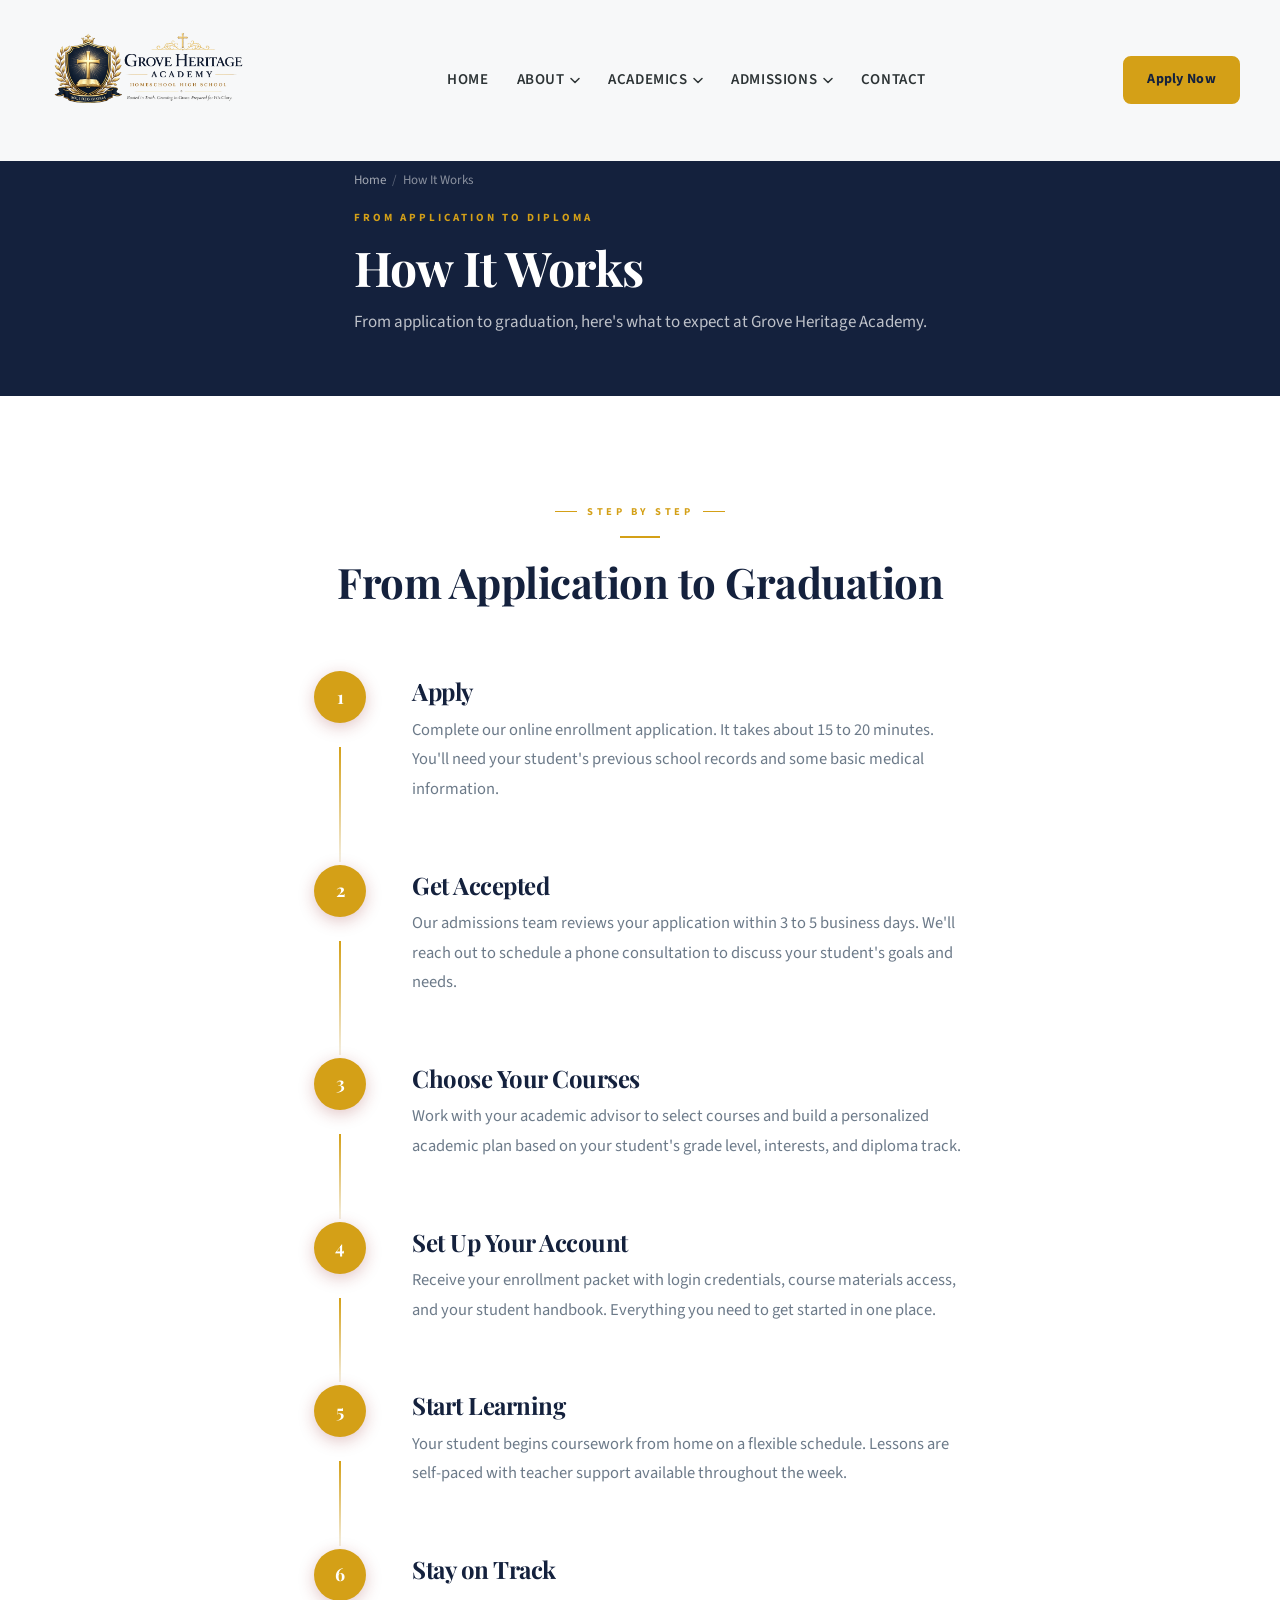
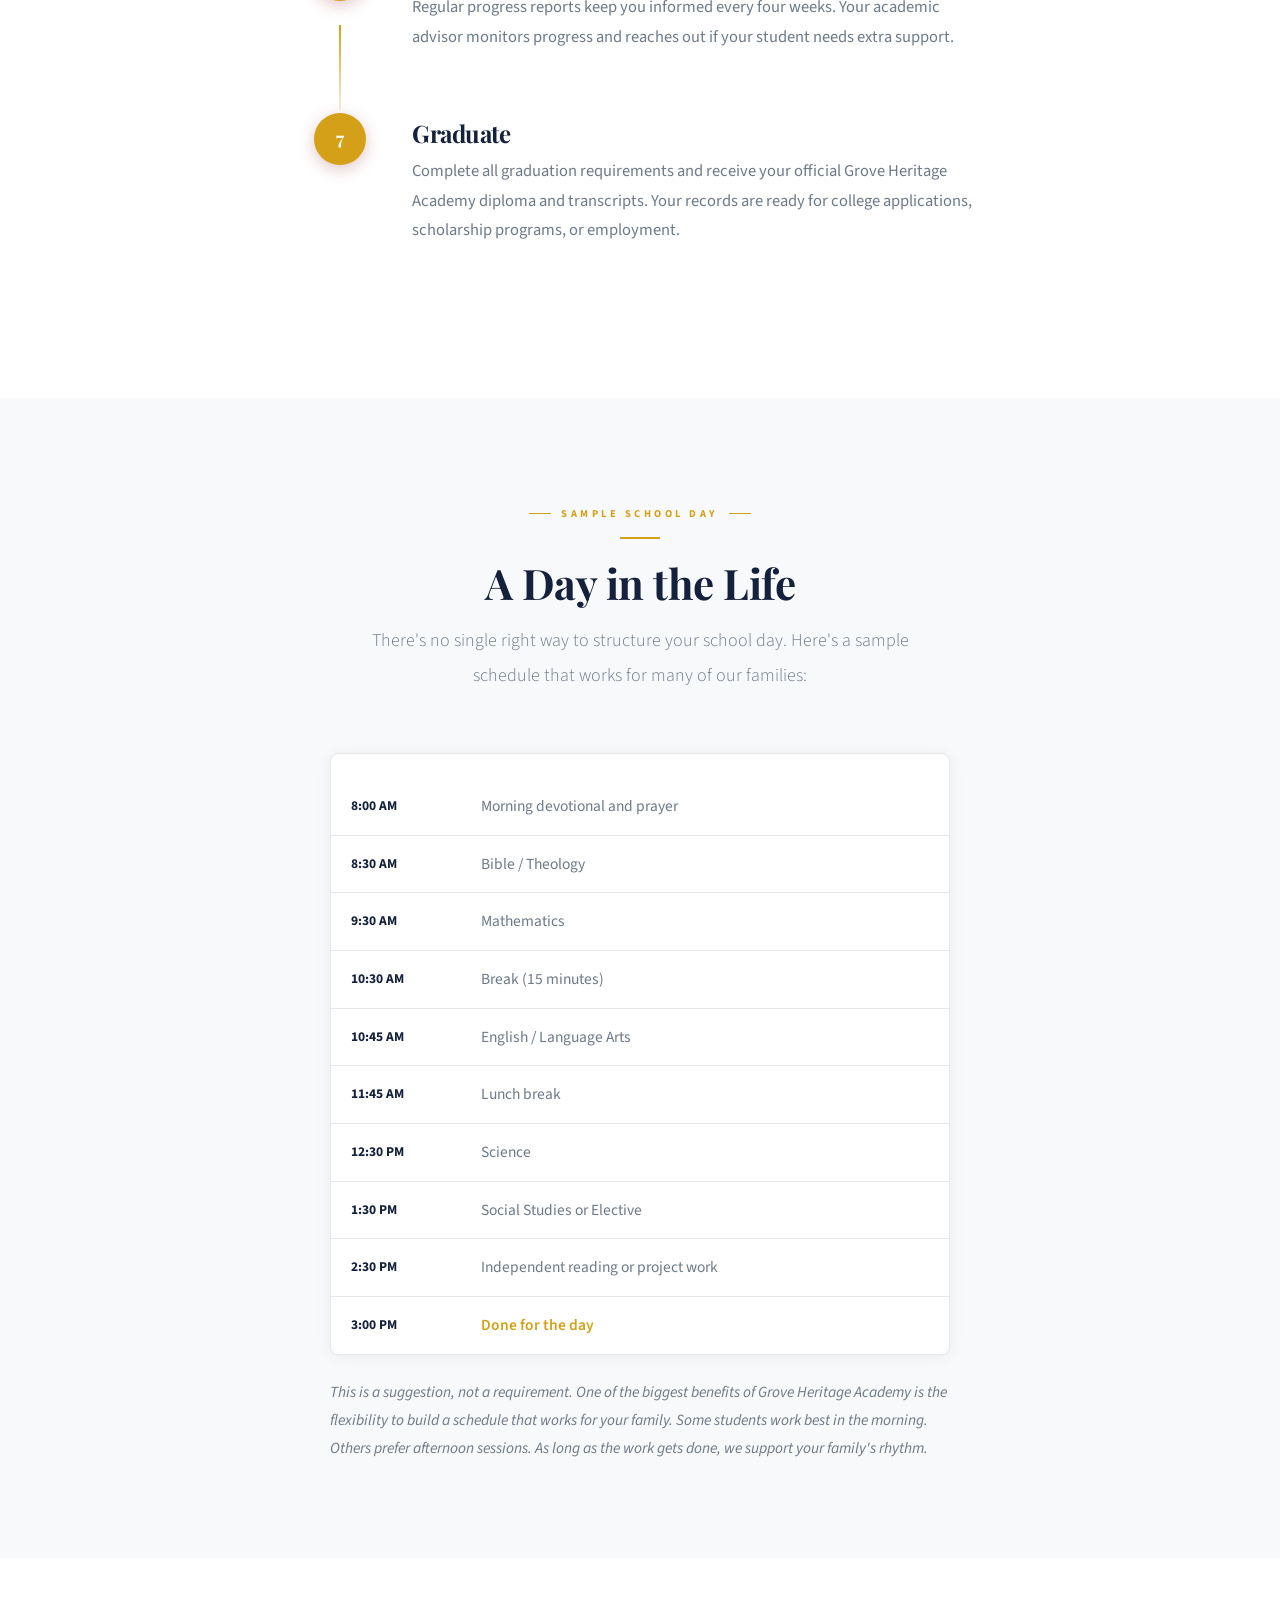
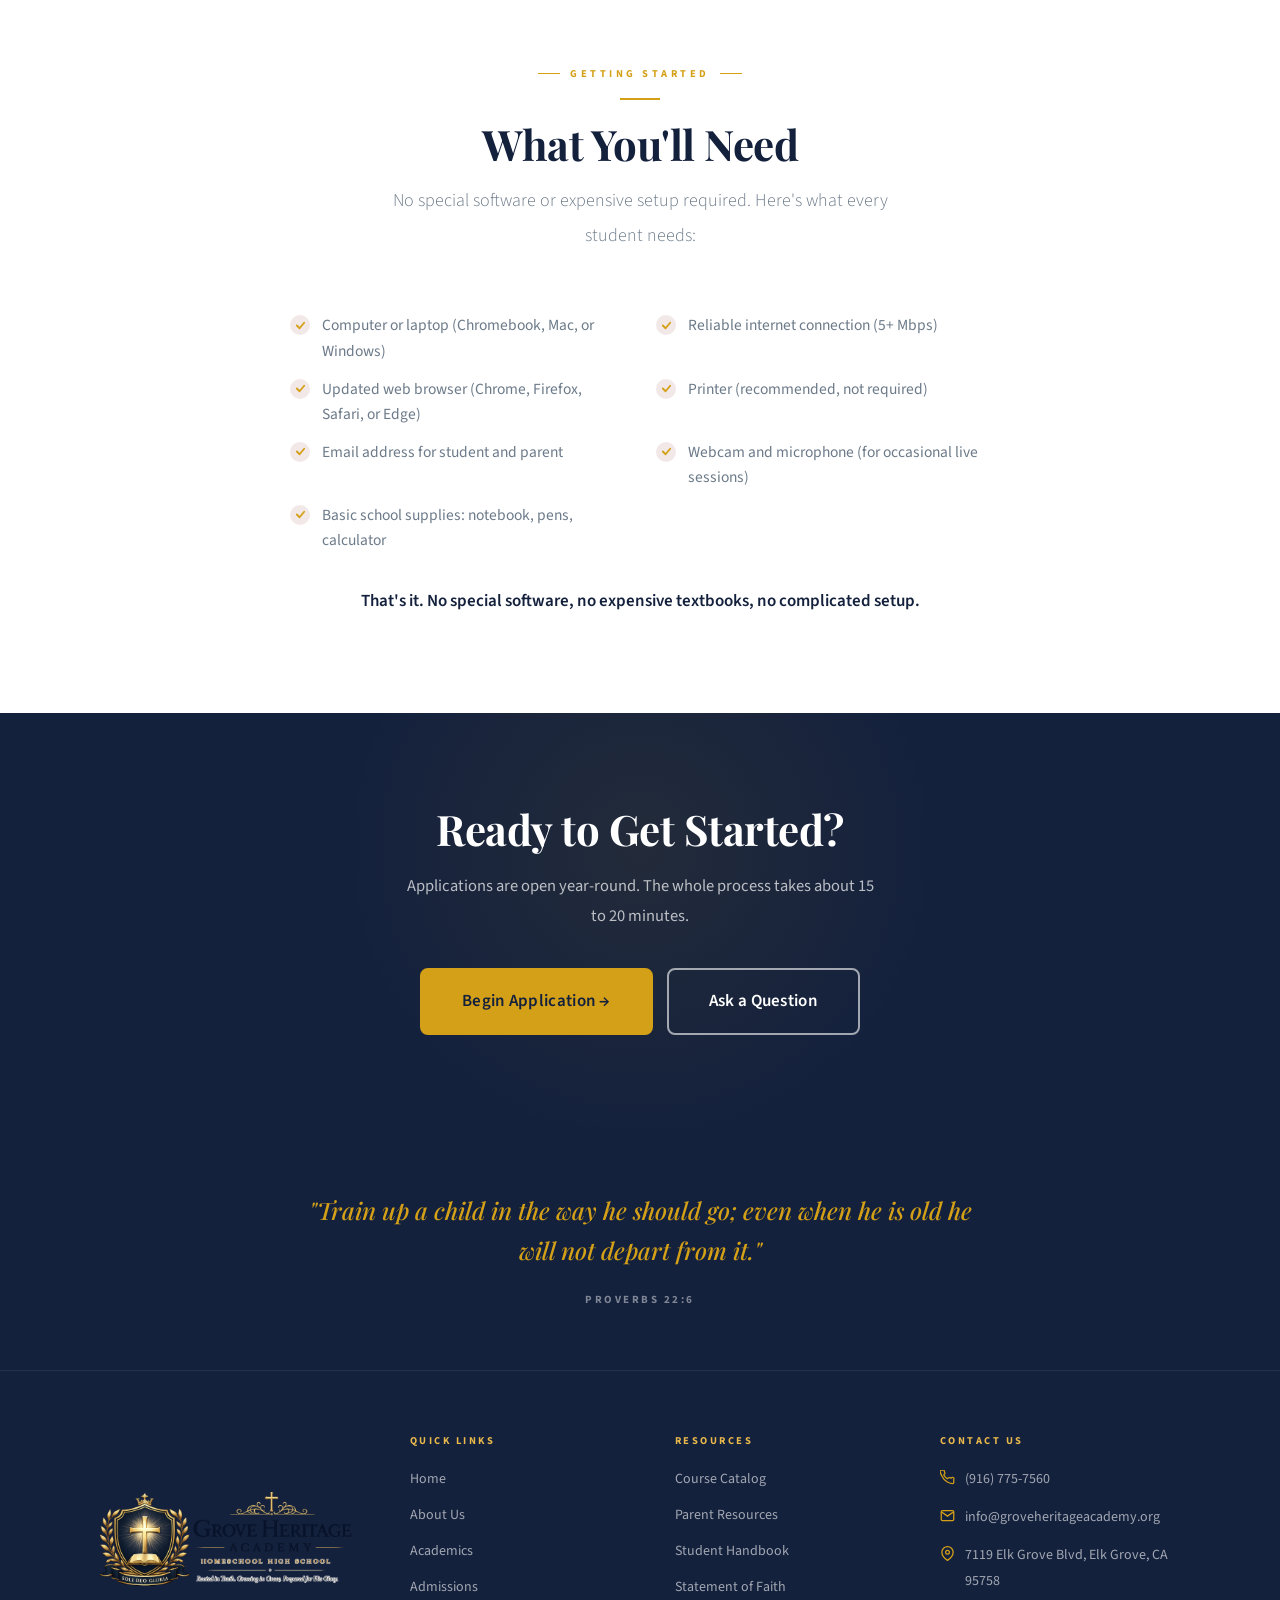
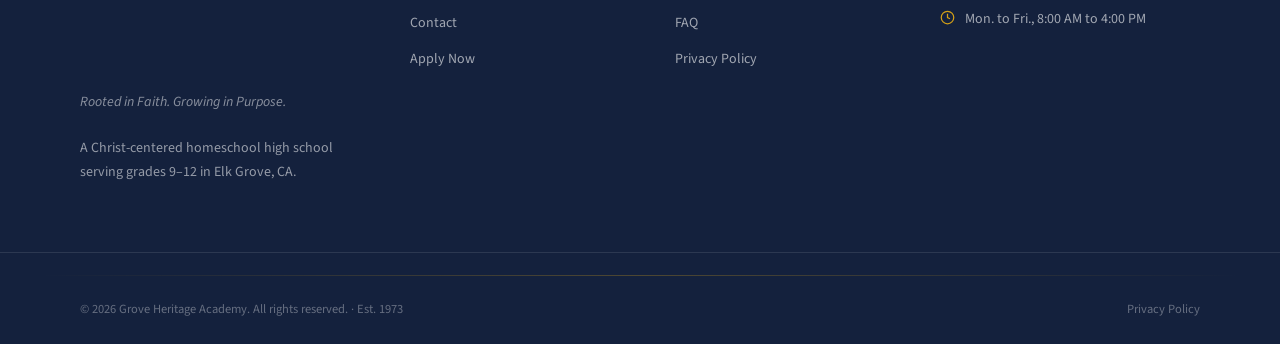
<file: howitworks.html>
<!DOCTYPE html>
<html lang="en">
<head>
  <meta charset="UTF-8" />
  <meta name="viewport" content="width=device-width, initial-scale=1.0" />
  <title>How It Works | Grove Heritage Academy</title>
  <meta name="description" content="From application to graduation: here's exactly what to expect at Grove Heritage Academy. See our enrollment steps, a sample school day, and tech requirements." />
  <link rel="icon" href="favicon.ico" /><link rel="apple-touch-icon" href="apple-touch-icon.png" />
  <link rel="preconnect" href="https://fonts.googleapis.com" /><link rel="preconnect" href="https://fonts.gstatic.com" crossorigin />
  <link href="https://fonts.googleapis.com/css2?family=Playfair+Display:ital,wght@0,400;0,500;0,600;0,700;0,800;1,400;1,500;1,600&family=Source+Sans+3:wght@300;400;500;600;700&display=swap" rel="stylesheet" />
  <link rel="stylesheet" href="styles.css" />
  <style>
    .journey { display:flex; flex-direction:column; gap:0; }
    .journey-step { display:grid; grid-template-columns:80px 1fr; gap:0 32px; position:relative; }
    .journey-step:not(:last-child)::after { content:''; position:absolute; left:39px; top:80px; bottom:-1px; width:2px; background:linear-gradient(to bottom,var(--gold),rgba(184,148,62,0.15)); z-index:0; }
    .journey-num { display:flex; flex-direction:column; align-items:center; padding-top:4px; position:relative; z-index:1; }
    .journey-circle { width:52px; height:52px; border-radius:50%; background:var(--gold); color:var(--white); display:flex; align-items:center; justify-content:center; font-family:var(--font-serif); font-size:18px; font-weight:700; flex-shrink:0; box-shadow:0 4px 16px rgba(139,26,26,0.25); }
    .journey-body { padding:0 0 56px; }
    .journey-body h3 { font-family:var(--font-serif); font-size:clamp(20px,2.5vw,24px); font-weight:700; color:var(--navy); margin-bottom:10px; margin-top:10px; }
    .journey-body p { font-size:16.5px; color:var(--gray); line-height:1.8; max-width:560px; }
    .journey-icon { width:40px; height:40px; color:var(--gold); margin-bottom:8px; display:none; }

    .schedule-table { width:100%; border-collapse:collapse; margin-top:24px; }
    .schedule-table tr { border-bottom:1px solid var(--border); transition:background 0.15s; }
    .schedule-table tr:last-child { border-bottom:none; }
    .schedule-table tr:hover { background:rgba(184,148,62,0.05); }
    .schedule-table td { padding:14px 20px; font-size:15.5px; color:var(--charcoal); }
    .schedule-table td:first-child { font-weight:700; color:var(--navy); white-space:nowrap; width:130px; font-family:var(--font-sans); font-size:13.5px; }
    .schedule-table td:last-child { color:var(--gray); }

    .tech-list { display:grid; grid-template-columns:1fr 1fr; gap:12px 32px; margin-top:24px; }
    .tech-item { display:flex; align-items:flex-start; gap:12px; }
    .tech-check { width:20px; height:20px; border-radius:50%; background:rgba(139,26,26,0.1); color:var(--gold); display:flex; align-items:center; justify-content:center; flex-shrink:0; margin-top:2px; }
    .tech-check svg { width:11px; height:11px; }
    .tech-text { font-size:15.5px; color:var(--gray); line-height:1.65; }

    @media(max-width:640px) {
      .journey-step { grid-template-columns:56px 1fr; gap:0 20px; }
      .journey-circle { width:40px; height:40px; font-size:15px; }
      .journey-step::after { left:29px; }
      .tech-list { grid-template-columns:1fr; }
    }
  </style>
  <meta property="og:image" content="social-share.png" />
</head>
<body>

<nav class="navbar" id="navbar" role="navigation" aria-label="Main navigation">
  <div class="container navbar-inner">
    <a href="index.html" class="nav-logo" aria-label="Grove Heritage Academy home">
      <img src="Logo.PNG" alt="Grove Heritage Academy" class="nav-logo-img" />
    </a>
    <ul class="nav-links" role="list">
      <li><a href="index.html">Home</a></li>
      <li class="has-dropdown"><a href="about.html">About <svg class="nav-chevron" viewBox="0 0 10 6" fill="none"><path d="M1 1l4 4 4-4" stroke="currentColor" stroke-width="1.5" stroke-linecap="round" stroke-linejoin="round"/></svg></a>
        <ul class="nav-dropdown">
          <li><a href="about.html">Our Story</a></li>
          <li><a href="team.html">Our Team</a></li>
          <li><a href="about.html#student-life">Student Life</a></li>
          <li><a href="about.html#statement-of-faith">Statement of Faith</a></li>
        </ul>
      </li>
      <li class="has-dropdown"><a href="academics.html">Academics <svg class="nav-chevron" viewBox="0 0 10 6" fill="none"><path d="M1 1l4 4 4-4" stroke="currentColor" stroke-width="1.5" stroke-linecap="round" stroke-linejoin="round"/></svg></a>
        <ul class="nav-dropdown">
          <li><a href="academics.html">Overview</a></li>
          <li><a href="courses.html">Course Catalog</a></li>
          <li><a href="academics.html#diplomas">Graduation Requirements</a></li>
          <li><a href="howitworks.html">How It Works</a></li>
        </ul>
      </li>
      <li class="has-dropdown"><a href="admissions.html">Admissions <svg class="nav-chevron" viewBox="0 0 10 6" fill="none"><path d="M1 1l4 4 4-4" stroke="currentColor" stroke-width="1.5" stroke-linecap="round" stroke-linejoin="round"/></svg></a>
        <ul class="nav-dropdown">
          <li><a href="admissions.html">How to Apply</a></li>
          <li><a href="admissions.html#tuition">Tuition &amp; Fees</a></li>
        </ul>
      </li>
      <li><a href="contact.html">Contact</a></li>
    </ul>
    <div class="nav-actions">
      <a href="apply.html" class="btn btn-primary btn-sm nav-apply-btn">Apply Now</a>
    </div>
    <button class="hamburger" id="hamburger" aria-label="Toggle menu" aria-expanded="false"><span></span><span></span><span></span></button>
  </div>
</nav>
<div class="mobile-menu" id="mobile-menu" role="dialog" aria-label="Navigation menu">
  <nav>
    <a href="index.html">Home</a>
    <a href="about.html">About</a>
    <a href="academics.html">Academics</a>
    <a href="admissions.html">Admissions</a>
    <a href="courses.html">Courses</a>
    <a href="howitworks.html">How It Works</a>
    <a href="contact.html">Contact</a>
    <a href="apply.html">Apply Now</a>
    <a href="team.html">Our Team</a>
    <a href="resources.html">Resources</a>
    <a href="faq.html">FAQ</a>
    <a href="calendar.html">Calendar</a>
  </nav>
  <div class="mobile-menu-apply">
    <a href="apply.html" class="btn btn-primary">Apply Now</a>
  </div>
  <button class="mobile-close" id="mobile-close" aria-label="Close menu">
    <svg viewBox="0 0 24 24" fill="none" stroke="currentColor" stroke-width="2.5"><line x1="18" y1="6" x2="6" y2="18"/><line x1="6" y1="6" x2="18" y2="18"/></svg>
  </button>
</div>

<section class="page-hero body-offset">
  <div class="page-hero-bg"></div>
  <div class="page-hero-overlay"></div>
  <div class="container page-hero-content">
    <nav class="page-breadcrumb" aria-label="Breadcrumb"><a href="index.html">Home</a><span class="sep">/</span><span>How It Works</span></nav>
    <p class="page-hero-label">From Application to Diploma</p>
    <h1 class="page-hero-title">How It Works</h1>
    <p class="page-hero-sub">From application to graduation, here's what to expect at Grove Heritage Academy.</p>
  </div>
  <div class="page-hero-accent"></div>
</section>

<!-- Journey Steps -->
<section class="section bg-white">
  <div class="container">
    <div class="section-header centered fade-up">
      <span class="section-label">Step by Step</span>
      <div class="accent-line"></div>
      <h2>From Application to Graduation</h2>
    </div>
    <div class="journey fade-up" style="max-width:680px;margin:0 auto">
      <div class="journey-step">
        <div class="journey-num"><div class="journey-circle">1</div></div>
        <div class="journey-body"><h3>Apply</h3><p>Complete our online enrollment application. It takes about 15 to 20 minutes. You'll need your student's previous school records and some basic medical information.</p></div>
      </div>
      <div class="journey-step">
        <div class="journey-num"><div class="journey-circle">2</div></div>
        <div class="journey-body"><h3>Get Accepted</h3><p>Our admissions team reviews your application within 3 to 5 business days. We'll reach out to schedule a phone consultation to discuss your student's goals and needs.</p></div>
      </div>
      <div class="journey-step">
        <div class="journey-num"><div class="journey-circle">3</div></div>
        <div class="journey-body"><h3>Choose Your Courses</h3><p>Work with your academic advisor to select courses and build a personalized academic plan based on your student's grade level, interests, and diploma track.</p></div>
      </div>
      <div class="journey-step">
        <div class="journey-num"><div class="journey-circle">4</div></div>
        <div class="journey-body"><h3>Set Up Your Account</h3><p>Receive your enrollment packet with login credentials, course materials access, and your student handbook. Everything you need to get started in one place.</p></div>
      </div>
      <div class="journey-step">
        <div class="journey-num"><div class="journey-circle">5</div></div>
        <div class="journey-body"><h3>Start Learning</h3><p>Your student begins coursework from home on a flexible schedule. Lessons are self-paced with teacher support available throughout the week.</p></div>
      </div>
      <div class="journey-step">
        <div class="journey-num"><div class="journey-circle">6</div></div>
        <div class="journey-body"><h3>Stay on Track</h3><p>Regular progress reports keep you informed every four weeks. Your academic advisor monitors progress and reaches out if your student needs extra support.</p></div>
      </div>
      <div class="journey-step">
        <div class="journey-num"><div class="journey-circle">7</div></div>
        <div class="journey-body"><h3>Graduate</h3><p>Complete all graduation requirements and receive your official Grove Heritage Academy diploma and transcripts. Your records are ready for college applications, scholarship programs, or employment.</p></div>
      </div>
    </div>
  </div>
</section>

<!-- Sample Schedule -->
<section class="section bg-cream">
  <div class="container">
    <div class="section-header centered fade-up">
      <span class="section-label">Sample School Day</span>
      <div class="accent-line"></div>
      <h2>A Day in the Life</h2>
      <p class="lead" style="max-width:540px;margin:14px auto 0">There's no single right way to structure your school day. Here's a sample schedule that works for many of our families:</p>
    </div>
    <div style="max-width:620px;margin:0 auto" class="fade-up">
      <div style="background:var(--white);border-radius:var(--radius);border:1px solid var(--border);overflow:hidden;box-shadow:var(--shadow)">
        <table class="schedule-table">
          <tbody>
            <tr><td>8:00 AM</td><td>Morning devotional and prayer</td></tr>
            <tr><td>8:30 AM</td><td>Bible / Theology</td></tr>
            <tr><td>9:30 AM</td><td>Mathematics</td></tr>
            <tr><td>10:30 AM</td><td>Break (15 minutes)</td></tr>
            <tr><td>10:45 AM</td><td>English / Language Arts</td></tr>
            <tr><td>11:45 AM</td><td>Lunch break</td></tr>
            <tr><td>12:30 PM</td><td>Science</td></tr>
            <tr><td>1:30 PM</td><td>Social Studies or Elective</td></tr>
            <tr><td>2:30 PM</td><td>Independent reading or project work</td></tr>
            <tr><td>3:00 PM</td><td style="color:var(--gold);font-weight:600">Done for the day</td></tr>
          </tbody>
        </table>
      </div>
      <p style="margin-top:24px;font-size:15.5px;color:var(--gray);line-height:1.8;font-style:italic">This is a suggestion, not a requirement. One of the biggest benefits of Grove Heritage Academy is the flexibility to build a schedule that works for your family. Some students work best in the morning. Others prefer afternoon sessions. As long as the work gets done, we support your family's rhythm.</p>
    </div>
  </div>
</section>

<!-- Tech Requirements -->
<section class="section bg-white" id="tech-requirements">
  <div class="container">
    <div class="section-header centered fade-up">
      <span class="section-label">Getting Started</span>
      <div class="accent-line"></div>
      <h2>What You'll Need</h2>
      <p class="lead" style="max-width:500px;margin:14px auto 0">No special software or expensive setup required. Here's what every student needs:</p>
    </div>
    <div style="max-width:700px;margin:0 auto" class="fade-up">
      <div class="tech-list">
        <div class="tech-item"><div class="tech-check"><svg viewBox="0 0 12 12" fill="none"><polyline points="2 6 5 9 10 3" stroke="currentColor" stroke-width="2" stroke-linecap="round" stroke-linejoin="round"/></svg></div><div class="tech-text">Computer or laptop (Chromebook, Mac, or Windows)</div></div>
        <div class="tech-item"><div class="tech-check"><svg viewBox="0 0 12 12" fill="none"><polyline points="2 6 5 9 10 3" stroke="currentColor" stroke-width="2" stroke-linecap="round" stroke-linejoin="round"/></svg></div><div class="tech-text">Reliable internet connection (5+ Mbps)</div></div>
        <div class="tech-item"><div class="tech-check"><svg viewBox="0 0 12 12" fill="none"><polyline points="2 6 5 9 10 3" stroke="currentColor" stroke-width="2" stroke-linecap="round" stroke-linejoin="round"/></svg></div><div class="tech-text">Updated web browser (Chrome, Firefox, Safari, or Edge)</div></div>
        <div class="tech-item"><div class="tech-check"><svg viewBox="0 0 12 12" fill="none"><polyline points="2 6 5 9 10 3" stroke="currentColor" stroke-width="2" stroke-linecap="round" stroke-linejoin="round"/></svg></div><div class="tech-text">Printer (recommended, not required)</div></div>
        <div class="tech-item"><div class="tech-check"><svg viewBox="0 0 12 12" fill="none"><polyline points="2 6 5 9 10 3" stroke="currentColor" stroke-width="2" stroke-linecap="round" stroke-linejoin="round"/></svg></div><div class="tech-text">Email address for student and parent</div></div>
        <div class="tech-item"><div class="tech-check"><svg viewBox="0 0 12 12" fill="none"><polyline points="2 6 5 9 10 3" stroke="currentColor" stroke-width="2" stroke-linecap="round" stroke-linejoin="round"/></svg></div><div class="tech-text">Webcam and microphone (for occasional live sessions)</div></div>
        <div class="tech-item"><div class="tech-check"><svg viewBox="0 0 12 12" fill="none"><polyline points="2 6 5 9 10 3" stroke="currentColor" stroke-width="2" stroke-linecap="round" stroke-linejoin="round"/></svg></div><div class="tech-text">Basic school supplies: notebook, pens, calculator</div></div>
      </div>
      <p style="margin-top:32px;text-align:center;font-size:1.0625rem;font-weight:600;color:var(--navy)">That's it. No special software, no expensive textbooks, no complicated setup.</p>
    </div>
  </div>
</section>

<section class="cta-banner">
  <div class="container">
    <h2 class="fade-up">Ready to Get Started?</h2>
    <p class="fade-up">Applications are open year-round. The whole process takes about 15 to 20 minutes.</p>
    <div class="cta-buttons fade-up"><a href="apply.html" class="btn btn-gold btn-lg">Begin Application →</a><a href="contact.html" class="btn btn-outline-white btn-lg">Ask a Question</a></div>
  </div>
</section>

<footer class="footer" role="contentinfo">
  <div class="footer-scripture-top">
    <blockquote>"Train up a child in the way he should go; even when he is old he will not depart from it."</blockquote>
    <cite>Proverbs 22:6</cite>
  </div>
  <div class="footer-main">
    <div class="container footer-grid">
      <div>
        <div class="footer-logo">
          <img src="Logo.PNG" alt="Grove Heritage Academy" class="footer-logo-img" />
        </div>
        <p class="footer-tagline">Rooted in Faith. Growing in Purpose.</p>
        <p class="footer-mission">A Christ-centered homeschool high school serving grades 9–12 in Elk Grove, CA.</p>
      </div>
      <div>
        <h4 class="footer-heading">Quick Links</h4>
        <ul class="footer-links">
          <li><a href="index.html">Home</a></li>
          <li><a href="about.html">About Us</a></li>
          <li><a href="academics.html">Academics</a></li>
          <li><a href="admissions.html">Admissions</a></li>
          <li><a href="contact.html">Contact</a></li>
          <li><a href="apply.html">Apply Now</a></li>
        </ul>
      </div>
      <div>
        <h4 class="footer-heading">Resources</h4>
        <ul class="footer-links">
          <li><a href="courses.html">Course Catalog</a></li>
          <li><a href="resources.html">Parent Resources</a></li>
          <li><a href="handbook.html">Student Handbook</a></li>
          <li><a href="about.html#statement-of-faith">Statement of Faith</a></li>
          <li><a href="faq.html">FAQ</a></li>
          <li><a href="privacy.html">Privacy Policy</a></li>
        </ul>
      </div>
      <div>
        <h4 class="footer-heading">Contact Us</h4>
        <div class="footer-contact">
          <div class="footer-contact-item">
            <svg viewBox="0 0 24 24" fill="none" stroke="currentColor" stroke-width="2" aria-hidden="true"><path d="M22 16.92v3a2 2 0 01-2.18 2 19.79 19.79 0 01-8.63-3.07A19.5 19.5 0 013.07 9.76a19.79 19.79 0 01-3.07-8.68A2 2 0 012 0h3a2 2 0 012 1.72 12.84 12.84 0 00.7 2.81 2 2 0 01-.45 2.11L6.09 7.91a16 16 0 006 6l1.27-1.27a2 2 0 012.11-.45 12.84 12.84 0 002.81.7A2 2 0 0122 14.92z"/></svg>
            <span><a href="tel:+19167757560">(916) 775-7560</a></span>
          </div>
          <div class="footer-contact-item">
            <svg viewBox="0 0 24 24" fill="none" stroke="currentColor" stroke-width="2" aria-hidden="true"><path d="M4 4h16c1.1 0 2 .9 2 2v12c0 1.1-.9 2-2 2H4c-1.1 0-2-.9-2-2V6c0-1.1.9-2 2-2z"/><polyline points="22,6 12,13 2,6"/></svg>
            <span><a href="mailto:info@groveheritageacademy.org">info@groveheritageacademy.org</a></span>
          </div>
          <div class="footer-contact-item">
            <svg viewBox="0 0 24 24" fill="none" stroke="currentColor" stroke-width="2" aria-hidden="true"><path d="M21 10c0 7-9 13-9 13s-9-6-9-13a9 9 0 0118 0z"/><circle cx="12" cy="10" r="3"/></svg>
            <span><a href="https://www.google.com/maps/dir/?api=1&destination=7119+Elk+Grove+Blvd+Elk+Grove+CA+95758" target="_blank" rel="noopener">7119 Elk Grove Blvd, Elk Grove, CA 95758</a></span>
          </div>
          <div class="footer-contact-item">
            <svg viewBox="0 0 24 24" fill="none" stroke="currentColor" stroke-width="2" aria-hidden="true"><circle cx="12" cy="12" r="10"/><polyline points="12 6 12 12 16 14"/></svg>
            <span>Mon. to Fri., 8:00 AM to 4:00 PM</span>
          </div>
        </div>
      </div>
    </div>
  </div>
  <div class="footer-bottom">
    <div class="footer-gold-line container"></div>
    <div class="footer-bottom-inner">
      <span>© 2026 Grove Heritage Academy. All rights reserved. · Est. 1973</span>
      <div class="footer-bottom-links"><a href="privacy.html">Privacy Policy</a></div>
    </div>
  </div>
</footer>
<script src="script.js"></script>
</body>
</html>
</file>
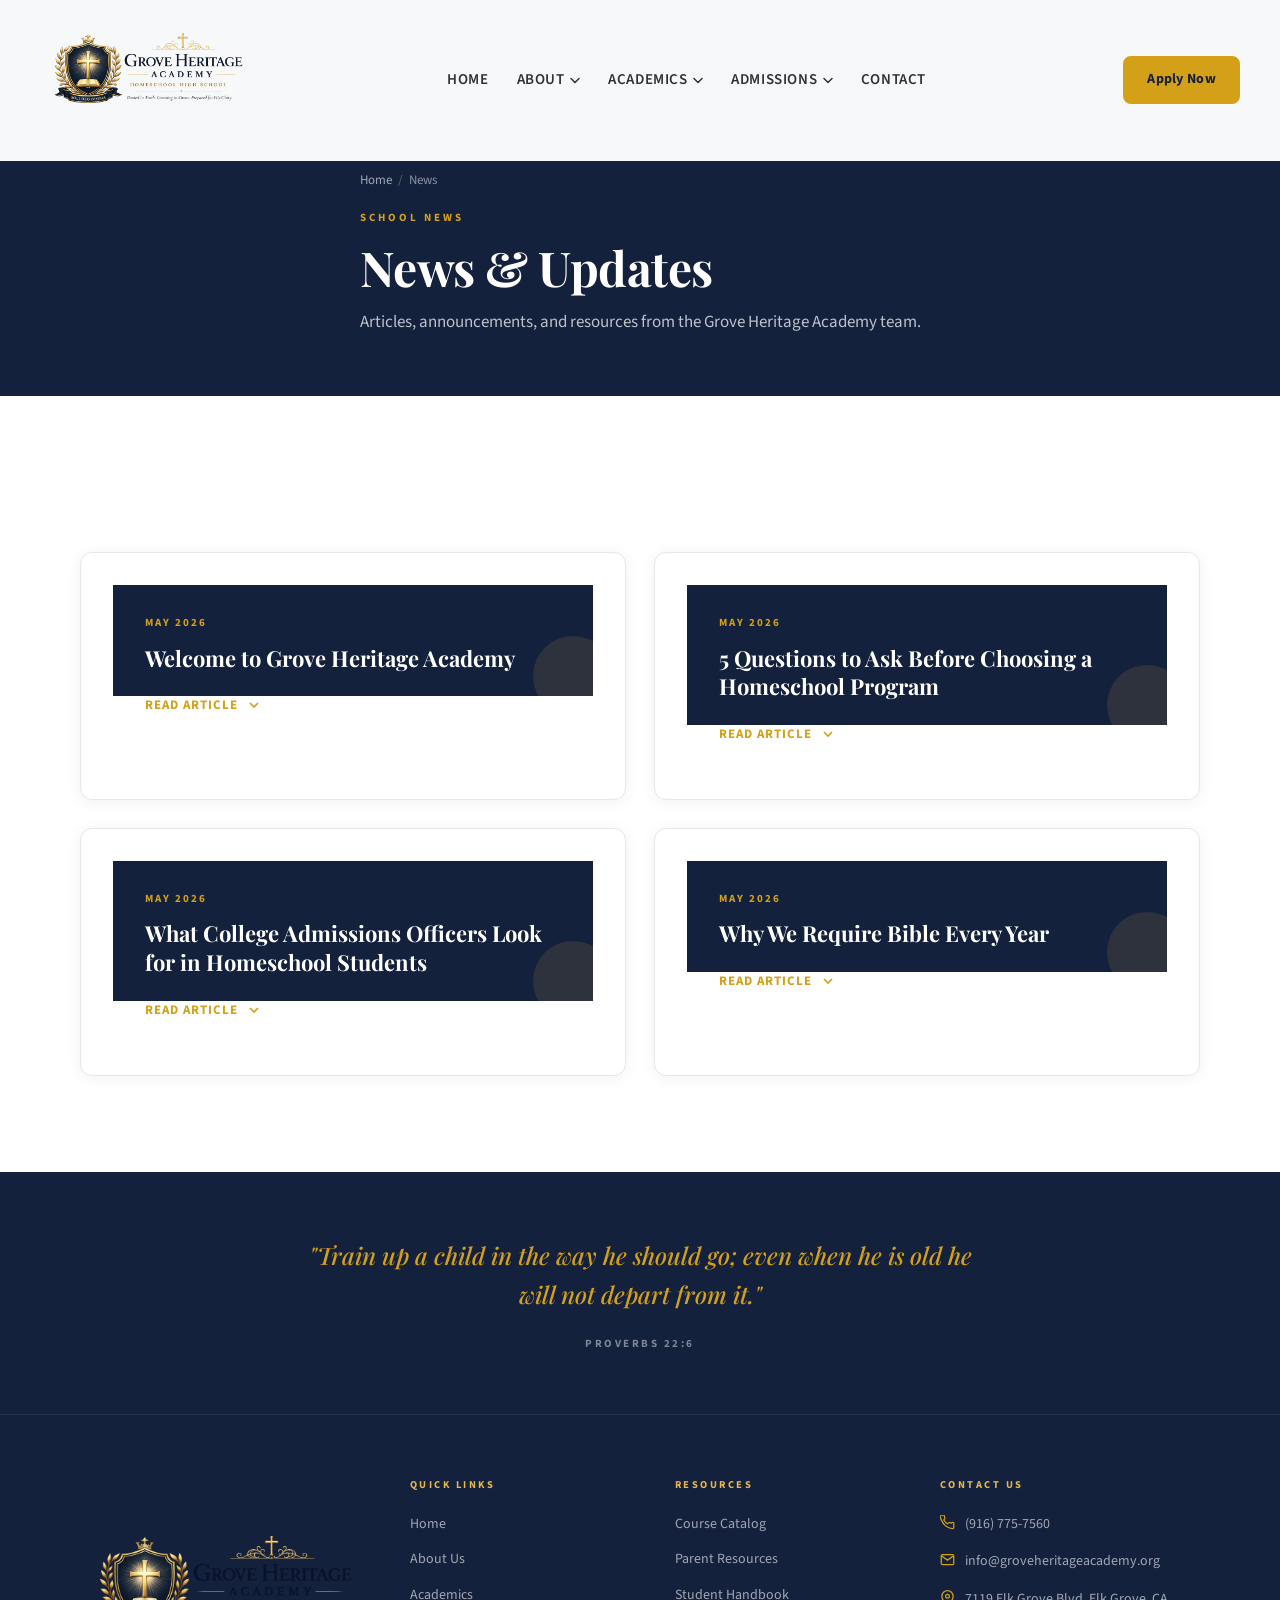
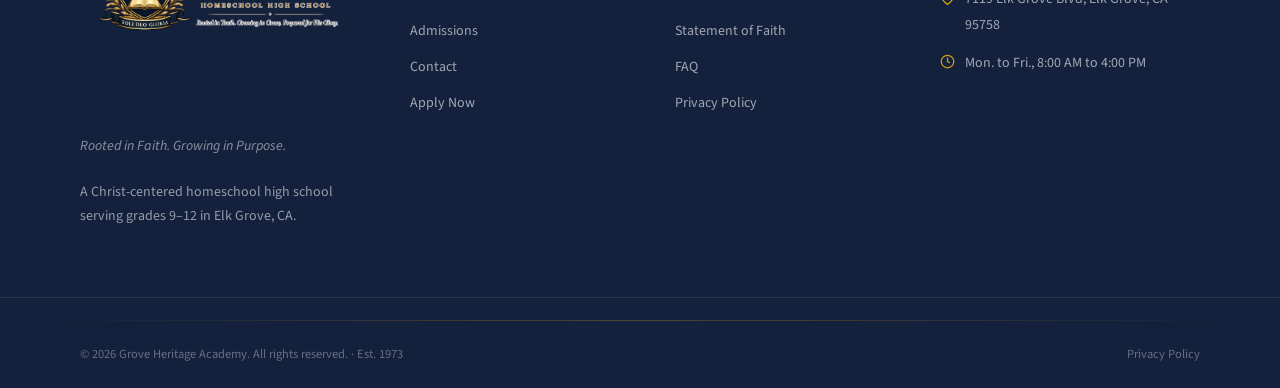
<file: news.html>
<!DOCTYPE html>
<html lang="en">
<head>
  <meta charset="UTF-8" />
  <meta name="viewport" content="width=device-width, initial-scale=1.0" />
  <title>News & Updates | Grove Heritage Academy</title>
  <meta name="description" content="News, articles, and updates from Grove Heritage Academy, a Christ-centered homeschool high school program." />
  <link rel="icon" href="favicon.ico" /><link rel="apple-touch-icon" href="apple-touch-icon.png" />
  <link rel="preconnect" href="https://fonts.googleapis.com" /><link rel="preconnect" href="https://fonts.gstatic.com" crossorigin />
  <link href="https://fonts.googleapis.com/css2?family=Playfair+Display:ital,wght@0,400;0,500;0,600;0,700;0,800;1,400;1,500;1,600&family=Source+Sans+3:wght@300;400;500;600;700&display=swap" rel="stylesheet" />
  <link rel="stylesheet" href="styles.css" />
  <style>
    .news-grid { display:grid; grid-template-columns:1fr 1fr; gap:28px; margin-top:60px; }
    .news-card { background:var(--white); border:1px solid var(--border); border-radius:var(--radius); overflow:hidden; box-shadow:var(--shadow); transition:var(--transition); }
    .news-card:hover { transform:translateY(-4px); box-shadow:var(--shadow-md); }
    .news-card-top { background:linear-gradient(135deg,var(--navy) 0%,var(--navy-dark) 100%); padding:28px 32px 24px; position:relative; overflow:hidden; }
    .news-card-top::after { content:''; position:absolute; bottom:-20px; right:-20px; width:80px; height:80px; border-radius:50%; background:rgba(184,148,62,0.15); }
    .news-date { font-size:11px; font-weight:700; letter-spacing:2px; text-transform:uppercase; color:var(--gold); margin-bottom:10px; display:block; }
    .news-title { font-family:var(--font-serif); font-size:clamp(18px,2vw,22px); font-weight:700; color:var(--white); line-height:1.3; }
    .news-card-body { padding:0; max-height:0; overflow:hidden; transition:max-height 0.45s var(--ease); }
    .news-card-body-inner { padding:24px 32px 28px; }
    .news-card-body-inner p { font-size:15.5px; color:var(--gray); line-height:1.85; }
    .news-card-footer { padding:0 32px 24px; display:flex; align-items:center; }
    .news-read-btn { display:flex; align-items:center; gap:8px; font-size:13px; font-weight:700; letter-spacing:1px; text-transform:uppercase; color:var(--gold); cursor:pointer; background:none; border:none; padding:0; transition:var(--transition); font-family:var(--font-sans); }
    .news-read-btn svg { width:16px; height:16px; transition:transform 0.25s; }
    .news-card.open .news-read-btn svg { transform:rotate(180deg); }
    .news-read-btn:hover { color:var(--crimson-dark); }
    @media(max-width:768px) { .news-grid { grid-template-columns:1fr; } }
  </style>
  <meta property="og:image" content="social-share.png" />
</head>
<body>

<nav class="navbar" id="navbar" role="navigation" aria-label="Main navigation">
  <div class="container navbar-inner">
    <a href="index.html" class="nav-logo" aria-label="Grove Heritage Academy home">
      <img src="Logo.PNG" alt="Grove Heritage Academy" class="nav-logo-img" />
    </a>
    <ul class="nav-links" role="list">
      <li><a href="index.html">Home</a></li>
      <li class="has-dropdown"><a href="about.html">About <svg class="nav-chevron" viewBox="0 0 10 6" fill="none"><path d="M1 1l4 4 4-4" stroke="currentColor" stroke-width="1.5" stroke-linecap="round" stroke-linejoin="round"/></svg></a>
        <ul class="nav-dropdown">
          <li><a href="about.html">Our Story</a></li>
          <li><a href="team.html">Our Team</a></li>
          <li><a href="about.html#student-life">Student Life</a></li>
          <li><a href="about.html#statement-of-faith">Statement of Faith</a></li>
        </ul>
      </li>
      <li class="has-dropdown"><a href="academics.html">Academics <svg class="nav-chevron" viewBox="0 0 10 6" fill="none"><path d="M1 1l4 4 4-4" stroke="currentColor" stroke-width="1.5" stroke-linecap="round" stroke-linejoin="round"/></svg></a>
        <ul class="nav-dropdown">
          <li><a href="academics.html">Overview</a></li>
          <li><a href="courses.html">Course Catalog</a></li>
          <li><a href="academics.html#diplomas">Graduation Requirements</a></li>
          <li><a href="howitworks.html">How It Works</a></li>
        </ul>
      </li>
      <li class="has-dropdown"><a href="admissions.html">Admissions <svg class="nav-chevron" viewBox="0 0 10 6" fill="none"><path d="M1 1l4 4 4-4" stroke="currentColor" stroke-width="1.5" stroke-linecap="round" stroke-linejoin="round"/></svg></a>
        <ul class="nav-dropdown">
          <li><a href="admissions.html">How to Apply</a></li>
          <li><a href="admissions.html#tuition">Tuition &amp; Fees</a></li>
        </ul>
      </li>
      <li><a href="contact.html">Contact</a></li>
    </ul>
    <div class="nav-actions">
      <a href="apply.html" class="btn btn-primary btn-sm nav-apply-btn">Apply Now</a>
    </div>
    <button class="hamburger" id="hamburger" aria-label="Toggle menu" aria-expanded="false"><span></span><span></span><span></span></button>
  </div>
</nav>
<div class="mobile-menu" id="mobile-menu" role="dialog" aria-label="Navigation menu">
  <nav>
    <a href="index.html">Home</a>
    <a href="about.html">About</a>
    <a href="academics.html">Academics</a>
    <a href="admissions.html">Admissions</a>
    <a href="courses.html">Courses</a>
    <a href="howitworks.html">How It Works</a>
    <a href="contact.html">Contact</a>
    <a href="apply.html">Apply Now</a>
    <a href="team.html">Our Team</a>
    <a href="resources.html">Resources</a>
    <a href="faq.html">FAQ</a>
    <a href="calendar.html">Calendar</a>
  </nav>
  <div class="mobile-menu-apply">
    <a href="apply.html" class="btn btn-primary">Apply Now</a>
  </div>
  <button class="mobile-close" id="mobile-close" aria-label="Close menu">
    <svg viewBox="0 0 24 24" fill="none" stroke="currentColor" stroke-width="2.5"><line x1="18" y1="6" x2="6" y2="18"/><line x1="6" y1="6" x2="18" y2="18"/></svg>
  </button>
</div>

<section class="page-hero body-offset">
  <div class="page-hero-bg"></div>
  <div class="page-hero-overlay"></div>
  <div class="container page-hero-content">
    <nav class="page-breadcrumb" aria-label="Breadcrumb"><a href="index.html">Home</a><span class="sep">/</span><span>News</span></nav>
    <p class="page-hero-label">School News</p>
    <h1 class="page-hero-title">News &amp; Updates</h1>
    <p class="page-hero-sub">Articles, announcements, and resources from the Grove Heritage Academy team.</p>
  </div>
  <div class="page-hero-accent"></div>
</section>

<section class="section bg-white">
  <div class="container">
    <div class="news-grid">

      <div class="news-card fade-up">
        <div class="news-card-top">
          <span class="news-date">May 2026</span>
          <div class="news-title">Welcome to Grove Heritage Academy</div>
        </div>
        <div class="news-card-footer">
          <button class="news-read-btn" aria-expanded="false">Read Article <svg viewBox="0 0 24 24" fill="none" stroke="currentColor" stroke-width="2.5"><polyline points="6 9 12 15 18 9"/></svg></button>
        </div>
        <div class="news-card-body"><div class="news-card-body-inner"><p>For over fifty years, Grove Heritage Academy has served families who want something more for their children. Our program fills a real need for a homeschool high school that doesn't compromise on academics or faith.</p><p style="margin-top:14px">We're not trying to be the biggest school out there. We're focused on being the best fit for families who want a Christ-centered education with real accountability and support. If that sounds like what you've been looking for, we'd love to hear from you.</p></div></div>
      </div>

      <div class="news-card fade-up">
        <div class="news-card-top">
          <span class="news-date">May 2026</span>
          <div class="news-title">5 Questions to Ask Before Choosing a Homeschool Program</div>
        </div>
        <div class="news-card-footer">
          <button class="news-read-btn" aria-expanded="false">Read Article <svg viewBox="0 0 24 24" fill="none" stroke="currentColor" stroke-width="2.5"><polyline points="6 9 12 15 18 9"/></svg></button>
        </div>
        <div class="news-card-body"><div class="news-card-body-inner"><p>Choosing the right homeschool program is one of the most important decisions you'll make for your student's education. Here are five questions every parent should ask:</p><p style="margin-top:12px"><strong>1. Is the program accredited, or does it operate under state homeschool laws?</strong> Both can be legitimate. Just make sure you understand the difference.</p><p style="margin-top:10px"><strong>2. Who is teaching your student?</strong> Look for programs with qualified instructors who are accessible and responsive.</p><p style="margin-top:10px"><strong>3. How are transcripts handled?</strong> If your student plans to attend college, they'll need official transcripts. Make sure the program provides them.</p><p style="margin-top:10px"><strong>4. What accountability exists?</strong> The best programs don't just hand you curriculum and walk away. Look for progress tracking, regular check-ins, and academic advising.</p><p style="margin-top:10px"><strong>5. Does the program align with your family's values?</strong> For Christian families, this means more than just offering a Bible class. It means integrating faith throughout every subject.</p></div></div>
      </div>

      <div class="news-card fade-up">
        <div class="news-card-top">
          <span class="news-date">May 2026</span>
          <div class="news-title">What College Admissions Officers Look for in Homeschool Students</div>
        </div>
        <div class="news-card-footer">
          <button class="news-read-btn" aria-expanded="false">Read Article <svg viewBox="0 0 24 24" fill="none" stroke="currentColor" stroke-width="2.5"><polyline points="6 9 12 15 18 9"/></svg></button>
        </div>
        <div class="news-card-body"><div class="news-card-body-inner"><p>If your student plans to attend college, here's what admissions offices want to see from homeschool applicants:</p><ul style="margin-top:12px;padding-left:0;display:flex;flex-direction:column;gap:8px"><li style="padding-left:18px;position:relative;color:var(--gray);font-size:15.5px;line-height:1.75"><span style="position:absolute;left:0;color:var(--gold);font-weight:700">&bull;</span>A well-formatted transcript with course titles, grades, and GPA</li><li style="padding-left:18px;position:relative;color:var(--gray);font-size:15.5px;line-height:1.75"><span style="position:absolute;left:0;color:var(--gold);font-weight:700">&bull;</span>Standardized test scores (SAT or ACT)</li><li style="padding-left:18px;position:relative;color:var(--gray);font-size:15.5px;line-height:1.75"><span style="position:absolute;left:0;color:var(--gold);font-weight:700">&bull;</span>A detailed course description document showing what each class covered</li><li style="padding-left:18px;position:relative;color:var(--gray);font-size:15.5px;line-height:1.75"><span style="position:absolute;left:0;color:var(--gold);font-weight:700">&bull;</span>Letters of recommendation (from teachers, pastors, mentors, or employers)</li><li style="padding-left:18px;position:relative;color:var(--gray);font-size:15.5px;line-height:1.75"><span style="position:absolute;left:0;color:var(--gold);font-weight:700">&bull;</span>Extracurricular activities and community involvement</li><li style="padding-left:18px;position:relative;color:var(--gray);font-size:15.5px;line-height:1.75"><span style="position:absolute;left:0;color:var(--gold);font-weight:700">&bull;</span>A personal essay that reflects genuine thought and self-awareness</li></ul><p style="margin-top:14px">Grove Heritage Academy provides official transcripts and can assist with course descriptions and recommendation letters for our graduates.</p></div></div>
      </div>

      <div class="news-card fade-up">
        <div class="news-card-top">
          <span class="news-date">May 2026</span>
          <div class="news-title">Why We Require Bible Every Year</div>
        </div>
        <div class="news-card-footer">
          <button class="news-read-btn" aria-expanded="false">Read Article <svg viewBox="0 0 24 24" fill="none" stroke="currentColor" stroke-width="2.5"><polyline points="6 9 12 15 18 9"/></svg></button>
        </div>
        <div class="news-card-body"><div class="news-card-body-inner"><p>At Grove Heritage Academy, Bible and Theology is a required course every year of enrollment. Some families ask why. The answer is simple: if we believe that Scripture is the foundation for all truth, then it should be part of every year of a student's education, not just an elective they take once.</p><p style="margin-top:14px">Our Bible courses aren't Sunday School. They're academically rigorous studies of the Old and New Testaments, Christian worldview, and apologetics. Students learn not just what the Bible says, but how to apply it to the questions and challenges they'll face in college and beyond.</p></div></div>
      </div>

    </div>
  </div>
</section>

<footer class="footer" role="contentinfo">
  <div class="footer-scripture-top">
    <blockquote>"Train up a child in the way he should go; even when he is old he will not depart from it."</blockquote>
    <cite>Proverbs 22:6</cite>
  </div>
  <div class="footer-main">
    <div class="container footer-grid">
      <div>
        <div class="footer-logo">
          <img src="Logo.PNG" alt="Grove Heritage Academy" class="footer-logo-img" />
        </div>
        <p class="footer-tagline">Rooted in Faith. Growing in Purpose.</p>
        <p class="footer-mission">A Christ-centered homeschool high school serving grades 9–12 in Elk Grove, CA.</p>
      </div>
      <div>
        <h4 class="footer-heading">Quick Links</h4>
        <ul class="footer-links">
          <li><a href="index.html">Home</a></li>
          <li><a href="about.html">About Us</a></li>
          <li><a href="academics.html">Academics</a></li>
          <li><a href="admissions.html">Admissions</a></li>
          <li><a href="contact.html">Contact</a></li>
          <li><a href="apply.html">Apply Now</a></li>
        </ul>
      </div>
      <div>
        <h4 class="footer-heading">Resources</h4>
        <ul class="footer-links">
          <li><a href="courses.html">Course Catalog</a></li>
          <li><a href="resources.html">Parent Resources</a></li>
          <li><a href="handbook.html">Student Handbook</a></li>
          <li><a href="about.html#statement-of-faith">Statement of Faith</a></li>
          <li><a href="faq.html">FAQ</a></li>
          <li><a href="privacy.html">Privacy Policy</a></li>
        </ul>
      </div>
      <div>
        <h4 class="footer-heading">Contact Us</h4>
        <div class="footer-contact">
          <div class="footer-contact-item">
            <svg viewBox="0 0 24 24" fill="none" stroke="currentColor" stroke-width="2" aria-hidden="true"><path d="M22 16.92v3a2 2 0 01-2.18 2 19.79 19.79 0 01-8.63-3.07A19.5 19.5 0 013.07 9.76a19.79 19.79 0 01-3.07-8.68A2 2 0 012 0h3a2 2 0 012 1.72 12.84 12.84 0 00.7 2.81 2 2 0 01-.45 2.11L6.09 7.91a16 16 0 006 6l1.27-1.27a2 2 0 012.11-.45 12.84 12.84 0 002.81.7A2 2 0 0122 14.92z"/></svg>
            <span><a href="tel:+19167757560">(916) 775-7560</a></span>
          </div>
          <div class="footer-contact-item">
            <svg viewBox="0 0 24 24" fill="none" stroke="currentColor" stroke-width="2" aria-hidden="true"><path d="M4 4h16c1.1 0 2 .9 2 2v12c0 1.1-.9 2-2 2H4c-1.1 0-2-.9-2-2V6c0-1.1.9-2 2-2z"/><polyline points="22,6 12,13 2,6"/></svg>
            <span><a href="mailto:info@groveheritageacademy.org">info@groveheritageacademy.org</a></span>
          </div>
          <div class="footer-contact-item">
            <svg viewBox="0 0 24 24" fill="none" stroke="currentColor" stroke-width="2" aria-hidden="true"><path d="M21 10c0 7-9 13-9 13s-9-6-9-13a9 9 0 0118 0z"/><circle cx="12" cy="10" r="3"/></svg>
            <span><a href="https://www.google.com/maps/dir/?api=1&destination=7119+Elk+Grove+Blvd+Elk+Grove+CA+95758" target="_blank" rel="noopener">7119 Elk Grove Blvd, Elk Grove, CA 95758</a></span>
          </div>
          <div class="footer-contact-item">
            <svg viewBox="0 0 24 24" fill="none" stroke="currentColor" stroke-width="2" aria-hidden="true"><circle cx="12" cy="12" r="10"/><polyline points="12 6 12 12 16 14"/></svg>
            <span>Mon. to Fri., 8:00 AM to 4:00 PM</span>
          </div>
        </div>
      </div>
    </div>
  </div>
  <div class="footer-bottom">
    <div class="footer-gold-line container"></div>
    <div class="footer-bottom-inner">
      <span>© 2026 Grove Heritage Academy. All rights reserved. · Est. 1973</span>
      <div class="footer-bottom-links"><a href="privacy.html">Privacy Policy</a></div>
    </div>
  </div>
</footer>
<script src="script.js"></script>
<script>
(function(){
  document.querySelectorAll('.news-read-btn').forEach(function(btn){
    btn.addEventListener('click',function(){
      var card = this.closest('.news-card');
      var body = card.querySelector('.news-card-body');
      var isOpen = card.classList.contains('open');
      if(isOpen){
        card.classList.remove('open');
        body.style.maxHeight='0';
        this.setAttribute('aria-expanded','false');
        this.querySelector('span') && (this.querySelector('span').textContent = 'Read Article');
      } else {
        card.classList.add('open');
        body.style.maxHeight = body.scrollHeight + 'px';
        this.setAttribute('aria-expanded','true');
      }
    });
  });
})();
</script>
</body>
</html>
</file>
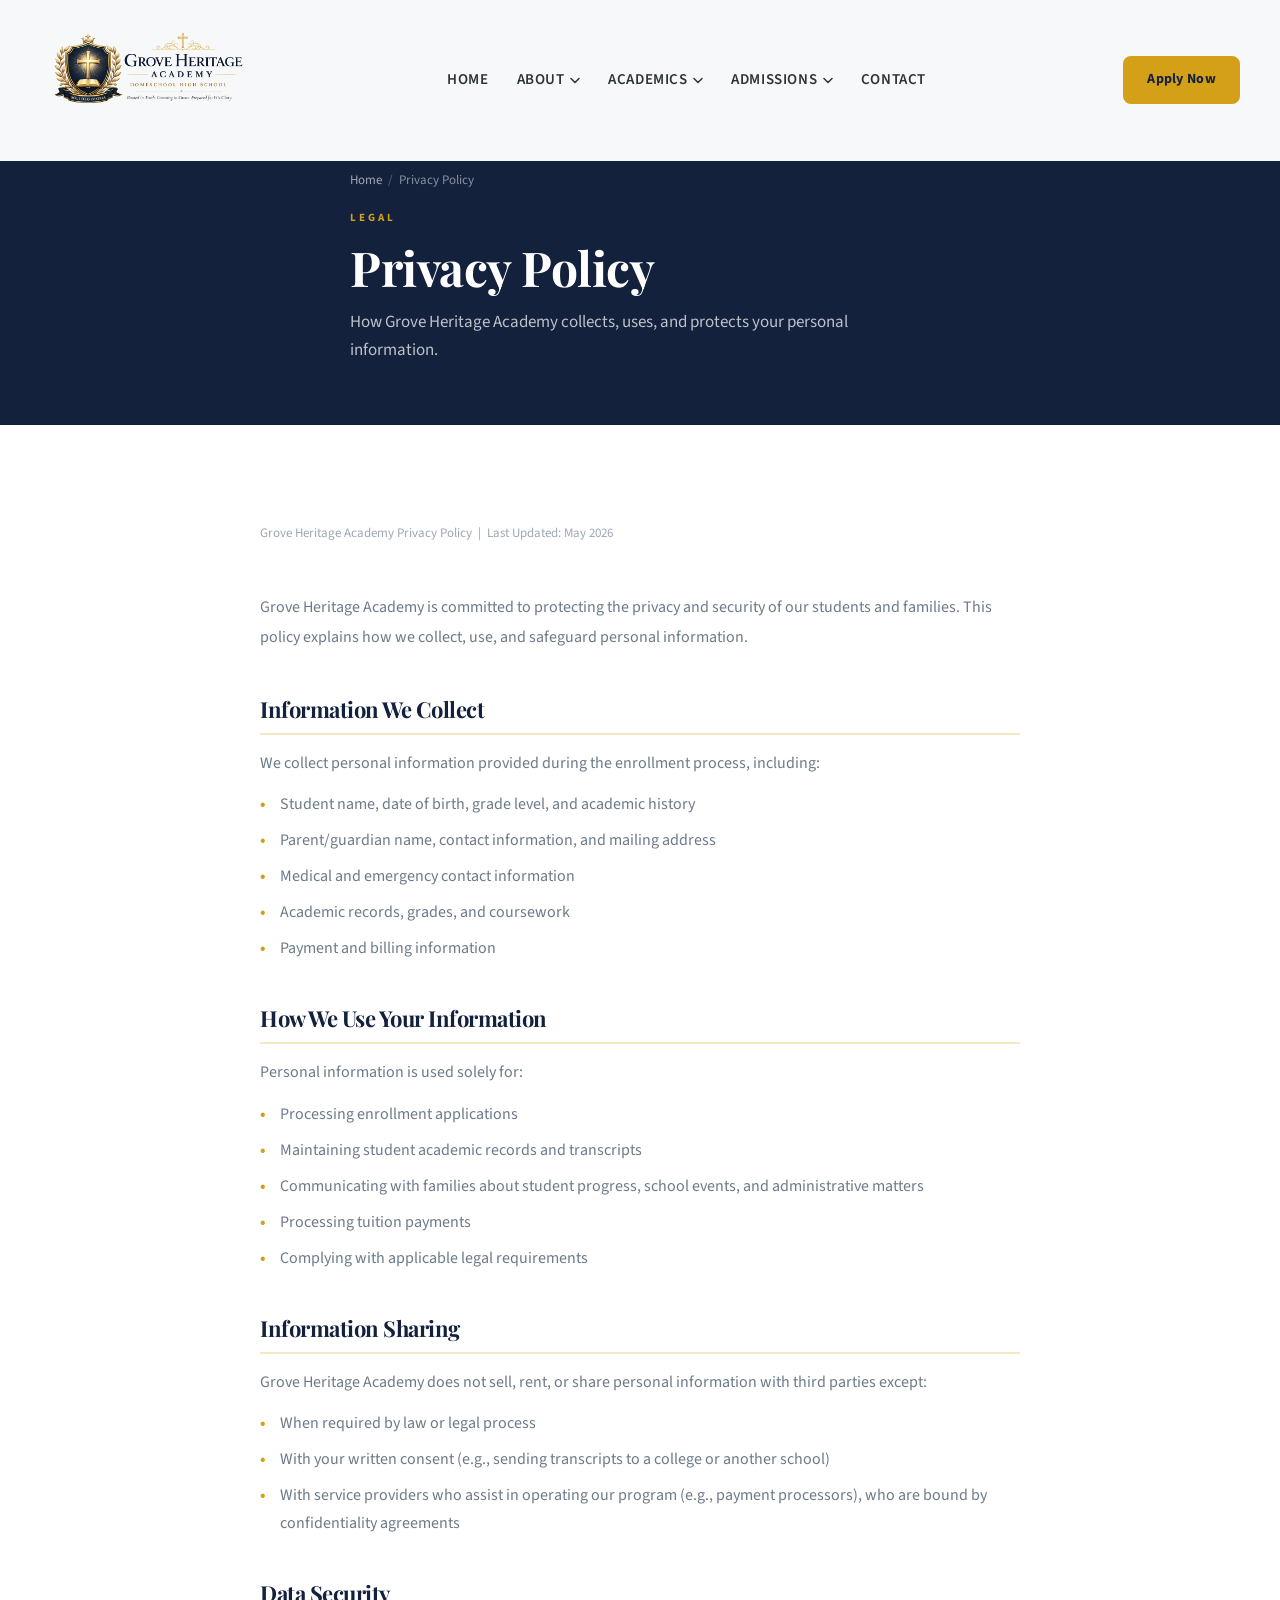
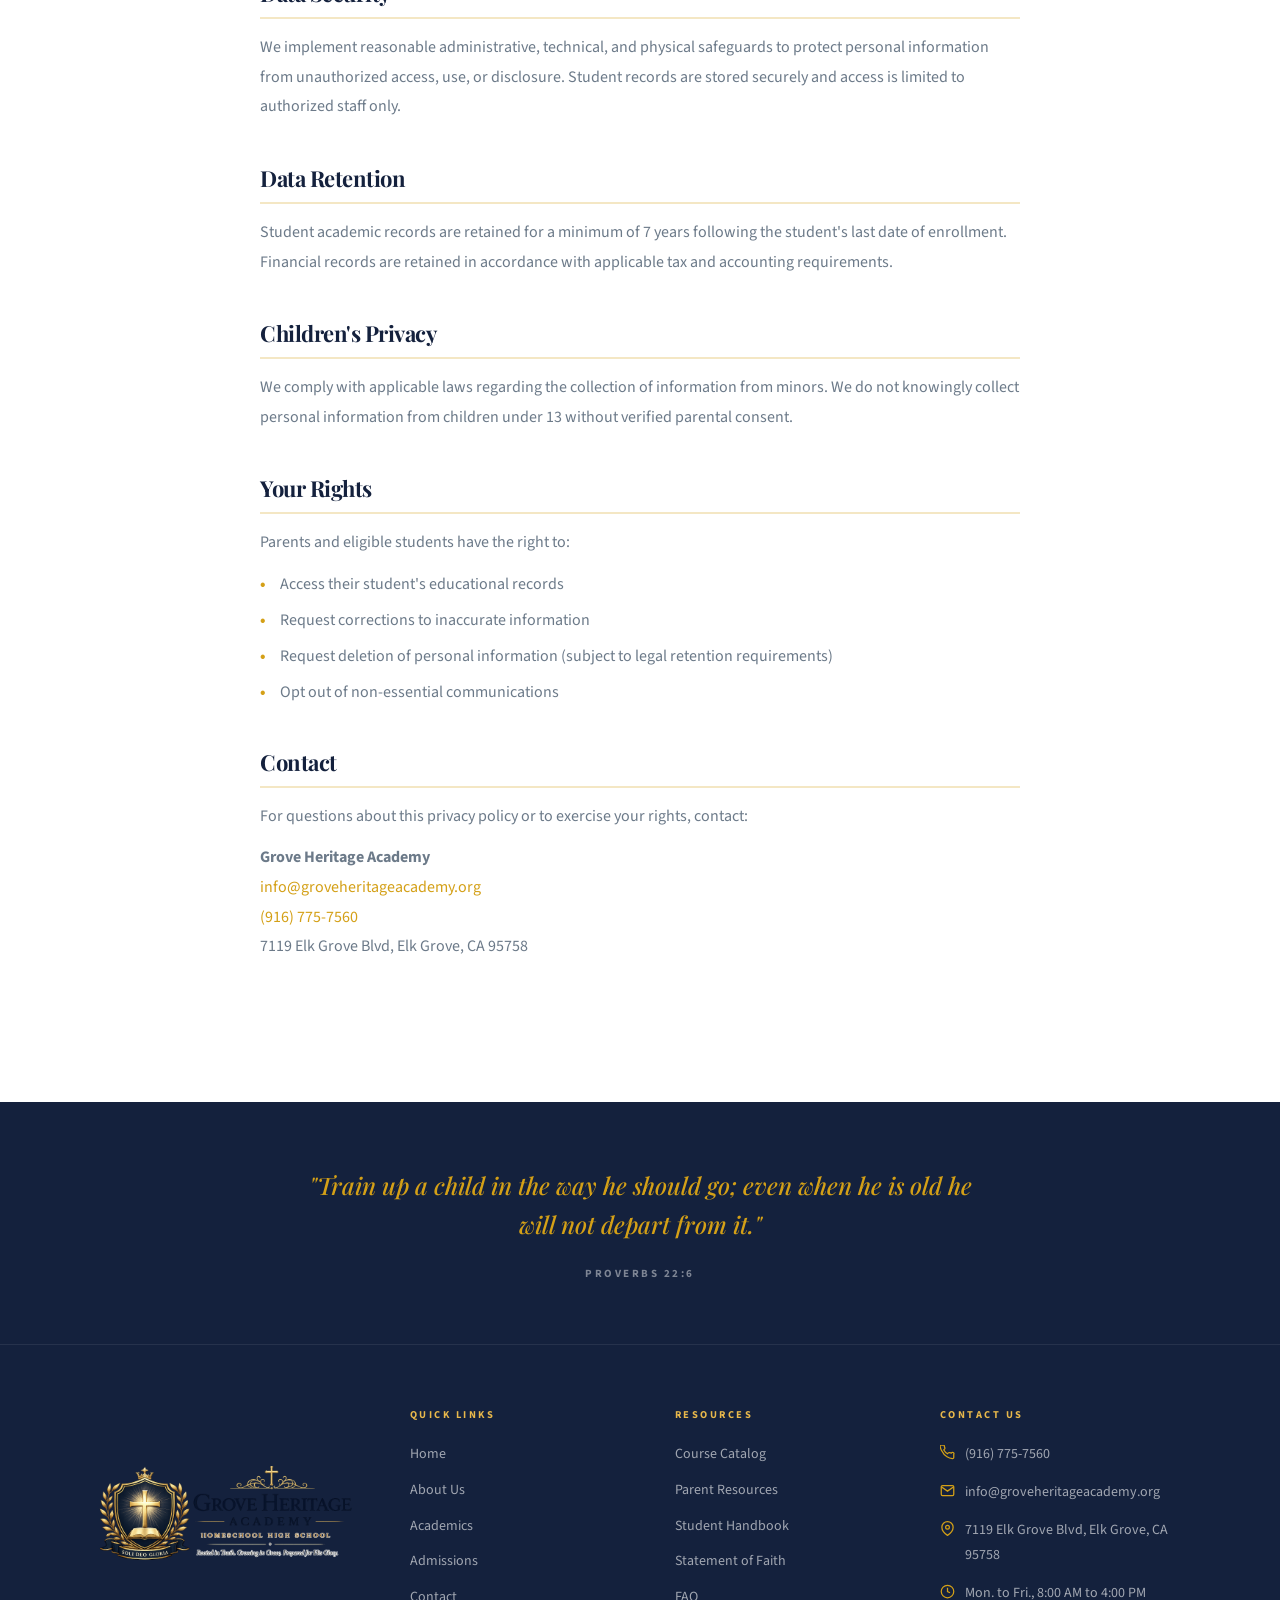
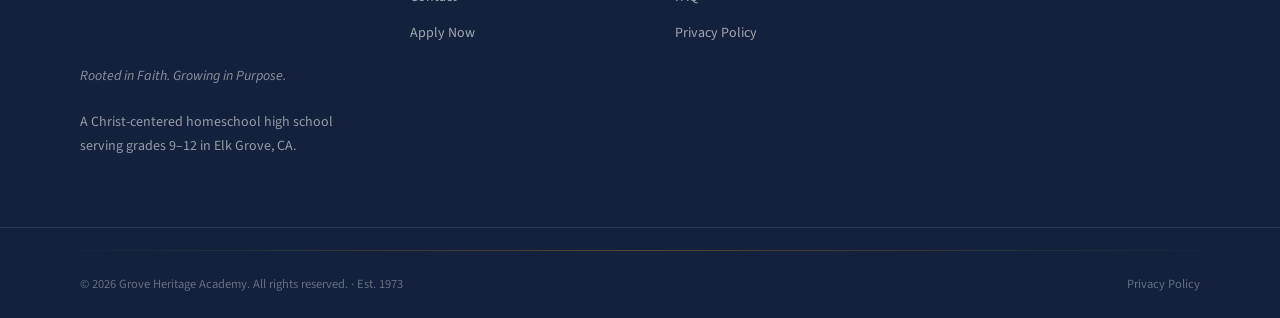
<file: privacy.html>
<!DOCTYPE html>
<html lang="en">
<head>
  <meta charset="UTF-8" />
  <meta name="viewport" content="width=device-width, initial-scale=1.0" />
  <title>Privacy Policy | Grove Heritage Academy</title>
  <meta name="description" content="Grove Heritage Academy Privacy Policy: how we collect, use, and protect personal information for our students and families." />
  <link rel="icon" href="favicon.ico" /><link rel="apple-touch-icon" href="apple-touch-icon.png" />
  <link rel="preconnect" href="https://fonts.googleapis.com" /><link rel="preconnect" href="https://fonts.gstatic.com" crossorigin />
  <link href="https://fonts.googleapis.com/css2?family=Playfair+Display:ital,wght@0,400;0,500;0,600;0,700;0,800;1,400;1,500;1,600&family=Source+Sans+3:wght@300;400;500;600;700&display=swap" rel="stylesheet" />
  <link rel="stylesheet" href="styles.css" />
  <style>
    .priv-wrap { max-width:760px; margin:0 auto; }
    .priv-section { margin-bottom:44px; }
    .priv-section h3 { font-family:var(--font-serif); font-size:clamp(18px,2vw,22px); font-weight:700; color:var(--navy); margin-bottom:14px; padding-bottom:10px; border-bottom:2px solid var(--border-gold); }
    .priv-section p { font-size:16px; color:var(--gray); line-height:1.85; margin-bottom:12px; }
    .priv-section ul { display:flex; flex-direction:column; gap:8px; margin-top:10px; }
    .priv-section ul li { font-size:16px; color:var(--gray); padding-left:20px; position:relative; line-height:1.75; }
    .priv-section ul li::before { content:'•'; position:absolute; left:0; color:var(--gold); font-weight:700; }
    .priv-meta { font-size:13px; color:var(--gray-light); margin-bottom:48px; }
  </style>
  <meta property="og:image" content="social-share.png" />
</head>
<body>

<nav class="navbar" id="navbar" role="navigation" aria-label="Main navigation">
  <div class="container navbar-inner">
    <a href="index.html" class="nav-logo" aria-label="Grove Heritage Academy home">
      <img src="Logo.PNG" alt="Grove Heritage Academy" class="nav-logo-img" />
    </a>
    <ul class="nav-links" role="list">
      <li><a href="index.html">Home</a></li>
      <li class="has-dropdown"><a href="about.html">About <svg class="nav-chevron" viewBox="0 0 10 6" fill="none"><path d="M1 1l4 4 4-4" stroke="currentColor" stroke-width="1.5" stroke-linecap="round" stroke-linejoin="round"/></svg></a>
        <ul class="nav-dropdown">
          <li><a href="about.html">Our Story</a></li>
          <li><a href="team.html">Our Team</a></li>
          <li><a href="about.html#student-life">Student Life</a></li>
          <li><a href="about.html#statement-of-faith">Statement of Faith</a></li>
        </ul>
      </li>
      <li class="has-dropdown"><a href="academics.html">Academics <svg class="nav-chevron" viewBox="0 0 10 6" fill="none"><path d="M1 1l4 4 4-4" stroke="currentColor" stroke-width="1.5" stroke-linecap="round" stroke-linejoin="round"/></svg></a>
        <ul class="nav-dropdown">
          <li><a href="academics.html">Overview</a></li>
          <li><a href="courses.html">Course Catalog</a></li>
          <li><a href="academics.html#diplomas">Graduation Requirements</a></li>
          <li><a href="howitworks.html">How It Works</a></li>
        </ul>
      </li>
      <li class="has-dropdown"><a href="admissions.html">Admissions <svg class="nav-chevron" viewBox="0 0 10 6" fill="none"><path d="M1 1l4 4 4-4" stroke="currentColor" stroke-width="1.5" stroke-linecap="round" stroke-linejoin="round"/></svg></a>
        <ul class="nav-dropdown">
          <li><a href="admissions.html">How to Apply</a></li>
          <li><a href="admissions.html#tuition">Tuition &amp; Fees</a></li>
        </ul>
      </li>
      <li><a href="contact.html">Contact</a></li>
    </ul>
    <div class="nav-actions">
      <a href="apply.html" class="btn btn-primary btn-sm nav-apply-btn">Apply Now</a>
    </div>
    <button class="hamburger" id="hamburger" aria-label="Toggle menu" aria-expanded="false"><span></span><span></span><span></span></button>
  </div>
</nav>
<div class="mobile-menu" id="mobile-menu" role="dialog" aria-label="Navigation menu">
  <nav>
    <a href="index.html">Home</a>
    <a href="about.html">About</a>
    <a href="academics.html">Academics</a>
    <a href="admissions.html">Admissions</a>
    <a href="courses.html">Courses</a>
    <a href="howitworks.html">How It Works</a>
    <a href="contact.html">Contact</a>
    <a href="apply.html">Apply Now</a>
    <a href="team.html">Our Team</a>
    <a href="resources.html">Resources</a>
    <a href="faq.html">FAQ</a>
    <a href="calendar.html">Calendar</a>
  </nav>
  <div class="mobile-menu-apply">
    <a href="apply.html" class="btn btn-primary">Apply Now</a>
  </div>
  <button class="mobile-close" id="mobile-close" aria-label="Close menu">
    <svg viewBox="0 0 24 24" fill="none" stroke="currentColor" stroke-width="2.5"><line x1="18" y1="6" x2="6" y2="18"/><line x1="6" y1="6" x2="18" y2="18"/></svg>
  </button>
</div>

<section class="page-hero body-offset">
  <div class="page-hero-bg"></div>
  <div class="page-hero-overlay"></div>
  <div class="container page-hero-content">
    <nav class="page-breadcrumb" aria-label="Breadcrumb"><a href="index.html">Home</a><span class="sep">/</span><span>Privacy Policy</span></nav>
    <p class="page-hero-label">Legal</p>
    <h1 class="page-hero-title">Privacy Policy</h1>
    <p class="page-hero-sub">How Grove Heritage Academy collects, uses, and protects your personal information.</p>
  </div>
  <div class="page-hero-accent"></div>
</section>

<section class="section bg-white">
  <div class="container">
    <div class="priv-wrap fade-up">
      <p class="priv-meta">Grove Heritage Academy Privacy Policy &nbsp;|&nbsp; Last Updated: May 2026</p>

      <div class="priv-section">
        <p>Grove Heritage Academy is committed to protecting the privacy and security of our students and families. This policy explains how we collect, use, and safeguard personal information.</p>
      </div>

      <div class="priv-section">
        <h3>Information We Collect</h3>
        <p>We collect personal information provided during the enrollment process, including:</p>
        <ul>
          <li>Student name, date of birth, grade level, and academic history</li>
          <li>Parent/guardian name, contact information, and mailing address</li>
          <li>Medical and emergency contact information</li>
          <li>Academic records, grades, and coursework</li>
          <li>Payment and billing information</li>
        </ul>
      </div>

      <div class="priv-section">
        <h3>How We Use Your Information</h3>
        <p>Personal information is used solely for:</p>
        <ul>
          <li>Processing enrollment applications</li>
          <li>Maintaining student academic records and transcripts</li>
          <li>Communicating with families about student progress, school events, and administrative matters</li>
          <li>Processing tuition payments</li>
          <li>Complying with applicable legal requirements</li>
        </ul>
      </div>

      <div class="priv-section">
        <h3>Information Sharing</h3>
        <p>Grove Heritage Academy does not sell, rent, or share personal information with third parties except:</p>
        <ul>
          <li>When required by law or legal process</li>
          <li>With your written consent (e.g., sending transcripts to a college or another school)</li>
          <li>With service providers who assist in operating our program (e.g., payment processors), who are bound by confidentiality agreements</li>
        </ul>
      </div>

      <div class="priv-section">
        <h3>Data Security</h3>
        <p>We implement reasonable administrative, technical, and physical safeguards to protect personal information from unauthorized access, use, or disclosure. Student records are stored securely and access is limited to authorized staff only.</p>
      </div>

      <div class="priv-section">
        <h3>Data Retention</h3>
        <p>Student academic records are retained for a minimum of 7 years following the student's last date of enrollment. Financial records are retained in accordance with applicable tax and accounting requirements.</p>
      </div>

      <div class="priv-section">
        <h3>Children's Privacy</h3>
        <p>We comply with applicable laws regarding the collection of information from minors. We do not knowingly collect personal information from children under 13 without verified parental consent.</p>
      </div>

      <div class="priv-section">
        <h3>Your Rights</h3>
        <p>Parents and eligible students have the right to:</p>
        <ul>
          <li>Access their student's educational records</li>
          <li>Request corrections to inaccurate information</li>
          <li>Request deletion of personal information (subject to legal retention requirements)</li>
          <li>Opt out of non-essential communications</li>
        </ul>
      </div>

      <div class="priv-section">
        <h3>Contact</h3>
        <p>For questions about this privacy policy or to exercise your rights, contact:</p>
        <p><strong>Grove Heritage Academy</strong><br>
        <a href="mailto:info@groveheritageacademy.org" style="color:var(--gold)">info@groveheritageacademy.org</a><br>
        <a href="tel:+19167757560" style="color:var(--gold)">(916) 775-7560</a><br>
        7119 Elk Grove Blvd, Elk Grove, CA 95758</p>
      </div>
    </div>
  </div>
</section>

<footer class="footer" role="contentinfo">
  <div class="footer-scripture-top">
    <blockquote>"Train up a child in the way he should go; even when he is old he will not depart from it."</blockquote>
    <cite>Proverbs 22:6</cite>
  </div>
  <div class="footer-main">
    <div class="container footer-grid">
      <div>
        <div class="footer-logo">
          <img src="Logo.PNG" alt="Grove Heritage Academy" class="footer-logo-img" />
        </div>
        <p class="footer-tagline">Rooted in Faith. Growing in Purpose.</p>
        <p class="footer-mission">A Christ-centered homeschool high school serving grades 9–12 in Elk Grove, CA.</p>
      </div>
      <div>
        <h4 class="footer-heading">Quick Links</h4>
        <ul class="footer-links">
          <li><a href="index.html">Home</a></li>
          <li><a href="about.html">About Us</a></li>
          <li><a href="academics.html">Academics</a></li>
          <li><a href="admissions.html">Admissions</a></li>
          <li><a href="contact.html">Contact</a></li>
          <li><a href="apply.html">Apply Now</a></li>
        </ul>
      </div>
      <div>
        <h4 class="footer-heading">Resources</h4>
        <ul class="footer-links">
          <li><a href="courses.html">Course Catalog</a></li>
          <li><a href="resources.html">Parent Resources</a></li>
          <li><a href="handbook.html">Student Handbook</a></li>
          <li><a href="about.html#statement-of-faith">Statement of Faith</a></li>
          <li><a href="faq.html">FAQ</a></li>
          <li><a href="privacy.html">Privacy Policy</a></li>
        </ul>
      </div>
      <div>
        <h4 class="footer-heading">Contact Us</h4>
        <div class="footer-contact">
          <div class="footer-contact-item">
            <svg viewBox="0 0 24 24" fill="none" stroke="currentColor" stroke-width="2" aria-hidden="true"><path d="M22 16.92v3a2 2 0 01-2.18 2 19.79 19.79 0 01-8.63-3.07A19.5 19.5 0 013.07 9.76a19.79 19.79 0 01-3.07-8.68A2 2 0 012 0h3a2 2 0 012 1.72 12.84 12.84 0 00.7 2.81 2 2 0 01-.45 2.11L6.09 7.91a16 16 0 006 6l1.27-1.27a2 2 0 012.11-.45 12.84 12.84 0 002.81.7A2 2 0 0122 14.92z"/></svg>
            <span><a href="tel:+19167757560">(916) 775-7560</a></span>
          </div>
          <div class="footer-contact-item">
            <svg viewBox="0 0 24 24" fill="none" stroke="currentColor" stroke-width="2" aria-hidden="true"><path d="M4 4h16c1.1 0 2 .9 2 2v12c0 1.1-.9 2-2 2H4c-1.1 0-2-.9-2-2V6c0-1.1.9-2 2-2z"/><polyline points="22,6 12,13 2,6"/></svg>
            <span><a href="mailto:info@groveheritageacademy.org">info@groveheritageacademy.org</a></span>
          </div>
          <div class="footer-contact-item">
            <svg viewBox="0 0 24 24" fill="none" stroke="currentColor" stroke-width="2" aria-hidden="true"><path d="M21 10c0 7-9 13-9 13s-9-6-9-13a9 9 0 0118 0z"/><circle cx="12" cy="10" r="3"/></svg>
            <span><a href="https://www.google.com/maps/dir/?api=1&destination=7119+Elk+Grove+Blvd+Elk+Grove+CA+95758" target="_blank" rel="noopener">7119 Elk Grove Blvd, Elk Grove, CA 95758</a></span>
          </div>
          <div class="footer-contact-item">
            <svg viewBox="0 0 24 24" fill="none" stroke="currentColor" stroke-width="2" aria-hidden="true"><circle cx="12" cy="12" r="10"/><polyline points="12 6 12 12 16 14"/></svg>
            <span>Mon. to Fri., 8:00 AM to 4:00 PM</span>
          </div>
        </div>
      </div>
    </div>
  </div>
  <div class="footer-bottom">
    <div class="footer-gold-line container"></div>
    <div class="footer-bottom-inner">
      <span>© 2026 Grove Heritage Academy. All rights reserved. · Est. 1973</span>
      <div class="footer-bottom-links"><a href="privacy.html">Privacy Policy</a></div>
    </div>
  </div>
</footer>
<script src="script.js"></script>
</body>
</html>
</file>
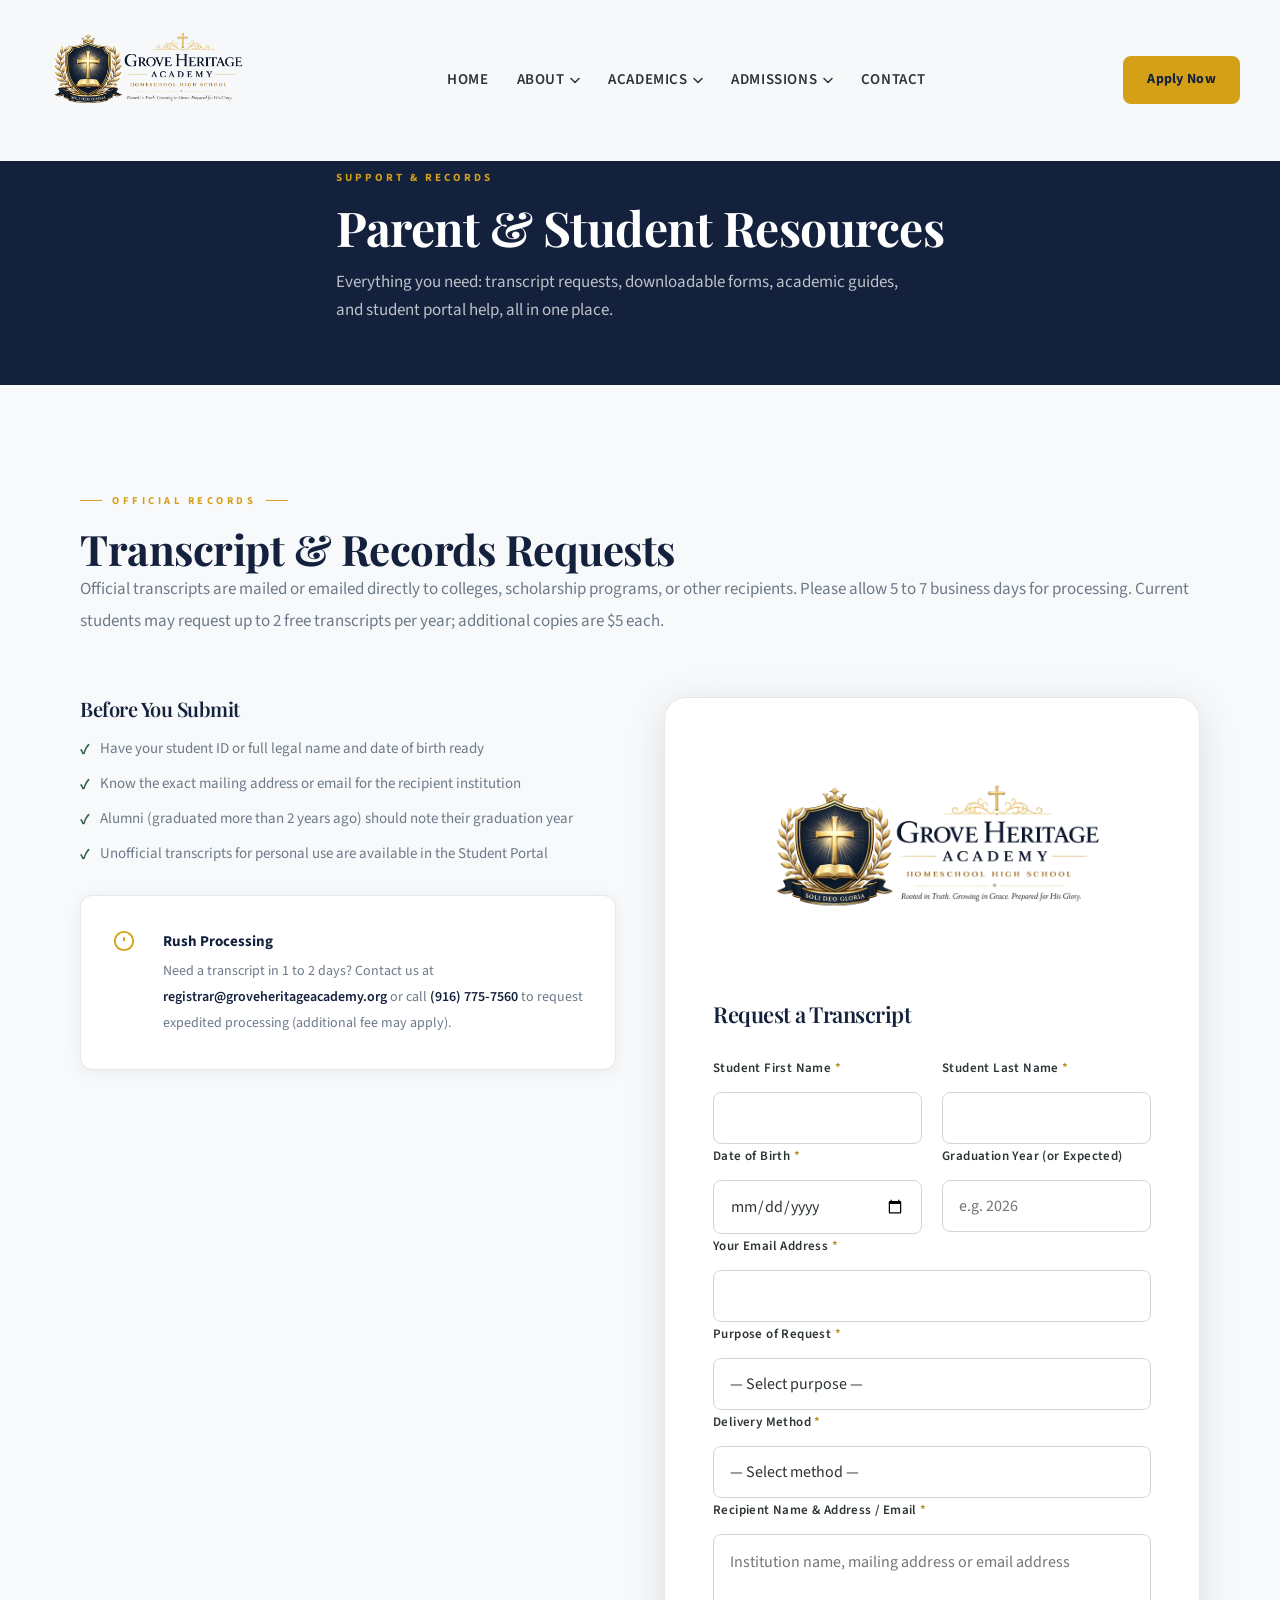
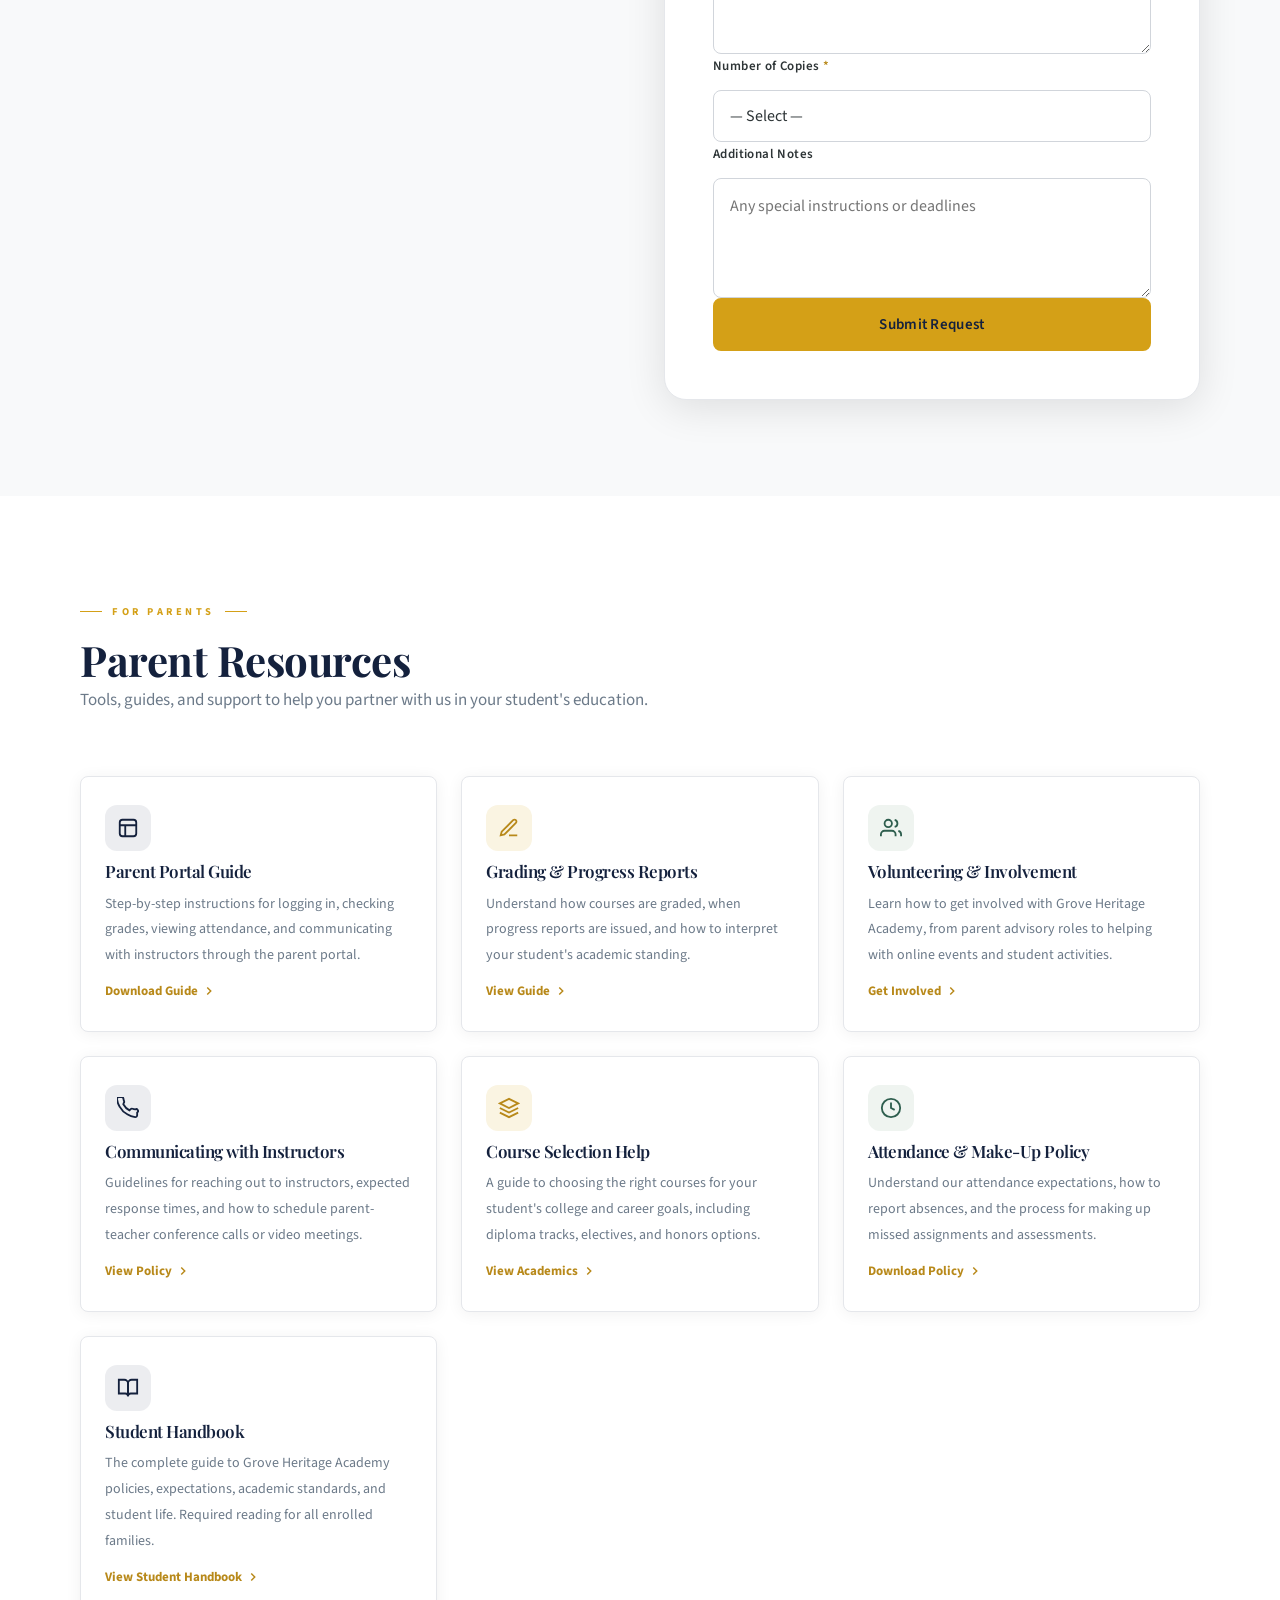
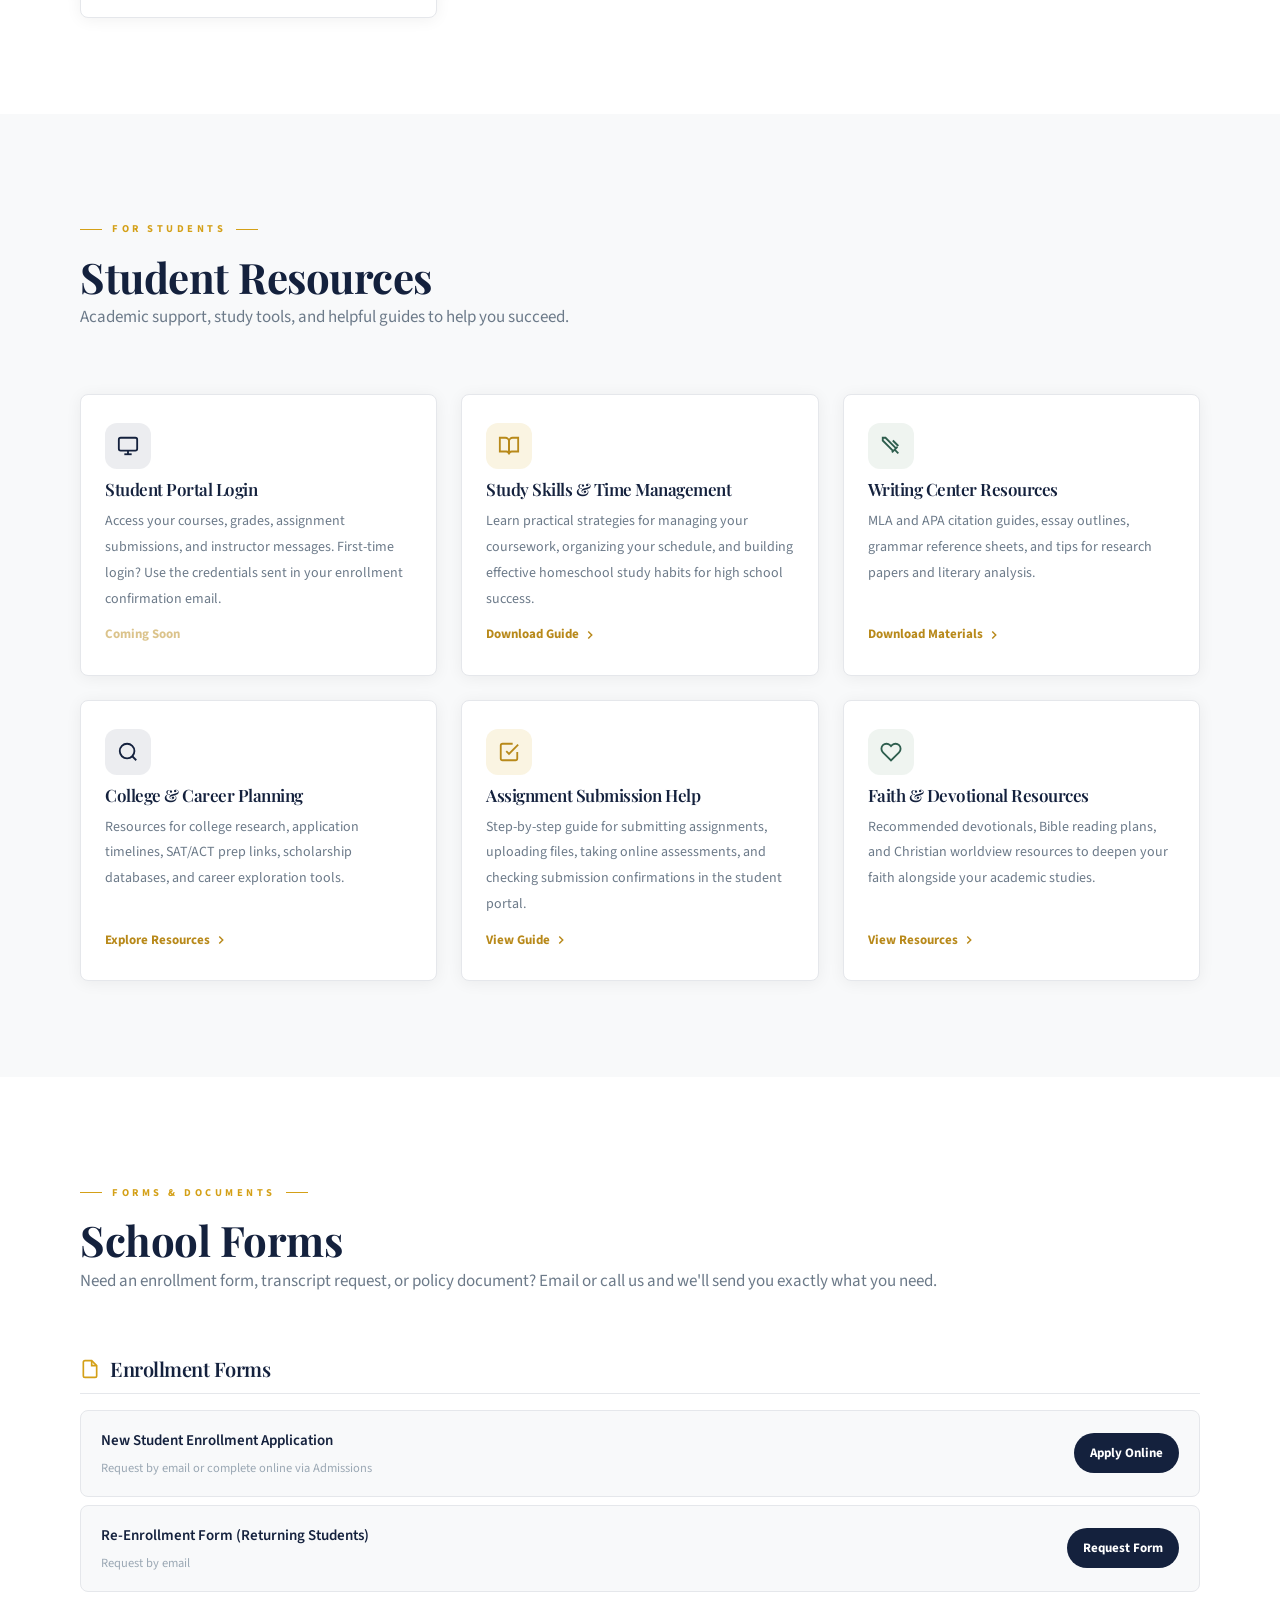
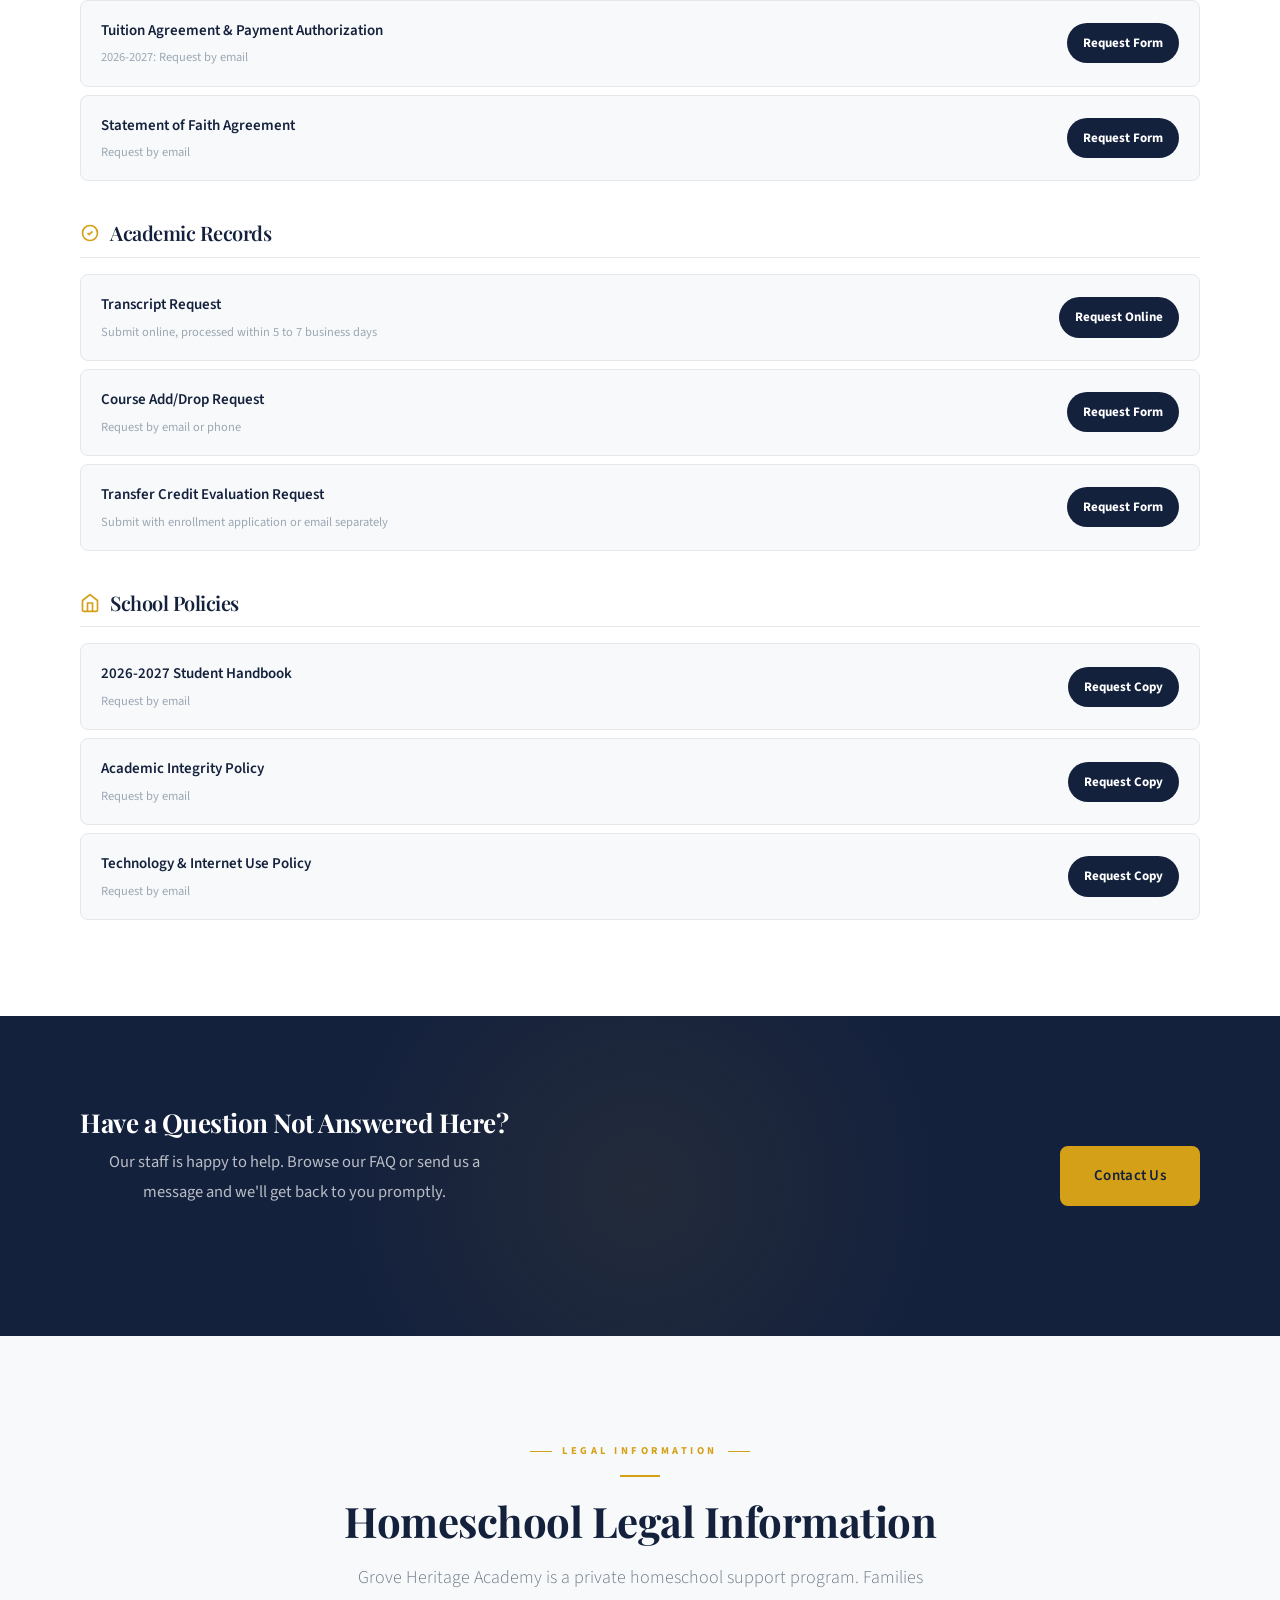
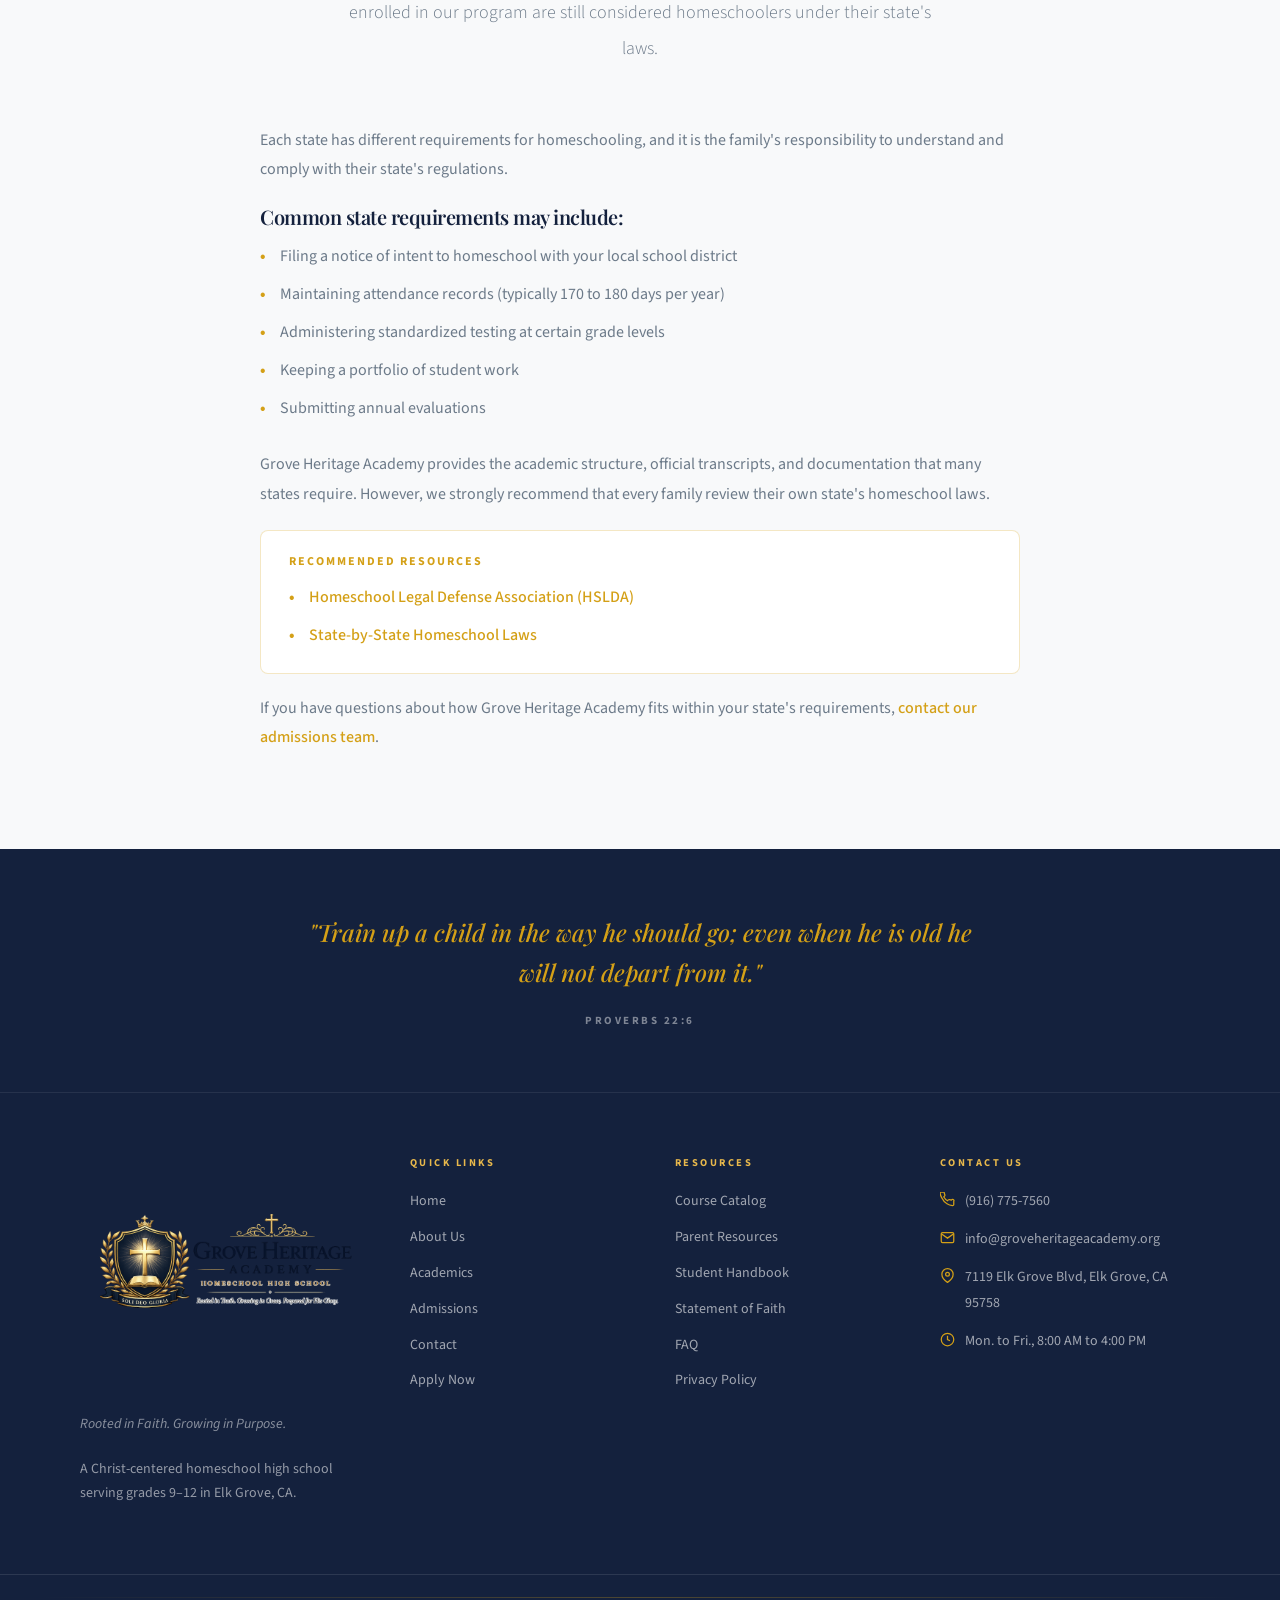
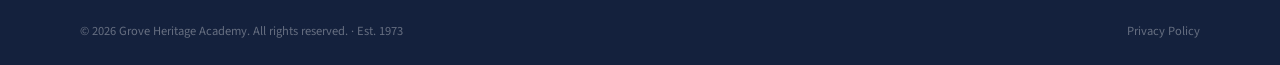
<file: resources.html>
<!DOCTYPE html>
<html lang="en">
<head>
  <meta charset="UTF-8" />
  <meta name="viewport" content="width=device-width, initial-scale=1.0" />
  <title>Parent & Student Resources | Grove Heritage Academy</title>
  <meta name="description" content="Access parent and student resources at Grove Heritage Academy. Download transcripts, request records, find academic support guides, and access student portal help." />
  <meta property="og:title" content="Resources | Grove Heritage Academy" />
  <meta property="og:image" content="social-share.png" />
  <link rel="icon" href="favicon.ico" /><link rel="apple-touch-icon" href="apple-touch-icon.png" />
  <link rel="preconnect" href="https://fonts.googleapis.com" /><link rel="preconnect" href="https://fonts.gstatic.com" crossorigin />
  <link href="https://fonts.googleapis.com/css2?family=Playfair+Display:ital,wght@0,400;0,500;0,600;0,700;0,800;1,400;1,500;1,600&family=Source+Sans+3:wght@300;400;500;600;700&display=swap" rel="stylesheet" />
  <link rel="stylesheet" href="styles.css" />
</head>
<body>

<nav class="navbar" id="navbar" role="navigation" aria-label="Main navigation">
  <div class="container navbar-inner">
    <a href="index.html" class="nav-logo" aria-label="Grove Heritage Academy home">
      <img src="Logo.PNG" alt="Grove Heritage Academy" class="nav-logo-img" />
    </a>
    <ul class="nav-links" role="list">
      <li><a href="index.html">Home</a></li>
      <li class="has-dropdown"><a href="about.html">About <svg class="nav-chevron" viewBox="0 0 10 6" fill="none"><path d="M1 1l4 4 4-4" stroke="currentColor" stroke-width="1.5" stroke-linecap="round" stroke-linejoin="round"/></svg></a>
        <ul class="nav-dropdown">
          <li><a href="about.html">Our Story</a></li>
          <li><a href="team.html">Our Team</a></li>
          <li><a href="about.html#student-life">Student Life</a></li>
          <li><a href="about.html#statement-of-faith">Statement of Faith</a></li>
        </ul>
      </li>
      <li class="has-dropdown"><a href="academics.html">Academics <svg class="nav-chevron" viewBox="0 0 10 6" fill="none"><path d="M1 1l4 4 4-4" stroke="currentColor" stroke-width="1.5" stroke-linecap="round" stroke-linejoin="round"/></svg></a>
        <ul class="nav-dropdown">
          <li><a href="academics.html">Overview</a></li>
          <li><a href="courses.html">Course Catalog</a></li>
          <li><a href="academics.html#diplomas">Graduation Requirements</a></li>
          <li><a href="howitworks.html">How It Works</a></li>
        </ul>
      </li>
      <li class="has-dropdown"><a href="admissions.html">Admissions <svg class="nav-chevron" viewBox="0 0 10 6" fill="none"><path d="M1 1l4 4 4-4" stroke="currentColor" stroke-width="1.5" stroke-linecap="round" stroke-linejoin="round"/></svg></a>
        <ul class="nav-dropdown">
          <li><a href="admissions.html">How to Apply</a></li>
          <li><a href="admissions.html#tuition">Tuition &amp; Fees</a></li>
        </ul>
      </li>
      <li><a href="contact.html">Contact</a></li>
    </ul>
    <div class="nav-actions">
      <a href="apply.html" class="btn btn-primary btn-sm nav-apply-btn">Apply Now</a>
    </div>
    <button class="hamburger" id="hamburger" aria-label="Toggle menu" aria-expanded="false"><span></span><span></span><span></span></button>
  </div>
</nav>
<div class="mobile-menu" id="mobile-menu" role="dialog" aria-label="Navigation menu">
  <nav>
    <a href="index.html">Home</a>
    <a href="about.html">About</a>
    <a href="academics.html">Academics</a>
    <a href="admissions.html">Admissions</a>
    <a href="courses.html">Courses</a>
    <a href="howitworks.html">How It Works</a>
    <a href="contact.html">Contact</a>
    <a href="apply.html">Apply Now</a>
    <a href="team.html">Our Team</a>
    <a href="resources.html">Resources</a>
    <a href="faq.html">FAQ</a>
    <a href="calendar.html">Calendar</a>
  </nav>
  <div class="mobile-menu-apply">
    <a href="apply.html" class="btn btn-primary">Apply Now</a>
  </div>
  <button class="mobile-close" id="mobile-close" aria-label="Close menu">
    <svg viewBox="0 0 24 24" fill="none" stroke="currentColor" stroke-width="2.5"><line x1="18" y1="6" x2="6" y2="18"/><line x1="6" y1="6" x2="18" y2="18"/></svg>
  </button>
</div>

<!-- Page Hero -->
<section class="page-hero body-offset">
  <div class="page-hero-bg"></div>
  <div class="page-hero-overlay"></div>
  <div class="container page-hero-content">
    <p class="page-hero-label fade-up">Support & Records</p>
    <h1 class="page-hero-title fade-up">Parent &amp; Student Resources</h1>
    <p class="page-hero-sub fade-up">Everything you need: transcript requests, downloadable forms, academic guides, and student portal help, all in one place.</p>
  </div>
</section>

<!-- Transcript Request (anchor target) -->
<section class="section bg-cream" id="transcripts">
  <div class="container">
    <div class="section-header fade-up">
      <span class="section-label">Official Records</span>
      <h2 class="section-title">Transcript &amp; Records Requests</h2>
      <p class="section-sub">Official transcripts are mailed or emailed directly to colleges, scholarship programs, or other recipients. Please allow 5 to 7 business days for processing. Current students may request up to 2 free transcripts per year; additional copies are $5 each.</p>
    </div>

    <div class="transcript-layout fade-up">
      <div class="transcript-info">
        <h3>Before You Submit</h3>
        <ul class="checklist">
          <li>Have your student ID or full legal name and date of birth ready</li>
          <li>Know the exact mailing address or email for the recipient institution</li>
          <li>Alumni (graduated more than 2 years ago) should note their graduation year</li>
          <li>Unofficial transcripts for personal use are available in the Student Portal</li>
        </ul>
        <div class="info-card gold-border">
          <div class="info-card-icon">
            <svg viewBox="0 0 24 24" fill="none" stroke="currentColor" stroke-width="2"><circle cx="12" cy="12" r="10"/><line x1="12" y1="8" x2="12" y2="12"/><line x1="12" y1="16" x2="12.01" y2="16"/></svg>
          </div>
          <div>
            <strong>Rush Processing</strong>
            <p>Need a transcript in 1 to 2 days? Contact us at <a href="mailto:registrar@groveheritageacademy.org">registrar@groveheritageacademy.org</a> or call <a href="tel:+19167757560">(916) 775-7560</a> to request expedited processing (additional fee may apply).</p>
          </div>
        </div>
      </div>

      <div class="transcript-form-wrap">
        <form class="form-card" method="POST" data-netlify="true" name="transcript-request" netlify-honeypot="bot-field">
          <input type="hidden" name="form-name" value="transcript-request" />
          <p class="hidden"><label>Don't fill this out: <input name="bot-field" /></label></p>

          <img src="Logo.PNG" alt="Grove Heritage Academy" style="height:240px;width:auto;object-fit:contain;max-width:100%;display:block;margin:0 auto 16px;" />
          <h3 class="form-card-title">Request a Transcript</h3>

          <div class="form-grid-2">
            <div class="form-group">
              <label for="tr-first-name">Student First Name <span class="req">*</span></label>
              <input type="text" id="tr-first-name" name="student_first_name" required autocomplete="given-name" />
            </div>
            <div class="form-group">
              <label for="tr-last-name">Student Last Name <span class="req">*</span></label>
              <input type="text" id="tr-last-name" name="student_last_name" required autocomplete="family-name" />
            </div>
          </div>

          <div class="form-grid-2">
            <div class="form-group">
              <label for="tr-dob">Date of Birth <span class="req">*</span></label>
              <input type="date" id="tr-dob" name="date_of_birth" required />
            </div>
            <div class="form-group">
              <label for="tr-grad-year">Graduation Year (or Expected)</label>
              <input type="text" id="tr-grad-year" name="graduation_year" placeholder="e.g. 2026" />
            </div>
          </div>

          <div class="form-group">
            <label for="tr-requester-email">Your Email Address <span class="req">*</span></label>
            <input type="email" id="tr-requester-email" name="requester_email" required autocomplete="email" />
          </div>

          <div class="form-group">
            <label for="tr-purpose">Purpose of Request <span class="req">*</span></label>
            <select id="tr-purpose" name="purpose" required>
              <option value="">— Select purpose —</option>
              <option>College Application</option>
              <option>Scholarship Application</option>
              <option>Military Enrollment</option>
              <option>Employment</option>
              <option>Personal Records</option>
              <option>Transfer to Another School</option>
              <option>Other</option>
            </select>
          </div>

          <div class="form-group">
            <label for="tr-delivery">Delivery Method <span class="req">*</span></label>
            <select id="tr-delivery" name="delivery_method" required>
              <option value="">— Select method —</option>
              <option>Email directly to institution</option>
              <option>Mail to institution</option>
              <option>Email to me (unofficial)</option>
              <option>Postal mail to me</option>
            </select>
          </div>

          <div class="form-group">
            <label for="tr-recipient">Recipient Name &amp; Address / Email <span class="req">*</span></label>
            <textarea id="tr-recipient" name="recipient_info" rows="3" required placeholder="Institution name, mailing address or email address"></textarea>
          </div>

          <div class="form-group">
            <label for="tr-copies">Number of Copies <span class="req">*</span></label>
            <select id="tr-copies" name="num_copies" required>
              <option value="">— Select —</option>
              <option>1</option>
              <option>2</option>
              <option>3</option>
              <option>4</option>
              <option>5</option>
            </select>
          </div>

          <div class="form-group">
            <label for="tr-notes">Additional Notes</label>
            <textarea id="tr-notes" name="notes" rows="2" placeholder="Any special instructions or deadlines"></textarea>
          </div>

          <button type="submit" class="btn btn-primary btn-full" data-original="Submit Request">Submit Request</button>
          <div class="form-success" style="display:none;">
            <svg viewBox="0 0 24 24" fill="none" stroke="currentColor" stroke-width="2.5"><polyline points="20 6 9 17 4 12"/></svg>
            Your request has been received. We'll process it within 5 to 7 business days and be in touch if we have questions.
          </div>
        </form>
      </div>
    </div>
  </div>
</section>

<!-- Parent Resources -->
<section class="section bg-white" id="parent-resources">
  <div class="container">
    <div class="section-header fade-up">
      <span class="section-label">For Parents</span>
      <h2 class="section-title">Parent Resources</h2>
      <p class="section-sub">Tools, guides, and support to help you partner with us in your student's education.</p>
    </div>
    <div class="resource-grid fade-up">

      <div class="resource-card">
        <div class="resource-card-icon navy">
          <svg viewBox="0 0 24 24" fill="none" stroke="currentColor" stroke-width="2"><rect x="3" y="3" width="18" height="18" rx="3"/><path d="M3 9h18M9 21V9"/></svg>
        </div>
        <h3>Parent Portal Guide</h3>
        <p>Step-by-step instructions for logging in, checking grades, viewing attendance, and communicating with instructors through the parent portal.</p>
        <a href="#downloads" class="resource-link">Download Guide <svg viewBox="0 0 24 24" fill="none" stroke="currentColor" stroke-width="2.5"><polyline points="9 18 15 12 9 6"/></svg></a>
      </div>

      <div class="resource-card">
        <div class="resource-card-icon gold">
          <svg viewBox="0 0 24 24" fill="none" stroke="currentColor" stroke-width="2"><path d="M12 20h9M16.5 3.5a2.121 2.121 0 013 3L7 19l-4 1 1-4L16.5 3.5z"/></svg>
        </div>
        <h3>Grading &amp; Progress Reports</h3>
        <p>Understand how courses are graded, when progress reports are issued, and how to interpret your student's academic standing.</p>
        <a href="#downloads" class="resource-link">View Guide <svg viewBox="0 0 24 24" fill="none" stroke="currentColor" stroke-width="2.5"><polyline points="9 18 15 12 9 6"/></svg></a>
      </div>

      <div class="resource-card">
        <div class="resource-card-icon sage">
          <svg viewBox="0 0 24 24" fill="none" stroke="currentColor" stroke-width="2"><path d="M17 21v-2a4 4 0 00-4-4H5a4 4 0 00-4 4v2"/><circle cx="9" cy="7" r="4"/><path d="M23 21v-2a4 4 0 00-3-3.87M16 3.13a4 4 0 010 7.75"/></svg>
        </div>
        <h3>Volunteering &amp; Involvement</h3>
        <p>Learn how to get involved with Grove Heritage Academy, from parent advisory roles to helping with online events and student activities.</p>
        <a href="contact.html" class="resource-link">Get Involved <svg viewBox="0 0 24 24" fill="none" stroke="currentColor" stroke-width="2.5"><polyline points="9 18 15 12 9 6"/></svg></a>
      </div>

      <div class="resource-card">
        <div class="resource-card-icon navy">
          <svg viewBox="0 0 24 24" fill="none" stroke="currentColor" stroke-width="2"><path d="M22 16.92v3a2 2 0 01-2.18 2 19.79 19.79 0 01-8.63-3.07A19.5 19.5 0 013.07 10.8 19.79 19.79 0 01.01 2.22a2 2 0 012-2.18h3a2 2 0 012 1.72c.127.96.361 1.903.7 2.81a2 2 0 01-.45 2.11L6.91 7.91a16 16 0 006.72 6.72l1.26-1.35a2 2 0 012.11-.45c.907.339 1.85.573 2.81.7A2 2 0 0122 16.92z"/></svg>
        </div>
        <h3>Communicating with Instructors</h3>
        <p>Guidelines for reaching out to instructors, expected response times, and how to schedule parent-teacher conference calls or video meetings.</p>
        <a href="#downloads" class="resource-link">View Policy <svg viewBox="0 0 24 24" fill="none" stroke="currentColor" stroke-width="2.5"><polyline points="9 18 15 12 9 6"/></svg></a>
      </div>

      <div class="resource-card">
        <div class="resource-card-icon gold">
          <svg viewBox="0 0 24 24" fill="none" stroke="currentColor" stroke-width="2"><path d="M12 2L2 7l10 5 10-5-10-5zM2 17l10 5 10-5M2 12l10 5 10-5"/></svg>
        </div>
        <h3>Course Selection Help</h3>
        <p>A guide to choosing the right courses for your student's college and career goals, including diploma tracks, electives, and honors options.</p>
        <a href="academics.html" class="resource-link">View Academics <svg viewBox="0 0 24 24" fill="none" stroke="currentColor" stroke-width="2.5"><polyline points="9 18 15 12 9 6"/></svg></a>
      </div>

      <div class="resource-card">
        <div class="resource-card-icon sage">
          <svg viewBox="0 0 24 24" fill="none" stroke="currentColor" stroke-width="2"><circle cx="12" cy="12" r="10"/><polyline points="12 6 12 12 16 14"/></svg>
        </div>
        <h3>Attendance &amp; Make-Up Policy</h3>
        <p>Understand our attendance expectations, how to report absences, and the process for making up missed assignments and assessments.</p>
        <a href="#downloads" class="resource-link">Download Policy <svg viewBox="0 0 24 24" fill="none" stroke="currentColor" stroke-width="2.5"><polyline points="9 18 15 12 9 6"/></svg></a>
      </div>

      <div class="resource-card">
        <div class="resource-card-icon navy">
          <svg viewBox="0 0 24 24" fill="none" stroke="currentColor" stroke-width="2"><path d="M2 3h6a4 4 0 014 4v14a3 3 0 00-3-3H2z"/><path d="M22 3h-6a4 4 0 00-4 4v14a3 3 0 013-3h7z"/></svg>
        </div>
        <h3>Student Handbook</h3>
        <p>The complete guide to Grove Heritage Academy policies, expectations, academic standards, and student life. Required reading for all enrolled families.</p>
        <a href="handbook.html" class="resource-link">View Student Handbook <svg viewBox="0 0 24 24" fill="none" stroke="currentColor" stroke-width="2.5"><polyline points="9 18 15 12 9 6"/></svg></a>
      </div>

    </div>
  </div>
</section>

<!-- Student Resources -->
<section class="section bg-cream" id="student-resources">
  <div class="container">
    <div class="section-header fade-up">
      <span class="section-label">For Students</span>
      <h2 class="section-title">Student Resources</h2>
      <p class="section-sub">Academic support, study tools, and helpful guides to help you succeed.</p>
    </div>
    <div class="resource-grid fade-up">

      <div class="resource-card">
        <div class="resource-card-icon navy">
          <svg viewBox="0 0 24 24" fill="none" stroke="currentColor" stroke-width="2"><rect x="2" y="3" width="20" height="14" rx="2"/><line x1="8" y1="21" x2="16" y2="21"/><line x1="12" y1="17" x2="12" y2="21"/></svg>
        </div>
        <h3>Student Portal Login</h3>
        <p>Access your courses, grades, assignment submissions, and instructor messages. First-time login? Use the credentials sent in your enrollment confirmation email.</p>
        <span class="resource-link" style="opacity:0.5;cursor:default">Coming Soon</span>
      </div>

      <div class="resource-card">
        <div class="resource-card-icon gold">
          <svg viewBox="0 0 24 24" fill="none" stroke="currentColor" stroke-width="2"><path d="M2 3h6a4 4 0 014 4v14a3 3 0 00-3-3H2z"/><path d="M22 3h-6a4 4 0 00-4 4v14a3 3 0 013-3h7z"/></svg>
        </div>
        <h3>Study Skills &amp; Time Management</h3>
        <p>Learn practical strategies for managing your coursework, organizing your schedule, and building effective homeschool study habits for high school success.</p>
        <a href="#downloads" class="resource-link">Download Guide <svg viewBox="0 0 24 24" fill="none" stroke="currentColor" stroke-width="2.5"><polyline points="9 18 15 12 9 6"/></svg></a>
      </div>

      <div class="resource-card">
        <div class="resource-card-icon sage">
          <svg viewBox="0 0 24 24" fill="none" stroke="currentColor" stroke-width="2"><polyline points="14.5 17.5 3 6 3 3 6 3 17.5 14.5"/><line x1="13" y1="19" x2="19" y2="13"/><line x1="16" y1="16" x2="20" y2="20"/><line x1="14" y1="6" x2="20" y2="12"/></svg>
        </div>
        <h3>Writing Center Resources</h3>
        <p>MLA and APA citation guides, essay outlines, grammar reference sheets, and tips for research papers and literary analysis.</p>
        <a href="#downloads" class="resource-link">Download Materials <svg viewBox="0 0 24 24" fill="none" stroke="currentColor" stroke-width="2.5"><polyline points="9 18 15 12 9 6"/></svg></a>
      </div>

      <div class="resource-card">
        <div class="resource-card-icon navy">
          <svg viewBox="0 0 24 24" fill="none" stroke="currentColor" stroke-width="2"><circle cx="11" cy="11" r="8"/><line x1="21" y1="21" x2="16.65" y2="16.65"/></svg>
        </div>
        <h3>College &amp; Career Planning</h3>
        <p>Resources for college research, application timelines, SAT/ACT prep links, scholarship databases, and career exploration tools.</p>
        <a href="#downloads" class="resource-link">Explore Resources <svg viewBox="0 0 24 24" fill="none" stroke="currentColor" stroke-width="2.5"><polyline points="9 18 15 12 9 6"/></svg></a>
      </div>

      <div class="resource-card">
        <div class="resource-card-icon gold">
          <svg viewBox="0 0 24 24" fill="none" stroke="currentColor" stroke-width="2"><path d="M9 11l3 3L22 4"/><path d="M21 12v7a2 2 0 01-2 2H5a2 2 0 01-2-2V5a2 2 0 012-2h11"/></svg>
        </div>
        <h3>Assignment Submission Help</h3>
        <p>Step-by-step guide for submitting assignments, uploading files, taking online assessments, and checking submission confirmations in the student portal.</p>
        <a href="#downloads" class="resource-link">View Guide <svg viewBox="0 0 24 24" fill="none" stroke="currentColor" stroke-width="2.5"><polyline points="9 18 15 12 9 6"/></svg></a>
      </div>

      <div class="resource-card">
        <div class="resource-card-icon sage">
          <svg viewBox="0 0 24 24" fill="none" stroke="currentColor" stroke-width="2"><path d="M20.84 4.61a5.5 5.5 0 00-7.78 0L12 5.67l-1.06-1.06a5.5 5.5 0 00-7.78 7.78l1.06 1.06L12 21.23l7.78-7.78 1.06-1.06a5.5 5.5 0 000-7.78z"/></svg>
        </div>
        <h3>Faith &amp; Devotional Resources</h3>
        <p>Recommended devotionals, Bible reading plans, and Christian worldview resources to deepen your faith alongside your academic studies.</p>
        <a href="#downloads" class="resource-link">View Resources <svg viewBox="0 0 24 24" fill="none" stroke="currentColor" stroke-width="2.5"><polyline points="9 18 15 12 9 6"/></svg></a>
      </div>

    </div>
  </div>
</section>

<!-- Downloadable Forms -->
<section class="section bg-white" id="downloads">
  <div class="container">
    <div class="section-header fade-up">
      <span class="section-label">Forms &amp; Documents</span>
      <h2 class="section-title">School Forms</h2>
      <p class="section-sub">Need an enrollment form, transcript request, or policy document? Email or call us and we'll send you exactly what you need.</p>
    </div>

    <div class="download-categories fade-up">

      <div class="download-group">
        <h3 class="download-group-title">
          <svg viewBox="0 0 24 24" fill="none" stroke="currentColor" stroke-width="2"><path d="M14 2H6a2 2 0 00-2 2v16a2 2 0 002 2h12a2 2 0 002-2V8z"/><polyline points="14 2 14 8 20 8"/></svg>
          Enrollment Forms
        </h3>
        <ul class="download-list">
          <li class="download-item">
            <div class="download-item-info">
              <div>
                <strong>New Student Enrollment Application</strong>
                <span class="download-meta">Request by email or complete online via Admissions</span>
              </div>
            </div>
            <a href="apply.html" class="download-btn">Apply Online</a>
          </li>
          <li class="download-item">
            <div class="download-item-info">
              <div>
                <strong>Re-Enrollment Form (Returning Students)</strong>
                <span class="download-meta">Request by email</span>
              </div>
            </div>
            <a href="contact.html" class="download-btn">Request Form</a>
          </li>
          <li class="download-item">
            <div class="download-item-info">
              <div>
                <strong>Tuition Agreement &amp; Payment Authorization</strong>
                <span class="download-meta">2026-2027: Request by email</span>
              </div>
            </div>
            <a href="contact.html" class="download-btn">Request Form</a>
          </li>
          <li class="download-item">
            <div class="download-item-info">
              <div>
                <strong>Statement of Faith Agreement</strong>
                <span class="download-meta">Request by email</span>
              </div>
            </div>
            <a href="contact.html" class="download-btn">Request Form</a>
          </li>
        </ul>
      </div>

      <div class="download-group">
        <h3 class="download-group-title">
          <svg viewBox="0 0 24 24" fill="none" stroke="currentColor" stroke-width="2"><path d="M9 12l2 2 4-4m6 2a9 9 0 11-18 0 9 9 0 0118 0z"/></svg>
          Academic Records
        </h3>
        <ul class="download-list">
          <li class="download-item">
            <div class="download-item-info">
              <div>
                <strong>Transcript Request</strong>
                <span class="download-meta">Submit online, processed within 5 to 7 business days</span>
              </div>
            </div>
            <a href="#transcripts" class="download-btn">Request Online</a>
          </li>
          <li class="download-item">
            <div class="download-item-info">
              <div>
                <strong>Course Add/Drop Request</strong>
                <span class="download-meta">Request by email or phone</span>
              </div>
            </div>
            <a href="contact.html" class="download-btn">Request Form</a>
          </li>
          <li class="download-item">
            <div class="download-item-info">
              <div>
                <strong>Transfer Credit Evaluation Request</strong>
                <span class="download-meta">Submit with enrollment application or email separately</span>
              </div>
            </div>
            <a href="contact.html" class="download-btn">Request Form</a>
          </li>
        </ul>
      </div>

      <div class="download-group">
        <h3 class="download-group-title">
          <svg viewBox="0 0 24 24" fill="none" stroke="currentColor" stroke-width="2"><path d="M3 9l9-7 9 7v11a2 2 0 01-2 2H5a2 2 0 01-2-2z"/><polyline points="9 22 9 12 15 12 15 22"/></svg>
          School Policies
        </h3>
        <ul class="download-list">
          <li class="download-item">
            <div class="download-item-info">
              <div>
                <strong>2026-2027 Student Handbook</strong>
                <span class="download-meta">Request by email</span>
              </div>
            </div>
            <a href="contact.html" class="download-btn">Request Copy</a>
          </li>
          <li class="download-item">
            <div class="download-item-info">
              <div>
                <strong>Academic Integrity Policy</strong>
                <span class="download-meta">Request by email</span>
              </div>
            </div>
            <a href="contact.html" class="download-btn">Request Copy</a>
          </li>
          <li class="download-item">
            <div class="download-item-info">
              <div>
                <strong>Technology &amp; Internet Use Policy</strong>
                <span class="download-meta">Request by email</span>
              </div>
            </div>
            <a href="contact.html" class="download-btn">Request Copy</a>
          </li>
        </ul>
      </div>

    </div>
  </div>
</section>

<!-- CTA -->
<section class="cta-banner">
  <div class="container cta-inner">
    <div class="cta-text fade-up">
      <h2>Have a Question Not Answered Here?</h2>
      <p>Our staff is happy to help. Browse our FAQ or send us a message and we'll get back to you promptly.</p>
    </div>
    <div class="cta-actions fade-up">
      <a href="faq.html" class="btn btn-outline-light">Browse FAQ</a>
      <a href="contact.html" class="btn btn-gold">Contact Us</a>
    </div>
  </div>
</section>

<!-- ── State Compliance ───────────────────────────────────── -->
<section class="section bg-cream" id="state-compliance">
  <div class="container">
    <div class="section-header centered fade-up">
      <span class="section-label">Legal Information</span>
      <div class="accent-line"></div>
      <h2>Homeschool Legal Information</h2>
      <p class="lead" style="max-width:600px;margin:14px auto 0">Grove Heritage Academy is a private homeschool support program. Families enrolled in our program are still considered homeschoolers under their state's laws.</p>
    </div>
    <div style="max-width:760px;margin:0 auto" class="fade-up">
      <p style="font-size:16px;color:var(--gray);line-height:1.85;margin-bottom:20px">Each state has different requirements for homeschooling, and it is the family's responsibility to understand and comply with their state's regulations.</p>
      <h3 style="font-family:var(--font-serif);font-size:20px;color:var(--navy);margin-bottom:14px">Common state requirements may include:</h3>
      <ul style="display:flex;flex-direction:column;gap:10px;margin-bottom:28px">
        <li style="padding-left:20px;position:relative;font-size:16px;color:var(--gray);line-height:1.75"><span style="position:absolute;left:0;color:var(--gold);font-weight:700">&bull;</span>Filing a notice of intent to homeschool with your local school district</li>
        <li style="padding-left:20px;position:relative;font-size:16px;color:var(--gray);line-height:1.75"><span style="position:absolute;left:0;color:var(--gold);font-weight:700">&bull;</span>Maintaining attendance records (typically 170 to 180 days per year)</li>
        <li style="padding-left:20px;position:relative;font-size:16px;color:var(--gray);line-height:1.75"><span style="position:absolute;left:0;color:var(--gold);font-weight:700">&bull;</span>Administering standardized testing at certain grade levels</li>
        <li style="padding-left:20px;position:relative;font-size:16px;color:var(--gray);line-height:1.75"><span style="position:absolute;left:0;color:var(--gold);font-weight:700">&bull;</span>Keeping a portfolio of student work</li>
        <li style="padding-left:20px;position:relative;font-size:16px;color:var(--gray);line-height:1.75"><span style="position:absolute;left:0;color:var(--gold);font-weight:700">&bull;</span>Submitting annual evaluations</li>
      </ul>
      <p style="font-size:16px;color:var(--gray);line-height:1.85;margin-bottom:20px">Grove Heritage Academy provides the academic structure, official transcripts, and documentation that many states require. However, we strongly recommend that every family review their own state's homeschool laws.</p>
      <div style="background:var(--white);border:1px solid var(--border-gold);border-radius:var(--radius-sm);padding:24px 28px;margin-bottom:20px">
        <h4 style="font-family:var(--font-sans);font-size:12px;font-weight:700;letter-spacing:2px;text-transform:uppercase;color:var(--gold);margin-bottom:14px">Recommended Resources</h4>
        <ul style="display:flex;flex-direction:column;gap:10px">
          <li style="padding-left:20px;position:relative;font-size:16px;line-height:1.75"><span style="position:absolute;left:0;color:var(--gold);font-weight:700">&bull;</span><a href="https://hslda.org" target="_blank" rel="noopener" style="color:var(--gold);font-weight:500">Homeschool Legal Defense Association (HSLDA)</a></li>
          <li style="padding-left:20px;position:relative;font-size:16px;line-height:1.75"><span style="position:absolute;left:0;color:var(--gold);font-weight:700">&bull;</span><a href="https://hslda.org/legal" target="_blank" rel="noopener" style="color:var(--gold);font-weight:500">State-by-State Homeschool Laws</a></li>
        </ul>
      </div>
      <p style="font-size:16px;color:var(--gray);line-height:1.85">If you have questions about how Grove Heritage Academy fits within your state's requirements, <a href="contact.html" style="color:var(--gold);font-weight:500">contact our admissions team</a>.</p>
    </div>
  </div>
</section>

<!-- Footer -->
<footer class="footer" role="contentinfo">
  <div class="footer-scripture-top">
    <blockquote>"Train up a child in the way he should go; even when he is old he will not depart from it."</blockquote>
    <cite>Proverbs 22:6</cite>
  </div>
  <div class="footer-main">
    <div class="container footer-grid">
      <div>
        <div class="footer-logo">
          <img src="Logo.PNG" alt="Grove Heritage Academy" class="footer-logo-img" />
        </div>
        <p class="footer-tagline">Rooted in Faith. Growing in Purpose.</p>
        <p class="footer-mission">A Christ-centered homeschool high school serving grades 9–12 in Elk Grove, CA.</p>
      </div>
      <div>
        <h4 class="footer-heading">Quick Links</h4>
        <ul class="footer-links">
          <li><a href="index.html">Home</a></li>
          <li><a href="about.html">About Us</a></li>
          <li><a href="academics.html">Academics</a></li>
          <li><a href="admissions.html">Admissions</a></li>
          <li><a href="contact.html">Contact</a></li>
          <li><a href="apply.html">Apply Now</a></li>
        </ul>
      </div>
      <div>
        <h4 class="footer-heading">Resources</h4>
        <ul class="footer-links">
          <li><a href="courses.html">Course Catalog</a></li>
          <li><a href="resources.html">Parent Resources</a></li>
          <li><a href="handbook.html">Student Handbook</a></li>
          <li><a href="about.html#statement-of-faith">Statement of Faith</a></li>
          <li><a href="faq.html">FAQ</a></li>
          <li><a href="privacy.html">Privacy Policy</a></li>
        </ul>
      </div>
      <div>
        <h4 class="footer-heading">Contact Us</h4>
        <div class="footer-contact">
          <div class="footer-contact-item">
            <svg viewBox="0 0 24 24" fill="none" stroke="currentColor" stroke-width="2" aria-hidden="true"><path d="M22 16.92v3a2 2 0 01-2.18 2 19.79 19.79 0 01-8.63-3.07A19.5 19.5 0 013.07 9.76a19.79 19.79 0 01-3.07-8.68A2 2 0 012 0h3a2 2 0 012 1.72 12.84 12.84 0 00.7 2.81 2 2 0 01-.45 2.11L6.09 7.91a16 16 0 006 6l1.27-1.27a2 2 0 012.11-.45 12.84 12.84 0 002.81.7A2 2 0 0122 14.92z"/></svg>
            <span><a href="tel:+19167757560">(916) 775-7560</a></span>
          </div>
          <div class="footer-contact-item">
            <svg viewBox="0 0 24 24" fill="none" stroke="currentColor" stroke-width="2" aria-hidden="true"><path d="M4 4h16c1.1 0 2 .9 2 2v12c0 1.1-.9 2-2 2H4c-1.1 0-2-.9-2-2V6c0-1.1.9-2 2-2z"/><polyline points="22,6 12,13 2,6"/></svg>
            <span><a href="mailto:info@groveheritageacademy.org">info@groveheritageacademy.org</a></span>
          </div>
          <div class="footer-contact-item">
            <svg viewBox="0 0 24 24" fill="none" stroke="currentColor" stroke-width="2" aria-hidden="true"><path d="M21 10c0 7-9 13-9 13s-9-6-9-13a9 9 0 0118 0z"/><circle cx="12" cy="10" r="3"/></svg>
            <span><a href="https://www.google.com/maps/dir/?api=1&destination=7119+Elk+Grove+Blvd+Elk+Grove+CA+95758" target="_blank" rel="noopener">7119 Elk Grove Blvd, Elk Grove, CA 95758</a></span>
          </div>
          <div class="footer-contact-item">
            <svg viewBox="0 0 24 24" fill="none" stroke="currentColor" stroke-width="2" aria-hidden="true"><circle cx="12" cy="12" r="10"/><polyline points="12 6 12 12 16 14"/></svg>
            <span>Mon. to Fri., 8:00 AM to 4:00 PM</span>
          </div>
        </div>
      </div>
    </div>
  </div>
  <div class="footer-bottom">
    <div class="footer-gold-line container"></div>
    <div class="footer-bottom-inner">
      <span>© 2026 Grove Heritage Academy. All rights reserved. · Est. 1973</span>
      <div class="footer-bottom-links"><a href="privacy.html">Privacy Policy</a></div>
    </div>
  </div>
</footer>

<script src="script.js"></script>
</body>
</html>
</file>
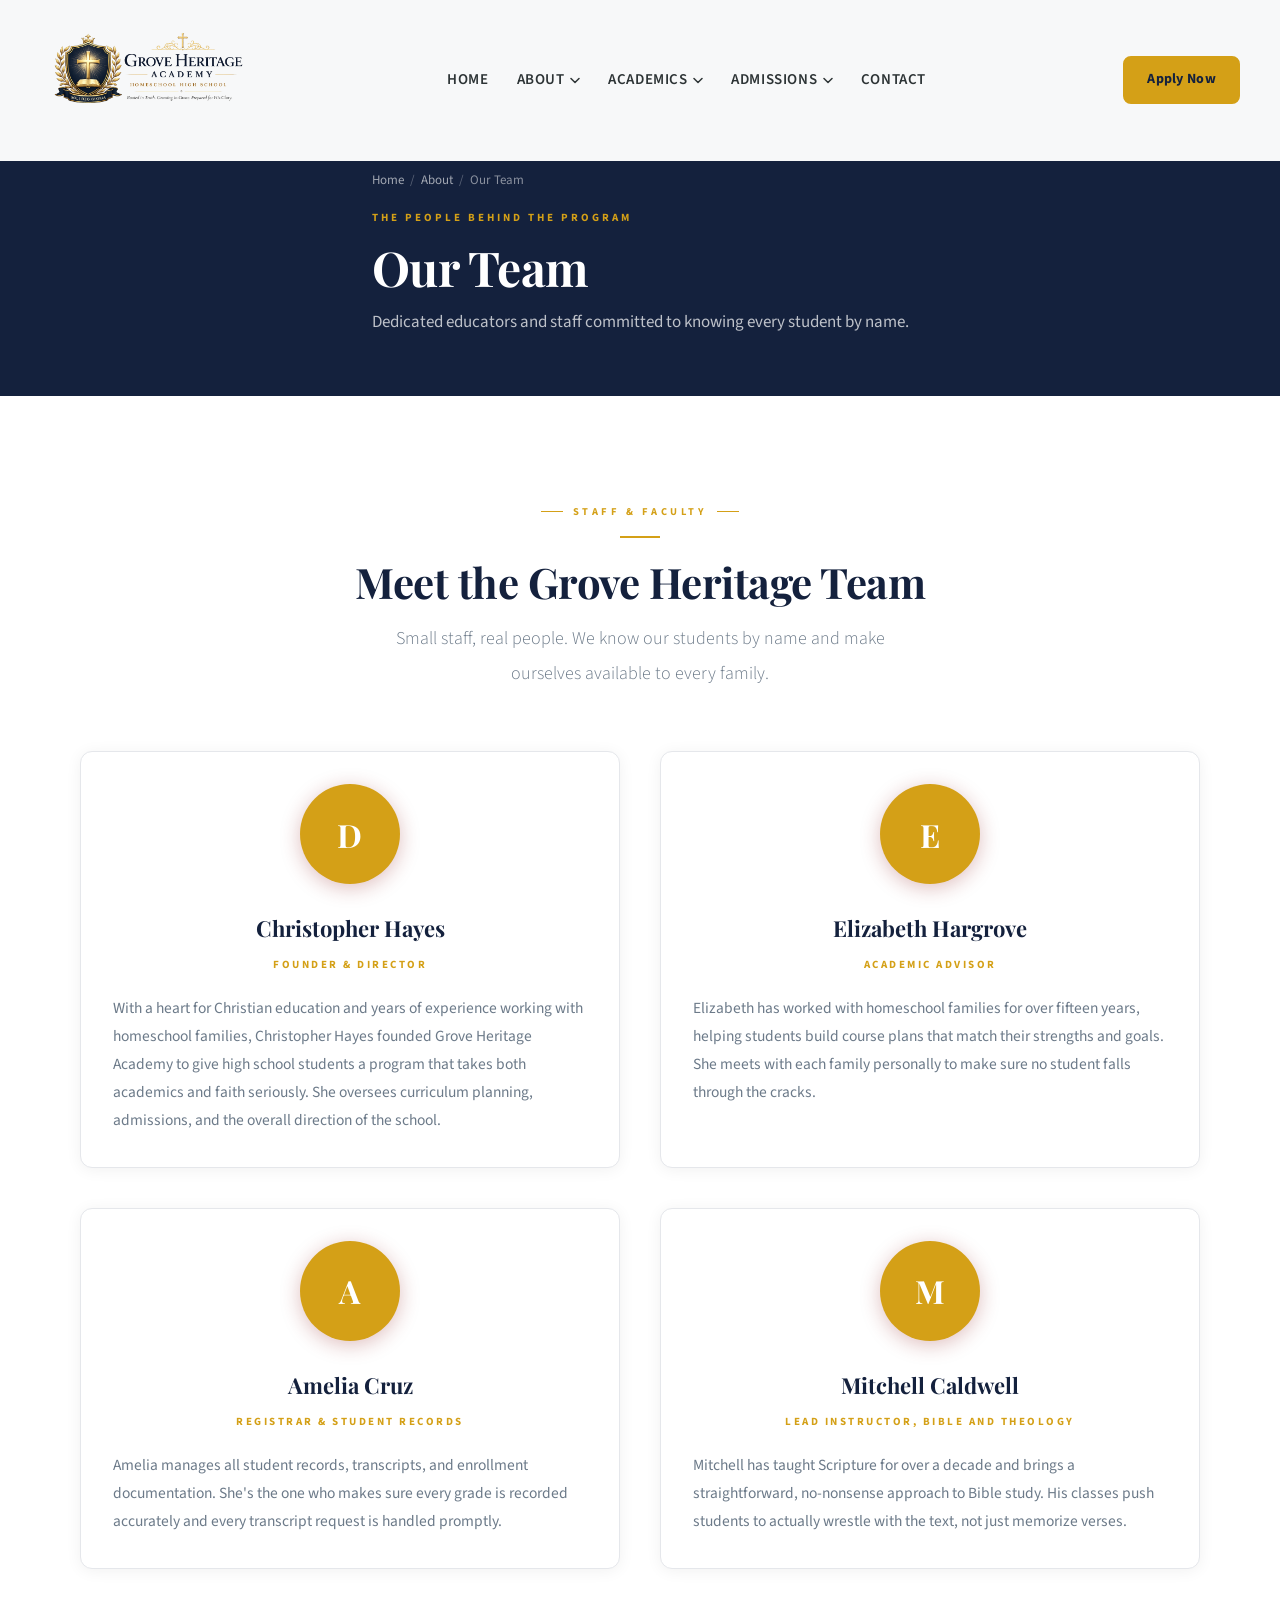
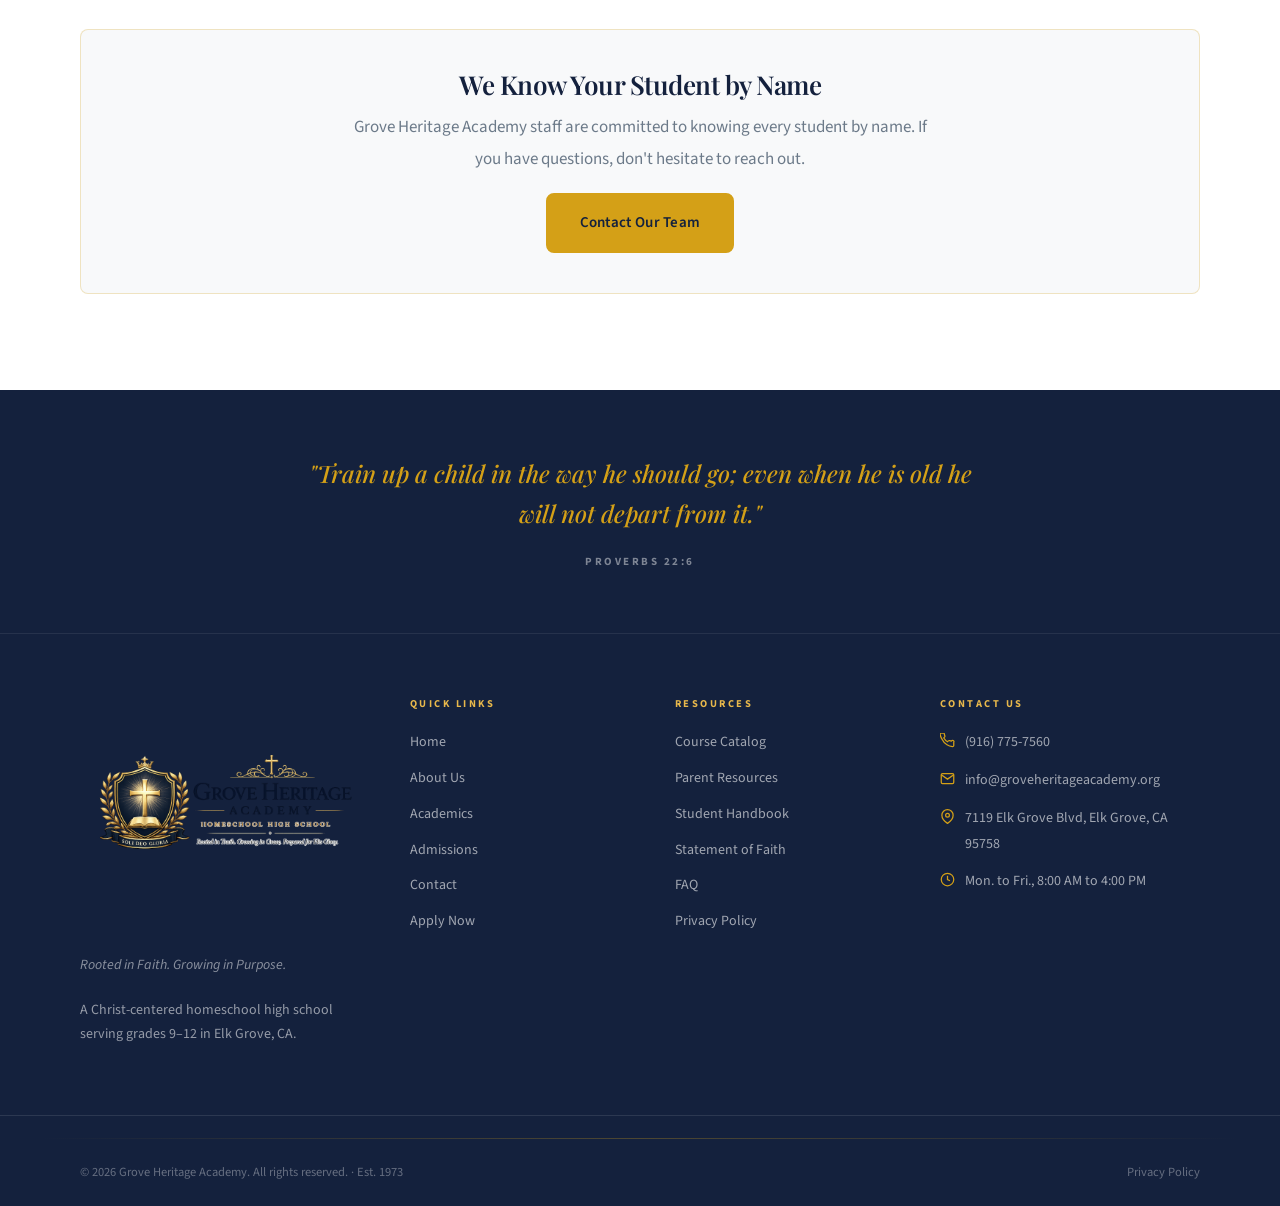
<file: team.html>
<!DOCTYPE html>
<html lang="en">
<head>
  <meta charset="UTF-8" />
  <meta name="viewport" content="width=device-width, initial-scale=1.0" />
  <title>Our Team | Grove Heritage Academy</title>
  <meta name="description" content="Meet the Grove Heritage Academy staff, the educators and administrators behind the program." />
  <link rel="icon" href="favicon.ico" /><link rel="apple-touch-icon" href="apple-touch-icon.png" />
  <link rel="preconnect" href="https://fonts.googleapis.com" /><link rel="preconnect" href="https://fonts.gstatic.com" crossorigin />
  <link href="https://fonts.googleapis.com/css2?family=Playfair+Display:ital,wght@0,400;0,500;0,600;0,700;0,800;1,400;1,500;1,600&family=Source+Sans+3:wght@300;400;500;600;700&display=swap" rel="stylesheet" />
  <link rel="stylesheet" href="styles.css" />
  <style>
    .team-grid {
      display: grid; grid-template-columns: 1fr 1fr;
      gap: 40px; margin-top: 60px;
    }
    .team-card {
      background: var(--white); border-radius: var(--radius);
      border: 1px solid var(--border); padding: 48px 40px;
      text-align: center; box-shadow: var(--shadow);
      transition: var(--transition);
    }
    .team-card:hover { transform: translateY(-4px); box-shadow: var(--shadow-md); }
    .team-avatar {
      width: 100px; height: 100px; border-radius: 50%;
      background: var(--gold); color: var(--white);
      display: flex; align-items: center; justify-content: center;
      margin: 0 auto 24px;
      font-family: var(--font-serif); font-size: 32px; font-weight: 700;
      letter-spacing: 1px;
      box-shadow: 0 4px 20px rgba(139,26,26,0.28);
    }
    .team-name { font-family: var(--font-serif); font-size: 22px; font-weight: 700; color: var(--navy); margin-bottom: 6px; }
    .team-title {
      font-size: 11px; font-weight: 700; letter-spacing: 2.5px;
      text-transform: uppercase; color: var(--gold); margin-bottom: 20px;
    }
    .team-bio { font-size: 15.5px; color: var(--gray); line-height: 1.8; text-align: left; }
    .team-cta { background: var(--cream); border-radius: var(--radius); padding: 40px 48px; margin-top: 60px; text-align: center; border: 1px solid var(--border-gold); }
    .team-cta p { font-size: 1.0625rem; color: var(--gray); margin-bottom: 18px; max-width: 600px; margin-left: auto; margin-right: auto; }
    @media (max-width: 768px) {
      .team-grid { grid-template-columns: 1fr; gap: 28px; }
      .team-card { padding: 36px 28px; }
    }
  </style>
  <meta property="og:image" content="social-share.png" />
</head>
<body>

<nav class="navbar" id="navbar" role="navigation" aria-label="Main navigation">
  <div class="container navbar-inner">
    <a href="index.html" class="nav-logo" aria-label="Grove Heritage Academy home">
      <img src="Logo.PNG" alt="Grove Heritage Academy" class="nav-logo-img" />
    </a>
    <ul class="nav-links" role="list">
      <li><a href="index.html">Home</a></li>
      <li class="has-dropdown"><a href="about.html">About <svg class="nav-chevron" viewBox="0 0 10 6" fill="none"><path d="M1 1l4 4 4-4" stroke="currentColor" stroke-width="1.5" stroke-linecap="round" stroke-linejoin="round"/></svg></a>
        <ul class="nav-dropdown">
          <li><a href="about.html">Our Story</a></li>
          <li><a href="team.html">Our Team</a></li>
          <li><a href="about.html#student-life">Student Life</a></li>
          <li><a href="about.html#statement-of-faith">Statement of Faith</a></li>
        </ul>
      </li>
      <li class="has-dropdown"><a href="academics.html">Academics <svg class="nav-chevron" viewBox="0 0 10 6" fill="none"><path d="M1 1l4 4 4-4" stroke="currentColor" stroke-width="1.5" stroke-linecap="round" stroke-linejoin="round"/></svg></a>
        <ul class="nav-dropdown">
          <li><a href="academics.html">Overview</a></li>
          <li><a href="courses.html">Course Catalog</a></li>
          <li><a href="academics.html#diplomas">Graduation Requirements</a></li>
          <li><a href="howitworks.html">How It Works</a></li>
        </ul>
      </li>
      <li class="has-dropdown"><a href="admissions.html">Admissions <svg class="nav-chevron" viewBox="0 0 10 6" fill="none"><path d="M1 1l4 4 4-4" stroke="currentColor" stroke-width="1.5" stroke-linecap="round" stroke-linejoin="round"/></svg></a>
        <ul class="nav-dropdown">
          <li><a href="admissions.html">How to Apply</a></li>
          <li><a href="admissions.html#tuition">Tuition &amp; Fees</a></li>
        </ul>
      </li>
      <li><a href="contact.html">Contact</a></li>
    </ul>
    <div class="nav-actions">
      <a href="apply.html" class="btn btn-primary btn-sm nav-apply-btn">Apply Now</a>
    </div>
    <button class="hamburger" id="hamburger" aria-label="Toggle menu" aria-expanded="false"><span></span><span></span><span></span></button>
  </div>
</nav>
<div class="mobile-menu" id="mobile-menu" role="dialog" aria-label="Navigation menu">
  <nav>
    <a href="index.html">Home</a>
    <a href="about.html">About</a>
    <a href="academics.html">Academics</a>
    <a href="admissions.html">Admissions</a>
    <a href="courses.html">Courses</a>
    <a href="howitworks.html">How It Works</a>
    <a href="contact.html">Contact</a>
    <a href="apply.html">Apply Now</a>
    <a href="team.html">Our Team</a>
    <a href="resources.html">Resources</a>
    <a href="faq.html">FAQ</a>
    <a href="calendar.html">Calendar</a>
  </nav>
  <div class="mobile-menu-apply">
    <a href="apply.html" class="btn btn-primary">Apply Now</a>
  </div>
  <button class="mobile-close" id="mobile-close" aria-label="Close menu">
    <svg viewBox="0 0 24 24" fill="none" stroke="currentColor" stroke-width="2.5"><line x1="18" y1="6" x2="6" y2="18"/><line x1="6" y1="6" x2="18" y2="18"/></svg>
  </button>
</div>

<section class="page-hero body-offset">
  <div class="page-hero-bg"></div>
  <div class="page-hero-overlay"></div>
  <div class="container page-hero-content">
    <nav class="page-breadcrumb" aria-label="Breadcrumb">
      <a href="index.html">Home</a><span class="sep">/</span><a href="about.html">About</a><span class="sep">/</span><span>Our Team</span>
    </nav>
    <p class="page-hero-label">The People Behind the Program</p>
    <h1 class="page-hero-title">Our Team</h1>
    <p class="page-hero-sub">Dedicated educators and staff committed to knowing every student by name.</p>
  </div>
  <div class="page-hero-accent"></div>
</section>

<section class="section bg-white">
  <div class="container">
    <div class="section-header centered fade-up">
      <span class="section-label">Staff & Faculty</span>
      <div class="accent-line"></div>
      <h2>Meet the Grove Heritage Team</h2>
      <p class="lead" style="max-width:560px;margin:14px auto 0">Small staff, real people. We know our students by name and make ourselves available to every family.</p>
    </div>

    <div class="team-grid">
      <div class="team-card fade-up">
        <div class="team-avatar">D</div>
        <div class="team-name">Christopher Hayes</div>
        <div class="team-title">Founder &amp; Director</div>
        <p class="team-bio">With a heart for Christian education and years of experience working with homeschool families, Christopher Hayes founded Grove Heritage Academy to give high school students a program that takes both academics and faith seriously. She oversees curriculum planning, admissions, and the overall direction of the school.</p>
      </div>
      <div class="team-card fade-up">
        <div class="team-avatar">E</div>
        <div class="team-name">Elizabeth Hargrove</div>
        <div class="team-title">Academic Advisor</div>
        <p class="team-bio">Elizabeth has worked with homeschool families for over fifteen years, helping students build course plans that match their strengths and goals. She meets with each family personally to make sure no student falls through the cracks.</p>
      </div>
      <div class="team-card fade-up">
        <div class="team-avatar">A</div>
        <div class="team-name">Amelia Cruz</div>
        <div class="team-title">Registrar &amp; Student Records</div>
        <p class="team-bio">Amelia manages all student records, transcripts, and enrollment documentation. She's the one who makes sure every grade is recorded accurately and every transcript request is handled promptly.</p>
      </div>
      <div class="team-card fade-up">
        <div class="team-avatar">M</div>
        <div class="team-name">Mitchell Caldwell</div>
        <div class="team-title">Lead Instructor, Bible and Theology</div>
        <p class="team-bio">Mitchell has taught Scripture for over a decade and brings a straightforward, no-nonsense approach to Bible study. His classes push students to actually wrestle with the text, not just memorize verses.</p>
      </div>
    </div>

    <div class="team-cta fade-up">
      <h3 style="margin-bottom:12px">We Know Your Student by Name</h3>
      <p>Grove Heritage Academy staff are committed to knowing every student by name. If you have questions, don't hesitate to reach out.</p>
      <a href="contact.html" class="btn btn-primary">Contact Our Team</a>
    </div>
  </div>
</section>

<footer class="footer" role="contentinfo">
  <div class="footer-scripture-top">
    <blockquote>"Train up a child in the way he should go; even when he is old he will not depart from it."</blockquote>
    <cite>Proverbs 22:6</cite>
  </div>
  <div class="footer-main">
    <div class="container footer-grid">
      <div>
        <div class="footer-logo">
          <img src="Logo.PNG" alt="Grove Heritage Academy" class="footer-logo-img" />
        </div>
        <p class="footer-tagline">Rooted in Faith. Growing in Purpose.</p>
        <p class="footer-mission">A Christ-centered homeschool high school serving grades 9–12 in Elk Grove, CA.</p>
      </div>
      <div>
        <h4 class="footer-heading">Quick Links</h4>
        <ul class="footer-links">
          <li><a href="index.html">Home</a></li>
          <li><a href="about.html">About Us</a></li>
          <li><a href="academics.html">Academics</a></li>
          <li><a href="admissions.html">Admissions</a></li>
          <li><a href="contact.html">Contact</a></li>
          <li><a href="apply.html">Apply Now</a></li>
        </ul>
      </div>
      <div>
        <h4 class="footer-heading">Resources</h4>
        <ul class="footer-links">
          <li><a href="courses.html">Course Catalog</a></li>
          <li><a href="resources.html">Parent Resources</a></li>
          <li><a href="handbook.html">Student Handbook</a></li>
          <li><a href="about.html#statement-of-faith">Statement of Faith</a></li>
          <li><a href="faq.html">FAQ</a></li>
          <li><a href="privacy.html">Privacy Policy</a></li>
        </ul>
      </div>
      <div>
        <h4 class="footer-heading">Contact Us</h4>
        <div class="footer-contact">
          <div class="footer-contact-item">
            <svg viewBox="0 0 24 24" fill="none" stroke="currentColor" stroke-width="2" aria-hidden="true"><path d="M22 16.92v3a2 2 0 01-2.18 2 19.79 19.79 0 01-8.63-3.07A19.5 19.5 0 013.07 9.76a19.79 19.79 0 01-3.07-8.68A2 2 0 012 0h3a2 2 0 012 1.72 12.84 12.84 0 00.7 2.81 2 2 0 01-.45 2.11L6.09 7.91a16 16 0 006 6l1.27-1.27a2 2 0 012.11-.45 12.84 12.84 0 002.81.7A2 2 0 0122 14.92z"/></svg>
            <span><a href="tel:+19167757560">(916) 775-7560</a></span>
          </div>
          <div class="footer-contact-item">
            <svg viewBox="0 0 24 24" fill="none" stroke="currentColor" stroke-width="2" aria-hidden="true"><path d="M4 4h16c1.1 0 2 .9 2 2v12c0 1.1-.9 2-2 2H4c-1.1 0-2-.9-2-2V6c0-1.1.9-2 2-2z"/><polyline points="22,6 12,13 2,6"/></svg>
            <span><a href="mailto:info@groveheritageacademy.org">info@groveheritageacademy.org</a></span>
          </div>
          <div class="footer-contact-item">
            <svg viewBox="0 0 24 24" fill="none" stroke="currentColor" stroke-width="2" aria-hidden="true"><path d="M21 10c0 7-9 13-9 13s-9-6-9-13a9 9 0 0118 0z"/><circle cx="12" cy="10" r="3"/></svg>
            <span><a href="https://www.google.com/maps/dir/?api=1&destination=7119+Elk+Grove+Blvd+Elk+Grove+CA+95758" target="_blank" rel="noopener">7119 Elk Grove Blvd, Elk Grove, CA 95758</a></span>
          </div>
          <div class="footer-contact-item">
            <svg viewBox="0 0 24 24" fill="none" stroke="currentColor" stroke-width="2" aria-hidden="true"><circle cx="12" cy="12" r="10"/><polyline points="12 6 12 12 16 14"/></svg>
            <span>Mon. to Fri., 8:00 AM to 4:00 PM</span>
          </div>
        </div>
      </div>
    </div>
  </div>
  <div class="footer-bottom">
    <div class="footer-gold-line container"></div>
    <div class="footer-bottom-inner">
      <span>© 2026 Grove Heritage Academy. All rights reserved. · Est. 1973</span>
      <div class="footer-bottom-links"><a href="privacy.html">Privacy Policy</a></div>
    </div>
  </div>
</footer>
<script src="script.js"></script>
</body>
</html>
</file>
<file: styles.css>
﻿/* ============================================================
   GROVE HERITAGE ACADEMY — STYLES v2
   ============================================================ */

@import url('https://fonts.googleapis.com/css2?family=Playfair+Display:ital,wght@0,400;0,500;0,600;0,700;0,800;1,400;1,500;1,600&family=Source+Sans+3:wght@300;400;500;600;700&display=swap');

/* ── Variables ────────────────────────────────────────────── */
:root {
  --navy:        #14213D;
  --navy-dark:   #14213D;
  --navy-light:  #14213D;
  --cream:       #F8F9FA;
  --cream-dark:  #F8F9FA;
  --gold:        #D4A017;
  --gold-dark:   #b8891a;
  --gold-light:  #E8B84B;
  --crimson:      #D4A017;
  --crimson-dark: #b8891a;
  --crimson-light: #E8B84B;
  --green:       #2E5E4E;
  --sage:        #2E5E4E;
  --sage-light:  #3a7560;
  --charcoal:    #2D3436;
  --gray:        #6C7A89;
  --gray-light:  #9BA8B4;
  --white:       #FFFFFF;
  --border:      #E5E7EB;
  --border-light: #F0F1F3;
  --border-gold: rgba(212,160,23,0.25);
  --shadow:      0 2px 16px rgba(0,0,0,0.06);
  --shadow-md:   0 8px 40px rgba(0,0,0,0.11);
  --shadow-lg:   0 20px 64px rgba(0,0,0,0.15);
  --radius:      8px;
  --radius-sm:   8px;
  --radius-lg:   22px;
  --font-serif:  'Playfair Display', Georgia, serif;
  --font-sans:   'Source Sans 3', system-ui, sans-serif;
  --ease:        cubic-bezier(0.4, 0, 0.2, 1);
  --transition:  all 0.35s cubic-bezier(0.4, 0, 0.2, 1);
  --max-width:   1200px;
}

/* ── Reset ────────────────────────────────────────────────── */
*, *::before, *::after { box-sizing: border-box; margin: 0; padding: 0; }
html { scroll-behavior: smooth; font-size: 16px; }
body {
  font-family: var(--font-sans);
  color: var(--charcoal);
  background: var(--white);
  line-height: 1.85;
  font-size: 17px;
  -webkit-font-smoothing: antialiased;
  overflow-x: hidden;
}
img { max-width: 100%; height: auto; display: block; }
a { color: inherit; text-decoration: none; }
ul { list-style: none; }
button { border: none; background: none; cursor: pointer; font-family: inherit; }
input, textarea, select { font-family: var(--font-sans); font-size: 1rem; color: var(--charcoal); }

/* ── Container ────────────────────────────────────────────── */
.container { max-width: var(--max-width); margin: 0 auto; padding: 0 40px; }
.section { padding: 96px 0; }
.section-sm { padding: 64px 0; }
.section-lg { padding: 128px 0; }

/* ── Typography ───────────────────────────────────────────── */
h1, h2, h3, h4 { font-family: var(--font-serif); line-height: 1.18; color: var(--navy); letter-spacing: -0.5px; }
h1 { font-size: clamp(38px, 5vw, 62px); font-weight: 700; }
h2 { font-size: clamp(28px, 3.5vw, 42px); font-weight: 700; }
h3 { font-size: clamp(20px, 2.5vw, 26px); font-weight: 600; }
h4 { font-size: 18px; font-weight: 600; }
p  { font-size: 17px; color: var(--gray); line-height: 1.85; }
.lead { font-size: 1.125rem; font-weight: 300; line-height: 1.95; }

.section-label {
  display: inline-flex; align-items: center; gap: 10px;
  font-family: var(--font-sans);
  font-size: 10.5px; font-weight: 700;
  letter-spacing: 3.5px; text-transform: uppercase;
  color: var(--gold); margin-bottom: 14px;
}
.section-label::before,
.section-label::after { content: ''; display: block; width: 22px; height: 1px; background: var(--gold); flex-shrink: 0; }

.section-header { margin-bottom: 60px; }
.section-header.centered { text-align: center; }
.section-header.centered .section-label { justify-content: center; }
.section-header.centered .accent-line { margin: 0 auto 20px; }
.accent-line { width: 40px; height: 2px; background: var(--gold); margin-bottom: 20px; display: block; }

.pull-quote { font-family: var(--font-serif); font-size: clamp(20px, 2.5vw, 28px); font-style: italic; color: var(--gold-dark); line-height: 1.5; margin: 28px 0; }
.text-white h2, .text-white h3, .text-white p { color: var(--white); }
.text-white .section-label { color: var(--gold-light); }
.text-white .section-label::before, .text-white .section-label::after { background: var(--gold-light); }

/* ── Buttons — TWO STYLES ONLY ──────────────────────────────── */
.btn {
  display: inline-flex; align-items: center; justify-content: center; gap: 8px;
  padding: 14px 32px; font-family: var(--font-sans);
  font-size: 0.9375rem; font-weight: 600;
  border-radius: 8px; transition: background 0.2s ease, box-shadow 0.2s ease, border-color 0.2s ease;
  cursor: pointer; text-decoration: none; white-space: nowrap;
  border: 2px solid transparent; letter-spacing: 0.3px;
}
/* Primary: gold background, navy text */
.btn-primary,
.btn-gold { background: #D4A017; color: #14213D; border-color: #D4A017; font-weight: 600; }
.btn-primary:hover,
.btn-gold:hover { background: #B8891A; border-color: #B8891A; box-shadow: 0 4px 16px rgba(212,160,23,0.28); }
/* Secondary: navy outline, navy text → fills navy on hover */
.btn-outline,
.btn-outline-gold,
.btn-outline-white,
.btn-outline-light { background: transparent; color: #14213D; border: 2px solid #14213D; }
.btn-outline:hover,
.btn-outline-gold:hover,
.btn-outline-white:hover,
.btn-outline-light:hover { background: #14213D; color: #FFFFFF; box-shadow: 0 4px 16px rgba(20,33,61,0.18); }
/* On dark backgrounds the outline should be white */
.cta-banner .btn-outline,
.cta-banner .btn-outline-white,
.cta-split .btn-outline,
.cta-split .btn-outline-white,
.scripture-banner .btn-outline { color: #FFFFFF; border-color: rgba(255,255,255,0.6); }
.cta-banner .btn-outline:hover,
.cta-banner .btn-outline-white:hover,
.cta-split .btn-outline:hover,
.cta-split .btn-outline-white:hover,
.scripture-banner .btn-outline:hover { background: rgba(255,255,255,0.15); border-color: #FFFFFF; color: #FFFFFF; }
/* Hero (light overlay) — outline-light uses navy on white */
.hero-home .btn-outline-light { color: var(--navy); border-color: var(--navy); }
.hero-home .btn-outline-light:hover { background: var(--navy); color: var(--white); border-color: var(--navy); box-shadow: 0 4px 16px rgba(20,33,61,0.18); }
.btn-sm { padding: 9px 22px; font-size: 0.875rem; }
.btn-lg { padding: 16px 40px; font-size: 1.0625rem; }
.btn-full { width: 100%; justify-content: center; }

/* ── Keyframes ────────────────────────────────────────────── */
@keyframes fadeUp {
  from { opacity: 0; transform: translateY(20px); }
  to   { opacity: 1; transform: translateY(0); }
}
@keyframes fadeIn {
  from { opacity: 0; }
  to   { opacity: 1; }
}
@keyframes scrollBounce {
  0%, 100% { transform: translateY(0); }
  50%       { transform: translateY(8px); }
}
@keyframes pageOpen {
  from { opacity: 1; }
  to   { opacity: 0; }
}

/* ── Page Load Overlay ────────────────────────────────────── */
.page-overlay {
  position: fixed; inset: 0; z-index: 9999;
  background: var(--white);
  animation: pageOpen 0.5s var(--ease) 0.1s forwards;
  pointer-events: none;
}

/* ── Seasonal Announcement Bar ────────────────────────────── */
.season-bar {
  background: var(--navy);
  padding: 10px 0;
  text-align: center;
  position: fixed;
  top: 0; left: 0; right: 0;
  z-index: 1002;
}
.navbar { margin-top: 0; }
body.has-season-bar .navbar { top: 40px; }
body.has-season-bar .hero-content-wrap { padding-top: 180px; }
.season-bar .container {
  display: flex; align-items: center; justify-content: center; gap: 16px;
}
.season-bar-text {
  font-size: 13px; color: rgba(255,255,255,0.88);
  font-family: var(--font-sans); letter-spacing: 0.3px;
}
.season-bar-link {
  font-size: 12px; font-weight: 700; color: var(--gold);
  letter-spacing: 1px; text-transform: uppercase;
  border-bottom: 1px solid var(--gold);
  padding-bottom: 1px; transition: var(--transition);
  flex-shrink: 0;
}
.season-bar-link:hover { color: var(--gold-light); border-color: var(--gold-light); }
.season-bar-close {
  position: absolute; right: 20px; top: 50%; transform: translateY(-50%);
  color: rgba(255,255,255,0.5); font-size: 18px; line-height: 1;
  transition: var(--transition);
}
.season-bar-close:hover { color: var(--white); }

/* ── Navbar ───────────────────────────────────────────────── */
.navbar {
  position: fixed; top: 0; left: 0; right: 0; z-index: 1000;
  background: rgba(255,255,255,0.97);
  backdrop-filter: blur(12px); -webkit-backdrop-filter: blur(12px);
  border-bottom: 1px solid transparent;
  transition: background 0.45s var(--ease), box-shadow 0.45s var(--ease), border-color 0.45s var(--ease);
  overflow: visible;
}
.navbar.scrolled {
  box-shadow: 0 2px 28px rgba(0,0,0,0.09);
  border-bottom-color: rgba(0,0,0,0.06);
}
.navbar.scrolled::after {
  content: '';
  position: absolute; bottom: -2px; left: 0; right: 0; height: 2px;
  background: linear-gradient(90deg, var(--gold) 0%, transparent 60%);
  opacity: 0.6;
}

/* Hero/transparent mode */
.navbar.hero-mode {
  background: transparent;
  backdrop-filter: none; -webkit-backdrop-filter: none;
}
.navbar.hero-mode.scrolled {
  background: rgba(255,255,255,0.97);
  backdrop-filter: blur(12px); -webkit-backdrop-filter: blur(12px);
}

/* Navbar inner — standard layout (left-logo, center-links, right-actions) */
.navbar-inner {
  display: flex; align-items: center; justify-content: space-between;
  height: 160px; padding: 10px 0; gap: 16px;
  transition: height 0.3s var(--ease);
  overflow: visible;
}
.navbar.scrolled .navbar-inner { height: 160px; padding: 10px 0; }

/* Split layout on hero mode (homepage) */
.navbar.hero-mode.split-nav .navbar-inner {
  display: grid;
  grid-template-columns: 1fr auto 1fr;
  align-items: center;
  gap: 0;
}
.navbar.hero-mode.split-nav .nav-group--left  { display: flex; justify-content: flex-end; align-items: center; }
.navbar.hero-mode.split-nav .nav-group--right { display: flex; justify-content: flex-start; align-items: center; }
.navbar.hero-mode.split-nav .nav-actions      { display: none; }

.navbar.scrolled.split-nav .navbar-inner {
  display: flex;
  justify-content: space-between;
}
.navbar.scrolled.split-nav .nav-group--left  { display: none; }
.navbar.scrolled.split-nav .nav-group--right { display: flex; align-items: center; flex: 1; justify-content: flex-end; }
.navbar.scrolled.split-nav .nav-actions      { display: flex; align-items: center; gap: 10px; }

/* Nav groups (used on homepage for split layout) */
.nav-group { display: flex; align-items: center; gap: 2px; }

/* Logo */
.nav-logo {
  display: flex; align-items: center; gap: 10px;
  text-decoration: none; flex-shrink: 0;
  transition: var(--transition);
}
.nav-logo-icon { width: 48px; height: 55px; flex-shrink: 0; }
.nav-logo-img { height: 140px; width: auto; display: block; flex-shrink: 0; object-fit: contain; max-width: 100%; }
.footer-logo-img { height: 240px; width: auto; display: block; object-fit: contain; max-width: 100%; }
.hero-logo-img { height: 300px; width: auto; display: block; object-fit: contain; max-width: 100%; }
.nav-logo-text {
  font-family: var(--font-serif); font-size: 17px; font-weight: 700;
  font-style: italic; color: var(--navy); line-height: 1.2; letter-spacing: 0.2px;
  transition: color 0.3s var(--ease);
}
.nav-logo-text span {
  display: block; font-size: 10px; font-style: normal; font-weight: 500;
  letter-spacing: 2px; text-transform: uppercase; color: var(--gold); margin-top: 1px;
}
.navbar.hero-mode .nav-logo-text { color: var(--navy); }
.navbar.hero-mode .nav-logo-text span { color: var(--gold); }
.navbar.hero-mode.scrolled .nav-logo-text { color: var(--navy); }
.navbar.hero-mode.scrolled .nav-logo-text span { color: var(--gold); }
.navbar.hero-mode .nav-logo-icon path { fill: #14213D; stroke: #D4A017; }
.navbar.hero-mode .nav-logo-icon rect { fill: #D4A017; }
.navbar.hero-mode.scrolled .nav-logo-icon path { fill: #14213D; stroke: #D4A017; }
.navbar.hero-mode.scrolled .nav-logo-icon rect { fill: #D4A017; }

/* Nav links */
.nav-links {
  display: flex; align-items: center; gap: 2px;
  flex: 1; justify-content: center;
}
.nav-links a {
  font-family: var(--font-sans); font-size: 15px; font-weight: 600;
  letter-spacing: 0.6px; text-transform: uppercase; color: var(--charcoal);
  padding: 8px 13px; border-radius: 6px; transition: var(--transition);
  position: relative;
}
.nav-links a:hover { color: var(--navy); background: rgba(20,33,61,0.05); }
.nav-links a.active::after {
  content: ''; position: absolute; bottom: 3px; left: 13px; right: 13px;
  height: 2px; background: var(--crimson); border-radius: 2px;
}
.navbar.hero-mode .nav-links a { color: var(--charcoal); }
.navbar.hero-mode .nav-links a:hover { color: var(--navy); background: rgba(20,33,61,0.05); }
.navbar.hero-mode.scrolled .nav-links a { color: var(--charcoal); }
.navbar.hero-mode.scrolled .nav-links a:hover { color: var(--navy); background: rgba(20,33,61,0.05); }

/* ── Nav Dropdowns ────────────────────────────────────────── */
.has-dropdown { position: relative; }
.nav-chevron {
  display: inline-block; width: 10px; height: 7px;
  vertical-align: middle; margin-left: 2px; flex-shrink: 0;
  transition: transform 0.2s var(--ease);
}
.has-dropdown:hover .nav-chevron,
.has-dropdown:focus-within .nav-chevron { transform: rotate(180deg); }
/* Invisible bridge fills the gap so hover isn't lost moving mouse to dropdown */
.has-dropdown::after {
  content: ''; position: absolute; bottom: -14px; left: 0; right: 0;
  height: 14px; background: transparent; pointer-events: auto;
  display: none;
}
.has-dropdown:hover::after { display: block; }
.nav-dropdown {
  position: absolute; top: calc(100% + 12px); left: 50%;
  transform: translateX(-50%) translateY(-6px);
  background: var(--white); min-width: 190px;
  border-radius: var(--radius-sm); padding: 6px 0;
  box-shadow: 0 8px 36px rgba(0,0,0,0.16); border: 1px solid rgba(0,0,0,0.08);
  opacity: 0; visibility: hidden; pointer-events: none;
  transition: opacity 0.2s var(--ease), transform 0.2s var(--ease), visibility 0.2s;
  z-index: 9999;
}
.nav-dropdown::before {
  content: ''; position: absolute; top: -5px; left: 50%;
  transform: translateX(-50%) rotate(45deg);
  width: 9px; height: 9px; background: var(--white);
  border-left: 1px solid rgba(0,0,0,0.07); border-top: 1px solid rgba(0,0,0,0.07);
}
/* Bridge pseudo also triggers dropdown — covers the gap completely */
.has-dropdown:hover .nav-dropdown,
.has-dropdown:focus-within .nav-dropdown {
  opacity: 1; visibility: visible; pointer-events: auto;
  transform: translateX(-50%) translateY(0);
}
.nav-dropdown li { list-style: none; }
.nav-dropdown li a {
  display: block !important; padding: 10px 20px !important;
  font-size: 11.5px !important; letter-spacing: 1.2px !important;
  border-radius: 0 !important; background: transparent !important;
  color: var(--charcoal) !important; white-space: nowrap;
  text-transform: uppercase; font-weight: 600;
  pointer-events: auto !important; cursor: pointer !important;
}
.nav-dropdown li a:hover {
  color: var(--navy) !important; background: rgba(20,33,61,0.05) !important;
}
/* Extended mobile nav stagger for additional items */
.mobile-menu.open nav a:nth-child(9)  { transition-delay: 0.36s; }
.mobile-menu.open nav a:nth-child(10) { transition-delay: 0.40s; }
.mobile-menu.open nav a:nth-child(11) { transition-delay: 0.44s; }
.mobile-menu.open nav a:nth-child(12) { transition-delay: 0.48s; }

/* Nav actions */
.nav-actions { display: flex; align-items: center; gap: 10px; flex-shrink: 0; }
.nav-info-link {
  font-size: 0.875rem; font-weight: 500; color: var(--gray);
  padding: 8px 4px; border-bottom: 1px solid transparent; transition: var(--transition);
}
.nav-info-link:hover { color: var(--navy); border-bottom-color: var(--gold); }
.nav-apply-btn { background: var(--gold) !important; color: var(--navy) !important; font-weight: 700 !important; }
.nav-apply-btn:hover { background: var(--gold-light) !important; color: var(--navy) !important; }

/* Hamburger */
.hamburger {
  display: none; flex-direction: column; gap: 5px;
  width: 32px; height: 32px; justify-content: center; align-items: center;
  padding: 4px; flex-shrink: 0;
}
.hamburger span {
  display: block; width: 22px; height: 2px;
  background: var(--navy); border-radius: 2px;
  transition: var(--transition); transform-origin: center;
}
.navbar.hero-mode .hamburger span { background: var(--navy); }
.navbar.hero-mode.scrolled .hamburger span { background: var(--navy); }
.hamburger.open span:nth-child(1) { transform: translateY(7px) rotate(45deg); }
.hamburger.open span:nth-child(2) { opacity: 0; transform: scaleX(0); }
.hamburger.open span:nth-child(3) { transform: translateY(-7px) rotate(-45deg); }

/* ── Mobile Menu ──────────────────────────────────────────── */
.mobile-menu {
  position: fixed; inset: 0; z-index: 999;
  background: var(--white);
  display: flex; flex-direction: column; align-items: center; justify-content: flex-start;
  overflow-y: auto;
  opacity: 0; visibility: hidden; pointer-events: none;
  transition: opacity 0.35s var(--ease), visibility 0.35s var(--ease);
}
.mobile-menu.open { opacity: 1; visibility: visible; pointer-events: auto; }
.mobile-menu nav {
  display: flex; flex-direction: column; align-items: center; gap: 4px;
  margin-bottom: 40px;
}
.mobile-menu nav a {
  font-family: var(--font-serif); font-size: clamp(26px, 6vw, 36px); font-weight: 600;
  color: var(--navy); padding: 10px 0;
  opacity: 0; transform: translateY(18px);
  transition: opacity 0.35s var(--ease), transform 0.35s var(--ease), color 0.2s;
}
.mobile-menu.open nav a { opacity: 1; transform: none; }
.mobile-menu.open nav a:nth-child(1) { transition-delay: 0.04s; }
.mobile-menu.open nav a:nth-child(2) { transition-delay: 0.08s; }
.mobile-menu.open nav a:nth-child(3) { transition-delay: 0.12s; }
.mobile-menu.open nav a:nth-child(4) { transition-delay: 0.16s; }
.mobile-menu.open nav a:nth-child(5) { transition-delay: 0.20s; }
.mobile-menu.open nav a:nth-child(6) { transition-delay: 0.24s; }
.mobile-menu.open nav a:nth-child(7) { transition-delay: 0.28s; }
.mobile-menu.open nav a:nth-child(8) { transition-delay: 0.32s; }
.mobile-menu nav a:hover { color: var(--gold); }
.mobile-menu-apply {
  opacity: 0; transform: translateY(16px);
  transition: opacity 0.35s var(--ease) 0.38s, transform 0.35s var(--ease) 0.38s;
}
.mobile-menu.open .mobile-menu-apply { opacity: 1; transform: none; }
.mobile-social {
  display: flex; gap: 18px; margin-top: 36px;
  opacity: 0; transition: opacity 0.35s var(--ease) 0.44s;
}
.mobile-menu.open .mobile-social { opacity: 1; }
.mobile-social a {
  width: 44px; height: 44px;
  border: 1.5px solid rgba(20,33,61,0.18); border-radius: 50%;
  display: flex; align-items: center; justify-content: center;
  color: var(--navy); transition: var(--transition);
}
.mobile-social a:hover { border-color: var(--gold); color: var(--gold); }
.mobile-social svg { width: 18px; height: 18px; }
.mobile-close {
  position: absolute; top: 20px; right: 20px;
  width: 44px; height: 44px; border-radius: 50%;
  display: flex; align-items: center; justify-content: center;
  color: var(--navy); border: 1.5px solid rgba(20,33,61,0.18);
  transition: var(--transition);
}
.mobile-close:hover { border-color: var(--gold); color: var(--gold); }
.mobile-close svg { width: 20px; height: 20px; }

/* ── Homepage Hero ────────────────────────────────────────── */
.hero-home {
  position: relative; min-height: 100vh;
  display: flex; align-items: center; justify-content: center;
  overflow: hidden;
}
.hero-bg {
  position: absolute; inset: 0;
  background: linear-gradient(rgba(255,255,255,0.85), rgba(255,255,255,0.78)), url('./Hero image.jpeg') center/cover no-repeat;
}
.hero-overlay {
  display: none;
}
.hero-content-wrap {
  position: relative; z-index: 1;
  width: 100%; display: flex; flex-direction: column;
  align-items: center; justify-content: center;
  min-height: 100vh; padding: 80px 40px 80px;
}
.hero-content { text-align: center; max-width: 760px; }
.hero-eyebrow {
  display: inline-flex; align-items: center; gap: 10px;
  font-family: var(--font-sans); font-size: 10.5px; font-weight: 700;
  letter-spacing: 3.5px; text-transform: uppercase; color: var(--gold-light);
  margin-bottom: 24px; padding: 10px 20px;
  border: 1px solid rgba(212,160,23,0.4); border-radius: 30px;
  background: rgba(212,160,23,0.08);
  opacity: 0; transform: translateY(20px);
  animation: fadeUp 0.7s var(--ease) 0.3s forwards;
}
.hero-logo-mark {
  width: auto; max-width: 100%;
  margin: 0 auto 0; padding-bottom: 0;
  display: flex; align-items: center; justify-content: center;
  opacity: 0; transform: translateY(20px);
  animation: fadeUp 0.7s var(--ease) 0.3s forwards;
}
.hero-h1 {
  font-family: 'Playfair Display', Georgia, serif;
  font-size: clamp(38px, 6vw, 64px); font-weight: 700; line-height: 1.1;
  color: var(--navy); margin-bottom: 32px; letter-spacing: -0.5px;
  opacity: 0; transform: translateY(20px);
  animation: fadeUp 0.7s var(--ease) 0.6s forwards;
}
.hero-h1 em { font-style: italic; color: var(--gold); }
.hero-subtitle {
  font-size: 19px; font-weight: 400; line-height: 1.4;
  color: var(--gray); max-width: 600px; margin: 0 auto 20px;
  opacity: 0; transform: translateY(20px);
  animation: fadeUp 0.7s var(--ease) 0.6s forwards;
}
.hero-buttons {
  display: flex; gap: 14px; flex-wrap: wrap; justify-content: center;
  opacity: 0; transform: translateY(20px);
  animation: fadeUp 0.7s var(--ease) 0.9s forwards;
}
.hero-scroll { display: none; }
.hero-scroll-label {
  font-size: 10px; letter-spacing: 2.5px; text-transform: uppercase;
  color: rgba(20,33,61,0.5); font-weight: 600;
}
.scroll-line {
  width: 1px; height: 40px;
  background: linear-gradient(to bottom, var(--gold), transparent);
  position: relative;
}
.hero-scroll svg {
  width: 14px; height: 14px; color: var(--gold);
  animation: scrollBounce 1.8s ease infinite;
}


/* ── Interior Page Banner (navy solid, no image) ──────────── */
.page-hero {
  background: #14213D !important;
  min-height: 200px;
  display: flex; align-items: center;
  padding: 80px 0 60px;
  position: relative;
  overflow: hidden;
}
.page-hero-bg { display: none !important; }
.page-hero-overlay { display: none !important; }
.page-hero-accent { display: none !important; }
.page-hero-content { position: relative; z-index: 1; padding-top: 0; }
.page-hero-label {
  font-family: var(--font-sans); font-size: 11px; font-weight: 700;
  letter-spacing: 3px; text-transform: uppercase;
  color: #D4A017; margin-bottom: 12px; display: block;
}
.page-hero-title {
  font-family: 'Playfair Display', serif; font-size: clamp(32px, 4vw, 48px);
  font-weight: 700; color: #FFFFFF; line-height: 1.15; margin-bottom: 12px;
}
.page-hero-sub {
  font-size: 17px; color: rgba(255,255,255,0.72); max-width: 580px; line-height: 1.7;
}
.page-breadcrumb { display: flex; gap: 6px; align-items: center; margin-bottom: 16px; font-size: 13px; color: rgba(255,255,255,0.5); }
.page-breadcrumb a { color: rgba(255,255,255,0.6); }
.page-breadcrumb a:hover { color: var(--gold); }
.page-breadcrumb .sep { color: rgba(255,255,255,0.3); }
@media (max-width: 768px) {
  .page-hero { min-height: 150px; padding: 60px 0 40px; }
}

/* ── Scripture Banner ─────────────────────────────────────── */
.scripture-banner {
  background: var(--navy); padding: 80px 0; text-align: center;
  position: relative; overflow: hidden;
}
.scripture-bg-texture {
  position: absolute; inset: 0;
  background-image: radial-gradient(ellipse at 20% 50%, rgba(212,160,23,0.07) 0%, transparent 60%),
                    radial-gradient(ellipse at 80% 50%, rgba(212,160,23,0.05) 0%, transparent 50%);
}
.scripture-flourish {
  display: flex; justify-content: center; margin-bottom: 20px;
}
.scripture-flourish svg { color: var(--gold); opacity: 0.7; }
.scripture-flourish path {
  stroke: var(--gold);
  stroke-dasharray: 200;
  stroke-dashoffset: 200;
  fill: none;
  transition: stroke-dashoffset 1.2s var(--ease);
}
.scripture-banner.visible .scripture-flourish path { stroke-dashoffset: 0; }
.scripture-banner blockquote {
  font-family: var(--font-serif); font-size: clamp(20px, 2.8vw, 30px);
  font-style: italic; color: rgba(255,255,255,0.92);
  max-width: 820px; margin: 0 auto 16px; line-height: 1.65;
  font-weight: 400; position: relative; z-index: 1;
  opacity: 0; transition: opacity 0.8s var(--ease), letter-spacing 0.8s var(--ease);
  letter-spacing: 4px;
}
.scripture-banner.visible blockquote { opacity: 1; letter-spacing: 0; }
.scripture-banner cite {
  font-family: var(--font-sans); font-style: normal;
  font-size: 11px; font-weight: 700; letter-spacing: 3px; text-transform: uppercase;
  color: var(--gold); position: relative; z-index: 1;
}

/* ── Why Choose Us — Staggered ───────────────────────────── */
.why-stagger {
  display: grid; grid-template-columns: repeat(3, 1fr); gap: 28px;
  align-items: stretch;
}
.why-card {
  background: var(--white); border-radius: 12px;
  padding: 38px 32px; box-shadow: 0 2px 16px rgba(0,0,0,0.06);
  border: 1px solid var(--border); position: relative; overflow: hidden;
  transition: box-shadow 0.2s ease;
}
.why-card:hover { box-shadow: 0 6px 28px rgba(0,0,0,0.10); }
.why-card--high { margin-top: 0; }
.why-card--low  { margin-top: 0; }
.why-card--gold-border::before {
  content: ''; position: absolute; top: 0; left: 0; right: 0;
  height: 3px; background: var(--gold);
}
.why-card--cream { background: var(--cream); }
.why-card--image-peek::after {
  content: ''; position: absolute; bottom: 0; right: 0;
  width: 80px; height: 80px;
  background: url('https://images.unsplash.com/photo-1503676260728-1c00da094a0b?w=200&q=70') center/cover;
  opacity: 0.12; border-radius: 0 0 14px 0;
}
.why-card-icon {
  width: 54px; height: 54px; background: rgba(212,160,23,0.1);
  border-radius: 14px; display: flex; align-items: center; justify-content: center;
  margin-bottom: 22px; transition: var(--transition);
}
.why-card:hover .why-card-icon { background: rgba(212,160,23,0.18); }
.why-card-icon svg { width: 26px; height: 26px; color: var(--gold); }
.why-card h3 { font-size: 21px; color: var(--navy); margin-bottom: 12px; }
.why-card p { font-size: 15.5px; line-height: 1.8; }

/* ── Program Highlights — Horizontal Scroll ──────────────── */
.highlights-outer {
  position: relative;
}
.highlights-scroll-wrap { position: relative; }
.highlights-scroll {
  display: flex; gap: 20px; overflow-x: auto;
  scroll-snap-type: x mandatory; -webkit-overflow-scrolling: touch;
  scrollbar-width: none; padding: 20px 40px 40px;
  max-width: var(--max-width); margin: 0 auto;
}
.highlights-scroll::-webkit-scrollbar { display: none; }
.highlight-card-h {
  flex: 0 0 340px; scroll-snap-align: start;
  background: var(--navy); border-radius: var(--radius);
  padding: 40px 34px; position: relative; overflow: hidden;
  transition: var(--transition);
}
.highlight-card-h:hover { box-shadow: var(--shadow-md); }
.highlight-card-h::before {
  content: ''; position: absolute; inset: 0;
  background: radial-gradient(circle at 80% 20%, rgba(212,160,23,0.12) 0%, transparent 60%);
}
.highlight-num {
  font-family: var(--font-serif); font-size: 52px; font-weight: 800;
  color: rgba(212,160,23,0.22); line-height: 1; margin-bottom: 20px;
  position: relative; z-index: 1;
}
.highlight-card-h h3 {
  font-size: 20px; color: var(--white); margin-bottom: 12px;
  position: relative; z-index: 1;
}
.highlight-card-h p {
  font-size: 14.5px; color: rgba(255,255,255,0.65); line-height: 1.75;
  position: relative; z-index: 1;
}
.highlight-card-h .hl-tag {
  display: inline-block; font-size: 10px; font-weight: 700;
  letter-spacing: 2px; text-transform: uppercase; color: var(--gold);
  margin-bottom: 12px; position: relative; z-index: 1;
}
.scroll-arrow {
  position: absolute; top: 50%; transform: translateY(-50%);
  width: 44px; height: 44px; border-radius: 50%;
  background: var(--white); box-shadow: var(--shadow-md);
  border: 1px solid var(--border-gold);
  display: flex; align-items: center; justify-content: center;
  cursor: pointer; z-index: 2; transition: var(--transition);
  color: var(--navy);
}
.scroll-arrow:hover { background: var(--gold); color: var(--white); border-color: var(--gold); }
.scroll-arrow svg { width: 18px; height: 18px; }
.scroll-arrow--left  { left: 12px; }
.scroll-arrow--right { right: 12px; }

/* ── Testimonials — Single Rotating ──────────────────────── */
.testimonial-single-wrap {
  max-width: 820px; margin: 0 auto; text-align: center;
  padding: 60px 48px 48px;
  background: var(--white); border-radius: var(--radius-lg);
  box-shadow: var(--shadow-md); border: 1px solid var(--border);
  position: relative;
}
.testimonial-deco-quote {
  position: absolute; top: -24px; left: 50%; transform: translateX(-50%);
  font-family: var(--font-serif); font-size: 120px; font-weight: 800;
  line-height: 1; color: var(--gold); opacity: 0.13;
  user-select: none; pointer-events: none;
}
.testimonial-stars { display: flex; justify-content: center; gap: 4px; margin-bottom: 24px; }
.testimonial-stars svg { width: 18px; height: 18px; fill: var(--gold); }
.testimonial-slides { position: relative; min-height: 120px; }
.testimonial-slide {
  opacity: 0; transform: scale(0.98);
  transition: opacity 0.6s var(--ease), transform 0.6s var(--ease);
  position: absolute; inset: 0;
}
.testimonial-slide.active {
  opacity: 1; transform: scale(1);
  position: relative;
}
.testimonial-quote-text {
  font-family: var(--font-serif); font-size: clamp(18px, 2.5vw, 26px);
  font-style: italic; line-height: 1.7; color: var(--charcoal);
  margin-bottom: 30px; font-weight: 500;
}
.testimonial-reviewer { margin-top: 10px; }
.testimonial-reviewer strong { display: block; font-size: 15px; font-weight: 700; color: var(--navy); }
.testimonial-reviewer span { font-size: 13px; color: var(--gray); letter-spacing: 0.5px; }
.testimonial-dots {
  display: flex; justify-content: center; gap: 8px; margin-top: 36px;
}
.testimonial-dots .dot {
  width: 8px; height: 8px; border-radius: 50%;
  background: rgba(212,160,23,0.25); border: none; cursor: pointer;
  transition: var(--transition); padding: 0;
}
.testimonial-dots .dot.active { background: var(--gold); width: 24px; border-radius: 4px; }

/* ── Stats Section ────────────────────────────────────────── */
.stats-section {
  background: var(--navy); padding: 88px 0;
  position: relative; overflow: hidden;
}
.stats-section::before {
  content: ''; position: absolute; inset: 0;
  background: radial-gradient(ellipse at 50% 0%, rgba(212,160,23,0.08) 0%, transparent 70%);
}
.stats-grid {
  display: grid; grid-template-columns: repeat(4, 1fr); gap: 0;
  position: relative; z-index: 1;
}
.stat-item {
  text-align: center; padding: 40px 24px;
  border-right: 1px solid rgba(255,255,255,0.1);
  transition: var(--transition);
}
.stat-item:last-child { border-right: none; }
.stat-item:hover { background: rgba(255,255,255,0.03); }
.stat-number {
  font-family: var(--font-serif); font-size: clamp(44px, 5vw, 58px); font-weight: 700;
  color: var(--gold); line-height: 1; margin-bottom: 10px; letter-spacing: -1px;
}
.stat-label {
  font-size: 11px; font-weight: 700; letter-spacing: 2.5px; text-transform: uppercase;
  color: rgba(255,255,255,0.55);
}

/* ── CTA Split ────────────────────────────────────────────── */
.cta-split {
  display: grid; grid-template-columns: 1fr 1fr; min-height: 520px;
  overflow: hidden;
}
.cta-split-image {
  background-image: url('https://images.unsplash.com/photo-1529156069898-49953e39b3ac?w=900&q=80');
  background-size: cover; background-position: center;
  clip-path: polygon(0 0, 100% 0, calc(100% - 72px) 100%, 0 100%);
  position: relative;
}
.cta-split-image::after {
  content: ''; position: absolute; inset: 0;
  background: linear-gradient(to right, rgba(248,249,250,0.15), rgba(248,249,250,0.4));
}
.cta-split-content {
  background: var(--navy); padding: 80px 64px;
  display: flex; flex-direction: column; justify-content: center;
  position: relative; overflow: hidden;
}
.cta-split-content::before {
  content: ''; position: absolute; inset: 0;
  background: radial-gradient(ellipse at 100% 100%, rgba(212,160,23,0.1) 0%, transparent 60%);
}
.cta-split-content > * { position: relative; z-index: 1; }
.cta-split-content h2 { color: var(--white); margin-bottom: 16px; }
.cta-split-content p  { color: rgba(255,255,255,0.7); margin-bottom: 36px; font-size: 16px; }
.cta-split-btns { display: flex; gap: 12px; flex-wrap: wrap; }

/* ── Quick Link Tiles ─────────────────────────────────────── */
.quick-links-grid { display: grid; grid-template-columns: repeat(2, 1fr); gap: 16px; }
.quick-tile {
  background: var(--white); border-radius: var(--radius);
  padding: 32px 28px; border: 1px solid var(--border); box-shadow: var(--shadow);
  display: flex; flex-direction: column; gap: 10px;
  text-decoration: none; color: inherit; transition: var(--transition);
  position: relative; overflow: hidden;
}
.quick-tile:hover { box-shadow: var(--shadow-md); border-color: var(--border-gold); }
.quick-tile::after {
  content: ''; position: absolute; bottom: 0; left: 0; right: 0;
  height: 2px; background: var(--gold); opacity: 0;
  transform: scaleX(0); transition: transform 0.35s var(--ease), opacity 0.35s var(--ease);
  transform-origin: left;
}
.quick-tile:hover::after { opacity: 1; transform: scaleX(1); }
.quick-tile-icon {
  width: 46px; height: 46px; background: rgba(20,33,61,0.06);
  border-radius: 12px; display: flex; align-items: center; justify-content: center;
  transition: var(--transition);
}
.quick-tile:hover .quick-tile-icon { background: rgba(212,160,23,0.14); }
.quick-tile-icon svg { width: 22px; height: 22px; color: var(--navy); transition: var(--transition); }
.quick-tile:hover .quick-tile-icon svg { color: var(--gold); }
.quick-tile-title { font-family: var(--font-serif); font-size: 19px; font-weight: 600; color: var(--navy); }
.quick-tile-desc { font-size: 14.5px; color: var(--gray); line-height: 1.65; flex: 1; }
.quick-tile-arrow {
  font-size: 1.25rem; color: var(--gold); display: inline-block;
  transition: transform 0.25s var(--ease); align-self: flex-start; margin-top: 4px;
}
.quick-tile:hover .quick-tile-arrow { transform: translateX(6px); }

/* ── Footer — New Design ──────────────────────────────────── */
.footer { background: var(--navy); color: rgba(255,255,255,0.75); }
.footer-scripture-top {
  padding: 64px 40px 56px; text-align: center;
  border-bottom: 1px solid rgba(255,255,255,0.08);
  width: 100%;
}
.footer-scripture-top blockquote {
  font-family: var(--font-serif); font-size: clamp(18px, 2.5vw, 24px);
  font-style: italic; color: var(--gold); line-height: 1.65;
  font-weight: 500; max-width: 680px; margin: 0 auto 12px;
}
.footer-scripture-top cite {
  font-family: var(--font-sans); font-style: normal;
  font-size: 11px; font-weight: 700; letter-spacing: 2.5px; text-transform: uppercase;
  color: rgba(255,255,255,0.45);
}
.footer-main { padding: 0; }
.footer-main .container { padding-top: 64px; padding-bottom: 48px; }
.footer-main .footer-inner { padding-top: 64px; }
.footer-grid {
  display: grid; grid-template-columns: 1.3fr 1fr 1fr 1.2fr; gap: 48px;
}
.footer-logo { display: flex; align-items: center; gap: 10px; margin-bottom: 16px; }
.footer-logo-text {
  font-family: var(--font-serif); font-size: 16px; font-weight: 700;
  font-style: italic; color: var(--white); line-height: 1.2;
}
.footer-logo-text span {
  display: block; font-size: 9px; font-style: normal; font-weight: 500;
  letter-spacing: 2px; text-transform: uppercase; color: var(--gold); margin-top: 2px;
}
.footer-tagline {
  font-size: 14px; line-height: 1.7; color: rgba(255,255,255,0.5);
  margin-bottom: 22px; font-style: italic;
}
.footer-mission { font-size: 14px; line-height: 1.7; color: rgba(255,255,255,0.55); margin-bottom: 20px; }
.footer-heading {
  font-family: var(--font-sans); font-size: 10.5px; font-weight: 700;
  letter-spacing: 2.5px; text-transform: uppercase; color: var(--gold-light);
  margin-bottom: 20px;
}
.footer-links { display: flex; flex-direction: column; gap: 10px; }
.footer-links a {
  font-size: 14px; color: rgba(255,255,255,0.6); transition: var(--transition);
  display: flex; align-items: center; gap: 6px;
}
.footer-links a:hover { color: var(--white); padding-left: 4px; }
.footer-contact { display: flex; flex-direction: column; gap: 12px; }
.footer-contact-item { display: flex; align-items: flex-start; gap: 10px; font-size: 14px; color: rgba(255,255,255,0.6); }
.footer-contact-item svg { width: 15px; height: 15px; flex-shrink: 0; color: var(--gold); margin-top: 3px; }
.footer-contact-item a { color: rgba(255,255,255,0.6); transition: var(--transition); }
.footer-contact-item a:hover { color: var(--white); }
.footer-social { display: flex; gap: 10px; margin-bottom: 22px; }
.footer-social a {
  width: 38px; height: 38px; border-radius: 50%;
  border: 1px solid rgba(255,255,255,0.18);
  display: flex; align-items: center; justify-content: center;
  color: rgba(255,255,255,0.55); transition: var(--transition);
}
.footer-social a:hover { border-color: var(--gold); color: var(--gold); background: rgba(212,160,23,0.1); }
.footer-social svg { width: 15px; height: 15px; }
.footer-newsletter { display: flex; gap: 8px; }
.footer-newsletter input {
  flex: 1; background: rgba(255,255,255,0.08); border: 1px solid rgba(255,255,255,0.14);
  border-radius: var(--radius-sm); padding: 10px 14px;
  color: var(--white); font-size: 14px; transition: var(--transition);
}
.footer-newsletter input::placeholder { color: rgba(255,255,255,0.3); }
.footer-newsletter input:focus { outline: none; border-color: var(--gold); background: rgba(255,255,255,0.11); }
.footer-newsletter button {
  padding: 10px 18px; background: var(--gold); color: var(--white);
  border-radius: var(--radius-sm); font-size: 13.5px; font-weight: 600;
  transition: var(--transition); flex-shrink: 0;
}
.footer-newsletter button:hover { background: var(--gold-dark); }
.footer-bottom {
  border-top: 1px solid rgba(255,255,255,0.1); padding: 22px 0;
}
.footer-bottom-inner {
  display: flex; align-items: center; justify-content: space-between;
  max-width: var(--max-width); margin: 0 auto; padding: 0 40px;
}
.footer-gold-line {
  width: 100%; height: 1px; margin-bottom: 22px;
  background: linear-gradient(90deg, transparent, var(--gold), transparent);
  opacity: 0.3;
}
.footer-bottom-inner > span { font-size: 12.5px; color: rgba(255,255,255,0.35); }
.footer-bottom-links { display: flex; gap: 24px; }
.footer-bottom-links a { font-size: 12.5px; color: rgba(255,255,255,0.35); transition: var(--transition); }
.footer-bottom-links a:hover { color: rgba(255,255,255,0.65); }
/* Alternate footer-inner layout (used on some subpages) */
.footer-inner {
  display: grid; grid-template-columns: 1.5fr 1fr 1fr 1fr;
  gap: 48px; padding-bottom: 56px;
  border-bottom: 1px solid rgba(255,255,255,0.1);
  max-width: var(--max-width); margin: 0 auto; padding: 64px 40px 56px;
}
.footer-brand .footer-logo {
  display: flex; align-items: center; gap: 10px; margin-bottom: 14px;
}
.footer-col h4 {
  font-family: var(--font-sans); font-size: 10.5px; font-weight: 700;
  letter-spacing: 2.5px; text-transform: uppercase;
  color: var(--gold-light); margin-bottom: 18px;
}
.footer-col ul { display: flex; flex-direction: column; gap: 10px; }
.footer-col ul li a { font-size: 14px; color: rgba(255,255,255,0.6); transition: var(--transition); }
.footer-col ul li a:hover { color: var(--white); padding-left: 3px; }
.footer-bottom-nav { display: flex; gap: 24px; }
.footer-bottom-nav a { font-size: 12.5px; color: rgba(255,255,255,0.35); transition: var(--transition); }
.footer-bottom-nav a:hover { color: rgba(255,255,255,0.65); }


/* ── Texture Overlay (for cream sections) ────────────────── */
.texture-cream {
  position: relative;
}
.texture-cream::before {
  display: none;
}
.texture-cream > * { position: relative; z-index: 1; }

/* ── Section Dividers (wave) ──────────────────────────────── */
.wave-divider { width: 100%; overflow: hidden; line-height: 0; display: block; }
.wave-divider svg { display: block; width: 100%; }

/* ── Background utilities ─────────────────────────────────── */
.bg-cream  { background: #F8F9FA; }
.bg-white  { background: var(--white); }
.bg-navy   { background: var(--navy); }
.divider { height: 1px; background: var(--border); margin: 32px 0; }

/* ── Scroll Animations ────────────────────────────────────── */
.fade-up { opacity: 0; transform: translateY(26px); transition: opacity 0.7s var(--ease), transform 0.7s var(--ease); }
.fade-left { opacity: 0; transform: translateX(-30px); transition: opacity 0.7s var(--ease), transform 0.7s var(--ease); }
.fade-right { opacity: 0; transform: translateX(30px); transition: opacity 0.7s var(--ease), transform 0.7s var(--ease); }
.fade-up.visible, .fade-left.visible, .fade-right.visible { opacity: 1; transform: none; }
.fade-up:nth-child(1) { transition-delay: 0s; }
.fade-up:nth-child(2) { transition-delay: 0.09s; }
.fade-up:nth-child(3) { transition-delay: 0.18s; }
.fade-up:nth-child(4) { transition-delay: 0.27s; }
.fade-up:nth-child(5) { transition-delay: 0.36s; }
.fade-left:nth-child(1) { transition-delay: 0s; }
.fade-right:nth-child(3) { transition-delay: 0s; }

/* ── About Page ───────────────────────────────────────────── */
.mission-statement {
  text-align: center; max-width: 840px; margin: 0 auto;
  font-family: var(--font-serif); font-size: clamp(18px, 2.2vw, 24px);
  font-style: italic; color: var(--navy); line-height: 1.75; font-weight: 500;
}
.two-col { display: grid; grid-template-columns: 1fr 1fr; gap: 64px; align-items: center; }
.two-col-text p + p { margin-top: 16px; }
.two-col-img { border-radius: var(--radius); overflow: hidden; box-shadow: var(--shadow-md); }
.two-col-img img { width: 100%; height: 100%; object-fit: cover; display: block; }
.values-grid { display: grid; grid-template-columns: repeat(2, 1fr); gap: 24px; }
.value-card {
  background: var(--white); border-radius: var(--radius);
  padding: 32px; border: 1px solid var(--border); box-shadow: var(--shadow);
  transition: var(--transition);
}
.value-card:hover { box-shadow: var(--shadow-md); }
.value-card h3 { font-size: 19px; color: var(--navy); margin-bottom: 10px; display: flex; align-items: center; gap: 10px; }
.value-card h3 svg { width: 22px; height: 22px; color: var(--gold); flex-shrink: 0; }
.sof-box {
  background: var(--cream); border-radius: var(--radius);
  padding: 48px; border: 1px solid var(--border); border-left: 4px solid var(--gold);
  max-width: 800px; margin: 0 auto; width: 100%;
}
.sof-box p, .sof-box ul { text-align: left; }
.sof-box .sof-icon { color: var(--gold); margin-bottom: 20px; }
.sof-box p { font-size: 16.5px; line-height: 1.85; }

/* ── Academics Page ───────────────────────────────────────── */
.courses-grid { display: grid; grid-template-columns: repeat(4, 1fr); gap: 20px; }
.course-card {
  background: var(--white); border-radius: var(--radius);
  padding: 28px 24px; border: 1px solid var(--border); box-shadow: var(--shadow);
  transition: var(--transition);
}
.course-card:hover { box-shadow: var(--shadow-md); border-color: var(--border-gold); }
.course-card-subject {
  font-size: 10.5px; font-weight: 700; letter-spacing: 2px;
  text-transform: uppercase; color: var(--gold); margin-bottom: 8px;
}
.course-card h3 { font-size: 17px; color: var(--navy); margin-bottom: 10px; }
.course-card p { font-size: 14px; line-height: 1.7; }
.grad-table-wrap { border-radius: var(--radius); overflow: hidden; box-shadow: var(--shadow); border: 1px solid var(--border); }
.grad-table { width: 100%; border-collapse: collapse; }
.grad-table thead th {
  background: var(--navy); color: var(--white);
  font-family: var(--font-sans); font-size: 11px; font-weight: 700;
  letter-spacing: 1.5px; text-transform: uppercase; padding: 16px 24px; text-align: left;
}
.grad-table tbody tr { border-bottom: 1px solid var(--border); transition: var(--transition); }
.grad-table tbody tr:nth-child(even) { background: rgba(248,249,250,0.5); }
.grad-table tbody tr:last-child { border-bottom: none; font-weight: 700; background: var(--cream-dark); }
.grad-table tbody tr:hover { background: rgba(212,160,23,0.05); }
.grad-table td { padding: 14px 24px; font-size: 15px; }
.grad-table td:last-child { font-weight: 600; color: var(--navy); }
.diploma-tracks { display: grid; grid-template-columns: 1fr 1fr; gap: 24px; margin-top: 40px; }
.diploma-card {
  background: var(--white); border-radius: var(--radius); padding: 36px;
  border: 2px solid var(--border); box-shadow: var(--shadow); position: relative;
  transition: var(--transition);
}
.diploma-card.featured { border-color: var(--gold); }
.diploma-card-badge {
  position: absolute; top: -12px; left: 24px;
  background: var(--gold); color: var(--white);
  font-size: 10.5px; font-weight: 700; letter-spacing: 1.5px; text-transform: uppercase;
  padding: 4px 14px; border-radius: 20px;
}
.diploma-card h3 { font-size: 22px; color: var(--navy); margin-bottom: 6px; }
.diploma-card .credits { font-size: 1.6rem; font-weight: 700; color: var(--gold); font-family: var(--font-serif); }
.diploma-card p { font-size: 14.5px; margin-top: 12px; }

/* ── Admissions Page ──────────────────────────────────────── */
.steps-grid { display: grid; grid-template-columns: repeat(4, 1fr); gap: 24px; }
.step-card {
  background: var(--white); border-radius: var(--radius); padding: 32px 28px;
  border: 1px solid var(--border); box-shadow: var(--shadow);
  position: relative; transition: var(--transition);
}
.step-card:hover { box-shadow: var(--shadow-md); }
.step-number {
  font-family: var(--font-serif); font-size: 48px; font-weight: 800;
  color: rgba(212,160,23,0.2); line-height: 1; margin-bottom: 16px;
}
.step-card h3 { font-size: 18px; color: var(--navy); margin-bottom: 10px; }
.step-connector {
  position: absolute; top: 36px; right: -12px; z-index: 1;
  width: 24px; height: 24px; background: var(--gold); border-radius: 50%;
  display: flex; align-items: center; justify-content: center;
}
.step-connector svg { width: 12px; height: 12px; color: var(--white); }
.pricing-grid { display: grid; grid-template-columns: repeat(3, 1fr); gap: 24px; }
.pricing-card {
  background: var(--white); border-radius: var(--radius); padding: 36px 28px;
  border: 1px solid var(--border); box-shadow: var(--shadow); text-align: center;
  transition: var(--transition);
}
.pricing-card.featured { background: var(--navy); color: var(--white); border-color: var(--navy); transform: scale(1.03); }
.pricing-card:not(.featured):hover { box-shadow: var(--shadow-md); }
.pricing-card h3 { font-size: 19px; margin-bottom: 8px; }
.pricing-card .price { font-family: var(--font-serif); font-size: 42px; font-weight: 700; color: var(--gold); line-height: 1.1; margin: 16px 0 12px; }
.pricing-card.featured .price { color: var(--gold-light); }
.pricing-card .price-note { font-size: 13px; color: var(--gray); }
.pricing-card.featured .price-note { color: rgba(255,255,255,0.6); }
.pricing-features { text-align: left; margin: 20px 0; display: flex; flex-direction: column; gap: 8px; }
.pricing-feature { font-size: 14px; display: flex; align-items: flex-start; gap: 8px; color: var(--gray); }
.pricing-card.featured .pricing-feature { color: rgba(255,255,255,0.72); }
.pricing-feature::before { content: '✓'; color: var(--gold); flex-shrink: 0; font-weight: 700; }

/* ── Forms ────────────────────────────────────────────────── */
.form-section { max-width: 800px; margin: 0 auto; width: 100%; }
.form-card {
  background: var(--white); border-radius: var(--radius-lg);
  padding: 48px; box-shadow: var(--shadow-md); border: 1px solid var(--border);
}
.form-card-wide { padding: 48px; }
.form-title { font-size: 26px; margin-bottom: 6px; }
.form-sub { margin-bottom: 32px; }
.form-grid { display: grid; grid-template-columns: 1fr 1fr; gap: 20px; }
.form-grid.three { grid-template-columns: 1fr 1fr 1fr; }
.form-group { display: flex; flex-direction: column; gap: 6px; }
.form-group.full { grid-column: 1 / -1; }
.form-label { font-size: 13px; font-weight: 600; color: var(--charcoal); letter-spacing: 0.4px; }
.form-label .required, .req { color: var(--gold-dark); }
.form-input, .form-select, .form-textarea {
  padding: 12px 16px; background: var(--cream); border: 1.5px solid rgba(0,0,0,0.1);
  border-radius: var(--radius-sm); font-size: 15.5px;
  color: var(--charcoal); transition: var(--transition); width: 100%;
}
.form-input:focus, .form-select:focus, .form-textarea:focus {
  outline: none; border-color: var(--gold); background: var(--white);
  box-shadow: 0 0 0 3px rgba(212,160,23,0.14);
}
.form-textarea { resize: vertical; min-height: 120px; line-height: 1.65; }
.form-select {
  appearance: none; cursor: pointer;
  background-image: url("data:image/svg+xml,%3Csvg xmlns='http://www.w3.org/2000/svg' width='12' height='8' viewBox='0 0 12 8'%3E%3Cpath d='M1 1l5 5 5-5' stroke='%236C7A89' stroke-width='1.5' fill='none' stroke-linecap='round'/%3E%3C/svg%3E");
  background-repeat: no-repeat; background-position: right 14px center; padding-right: 36px;
}
.form-checkbox-group { display: flex; align-items: flex-start; gap: 10px; max-width: 720px; }
.form-checkbox { width: 18px; height: 18px; accent-color: var(--gold); flex-shrink: 0; margin-top: 2px; cursor: pointer; }
.form-checkbox-label { font-size: 15px; color: var(--charcoal); line-height: 1.5; cursor: pointer; }
.form-section-heading {
  font-family: var(--font-sans); font-size: 10.5px; font-weight: 700;
  letter-spacing: 2.5px; text-transform: uppercase; color: var(--gold);
  padding-bottom: 12px; border-bottom: 1px solid var(--border);
  margin-bottom: 20px; grid-column: 1 / -1;
}
.form-submit { text-align: center; margin-top: 8px; grid-column: 1 / -1; }
.form-success {
  display: none; background: rgba(127,160,133,0.1);
  border: 1px solid rgba(127,160,133,0.3); border-radius: var(--radius-sm);
  padding: 16px 20px; color: var(--sage); font-weight: 500;
  margin-top: 16px; grid-column: 1 / -1; text-align: center;
}
.form-card-title { font-family: var(--font-serif); font-size: 22px; color: var(--navy); margin-bottom: 28px; }
.form-card label { font-size: 13px; font-weight: 600; color: var(--charcoal); letter-spacing: 0.4px; }
.form-card input, .form-card select, .form-card textarea {
  width: 100%; padding: 12px 16px; background: var(--cream);
  border: 1.5px solid rgba(0,0,0,0.1); border-radius: var(--radius-sm);
  font-size: 15.5px; color: var(--charcoal); transition: var(--transition);
  font-family: var(--font-sans);
}
.form-card input:focus, .form-card select:focus, .form-card textarea:focus {
  outline: none; border-color: var(--gold); background: var(--white);
  box-shadow: 0 0 0 3px rgba(212,160,23,0.14);
}
.form-card select {
  appearance: none; cursor: pointer;
  background-image: url("data:image/svg+xml,%3Csvg xmlns='http://www.w3.org/2000/svg' width='12' height='8' viewBox='0 0 12 8'%3E%3Cpath d='M1 1l5 5 5-5' stroke='%236C7A89' stroke-width='1.5' fill='none' stroke-linecap='round'/%3E%3C/svg%3E");
  background-repeat: no-repeat; background-position: right 14px center; padding-right: 36px;
}
.form-card textarea { resize: vertical; min-height: 120px; line-height: 1.65; }
.form-grid-2 { display: grid; grid-template-columns: 1fr 1fr; gap: 20px; }
.form-grid-3 { display: grid; grid-template-columns: 1fr 1fr 1fr; gap: 20px; }
.char-counter { font-size: 12px; color: var(--gray-light); text-align: right; display: block; margin-top: 4px; }
.hidden { display: none !important; }
.checkbox-grid { display: grid; grid-template-columns: repeat(2, 1fr); gap: 10px; margin-top: 8px; }
.checkbox-label { display: flex; align-items: center; gap: 8px; font-size: 15px; cursor: pointer; }
.checkbox-label input[type="checkbox"] { width: 16px; height: 16px; accent-color: var(--gold); flex-shrink: 0; }
.form-card .form-success {
  display: flex; align-items: flex-start; gap: 12px;
  background: rgba(127,160,133,0.1); border: 1px solid rgba(127,160,133,0.3);
  border-radius: var(--radius-sm); padding: 16px 20px;
  color: var(--sage); font-weight: 500; margin-top: 16px;
  font-size: 15.5px; line-height: 1.6;
}
.form-card .form-success svg { width: 20px; height: 20px; flex-shrink: 0; margin-top: 2px; }

/* ── Resources Page ───────────────────────────────────────── */
.resource-grid { display: grid; grid-template-columns: repeat(3, 1fr); gap: 24px; }
.resource-card {
  background: var(--white); border-radius: var(--radius); padding: 28px 24px;
  border: 1px solid var(--border); box-shadow: var(--shadow);
  display: flex; flex-direction: column; gap: 10px; transition: var(--transition);
}
.resource-card:hover { box-shadow: var(--shadow-md); }
.resource-card h3 { font-size: 17px; color: var(--navy); }
.resource-card p { font-size: 14px; flex: 1; }
.resource-card-icon {
  width: 46px; height: 46px; border-radius: 12px;
  display: flex; align-items: center; justify-content: center; flex-shrink: 0;
}
.resource-card-icon svg { width: 22px; height: 22px; }
.resource-card-icon.navy { background: rgba(20,33,61,0.08); color: var(--navy); }
.resource-card-icon.gold { background: rgba(212,160,23,0.12); color: var(--gold-dark); }
.resource-card-icon.sage { background: rgba(127,160,133,0.12); color: var(--sage); }
.resource-link {
  display: inline-flex; align-items: center; gap: 4px;
  font-size: 13px; font-weight: 700; color: var(--gold-dark);
  margin-top: auto; transition: gap 0.2s;
}
.resource-link:hover { gap: 8px; }
.resource-link svg { width: 14px; height: 14px; }
.transcript-layout { display: grid; grid-template-columns: 1fr 1fr; gap: 48px; align-items: start; }
.transcript-info h3 { font-size: 20px; color: var(--navy); margin-bottom: 16px; }
.checklist { display: flex; flex-direction: column; gap: 10px; margin-bottom: 28px; }
.checklist li { display: flex; align-items: flex-start; gap: 10px; font-size: 15px; color: var(--gray); line-height: 1.6; }
.checklist li::before { content: '✓'; color: var(--sage); font-weight: 700; flex-shrink: 0; margin-top: 1px; }
.info-card { display: flex; align-items: flex-start; gap: 14px; background: var(--white); border-radius: var(--radius); padding: 20px 22px; border: 1px solid var(--border); }
.info-card.gold-border { border-left: 3px solid var(--gold); }
.info-card-icon { width: 36px; height: 36px; flex-shrink: 0; color: var(--gold); margin-top: 2px; }
.info-card-icon svg { width: 22px; height: 22px; }
.info-card strong { display: block; font-size: 15px; color: var(--navy); margin-bottom: 4px; }
.info-card p { font-size: 14px; margin: 0; }
.info-card a { color: var(--navy); font-weight: 600; }
.download-categories { display: flex; flex-direction: column; gap: 40px; }
.download-group-title {
  display: flex; align-items: center; gap: 10px;
  font-family: var(--font-serif); font-size: 20px; color: var(--navy);
  margin-bottom: 16px; padding-bottom: 12px; border-bottom: 1px solid var(--border);
}
.download-group-title svg { width: 20px; height: 20px; color: var(--gold); flex-shrink: 0; }
.download-list { display: flex; flex-direction: column; gap: 8px; }
.download-item {
  display: flex; align-items: center; justify-content: space-between; gap: 14px;
  padding: 16px 20px; background: var(--cream); border-radius: var(--radius-sm);
  border: 1px solid var(--border); transition: var(--transition);
}
.download-item:hover { background: var(--white); box-shadow: var(--shadow); }
.download-item-info { display: flex; align-items: center; gap: 14px; }
.download-item-info > div strong { display: block; font-size: 15px; color: var(--navy); font-weight: 600; }
.download-item-info > div { display: flex; flex-direction: column; gap: 2px; }
.download-meta { font-size: 12.5px; color: var(--gray-light); }
.download-icon.pdf { width: 36px; height: 36px; background: rgba(212,160,23,0.12); border-radius: 8px; display: flex; align-items: center; justify-content: center; flex-shrink: 0; color: var(--gold-dark); }
.download-icon.pdf svg { width: 18px; height: 18px; }
.download-btn {
  display: inline-flex; align-items: center; gap: 6px;
  padding: 8px 16px; background: var(--navy); color: var(--white);
  border-radius: 99px; font-size: 13px; font-weight: 700;
  white-space: nowrap; transition: var(--transition); text-decoration: none; flex-shrink: 0;
}
.download-btn:hover { background: #2a4080; }
.download-btn svg { width: 14px; height: 14px; }
.transcript-hero {
  background: linear-gradient(135deg, var(--navy) 0%, var(--navy-light) 100%);
  border-radius: var(--radius-lg); padding: 48px; color: var(--white);
  margin-bottom: 40px; position: relative; overflow: hidden;
}
.transcript-hero::before { content: ''; position: absolute; top: -30%; right: -10%; width: 400px; height: 400px; background: radial-gradient(circle, rgba(212,160,23,0.1) 0%, transparent 70%); }
.transcript-hero h2 { color: var(--white); margin-bottom: 10px; position: relative; }
.transcript-hero p { color: rgba(255,255,255,0.75); font-size: 16.5px; max-width: 560px; position: relative; }
.transcript-hero .btn { margin-top: 24px; position: relative; }

/* ── Contact Page ─────────────────────────────────────────── */
.contact-layout { display: grid; grid-template-columns: 1fr 1.1fr; gap: 56px; align-items: start; }
.contact-info-title { font-size: 28px; color: var(--navy); margin-bottom: 12px; }
.contact-info-intro { font-size: 15.5px; margin-bottom: 28px; line-height: 1.85; }
.contact-items { display: flex; flex-direction: column; gap: 12px; margin-bottom: 32px; }
.contact-item { display: flex; align-items: flex-start; gap: 14px; padding: 18px 20px; background: var(--white); border-radius: var(--radius); border: 1px solid var(--border); transition: var(--transition); }
.contact-item:hover { box-shadow: var(--shadow); }
.contact-item-icon { width: 44px; height: 44px; background: rgba(212,160,23,0.1); border-radius: 10px; display: flex; align-items: center; justify-content: center; flex-shrink: 0; }
.contact-item-icon svg { width: 20px; height: 20px; color: var(--gold); }
.contact-item-body { display: flex; flex-direction: column; gap: 3px; }
.contact-item-body strong { display: block; font-size: 10.5px; font-weight: 700; letter-spacing: 1.5px; text-transform: uppercase; color: var(--gold); margin-bottom: 2px; }
.contact-item-body a, .contact-item-body span, .contact-item-body address { font-size: 15px; color: var(--charcoal); line-height: 1.5; font-style: normal; text-decoration: none; }
.contact-item-body a:hover { color: var(--gold-dark); }
.contact-quick-links { background: var(--cream); border-radius: var(--radius); padding: 24px 26px; border: 1px solid var(--border); }
.contact-quick-links h3 { font-size: 16px; color: var(--navy); margin-bottom: 14px; }
.contact-quick-links ul { display: flex; flex-direction: column; gap: 10px; }
.contact-quick-links ul li a { font-size: 14.5px; color: var(--navy); font-weight: 500; display: flex; align-items: center; gap: 6px; transition: gap 0.2s, color 0.2s; }
.contact-quick-links ul li a:hover { color: var(--gold-dark); gap: 10px; }
.contact-quick-links ul li a::after { content: '→'; font-size: 1em; }
.map-section { }
.map-placeholder { width: 100%; height: 320px; background: var(--cream-dark); border: 1px solid var(--border); display: flex; align-items: center; justify-content: center; }
.map-placeholder-inner { text-align: center; color: var(--gray); display: flex; flex-direction: column; align-items: center; gap: 8px; }
.map-placeholder-inner svg { width: 40px; height: 40px; color: var(--gray-light); }
.map-placeholder-inner p { font-weight: 600; color: var(--navy); font-size: 1rem; margin: 0; }
.map-placeholder-inner span { font-size: 14px; }
.inquiry-form-wrap { max-width: 900px; margin: 0 auto; }

/* ── FAQ Page ─────────────────────────────────────────────── */
.faq-container { max-width: 820px; margin: 0 auto; }
.faq-intro { color: var(--gray); margin-bottom: 48px; font-size: 1rem; }
.faq-intro a { color: var(--navy); font-weight: 600; text-decoration: underline; text-underline-offset: 3px; }
.faq-category { margin-bottom: 52px; }
.faq-category-title {
  display: flex; align-items: center; gap: 10px;
  font-family: var(--font-sans); font-size: 10.5px; font-weight: 700;
  letter-spacing: 3px; text-transform: uppercase; color: var(--gold);
  padding-bottom: 14px; border-bottom: 1.5px solid var(--border); margin-bottom: 6px;
}
.faq-category-title svg { width: 16px; height: 16px; flex-shrink: 0; }
.faq-item { border-bottom: 1px solid var(--border); }
.faq-question {
  display: flex; align-items: center; justify-content: space-between;
  width: 100%; text-align: left; padding: 20px 4px; cursor: pointer;
  font-family: var(--font-serif); font-size: 18px; font-weight: 600;
  color: var(--navy); gap: 16px; user-select: none;
  transition: color 0.2s; background: none; border: none;
}
.faq-question:hover { color: #2a4080; }
.faq-question::after {
  content: '+'; font-size: 24px; font-weight: 300; color: var(--gold);
  flex-shrink: 0; width: 28px; text-align: center; line-height: 1;
  transition: transform 0.3s var(--ease);
}
.faq-item.open .faq-question::after { content: '×'; }
.faq-answer {
  max-height: 0; overflow: hidden;
  transition: max-height 0.45s var(--ease), padding 0.3s ease;
  padding: 0 4px;
}
.faq-item.open .faq-answer { max-height: 500px; padding-bottom: 20px; }
.faq-answer p { font-size: 15.5px; line-height: 1.85; color: var(--gray); }
.faq-still-questions {
  background: var(--cream-dark); border-radius: var(--radius-lg);
  padding: 48px; margin-top: 56px; text-align: center; border: 1px solid var(--border);
}
.still-questions-inner svg { width: 44px; height: 44px; color: var(--gold); margin: 0 auto 16px; }
.still-questions-inner h3 { font-size: 24px; color: var(--navy); margin-bottom: 10px; }
.still-questions-inner p { max-width: 440px; margin: 0 auto 24px; }

/* ── Calendar Page ────────────────────────────────────────── */
.calendar-layout { display: grid; grid-template-columns: 1fr 320px; gap: 32px; align-items: start; }
.calendar-col { display: flex; flex-direction: column; gap: 24px; }
.calendar-card { background: var(--white); border-radius: var(--radius-lg); padding: 28px; box-shadow: var(--shadow-md); border: 1px solid var(--border); }
.calendar-nav { display: flex; align-items: center; justify-content: space-between; margin-bottom: 24px; }
.cal-month-title { font-family: var(--font-serif); font-size: 22px; font-weight: 600; color: var(--navy); }
.cal-nav-btn { width: 38px; height: 38px; border-radius: 50%; border: 1.5px solid var(--border); background: var(--white); display: flex; align-items: center; justify-content: center; cursor: pointer; transition: var(--transition); color: var(--navy); }
.cal-nav-btn:hover { border-color: var(--gold); background: rgba(212,160,23,0.08); }
.cal-nav-btn svg { width: 16px; height: 16px; }
#calendar-grid { display: grid; grid-template-columns: repeat(7, 1fr); gap: 1px; background: var(--border); border: 1px solid var(--border); border-radius: var(--radius); overflow: hidden; }
.cal-day-header { background: var(--navy); color: rgba(255,255,255,0.7); font-size: 10.5px; font-weight: 700; letter-spacing: 1.5px; text-transform: uppercase; text-align: center; padding: 12px 4px; }
.cal-day { background: var(--white); min-height: 80px; padding: 8px; cursor: default; transition: var(--transition); position: relative; }
.cal-day.has-event { cursor: pointer; }
.cal-day:not(.empty):hover { background: var(--cream); }
.cal-day.today .cal-day-num { background: var(--navy); color: var(--white); border-radius: 50%; width: 26px; height: 26px; display: flex; align-items: center; justify-content: center; }
.cal-day.empty { background: rgba(248,249,250,0.6); cursor: default; }
.cal-day-num { font-size: 14px; font-weight: 600; color: var(--charcoal); margin-bottom: 4px; line-height: 1; }
.cal-events { display: flex; flex-direction: column; gap: 2px; }
.cal-event-dot { font-size: 9.5px; font-weight: 700; border-radius: 4px; padding: 2px 5px; line-height: 1.4; white-space: nowrap; overflow: hidden; text-overflow: ellipsis; }
.cal-event-dot.academic { background: rgba(20,33,61,0.1); color: var(--navy); }
.cal-event-dot.deadline { background: rgba(212,160,23,0.2); color: var(--gold-dark); }
.cal-event-dot.holiday { background: rgba(127,160,133,0.15); color: var(--sage); }
.cal-event-dot.graduation { background: rgba(212,160,23,0.2); color: var(--gold-dark); }
.upcoming-col { display: flex; flex-direction: column; gap: 24px; }
.upcoming-card { background: var(--white); border-radius: var(--radius-lg); border: 1px solid var(--border); box-shadow: var(--shadow); overflow: hidden; }
.upcoming-title { display: flex; align-items: center; gap: 10px; background: var(--navy); color: var(--white); padding: 18px 22px; font-family: var(--font-serif); font-size: 17px; margin: 0; }
.upcoming-title svg { width: 18px; height: 18px; color: rgba(212,160,23,0.8); flex-shrink: 0; }
.upcoming-list { padding: 6px 0; }
.upcoming-item { padding: 14px 20px; border-bottom: 1px solid var(--border); transition: var(--transition); }
.upcoming-item:last-child { border-bottom: none; }
.upcoming-item:hover { background: var(--cream); }
.upcoming-date { font-size: 10.5px; font-weight: 700; letter-spacing: 1px; text-transform: uppercase; color: var(--gold); margin-bottom: 3px; }
.upcoming-item-title { font-size: 14px; font-weight: 600; color: var(--navy); }
.upcoming-footer { padding: 14px 20px; border-top: 1px solid var(--border); }
.upcoming-contact-link { font-size: 13px; color: var(--gray); display: block; text-align: center; }
.upcoming-contact-link:hover { color: var(--navy); }
.calendar-legend { background: var(--white); border-radius: var(--radius); padding: 20px 24px; border: 1px solid var(--border); }
.legend-title { font-size: 13px; font-weight: 700; color: var(--navy); margin-bottom: 14px; text-transform: uppercase; letter-spacing: 1px; }
.legend-list { display: flex; flex-direction: column; gap: 10px; }
.legend-list li { display: flex; align-items: center; gap: 10px; font-size: 14px; color: var(--gray); }
.legend-dot { width: 10px; height: 10px; border-radius: 3px; flex-shrink: 0; }
.legend-dot.academic { background: rgba(20,33,61,0.45); }
.legend-dot.holiday { background: rgba(127,160,133,0.65); }
.legend-dot.deadline { background: rgba(212,160,23,0.75); }
.legend-dot.graduation { background: var(--gold); }
.key-dates-card { background: var(--white); border-radius: var(--radius); border: 1px solid var(--border); padding: 24px; box-shadow: var(--shadow); }
.key-dates-title { font-family: var(--font-sans); font-size: 10.5px; font-weight: 700; letter-spacing: 2.5px; text-transform: uppercase; color: var(--gold); margin-bottom: 16px; }
.key-dates-table { width: 100%; border-collapse: collapse; }
.key-dates-table tr { border-bottom: 1px solid var(--border); }
.key-dates-table tr:last-child { border-bottom: none; }
.key-dates-table td { padding: 10px 4px; font-size: 14px; line-height: 1.5; }
.key-dates-table td:first-child { color: var(--gray); }
.key-dates-table td:last-child { text-align: right; }
.key-dates-table strong { color: var(--navy); }
.event-popup { position: fixed; inset: 0; z-index: 2000; background: rgba(0,0,0,0.52); display: flex; align-items: center; justify-content: center; padding: 20px; opacity: 0; visibility: hidden; transition: all 0.25s ease; }
.event-popup.open { opacity: 1; visibility: visible; }
.event-popup-inner { background: var(--white); border-radius: var(--radius-lg); padding: 36px 40px; max-width: 440px; width: 100%; box-shadow: var(--shadow-lg); position: relative; transform: scale(0.95); transition: transform 0.25s ease; }
.event-popup.open .event-popup-inner { transform: scale(1); }
.popup-close { position: absolute; top: 16px; right: 16px; width: 32px; height: 32px; border-radius: 50%; background: var(--cream); display: flex; align-items: center; justify-content: center; cursor: pointer; transition: var(--transition); color: var(--gray); }
.popup-close:hover { background: var(--cream-dark); color: var(--navy); }
.popup-close svg { width: 16px; height: 16px; }
.popup-date { font-size: 10.5px; font-weight: 700; letter-spacing: 2px; text-transform: uppercase; color: var(--gold); margin-bottom: 8px; }
.popup-title { font-family: var(--font-serif); font-size: 22px; color: var(--navy); margin-bottom: 14px; line-height: 1.3; }
.popup-desc { font-size: 15px; color: var(--gray); line-height: 1.75; }

/* ── Newsletter ───────────────────────────────────────────── */
.newsletter-wrap { display: flex; align-items: center; justify-content: space-between; gap: 40px; flex-wrap: wrap; }
.newsletter-text h2 { color: var(--white); font-size: 26px; margin-bottom: 6px; }
.newsletter-text p { color: rgba(255,255,255,0.7); margin: 0; }
.newsletter-form { display: flex; gap: 12px; flex-wrap: wrap; }
.newsletter-form input { padding: 13px 20px; border-radius: 99px; border: 1.5px solid rgba(255,255,255,0.22); background: rgba(255,255,255,0.1); color: var(--white); font-size: 15px; min-width: 240px; flex: 1; font-family: var(--font-sans); }
.newsletter-form input::placeholder { color: rgba(255,255,255,0.45); }
.newsletter-form input:focus { outline: none; border-color: var(--gold); background: rgba(255,255,255,0.16); }

/* ── CTA Banner (old-style fallback) ─────────────────────── */
.cta-banner { background: var(--navy); padding: 92px 0; text-align: center; position: relative; overflow: hidden; }
.cta-banner::before { content: ''; position: absolute; top: -40%; left: 50%; transform: translateX(-50%); width: 600px; height: 600px; background: radial-gradient(circle, rgba(212,160,23,0.08) 0%, transparent 70%); pointer-events: none; }
.cta-banner h2 { color: var(--white); max-width: 600px; margin: 0 auto 16px; position: relative; }
.cta-banner p { color: rgba(255,255,255,0.7); max-width: 480px; margin: 0 auto 36px; font-size: 16.5px; position: relative; }
.cta-buttons { display: flex; gap: 14px; justify-content: center; flex-wrap: wrap; position: relative; }
.cta-inner { display: flex; align-items: center; justify-content: space-between; gap: 40px; flex-wrap: wrap; }
.cta-text h2 { color: var(--white); font-size: 26px; margin-bottom: 8px; }
.cta-text p { color: rgba(255,255,255,0.7); max-width: 420px; }
.cta-actions { display: flex; gap: 12px; }

/* ── Utility ──────────────────────────────────────────────── */
.text-center { text-align: center; }
.text-left   { text-align: left; }
.mb-0  { margin-bottom: 0; }
.mt-8  { margin-top: 8px; }
.mt-16 { margin-top: 16px; }
.mt-24 { margin-top: 24px; }
.mt-40 { margin-top: 40px; }
.body-offset { padding-top: 168px; }

/* ── Responsive ───────────────────────────────────────────── */

/* 1200px — tablet landscape / split screen */
@media (max-width: 1200px) {
  .container { padding: 0 28px; }
  .section { padding: 60px 0; }
  .section-sm { padding: 40px 0; }
  .nav-links a { font-size: 13px; padding: 7px 9px; }
  .hero-logo-img { height: 250px; }
  .highlights-scroll { padding: 20px 28px 40px; }
  .courses-grid { grid-template-columns: repeat(2, 1fr); }
  .stats-grid { grid-template-columns: repeat(2, 1fr); }
  .stat-item { border-right: none; border-bottom: 1px solid rgba(255,255,255,0.1); }
  .stat-item:nth-child(2n) { border-right: none; }
  .stat-item:nth-last-child(-n+2) { border-bottom: none; }
  .footer-grid { grid-template-columns: 1fr 1fr; gap: 40px; }
  .footer-inner { grid-template-columns: 1fr 1fr; gap: 36px; }
  .calendar-layout { grid-template-columns: 1fr; }
  .steps-grid { grid-template-columns: repeat(2, 1fr); }
  .transcript-layout { grid-template-columns: 1fr; }
  .resource-grid { grid-template-columns: repeat(2, 1fr); }
  .contact-layout { grid-template-columns: 1fr; }
  .form-grid-3 { grid-template-columns: 1fr 1fr; }
  .newsletter-wrap { flex-direction: column; gap: 24px; }
  .cta-split { grid-template-columns: 1fr; }
  .cta-split-image { min-height: 280px; clip-path: polygon(0 0, 100% 0, 100% calc(100% - 50px), 0 100%); }
  .cta-split-content { padding: 56px 48px; }
  .why-stagger { grid-template-columns: 1fr; gap: 20px; }
  .why-card--high, .why-card--low { margin-top: 0; }
}

/* 992px — small tablet / narrow split screen */
@media (max-width: 992px) {
  .section { padding: 56px 0; }
  .section-sm { padding: 36px 0; }
  h2 { font-size: clamp(22px, 3vw, 36px); }
  h3 { font-size: clamp(18px, 2.2vw, 22px); }
  .hero-logo-img { height: 200px; }
  .testimonials-grid { grid-template-columns: 1fr; }
  .two-col { grid-template-columns: 1fr; gap: 40px; }
  .pricing-grid { grid-template-columns: 1fr; }
  .pricing-card.featured { transform: none; }
  .diploma-tracks { grid-template-columns: 1fr; }
  .values-grid { grid-template-columns: 1fr; }
  .why-card, .value-card, .course-card { padding: 24px; }
  .nav-links, .nav-info-link { display: none; }
  .nav-group { display: none; }
  /* Apply Now visible in mobile navbar — push it to the right side */
  .nav-actions { display: flex; align-items: center; margin-left: auto; }
  .nav-apply-btn { font-size: 12px !important; padding: 8px 14px !important; min-height: 0 !important; }
  /* Hamburger: bigger tap target, wider lines, shifted left from edge */
  .hamburger { display: flex; width: 48px; height: 48px; gap: 6px; margin-right: 10px; }
  .hamburger span { width: 30px; }
  .hamburger.open span:nth-child(1) { transform: translateY(8px) rotate(45deg); }
  .hamburger.open span:nth-child(3) { transform: translateY(-8px) rotate(-45deg); }
  .navbar-inner { height: 110px; padding: 6px 0; }
  .navbar.scrolled .navbar-inner { height: 110px; padding: 6px 0; }
  /* Logo: slightly taller, shifted right */
  .nav-logo-img { height: 90px; }
  .nav-logo { margin-left: 10px; }
  .body-offset { padding-top: 115px; }
  /* Mobile menu: push content below the 110px navbar */
  .mobile-menu { padding-top: 134px; }
  .mobile-close { top: 114px; }
}

/* 768px — tablet portrait */
@media (max-width: 768px) {
  .container { padding: 0 20px; }
  .section { padding: 48px 0; }
  .section-sm { padding: 32px 0; }
  .hero-content-wrap { padding: 118px 20px 100px; }
  .hero-logo-img { height: 160px; }
  .nav-logo-img { height: 90px; }
  .nav-logo { margin-left: 10px; }
  .navbar-inner { height: 106px; padding: 5px 0; }
  .navbar.scrolled .navbar-inner { height: 106px; padding: 5px 0; }
  .body-offset { padding-top: 112px; }
  .page-hero { min-height: 320px; }
  .page-hero-content { padding-top: 114px; }
  .hero-buttons { flex-direction: column; align-items: center; }
  .footer-logo-img { height: 140px; }
  .form-grid { grid-template-columns: 1fr; }
  .form-grid-2 { grid-template-columns: 1fr; }
  .form-grid-3 { grid-template-columns: 1fr; }
  .form-card { padding: 24px 20px; }
  .form-card-wide { padding: 24px 20px; }
  .courses-grid { grid-template-columns: 1fr; }
  .steps-grid { grid-template-columns: 1fr; }
  .step-connector { display: none; }
  .footer-grid { grid-template-columns: 1fr; }
  .footer-inner { grid-template-columns: 1fr; }
  .footer-bottom-inner { flex-direction: column; gap: 10px; text-align: center; }
  .footer-scripture-top { padding: 40px 20px; }
  .cta-buttons { flex-direction: column; align-items: center; }
  .grad-table-wrap { overflow-x: auto; }
  .cal-event-dot { display: none; }
  .cal-day { min-height: 48px; }
  .calendar-layout { grid-template-columns: 1fr; }
  .transcript-hero { padding: 28px; }
  .sof-box { padding: 28px; }
  .resource-grid { grid-template-columns: 1fr; }
  .checkbox-grid { grid-template-columns: 1fr; }
  .download-item { flex-direction: column; align-items: flex-start; }
  .newsletter-form { flex-direction: column; }
  .newsletter-form input { min-width: 0; }
  .faq-still-questions { padding: 32px 20px; }
  .testimonial-single-wrap { padding: 40px 24px 32px; }
  .stats-grid { grid-template-columns: 1fr 1fr; }
  .quick-links-grid { grid-template-columns: 1fr; }
  .scroll-arrow { display: none; }
  .highlights-scroll { padding: 12px 20px 28px; }
  .highlight-card-h { flex: 0 0 260px; }
  /* Mobile menu: push content below the 106px navbar */
  .mobile-menu { padding-top: 130px; }
  .mobile-close { top: 110px; }
  /* Force all scroll-reveal elements visible on mobile — JS IntersectionObserver
     is unreliable on small viewports and leaves content invisible if it fails. */
  .fade-up, .fade-left, .fade-right {
    opacity: 1 !important;
    transform: none !important;
    transition: none !important;
  }
  .scripture-banner blockquote {
    opacity: 1 !important;
    letter-spacing: 0 !important;
    transition: none !important;
  }
}

/* 480px — mobile */
@media (max-width: 480px) {
  .container { padding: 0 16px; }
  .section { padding: 40px 0; }
  .section-sm { padding: 28px 0; }
  .hero-content-wrap { padding: 112px 16px 85px; }
  .hero-logo-img { height: 120px; }
  .nav-logo-img { height: 90px; width: auto; object-fit: contain; }
  .nav-logo { margin-left: 10px; }
  .navbar-inner { height: 104px; padding: 5px 0; }
  .navbar.scrolled .navbar-inner { height: 104px; padding: 5px 0; }
  .nav-apply-btn { font-size: 11px !important; padding: 7px 12px !important; }
  .body-offset { padding-top: 110px; }
  /* Mobile menu: push content below the 104px navbar */
  .mobile-menu { padding-top: 128px; }
  .mobile-close { top: 108px; }
  h1 { font-size: 28px; }
  h2 { font-size: 24px; }
  h3 { font-size: 20px; }
  body, p { font-size: 16px; }
  .hero-subtitle { font-size: 16px; }
  .hero-buttons { flex-direction: column; align-items: center; }
  .hero-buttons .btn { width: 100%; max-width: 300px; min-height: 48px; }
  .btn { min-height: 48px; }
  .nav-apply-btn { min-height: 0 !important; }
  .footer-logo-img { height: 110px; }
  .page-hero-content { padding-top: 98px; }
}

/* ── Uniform Card System ──────────────────────────────────── */
.why-card,
.highlight-card-h,
.value-card,
.course-card,
.diploma-card,
.pricing-card,
.step-card,
.quick-tile,
.info-card,
.news-card,
.team-card {
  background: #FFFFFF !important;
  border-radius: 12px !important;
  box-shadow: 0 2px 16px rgba(0,0,0,0.06) !important;
  padding: 32px !important;
  border: 1px solid #E5E7EB !important;
  transition: box-shadow 0.2s ease !important;
}
.why-card:hover,
.highlight-card-h:hover,
.value-card:hover,
.course-card:hover,
.diploma-card:hover,
.pricing-card:hover,
.step-card:hover,
.quick-tile:hover,
.info-card:hover,
.news-card:hover,
.team-card:hover {
  box-shadow: 0 6px 28px rgba(0,0,0,0.10) !important;
}
/* Remove colored top/side borders on cards — keep featured diploma border */
.why-card--gold-border { border: 1px solid #E5E7EB !important; }
.why-card--gold-border::before { display: none; }
.diploma-card.featured { border-color: #D4A017 !important; }
/* highlight cards (dark navy) remain navy since they're on dark bg */
.highlight-card-h {
  background: #14213D !important;
  border-color: rgba(255,255,255,0.1) !important;
}
/* pricing featured card remains navy */
.pricing-card.featured {
  background: #14213D !important;
  border-color: #14213D !important;
}
/* quick-tile needs specific overrides */
.quick-tile {
  display: flex !important; flex-direction: column !important;
  gap: 10px !important; text-decoration: none !important;
  color: inherit !important; position: relative !important; overflow: hidden !important;
}

/* ── Universal Form Inputs ──────────────────────────────────── */
input[type="text"],
input[type="email"],
input[type="tel"],
input[type="number"],
input[type="date"],
input[type="url"],
input[type="password"],
select,
textarea {
  background: #FFFFFF !important;
  border: 1px solid #D1D5DB !important;
  border-radius: 8px !important;
  padding: 14px 16px !important;
  font-size: 16px !important;
  font-family: var(--font-sans) !important;
  color: #2D3436 !important;
  width: 100%;
  transition: border-color 0.2s ease, box-shadow 0.2s ease;
}
input:focus,
select:focus,
textarea:focus {
  outline: none !important;
  border-color: #D4A017 !important;
  box-shadow: 0 0 0 3px rgba(212,160,23,0.15) !important;
}
label {
  font-weight: 600 !important;
  color: #2D3436 !important;
  margin-bottom: 6px !important;
  display: block;
  font-size: 15px;
}

/* ── Image border-radius ──────────────────────────────────── */
.two-col-img img { border-radius: 12px; }

/* ── Stagger offset reset ─────────────────────────────────── */
.why-card--high,
.why-card--low { margin-top: 0 !important; transform: none !important; }
</file>
